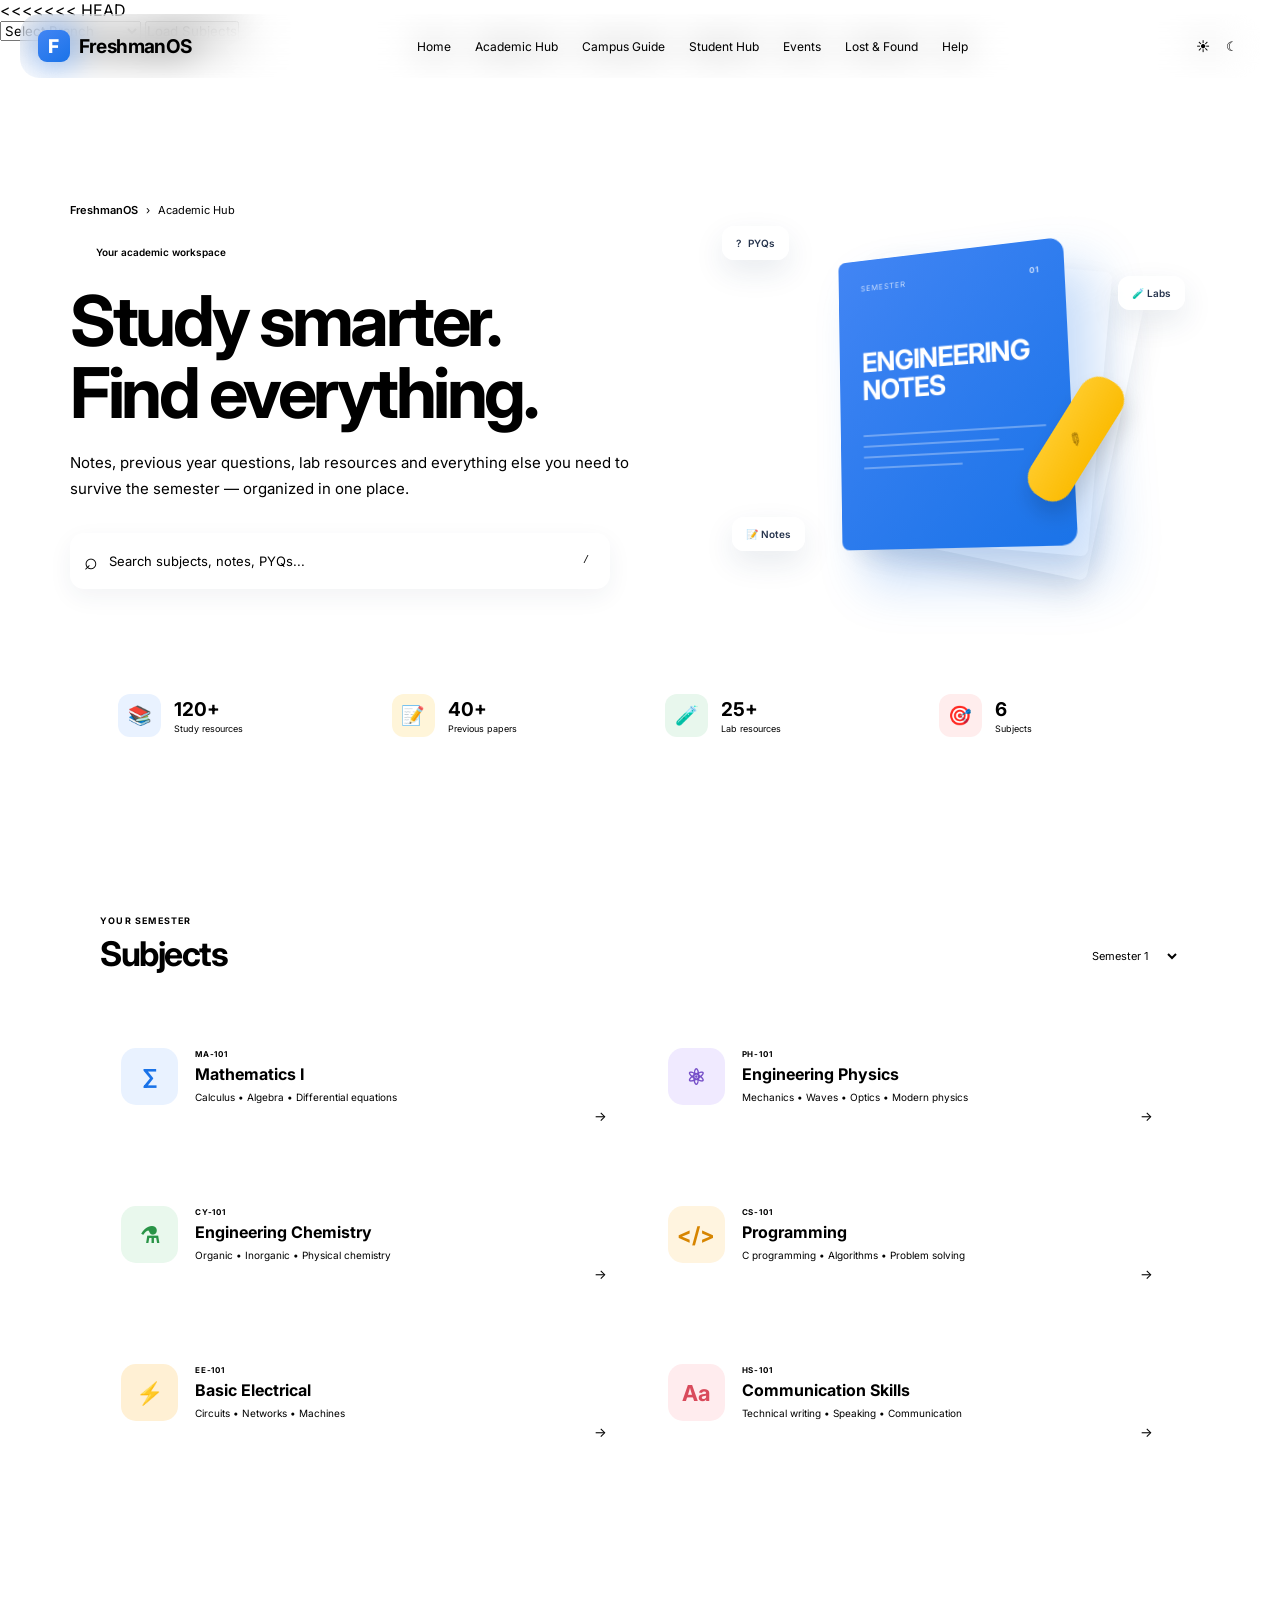
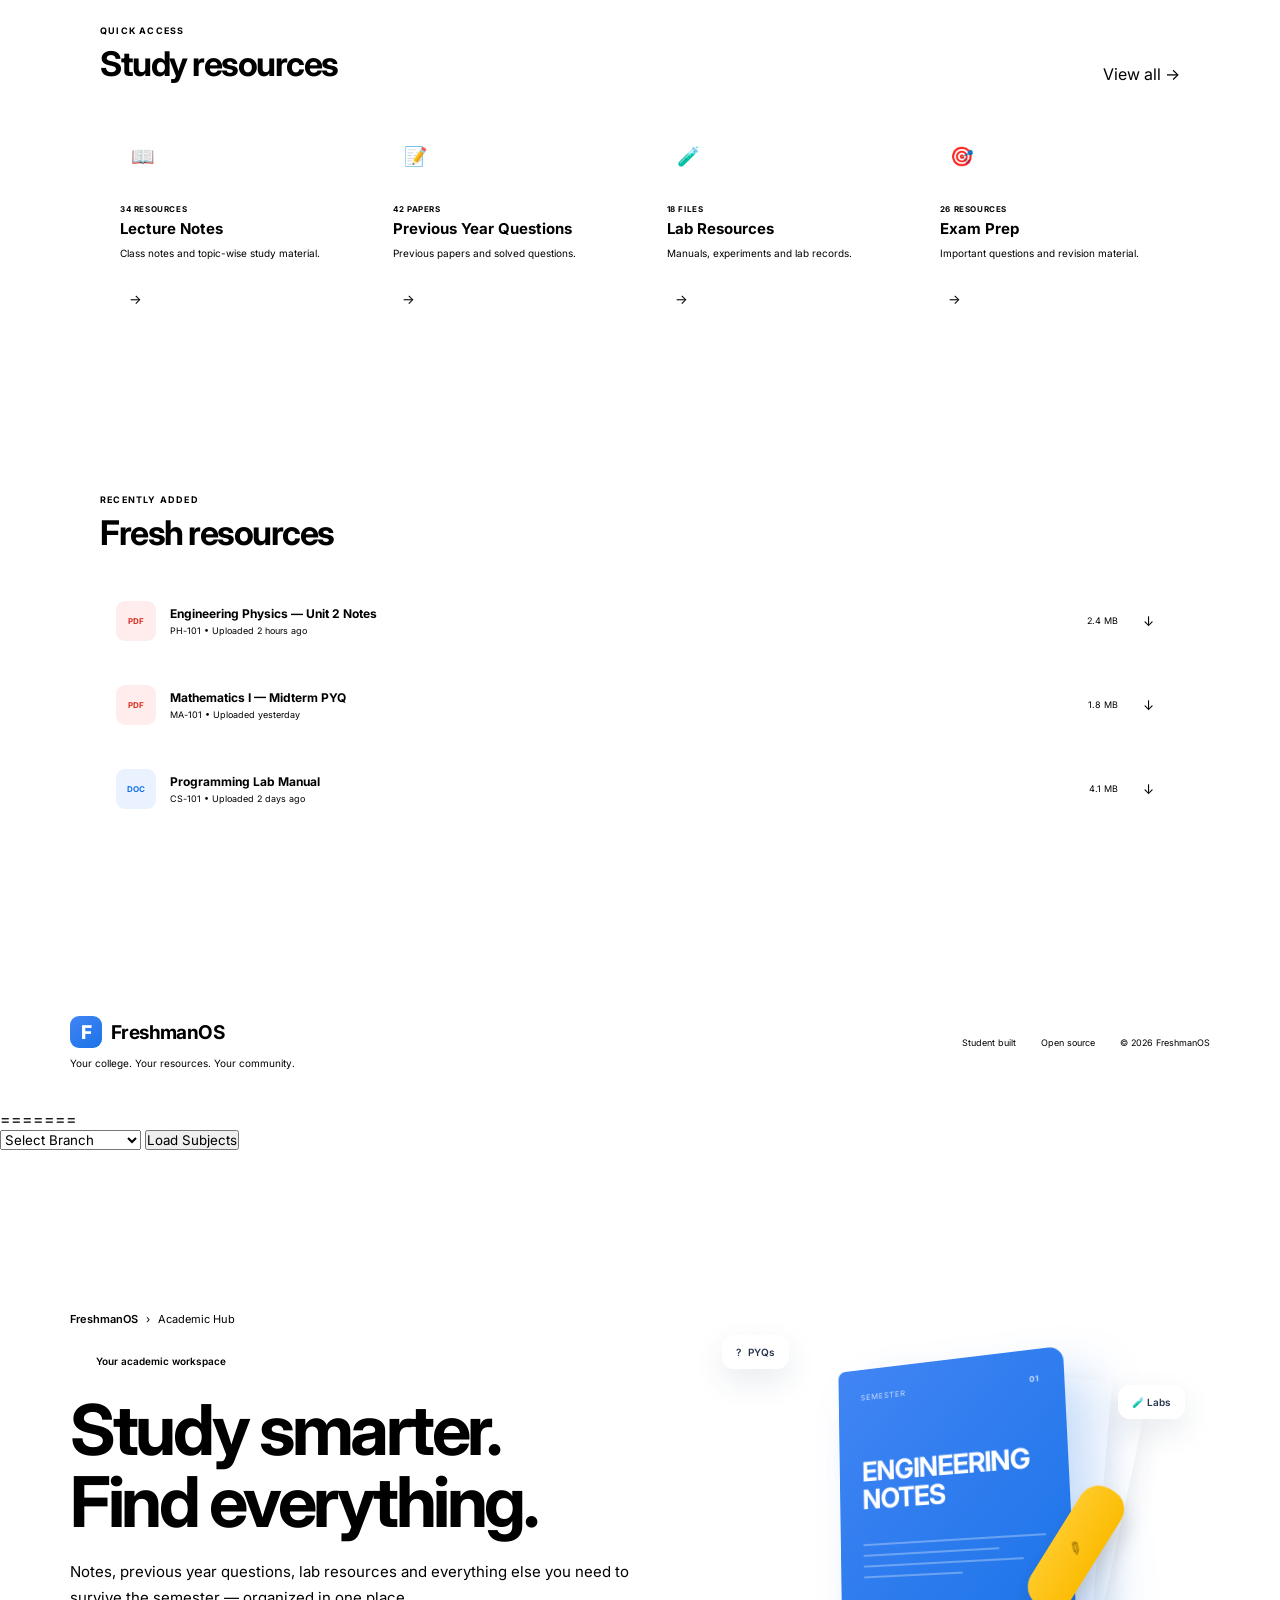
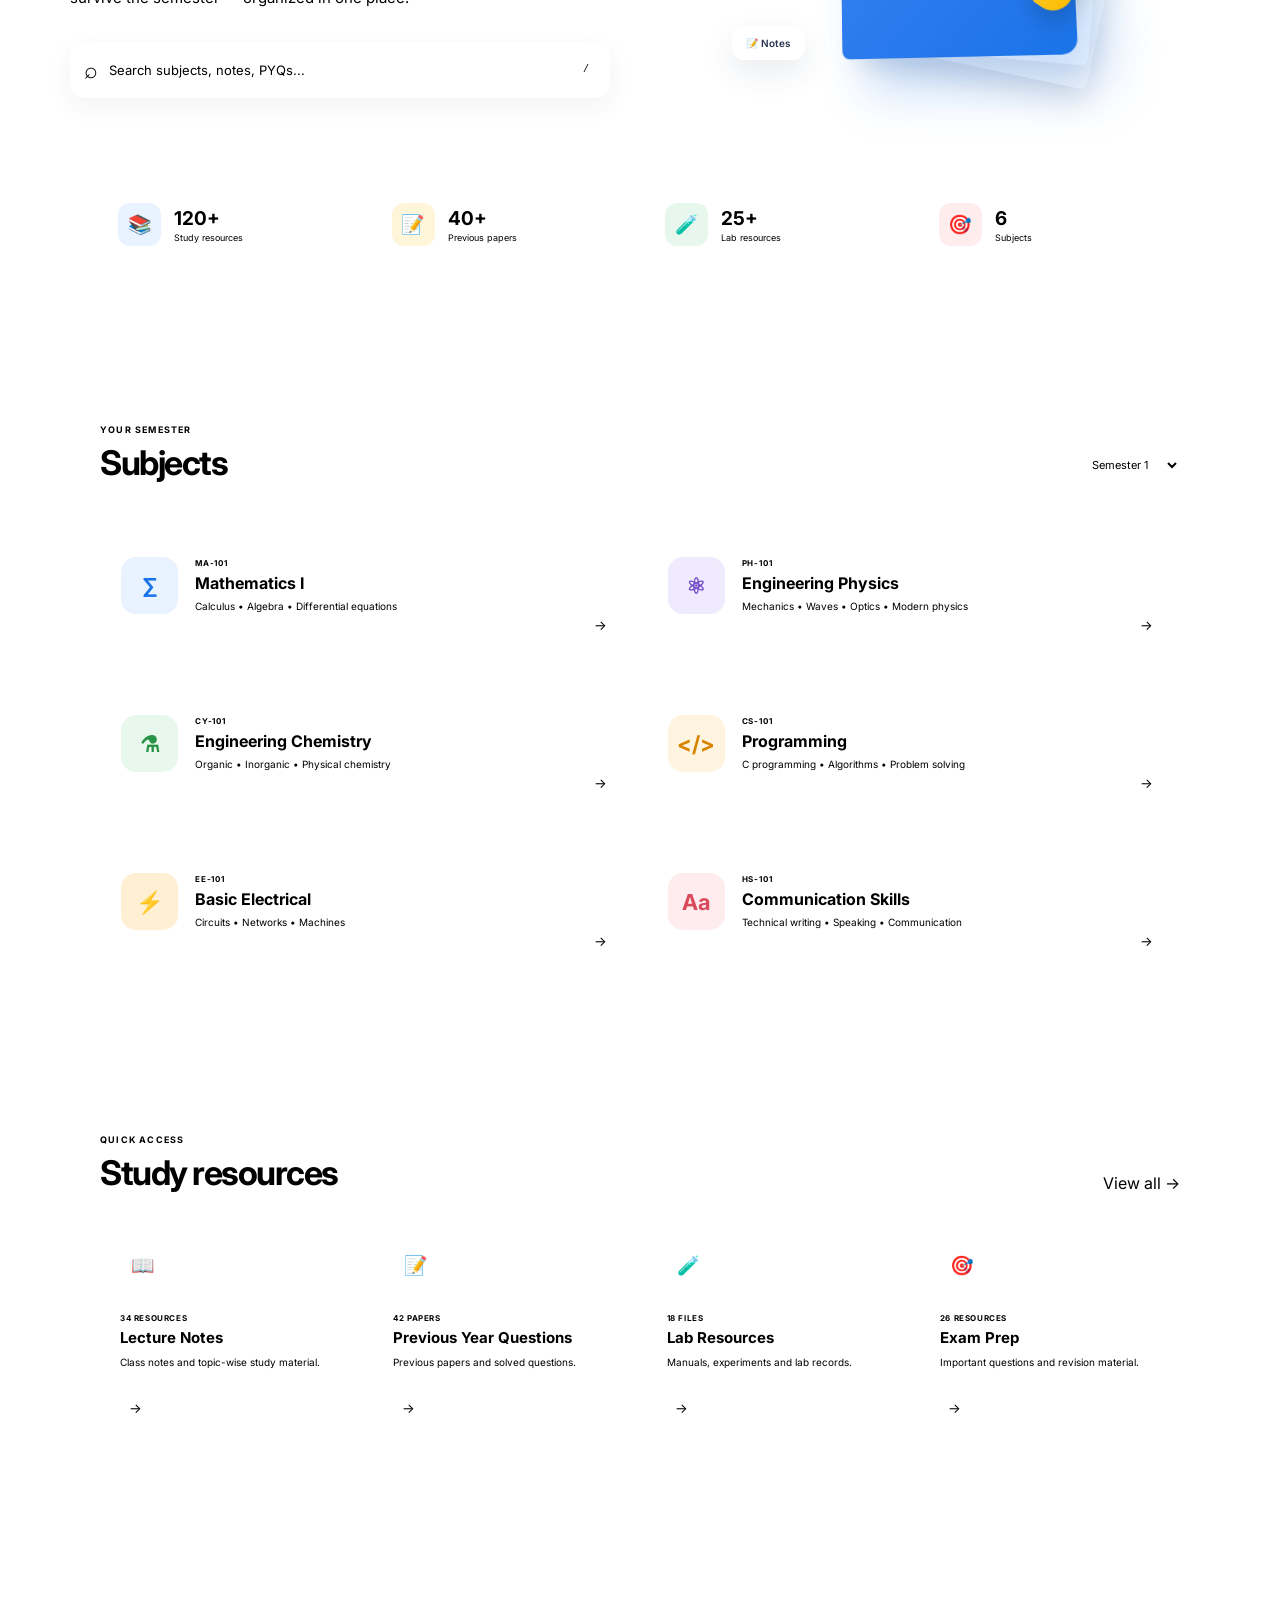
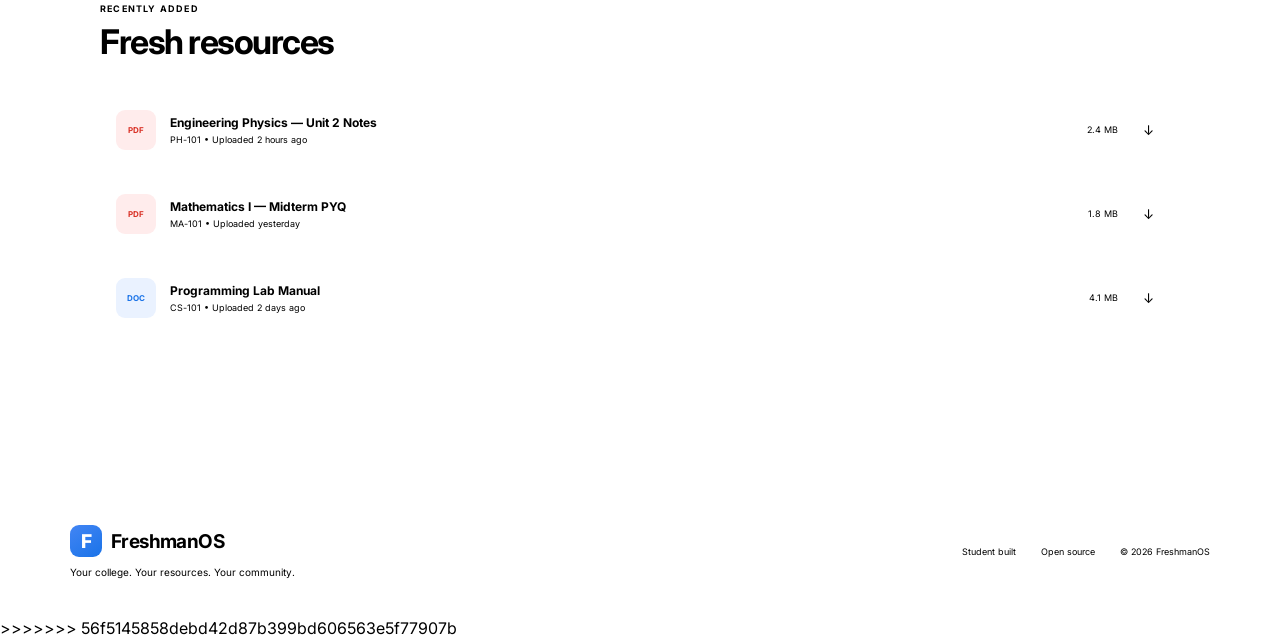
<file: academic/index.html>
<<<<<<< HEAD
<!DOCTYPE html>
<html lang="en">
<head>
    <meta charset="UTF-8">
    <meta name="viewport" content="width=device-width, initial-scale=1.0">

    <title>Academic Hub — FreshmanOS</title>

    <link rel="preconnect" href="https://fonts.googleapis.com">
    <link rel="preconnect" href="https://fonts.gstatic.com" crossorigin>

    <link
        href="https://fonts.googleapis.com/css2?family=Google+Sans:wght@400;500;600;700&family=Inter:wght@400;500;600;700&display=swap"
        rel="stylesheet"
    >

    <link rel="stylesheet" href="style.css">
</head>

<!-- Add this to your academic page -->
<div class="academic-section">
    <select id="branchSelect">
        <option value="">Select Branch</option>
        <option value="CSE">Computer Science</option>
        <option value="ECE">Electronics</option>
        <option value="Mechanical">Mechanical</option>
        <!-- Add other branches -->
    </select>
    
    <button id="loadButton">Load Subjects</button>
    
    <div id="results">
        <!-- Subjects will appear here -->
    </div>
</div>


<body>

<!-- ================= NAVBAR ================= -->

<header class="navbar">

    <div class="nav-inner">

        <a href="../index.html" class="brand">

            <div class="brand-mark">
                F
            </div>

            <span>
                Freshman<span class="blue">OS</span>
            </span>

        </a>


        <nav class="nav-links">

            <a href="../index.html">
                Home
            </a>

            <a class="active" href="index.html">
                Academic Hub
            </a>

            <a href="../campus/index.html">
                Campus Guide
            </a>

            <a href="../student/index.html">
                Student Hub
            </a>

            <a href="../events/index.html">
                Events
            </a>

            <a href="../lost-found/index.html">
                Lost & Found
            </a>

            <a href="../help/index.html">
                Help
            </a>

        </nav>


        <div class="nav-actions">

            <button
                class="theme-toggle"
                id="themeToggle"
                title="Toggle theme"
            >
                ☀︎
                <span></span>
                ☾
            </button>


            <button
                class="menu-btn"
                id="menuBtn"
            >
                ☰
            </button>

        </div>

    </div>


    <div
        class="mobile-nav"
        id="mobileNav"
    >

        <a href="../index.html">
            Home
        </a>

        <a href="index.html">
            Academic Hub
        </a>

        <a href="../campus/index.html">
            Campus Guide
        </a>

        <a href="../student/index.html">
            Student Hub
        </a>

        <a href="../events/index.html">
            Events
        </a>

        <a href="../lost-found/index.html">
            Lost & Found
        </a>

        <a href="../help/index.html">
            Help
        </a>

    </div>

</header>


<!-- ================= MAIN ================= -->

<main>


<!-- ================= HERO ================= -->

<section class="academic-hero">

    <div class="hero-content">

        <div class="breadcrumb">

            <a href="../index.html">
                FreshmanOS
            </a>

            <span>›</span>

            <span>Academic Hub</span>

        </div>


        <div class="eyebrow">

            <span class="dot"></span>

            Your academic workspace

        </div>


        <h1>
            Study smarter.
            <span>Find everything.</span>
        </h1>


        <p>
            Notes, previous year questions, lab resources and
            everything else you need to survive the semester —
            organized in one place.
        </p>


        <!-- Search -->

        <div class="search-box">

            <span class="search-icon">
                ⌕
            </span>

            <input
                type="text"
                id="searchInput"
                placeholder="Search subjects, notes, PYQs..."
            >

            <kbd>
                /
            </kbd>

        </div>

    </div>


    <!-- 3D academic object -->

    <div class="academic-visual">

        <div class="paper paper-back"></div>

        <div class="paper paper-middle"></div>

        <div class="notebook">

            <div class="notebook-top">
                <span>SEMESTER</span>
                <strong>01</strong>
            </div>

            <div class="notebook-title">
                ENGINEERING
                <br>
                NOTES
            </div>

            <div class="notebook-lines">

                <span></span>
                <span></span>
                <span></span>
                <span></span>

            </div>

            <div class="notebook-pen">
                ✎
            </div>

        </div>


        <div class="floating-item item-pyq">
            <span>?</span>
            PYQs
        </div>

        <div class="floating-item item-lab">
            🧪
            Labs
        </div>

        <div class="floating-item item-notes">
            📝
            Notes
        </div>

    </div>

</section>


<!-- ================= QUICK STATS ================= -->

<section class="stats">

    <div class="stat-card">

        <div class="stat-icon blue-bg">
            📚
        </div>

        <div>
            <strong>120+</strong>
            <span>Study resources</span>
        </div>

    </div>


    <div class="stat-card">

        <div class="stat-icon yellow-bg">
            📝
        </div>

        <div>
            <strong>40+</strong>
            <span>Previous papers</span>
        </div>

    </div>


    <div class="stat-card">

        <div class="stat-icon green-bg">
            🧪
        </div>

        <div>
            <strong>25+</strong>
            <span>Lab resources</span>
        </div>

    </div>


    <div class="stat-card">

        <div class="stat-icon red-bg">
            🎯
        </div>

        <div>
            <strong>6</strong>
            <span>Subjects</span>
        </div>

    </div>

</section>


<!-- ================= SUBJECTS ================= -->

<section class="subjects-section">

    <div class="section-heading">

        <div>

            <div class="section-label">
                YOUR SEMESTER
            </div>

            <h2>
                Subjects
            </h2>

        </div>


        <select id="semesterSelect">

            <option value="1">
                Semester 1
            </option>

            <option value="2">
                Semester 2
            </option>

        </select>

    </div>


    <div
        class="subjects-grid"
        id="subjectsGrid"
    >


        <!-- Mathematics -->

        <article
            class="subject-card"
            data-search="mathematics maths calculus algebra"
        >

            <div class="subject-icon math">
                ∑
            </div>

            <div class="subject-info">

                <span class="subject-code">
                    MA-101
                </span>

                <h3>
                    Mathematics I
                </h3>

                <p>
                    Calculus • Algebra • Differential equations
                </p>

            </div>

            <button class="open-subject">
                →
            </button>

        </article>


        <!-- Physics -->

        <article
            class="subject-card"
            data-search="physics mechanics electricity optics"
        >

            <div class="subject-icon physics">
                ⚛
            </div>

            <div class="subject-info">

                <span class="subject-code">
                    PH-101
                </span>

                <h3>
                    Engineering Physics
                </h3>

                <p>
                    Mechanics • Waves • Optics • Modern physics
                </p>

            </div>

            <button class="open-subject">
                →
            </button>

        </article>


        <!-- Chemistry -->

        <article
            class="subject-card"
            data-search="chemistry organic inorganic chemistry"
        >

            <div class="subject-icon chemistry">
                ⚗
            </div>

            <div class="subject-info">

                <span class="subject-code">
                    CY-101
                </span>

                <h3>
                    Engineering Chemistry
                </h3>

                <p>
                    Organic • Inorganic • Physical chemistry
                </p>

            </div>

            <button class="open-subject">
                →
            </button>

        </article>


        <!-- Programming -->

        <article
            class="subject-card"
            data-search="programming c c++ coding computer"
        >

            <div class="subject-icon programming">
                &lt;/&gt;
            </div>

            <div class="subject-info">

                <span class="subject-code">
                    CS-101
                </span>

                <h3>
                    Programming
                </h3>

                <p>
                    C programming • Algorithms • Problem solving
                </p>

            </div>

            <button class="open-subject">
                →
            </button>

        </article>


        <!-- Electrical -->

        <article
            class="subject-card"
            data-search="electrical circuits electronics current"
        >

            <div class="subject-icon electrical">
                ⚡
            </div>

            <div class="subject-info">

                <span class="subject-code">
                    EE-101
                </span>

                <h3>
                    Basic Electrical
                </h3>

                <p>
                    Circuits • Networks • Machines
                </p>

            </div>

            <button class="open-subject">
                →
            </button>

        </article>


        <!-- Communication -->

        <article
            class="subject-card"
            data-search="english communication professional english"
        >

            <div class="subject-icon communication">
                Aa
            </div>

            <div class="subject-info">

                <span class="subject-code">
                    HS-101
                </span>

                <h3>
                    Communication Skills
                </h3>

                <p>
                    Technical writing • Speaking • Communication
                </p>

            </div>

            <button class="open-subject">
                →
            </button>

        </article>


    </div>


    <div
        class="no-results"
        id="noResults"
    >
        No subjects found.
    </div>

</section>


<!-- ================= RESOURCES ================= -->

<section class="resources-section">

    <div class="section-heading">

        <div>

            <div class="section-label">
                QUICK ACCESS
            </div>

            <h2>
                Study resources
            </h2>

        </div>

        <a
            href="#"
            class="view-all"
        >
            View all →
        </a>

    </div>


    <div class="resource-grid">


        <article class="resource-card">

            <div class="resource-icon">
                📖
            </div>

            <div>

                <span>
                    34 resources
                </span>

                <h3>
                    Lecture Notes
                </h3>

                <p>
                    Class notes and topic-wise study material.
                </p>

            </div>

            <button>
                →
            </button>

        </article>


        <article class="resource-card">

            <div class="resource-icon">
                📝
            </div>

            <div>

                <span>
                    42 papers
                </span>

                <h3>
                    Previous Year Questions
                </h3>

                <p>
                    Previous papers and solved questions.
                </p>

            </div>

            <button>
                →
            </button>

        </article>


        <article class="resource-card">

            <div class="resource-icon">
                🧪
            </div>

            <div>

                <span>
                    18 files
                </span>

                <h3>
                    Lab Resources
                </h3>

                <p>
                    Manuals, experiments and lab records.
                </p>

            </div>

            <button>
                →
            </button>

        </article>


        <article class="resource-card">

            <div class="resource-icon">
                🎯
            </div>

            <div>

                <span>
                    26 resources
                </span>

                <h3>
                    Exam Prep
                </h3>

                <p>
                    Important questions and revision material.
                </p>

            </div>

            <button>
                →
            </button>

        </article>

    </div>

</section>


<!-- ================= RECENT UPLOADS ================= -->

<section class="recent-section">

    <div class="section-heading">

        <div>

            <div class="section-label">
                RECENTLY ADDED
            </div>

            <h2>
                Fresh resources
            </h2>

        </div>

    </div>


    <div class="recent-list">


        <div class="recent-item">

            <div class="file-icon pdf">
                PDF
            </div>

            <div class="file-info">

                <h3>
                    Engineering Physics — Unit 2 Notes
                </h3>

                <span>
                    PH-101 • Uploaded 2 hours ago
                </span>

            </div>

            <span class="file-size">
                2.4 MB
            </span>

            <button class="download-btn">
                ↓
            </button>

        </div>


        <div class="recent-item">

            <div class="file-icon pdf">
                PDF
            </div>

            <div class="file-info">

                <h3>
                    Mathematics I — Midterm PYQ
                </h3>

                <span>
                    MA-101 • Uploaded yesterday
                </span>

            </div>

            <span class="file-size">
                1.8 MB
            </span>

            <button class="download-btn">
                ↓
            </button>

        </div>


        <div class="recent-item">

            <div class="file-icon doc">
                DOC
            </div>

            <div class="file-info">

                <h3>
                    Programming Lab Manual
                </h3>

                <span>
                    CS-101 • Uploaded 2 days ago
                </span>

            </div>

            <span class="file-size">
                4.1 MB
            </span>

            <button class="download-btn">
                ↓
            </button>

        </div>


    </div>

</section>


<!-- ================= FOOTER ================= -->

<footer>

    <div class="footer-inner">

        <div class="footer-brand">

            <a
                href="../index.html"
                class="brand"
            >

                <div class="brand-mark">
                    F
                </div>

                <span>
                    Freshman<span class="blue">OS</span>
                </span>

            </a>

            <p>
                Your college. Your resources.
                Your community.
            </p>

        </div>


        <div class="footer-right">

            <span>
                Student built
            </span>

            <span>
                Open source
            </span>

            <span>
                © 2026 FreshmanOS
            </span>

        </div>

    </div>

</footer>


<!-- ================= MODAL ================= -->

<div
    class="modal-overlay"
    id="modalOverlay"
>

    <div class="resource-modal">

        <button
            class="close-modal"
            id="closeModal"
        >
            ×
        </button>

        <div class="modal-icon">
            📚
        </div>

        <span class="modal-code">
            SUBJECT
        </span>

        <h2 id="modalTitle">
            Mathematics I
        </h2>

        <p id="modalDescription">
            Choose the resource you want to explore.
        </p>


        <div class="modal-options">

            <button>
                📖 Notes
                <span>→</span>
            </button>

            <button>
                📝 Previous Questions
                <span>→</span>
            </button>

            <button>
                🧪 Lab Resources
                <span>→</span>
            </button>

            <button>
                🎯 Important Questions
                <span>→</span>
            </button>

        </div>

    </div>

</div>


<script src="script.js"></script>

</body>
</html>
=======
<!DOCTYPE html>
<html lang="en">
<head>
    <meta charset="UTF-8">
    <meta name="viewport" content="width=device-width, initial-scale=1.0">

    <title>Academic Hub — FreshmanOS</title>

    <link rel="preconnect" href="https://fonts.googleapis.com">
    <link rel="preconnect" href="https://fonts.gstatic.com" crossorigin>

    <link
        href="https://fonts.googleapis.com/css2?family=Google+Sans:wght@400;500;600;700&family=Inter:wght@400;500;600;700&display=swap"
        rel="stylesheet"
    >

    <link rel="stylesheet" href="style.css">
</head>

<!-- Add this to your academic page -->
<div class="academic-section">
    <select id="branchSelect">
        <option value="">Select Branch</option>
        <option value="CSE">Computer Science</option>
        <option value="ECE">Electronics</option>
        <option value="Mechanical">Mechanical</option>
        <!-- Add other branches -->
    </select>
    
    <button id="loadButton">Load Subjects</button>
    
    <div id="results">
        <!-- Subjects will appear here -->
    </div>
</div>


<body>

<!-- ================= NAVBAR ================= -->

<header class="navbar">

    <div class="nav-inner">

        <a href="../index.html" class="brand">

            <div class="brand-mark">
                F
            </div>

            <span>
                Freshman<span class="blue">OS</span>
            </span>

        </a>


        <nav class="nav-links">

            <a href="../index.html">
                Home
            </a>

            <a class="active" href="index.html">
                Academic Hub
            </a>

            <a href="../campus/index.html">
                Campus Guide
            </a>

            <a href="../student/index.html">
                Student Hub
            </a>

            <a href="../events/index.html">
                Events
            </a>

            <a href="../lost-found/index.html">
                Lost & Found
            </a>

            <a href="../help/index.html">
                Help
            </a>

        </nav>


        <div class="nav-actions">

            <button
                class="theme-toggle"
                id="themeToggle"
                title="Toggle theme"
            >
                ☀︎
                <span></span>
                ☾
            </button>


            <button
                class="menu-btn"
                id="menuBtn"
            >
                ☰
            </button>

        </div>

    </div>


    <div
        class="mobile-nav"
        id="mobileNav"
    >

        <a href="../index.html">
            Home
        </a>

        <a href="index.html">
            Academic Hub
        </a>

        <a href="../campus/index.html">
            Campus Guide
        </a>

        <a href="../student/index.html">
            Student Hub
        </a>

        <a href="../events/index.html">
            Events
        </a>

        <a href="../lost-found/index.html">
            Lost & Found
        </a>

        <a href="../help/index.html">
            Help
        </a>

    </div>

</header>


<!-- ================= MAIN ================= -->

<main>


<!-- ================= HERO ================= -->

<section class="academic-hero">

    <div class="hero-content">

        <div class="breadcrumb">

            <a href="../index.html">
                FreshmanOS
            </a>

            <span>›</span>

            <span>Academic Hub</span>

        </div>


        <div class="eyebrow">

            <span class="dot"></span>

            Your academic workspace

        </div>


        <h1>
            Study smarter.
            <span>Find everything.</span>
        </h1>


        <p>
            Notes, previous year questions, lab resources and
            everything else you need to survive the semester —
            organized in one place.
        </p>


        <!-- Search -->

        <div class="search-box">

            <span class="search-icon">
                ⌕
            </span>

            <input
                type="text"
                id="searchInput"
                placeholder="Search subjects, notes, PYQs..."
            >

            <kbd>
                /
            </kbd>

        </div>

    </div>


    <!-- 3D academic object -->

    <div class="academic-visual">

        <div class="paper paper-back"></div>

        <div class="paper paper-middle"></div>

        <div class="notebook">

            <div class="notebook-top">
                <span>SEMESTER</span>
                <strong>01</strong>
            </div>

            <div class="notebook-title">
                ENGINEERING
                <br>
                NOTES
            </div>

            <div class="notebook-lines">

                <span></span>
                <span></span>
                <span></span>
                <span></span>

            </div>

            <div class="notebook-pen">
                ✎
            </div>

        </div>


        <div class="floating-item item-pyq">
            <span>?</span>
            PYQs
        </div>

        <div class="floating-item item-lab">
            🧪
            Labs
        </div>

        <div class="floating-item item-notes">
            📝
            Notes
        </div>

    </div>

</section>


<!-- ================= QUICK STATS ================= -->

<section class="stats">

    <div class="stat-card">

        <div class="stat-icon blue-bg">
            📚
        </div>

        <div>
            <strong>120+</strong>
            <span>Study resources</span>
        </div>

    </div>


    <div class="stat-card">

        <div class="stat-icon yellow-bg">
            📝
        </div>

        <div>
            <strong>40+</strong>
            <span>Previous papers</span>
        </div>

    </div>


    <div class="stat-card">

        <div class="stat-icon green-bg">
            🧪
        </div>

        <div>
            <strong>25+</strong>
            <span>Lab resources</span>
        </div>

    </div>


    <div class="stat-card">

        <div class="stat-icon red-bg">
            🎯
        </div>

        <div>
            <strong>6</strong>
            <span>Subjects</span>
        </div>

    </div>

</section>


<!-- ================= SUBJECTS ================= -->

<section class="subjects-section">

    <div class="section-heading">

        <div>

            <div class="section-label">
                YOUR SEMESTER
            </div>

            <h2>
                Subjects
            </h2>

        </div>


        <select id="semesterSelect">

            <option value="1">
                Semester 1
            </option>

            <option value="2">
                Semester 2
            </option>

        </select>

    </div>


    <div
        class="subjects-grid"
        id="subjectsGrid"
    >


        <!-- Mathematics -->

        <article
            class="subject-card"
            data-search="mathematics maths calculus algebra"
        >

            <div class="subject-icon math">
                ∑
            </div>

            <div class="subject-info">

                <span class="subject-code">
                    MA-101
                </span>

                <h3>
                    Mathematics I
                </h3>

                <p>
                    Calculus • Algebra • Differential equations
                </p>

            </div>

            <button class="open-subject">
                →
            </button>

        </article>


        <!-- Physics -->

        <article
            class="subject-card"
            data-search="physics mechanics electricity optics"
        >

            <div class="subject-icon physics">
                ⚛
            </div>

            <div class="subject-info">

                <span class="subject-code">
                    PH-101
                </span>

                <h3>
                    Engineering Physics
                </h3>

                <p>
                    Mechanics • Waves • Optics • Modern physics
                </p>

            </div>

            <button class="open-subject">
                →
            </button>

        </article>


        <!-- Chemistry -->

        <article
            class="subject-card"
            data-search="chemistry organic inorganic chemistry"
        >

            <div class="subject-icon chemistry">
                ⚗
            </div>

            <div class="subject-info">

                <span class="subject-code">
                    CY-101
                </span>

                <h3>
                    Engineering Chemistry
                </h3>

                <p>
                    Organic • Inorganic • Physical chemistry
                </p>

            </div>

            <button class="open-subject">
                →
            </button>

        </article>


        <!-- Programming -->

        <article
            class="subject-card"
            data-search="programming c c++ coding computer"
        >

            <div class="subject-icon programming">
                &lt;/&gt;
            </div>

            <div class="subject-info">

                <span class="subject-code">
                    CS-101
                </span>

                <h3>
                    Programming
                </h3>

                <p>
                    C programming • Algorithms • Problem solving
                </p>

            </div>

            <button class="open-subject">
                →
            </button>

        </article>


        <!-- Electrical -->

        <article
            class="subject-card"
            data-search="electrical circuits electronics current"
        >

            <div class="subject-icon electrical">
                ⚡
            </div>

            <div class="subject-info">

                <span class="subject-code">
                    EE-101
                </span>

                <h3>
                    Basic Electrical
                </h3>

                <p>
                    Circuits • Networks • Machines
                </p>

            </div>

            <button class="open-subject">
                →
            </button>

        </article>


        <!-- Communication -->

        <article
            class="subject-card"
            data-search="english communication professional english"
        >

            <div class="subject-icon communication">
                Aa
            </div>

            <div class="subject-info">

                <span class="subject-code">
                    HS-101
                </span>

                <h3>
                    Communication Skills
                </h3>

                <p>
                    Technical writing • Speaking • Communication
                </p>

            </div>

            <button class="open-subject">
                →
            </button>

        </article>


    </div>


    <div
        class="no-results"
        id="noResults"
    >
        No subjects found.
    </div>

</section>


<!-- ================= RESOURCES ================= -->

<section class="resources-section">

    <div class="section-heading">

        <div>

            <div class="section-label">
                QUICK ACCESS
            </div>

            <h2>
                Study resources
            </h2>

        </div>

        <a
            href="#"
            class="view-all"
        >
            View all →
        </a>

    </div>


    <div class="resource-grid">


        <article class="resource-card">

            <div class="resource-icon">
                📖
            </div>

            <div>

                <span>
                    34 resources
                </span>

                <h3>
                    Lecture Notes
                </h3>

                <p>
                    Class notes and topic-wise study material.
                </p>

            </div>

            <button>
                →
            </button>

        </article>


        <article class="resource-card">

            <div class="resource-icon">
                📝
            </div>

            <div>

                <span>
                    42 papers
                </span>

                <h3>
                    Previous Year Questions
                </h3>

                <p>
                    Previous papers and solved questions.
                </p>

            </div>

            <button>
                →
            </button>

        </article>


        <article class="resource-card">

            <div class="resource-icon">
                🧪
            </div>

            <div>

                <span>
                    18 files
                </span>

                <h3>
                    Lab Resources
                </h3>

                <p>
                    Manuals, experiments and lab records.
                </p>

            </div>

            <button>
                →
            </button>

        </article>


        <article class="resource-card">

            <div class="resource-icon">
                🎯
            </div>

            <div>

                <span>
                    26 resources
                </span>

                <h3>
                    Exam Prep
                </h3>

                <p>
                    Important questions and revision material.
                </p>

            </div>

            <button>
                →
            </button>

        </article>

    </div>

</section>


<!-- ================= RECENT UPLOADS ================= -->

<section class="recent-section">

    <div class="section-heading">

        <div>

            <div class="section-label">
                RECENTLY ADDED
            </div>

            <h2>
                Fresh resources
            </h2>

        </div>

    </div>


    <div class="recent-list">


        <div class="recent-item">

            <div class="file-icon pdf">
                PDF
            </div>

            <div class="file-info">

                <h3>
                    Engineering Physics — Unit 2 Notes
                </h3>

                <span>
                    PH-101 • Uploaded 2 hours ago
                </span>

            </div>

            <span class="file-size">
                2.4 MB
            </span>

            <button class="download-btn">
                ↓
            </button>

        </div>


        <div class="recent-item">

            <div class="file-icon pdf">
                PDF
            </div>

            <div class="file-info">

                <h3>
                    Mathematics I — Midterm PYQ
                </h3>

                <span>
                    MA-101 • Uploaded yesterday
                </span>

            </div>

            <span class="file-size">
                1.8 MB
            </span>

            <button class="download-btn">
                ↓
            </button>

        </div>


        <div class="recent-item">

            <div class="file-icon doc">
                DOC
            </div>

            <div class="file-info">

                <h3>
                    Programming Lab Manual
                </h3>

                <span>
                    CS-101 • Uploaded 2 days ago
                </span>

            </div>

            <span class="file-size">
                4.1 MB
            </span>

            <button class="download-btn">
                ↓
            </button>

        </div>


    </div>

</section>


<!-- ================= FOOTER ================= -->

<footer>

    <div class="footer-inner">

        <div class="footer-brand">

            <a
                href="../index.html"
                class="brand"
            >

                <div class="brand-mark">
                    F
                </div>

                <span>
                    Freshman<span class="blue">OS</span>
                </span>

            </a>

            <p>
                Your college. Your resources.
                Your community.
            </p>

        </div>


        <div class="footer-right">

            <span>
                Student built
            </span>

            <span>
                Open source
            </span>

            <span>
                © 2026 FreshmanOS
            </span>

        </div>

    </div>

</footer>


<!-- ================= MODAL ================= -->

<div
    class="modal-overlay"
    id="modalOverlay"
>

    <div class="resource-modal">

        <button
            class="close-modal"
            id="closeModal"
        >
            ×
        </button>

        <div class="modal-icon">
            📚
        </div>

        <span class="modal-code">
            SUBJECT
        </span>

        <h2 id="modalTitle">
            Mathematics I
        </h2>

        <p id="modalDescription">
            Choose the resource you want to explore.
        </p>


        <div class="modal-options">

            <button>
                📖 Notes
                <span>→</span>
            </button>

            <button>
                📝 Previous Questions
                <span>→</span>
            </button>

            <button>
                🧪 Lab Resources
                <span>→</span>
            </button>

            <button>
                🎯 Important Questions
                <span>→</span>
            </button>

        </div>

    </div>

</div>


<script src="script.js"></script>

</body>
</html>
>>>>>>> 56f5145858debd42d87b399bd606563e5f77907b
</file>
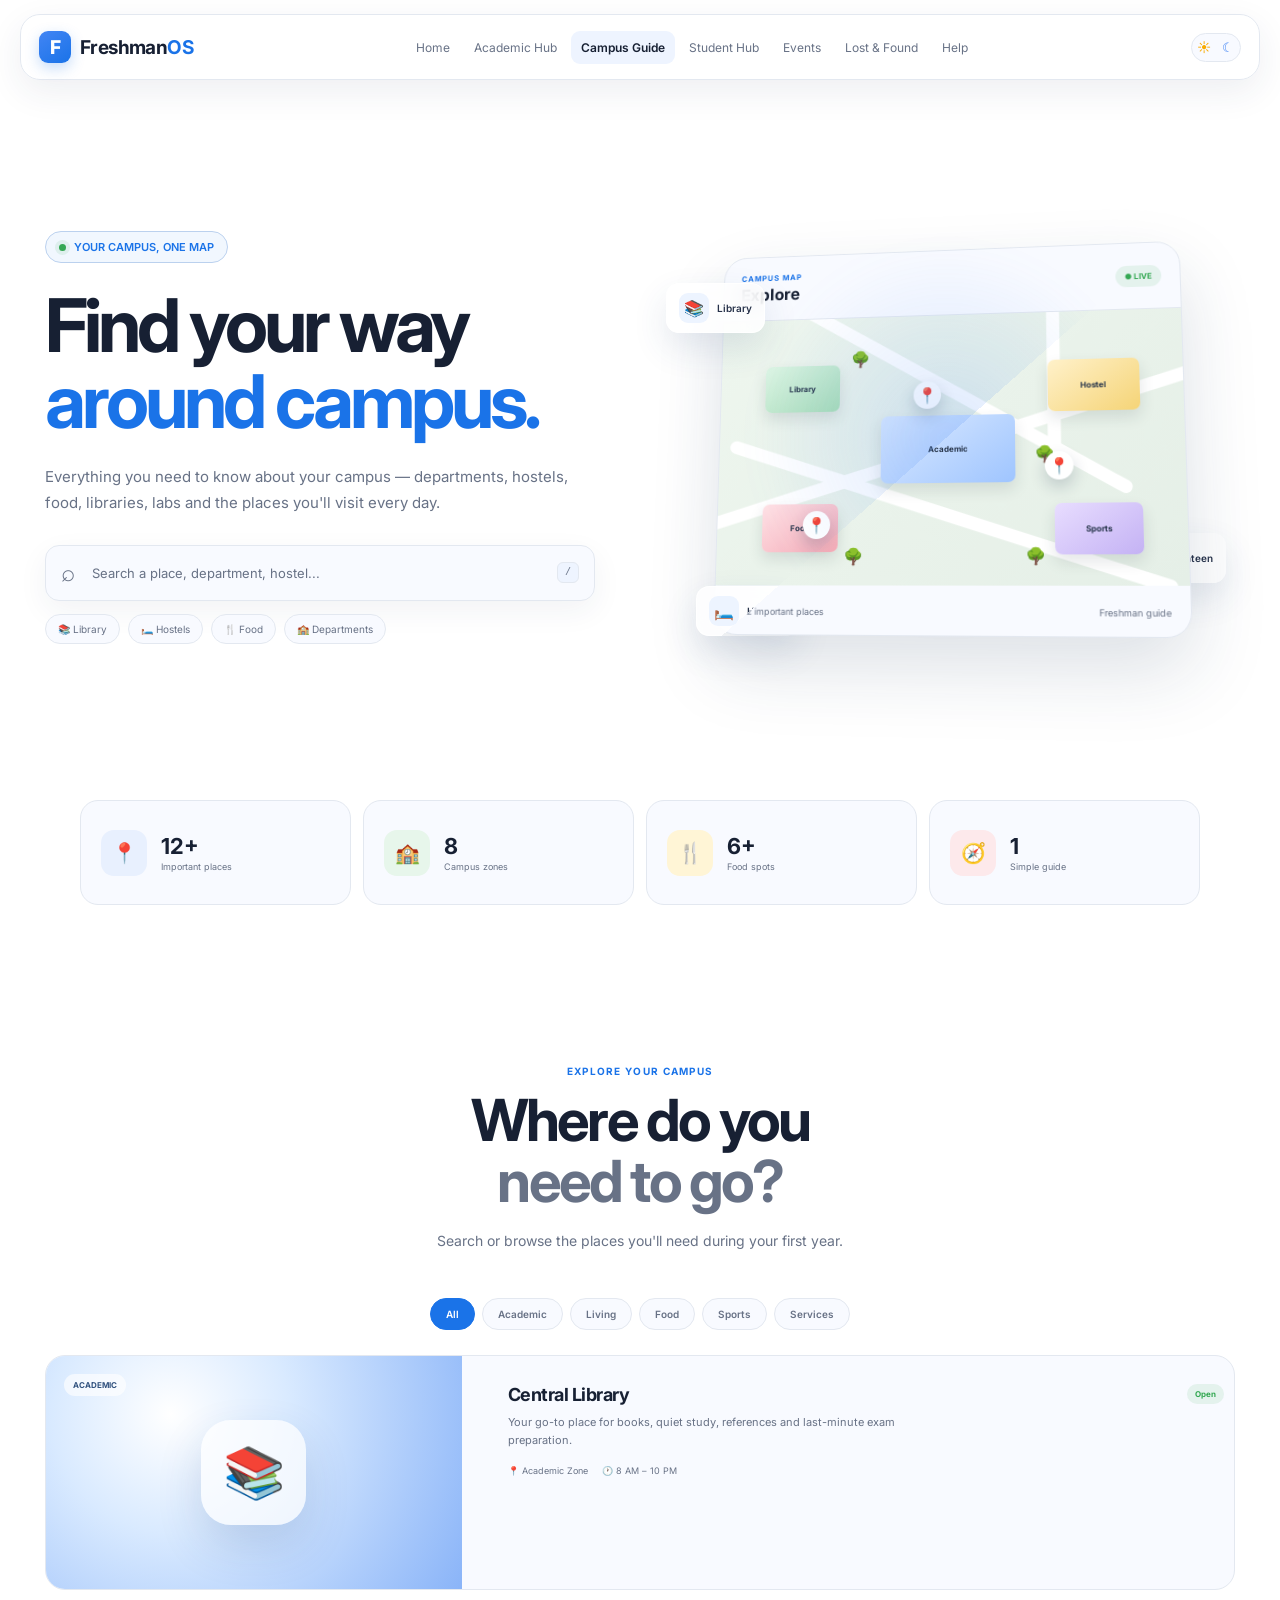
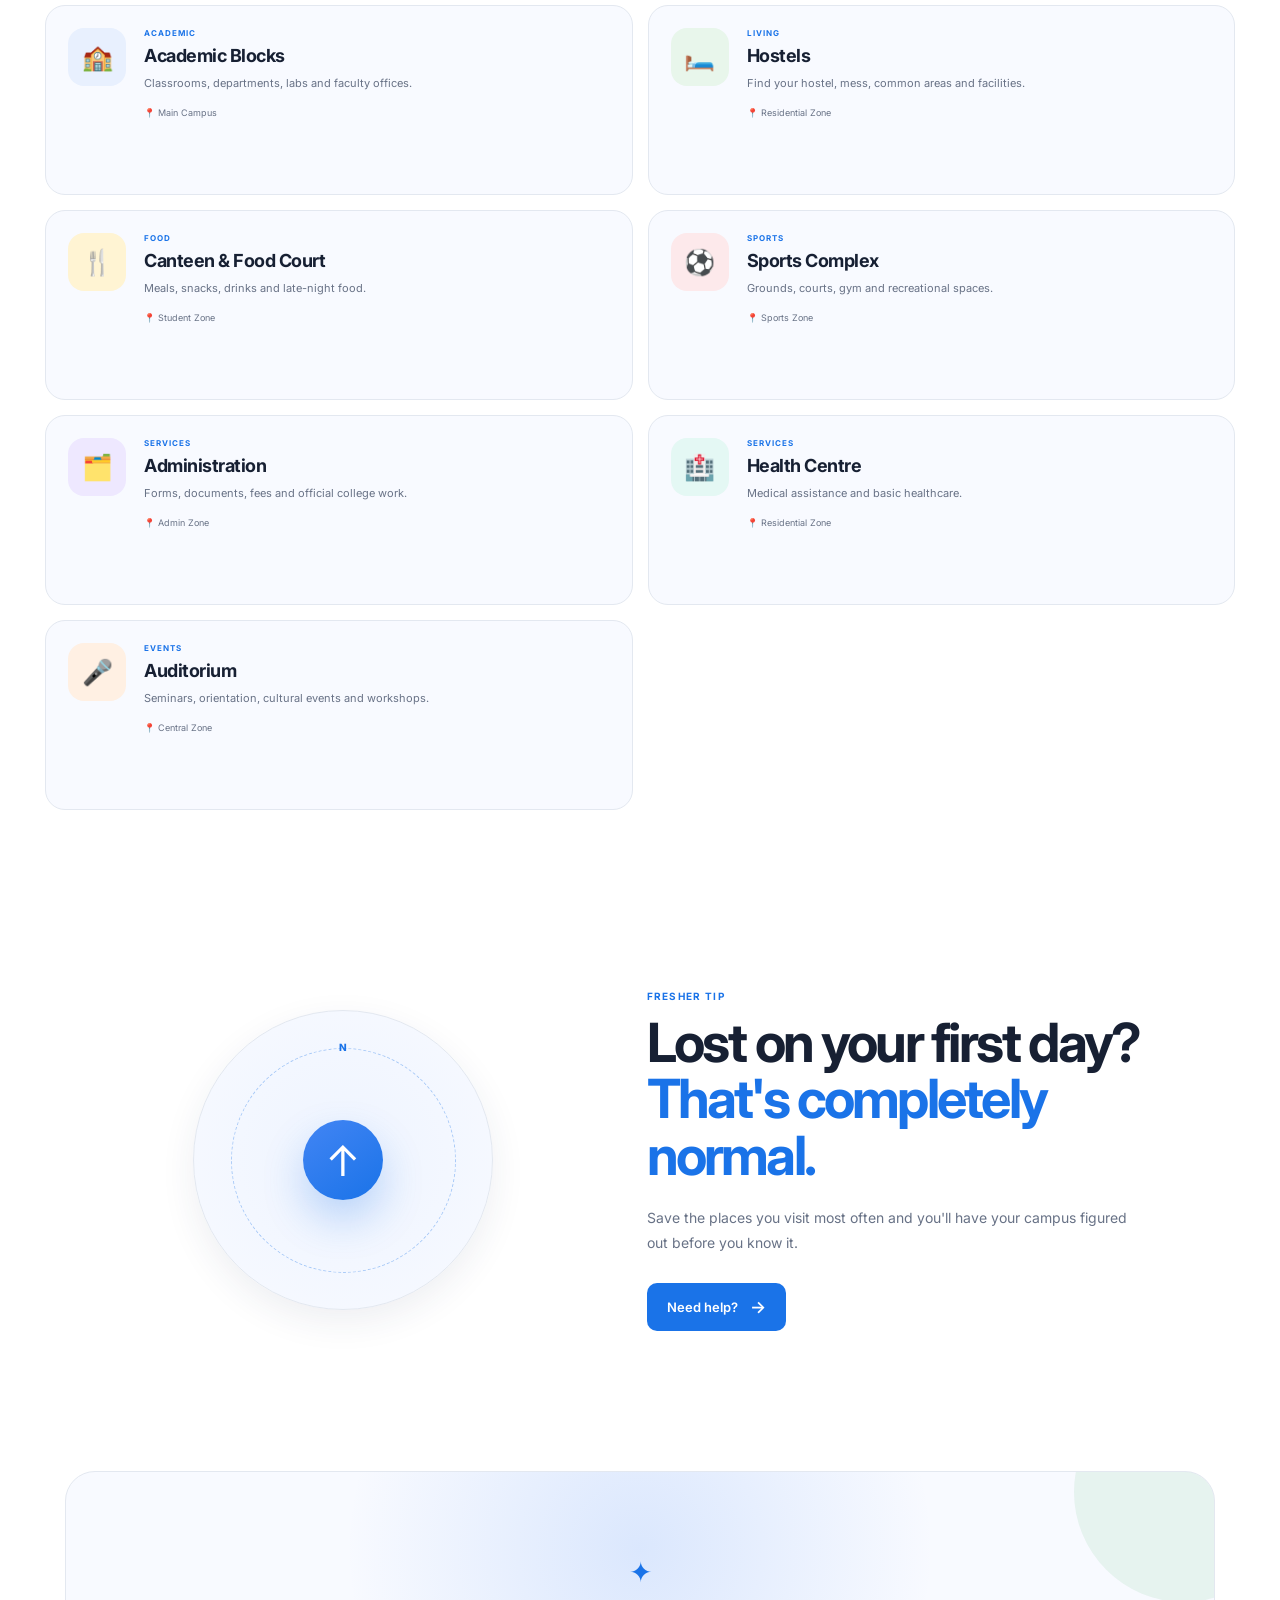
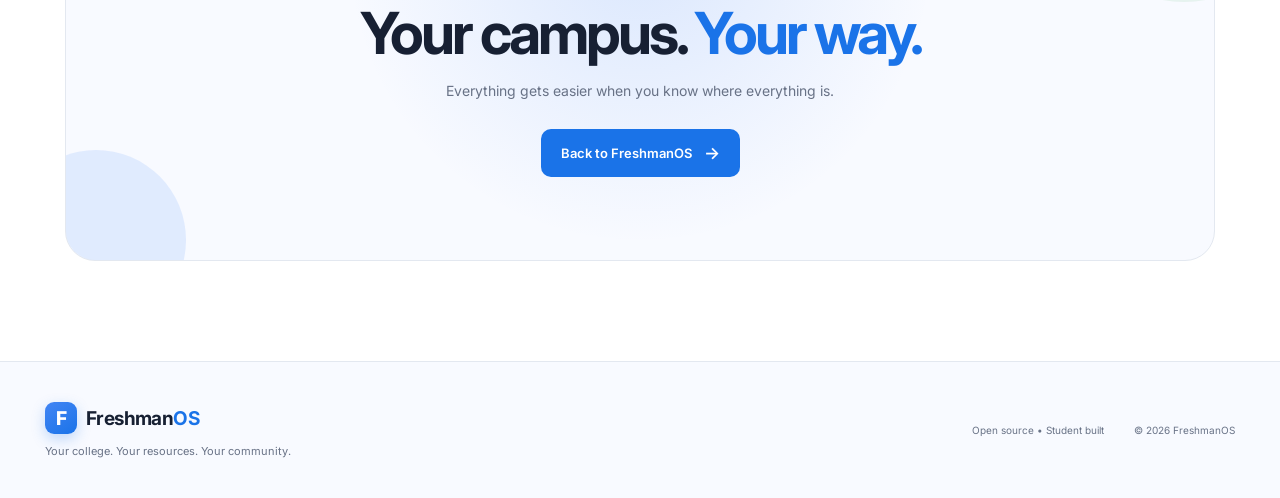
<file: campus/index.html>
<!DOCTYPE html>
<html lang="en">

<head>

    <meta charset="UTF-8">

    <meta
        name="viewport"
        content="width=device-width, initial-scale=1.0"
    >

    <title>Campus Guide — FreshmanOS</title>


    <link rel="preconnect" href="https://fonts.googleapis.com">

    <link
        rel="preconnect"
        href="https://fonts.gstatic.com"
        crossorigin
    >

    <link
        href="https://fonts.googleapis.com/css2?family=Google+Sans:wght@400;500;600;700&family=Inter:wght@400;500;600;700;800&display=swap"
        rel="stylesheet"
    >


<style>

/* =========================================================
   FRESHMANOS — CAMPUS GUIDE
========================================================= */

:root {

    --bg: #ffffff;
    --surface: #f8faff;
    --surface2: #eef4ff;

    --text: #172033;
    --muted: #687286;

    --border: #e3e8f0;

    --blue: #1a73e8;
    --green: #34a853;
    --yellow: #fbbc04;
    --red: #ea4335;

    --shadow:
        0 12px 35px rgba(36,54,86,.08);
}


body.dark {

    --bg: #101217;
    --surface: #171a21;
    --surface2: #1d2330;

    --text: #f5f7fb;
    --muted: #a3abba;

    --border: #292f3a;

    --blue: #8ab4f8;

    --shadow:
        0 15px 40px rgba(0,0,0,.35);
}


/* =========================================================
   RESET
========================================================= */

* {
    margin: 0;
    padding: 0;
    box-sizing: border-box;
}


html {
    scroll-behavior: smooth;
}


body {

    margin: 0;

    font-family:
        "Google Sans",
        "Inter",
        Arial,
        sans-serif;

    background: var(--bg);

    color: var(--text);

    overflow-x: hidden;

    transition:
        background .3s ease,
        color .3s ease;
}


a {
    color: inherit;
    text-decoration: none;
}


button,
input {
    font-family: inherit;
}


/* =========================================================
   NAVBAR
========================================================= */

.navbar {

    position: fixed;

    top: 14px;
    left: 50%;

    transform: translateX(-50%);

    width: calc(100% - 40px);

    max-width: 1380px;

    z-index: 1000;

    background: var(--bg);

    background: color-mix(
        in srgb,
        var(--bg) 90%,
        transparent
    );

    backdrop-filter: blur(18px);

    border: 1px solid var(--border);

    border-radius: 20px;

    box-shadow: var(--shadow);
}


.nav-inner {

    height: 64px;

    padding: 0 18px;

    display: flex;

    align-items: center;

    justify-content: space-between;
}


/* BRAND */

.brand {

    display: flex;

    align-items: center;

    gap: 9px;

    font-size: 19px;

    font-weight: 700;

    letter-spacing: -.6px;

    white-space: nowrap;
}


.brand-mark {

    width: 32px;
    height: 32px;

    display: flex;

    align-items: center;
    justify-content: center;

    border-radius: 9px;

    background:
        linear-gradient(
            145deg,
            #4285f4,
            #1a73e8
        );

    color: white;

    font-weight: 800;

    box-shadow:
        0 5px 14px
        rgba(26,115,232,.25);
}


.blue {
    color: var(--blue);
}


/* NAV LINKS */

.nav-links {

    display: flex;

    align-items: center;

    gap: 4px;
}


.nav-links a {

    padding: 9px 10px;

    border-radius: 9px;

    color: var(--muted);

    font-size: 12px;

    transition: .2s ease;
}


.nav-links a:hover {

    color: var(--text);

    background: var(--surface);
}


.nav-links a.active {

    color: var(--text);

    background: var(--surface2);

    font-weight: 600;
}


/* ACTIONS */

.nav-actions {

    display: flex;

    align-items: center;

    gap: 8px;
}


.theme-toggle {

    width: 50px;
    height: 29px;

    border: 1px solid var(--border);

    border-radius: 999px;

    background: var(--surface);

    display: flex;

    align-items: center;

    justify-content: space-around;

    color: var(--muted);

    cursor: pointer;
}


.theme-toggle span:first-child {
    color: #f9ab00;
}


.theme-toggle span:last-child {
    color: #4285f4;
}


.mobile-menu-btn {

    display: none;

    width: 34px;
    height: 34px;

    border: 1px solid var(--border);

    border-radius: 9px;

    background: var(--surface);

    color: var(--text);

    cursor: pointer;

    font-size: 18px;
}


/* MOBILE NAV */

.mobile-nav {

    display: none;

    padding: 10px 18px 18px;

    border-top: 1px solid var(--border);

    flex-direction: column;
}


.mobile-nav.active {
    display: flex;
}


.mobile-nav a {

    padding: 12px;

    border-radius: 10px;

    color: var(--muted);

    font-size: 13px;
}


.mobile-nav a.active {

    color: var(--blue);

    background: var(--surface2);
}


/* =========================================================
   HERO
========================================================= */

.campus-hero {

    max-width: 1250px;

    min-height: 800px;

    margin: auto;

    padding:
        155px 30px
        80px;

    display: grid;

    grid-template-columns:
        1fr 1fr;

    align-items: center;

    gap: 35px;
}


/* LEFT */

.hero-copy {

    position: relative;

    z-index: 5;
}


.eyebrow {

    display: inline-flex;

    align-items: center;

    gap: 8px;

    padding: 8px 13px;

    border: 1px solid
        color-mix(
            in srgb,
            var(--blue) 20%,
            var(--border)
        );

    border-radius: 999px;

    color: var(--blue);

    background:
        color-mix(
            in srgb,
            var(--blue) 6%,
            transparent
        );

    font-size: 11px;

    font-weight: 600;
}


.live-dot {

    width: 7px;
    height: 7px;

    border-radius: 50%;

    background: var(--green);

    box-shadow:
        0 0 0 4px
        rgba(52,168,83,.1);
}


.hero-copy h1 {

    max-width: 650px;

    margin-top: 25px;

    font-size:
        clamp(
            48px,
            6vw,
            74px
        );

    line-height: 1.02;

    letter-spacing: -4px;

    font-weight: 700;
}


.hero-copy h1 span {

    display: block;

    color: var(--blue);
}


.hero-copy > p {

    max-width: 560px;

    margin-top: 25px;

    color: var(--muted);

    font-size: 15px;

    line-height: 1.75;
}


/* =========================================================
   SEARCH
========================================================= */

.hero-search {

    width: 100%;

    max-width: 550px;

    height: 56px;

    margin-top: 28px;

    padding: 0 15px;

    display: flex;

    align-items: center;

    gap: 11px;

    border: 1px solid var(--border);

    border-radius: 14px;

    background: var(--surface);

    box-shadow:
        0 10px 30px
        rgba(30,50,80,.06);

    transition: .2s ease;
}


.hero-search:focus-within {

    border-color: var(--blue);

    box-shadow:
        0 10px 30px
        rgba(26,115,232,.12);
}


.search-icon {

    width: 20px;

    color: var(--muted);

    font-size: 24px;

    line-height: 1;
}


.hero-search input {

    flex: 1;

    min-width: 0;

    height: 100%;

    border: none;

    outline: none;

    background: transparent;

    color: var(--text);

    font-size: 13px;
}


.hero-search input::placeholder {
    color: var(--muted);
}


.hero-search kbd {

    padding: 4px 7px;

    border: 1px solid var(--border);

    border-radius: 6px;

    background: var(--surface2);

    color: var(--muted);

    font-size: 10px;
}


/* QUICK TAGS */

.quick-tags {

    display: flex;

    flex-wrap: wrap;

    gap: 8px;

    margin-top: 13px;
}


.quick-tags button {

    appearance: none;

    border: 1px solid var(--border);

    border-radius: 999px;

    background: var(--surface);

    color: var(--muted);

    padding: 8px 12px;

    font-size: 10px;

    cursor: pointer;

    transition: .2s ease;
}


.quick-tags button:hover {

    border-color: var(--blue);

    color: var(--blue);

    transform:
        translateY(-2px);
}


/* =========================================================
   MAP AREA
========================================================= */

.hero-map-wrap {

    display: flex;

    justify-content: center;

    align-items: center;
}


.map-scene {

    position: relative;

    width: 560px;

    height: 500px;

    perspective: 1000px;

    transform-style: preserve-3d;

    transition:
        transform .15s ease-out;
}


.map-glow {

    position: absolute;

    width: 400px;
    height: 400px;

    left: 50%;
    top: 50%;

    transform:
        translate(-50%,-50%);

    border-radius: 50%;

    background:
        radial-gradient(
            circle,
            rgba(66,133,244,.18),
            transparent 68%
        );

    filter: blur(15px);
}


/* MAP CARD */

.map-card {

    position: absolute;

    width: 470px;

    height: 390px;

    left: 50%;
    top: 50%;

    transform:
        translate(-50%,-50%)
        rotateX(8deg)
        rotateY(-7deg);

    border:
        1px solid var(--border);

    border-radius: 24px;

    background: var(--surface);

    box-shadow:
        0 30px 70px
        rgba(30,55,90,.15);

    overflow: hidden;

    z-index: 3;
}


/* MAP HEADER */

.map-top {

    height: 68px;

    padding: 0 18px;

    display: flex;

    align-items: center;

    justify-content: space-between;

    border-bottom:
        1px solid var(--border);
}


.map-label {

    display: block;

    color: var(--blue);

    font-size: 8px;

    font-weight: 700;

    letter-spacing: 1px;
}


.map-top strong {

    display: block;

    margin-top: 3px;

    font-size: 17px;
}


.map-location {

    padding: 6px 9px;

    border-radius: 999px;

    background:
        rgba(52,168,83,.10);

    color: var(--green);

    font-size: 8px;

    font-weight: 700;
}


/* =========================================================
   ACTUAL MAP
========================================================= */

.campus-map {

    position: relative;

    width: 100%;

    height: 272px;

    overflow: hidden;

    background:
        linear-gradient(
            135deg,
            #eef6ee,
            #e5efe7
        );
}


body.dark .campus-map {

    background:
        linear-gradient(
            135deg,
            #1a2420,
            #18201d
        );
}


/* ROADS */

.road {

    position: absolute;

    height: 13px;

    border-radius: 999px;

    background: white;

    z-index: 1;
}


body.dark .road {
    background: #2b3531;
}


.road-a {

    width: 120%;

    left: -10%;

    top: 48%;

    transform: rotate(-17deg);
}


.road-b {

    width: 100%;

    left: 0;

    top: 72%;

    transform: rotate(18deg);
}


.road-c {

    width: 90%;

    left: 5%;

    top: 25%;

    transform: rotate(30deg);
}


.road-d {

    width: 70%;

    left: 38%;

    top: -5%;

    transform: rotate(90deg);
}


/* BUILDINGS */

.map-building {

    position: absolute;

    z-index: 4;

    display: flex;

    align-items: center;

    justify-content: center;

    border-radius: 7px;

    color: #26344a;

    font-size: 8px;

    font-weight: 700;

    box-shadow:
        0 7px 15px
        rgba(30,50,60,.12);

    transition: .2s;
}


body.dark .map-building {
    color: #edf2f7;
}


.map-building:hover {

    transform:
        translateY(-4px)
        scale(1.04);
}


.main-building {

    width: 135px;

    height: 68px;

    left: 36%;

    top: 38%;

    background:
        linear-gradient(
            145deg,
            #dceaff,
            #9fc5ff
        );
}


.library-building {

    width: 78px;

    height: 48px;

    left: 10%;

    top: 18%;

    background:
        linear-gradient(
            145deg,
            #ddf5e5,
            #a8ddb7
        );
}


.hostel-building {

    width: 90px;

    height: 52px;

    right: 9%;

    top: 18%;

    background:
        linear-gradient(
            145deg,
            #fff1ca,
            #f5d477
        );
}


.food-building {

    width: 78px;

    height: 48px;

    left: 10%;

    bottom: 12%;

    background:
        linear-gradient(
            145deg,
            #ffe2e6,
            #f4abb7
        );
}


.sports-building {

    width: 85px;

    height: 50px;

    right: 9%;

    bottom: 11%;

    background:
        linear-gradient(
            145deg,
            #e8ddff,
            #c4b2f4
        );
}


/* TREES */

.map-tree {

    position: absolute;

    z-index: 3;

    font-size: 16px;
}


.tree-one {
    left: 29%;
    top: 12%;
}


.tree-two {
    right: 27%;
    top: 49%;
}


.tree-three {
    left: 28%;
    bottom: 7%;
}


.tree-four {
    right: 29%;
    bottom: 7%;
}


/* PINS */

.map-pin {

    position: absolute;

    z-index: 8;

    width: 28px;

    height: 28px;

    display: flex;

    align-items: center;

    justify-content: center;

    border-radius: 50%;

    background: white;

    box-shadow:
        0 7px 16px
        rgba(20,40,70,.2);

    animation:
        pulse 2s infinite;
}


.map-pin span {
    font-size: 13px;
}


.pin-one {

    left: 43%;

    top: 25%;
}


.pin-two {

    right: 23%;

    top: 52%;

    animation-delay: -.7s;
}


.pin-three {

    left: 19%;

    bottom: 17%;

    animation-delay: -1.4s;
}


@keyframes pulse {

    0%,
    100% {
        transform: scale(1);
    }

    50% {
        transform: scale(1.1);
    }
}


/* MAP FOOTER */

.map-bottom {

    height: 50px;

    padding: 0 18px;

    display: flex;

    align-items: center;

    justify-content: space-between;

    color: var(--muted);

    font-size: 9px;
}


/* FLOATING LABELS */

.floating-location {

    position: absolute;

    z-index: 20;

    display: flex;

    align-items: center;

    gap: 8px;

    padding: 9px 12px;

    border:
        1px solid
        rgba(255,255,255,.8);

    border-radius: 13px;

    background:
        rgba(255,255,255,.82);

    backdrop-filter: blur(12px);

    color: #27324a;

    box-shadow:
        0 15px 35px
        rgba(39,73,120,.12);

    font-size: 10px;

    font-weight: 600;

    animation:
        float 5s ease-in-out infinite;
}


body.dark .floating-location {

    background:
        rgba(28,32,42,.92);

    border-color:
        rgba(255,255,255,.08);

    color: white;
}


.location-icon {

    width: 30px;

    height: 30px;

    display: grid;

    place-items: center;

    border-radius: 9px;

    background: #edf4ff;

    font-size: 16px;
}


.location-one {

    left: 0;

    top: 95px;
}


.location-two {

    right: 0;

    bottom: 105px;

    animation-delay: -1.5s;
}


.location-three {

    left: 30px;

    bottom: 52px;

    animation-delay: -2.5s;
}


@keyframes float {

    0%,
    100% {
        transform: translateY(0);
    }

    50% {
        transform: translateY(-10px);
    }
}


/* =========================================================
   STATS
========================================================= */

.stats-section {

    max-width: 1180px;

    margin: auto;

    padding:
        0 30px 80px;
}


.stats-grid {

    display: grid;

    grid-template-columns:
        repeat(4,1fr);

    gap: 12px;
}


.stat-card {

    min-height: 105px;

    padding: 20px;

    display: flex;

    align-items: center;

    gap: 14px;

    border:
        1px solid var(--border);

    border-radius: 18px;

    background: var(--surface);

    transition: .25s;
}


.stat-card:hover {

    transform:
        translateY(-4px);

    box-shadow:
        var(--shadow);
}


.stat-icon {

    width: 46px;

    height: 46px;

    display: grid;

    place-items: center;

    border-radius: 13px;

    font-size: 20px;
}


.blue-icon {
    background: #e8f0fe;
}


.green-icon {
    background: #e7f6eb;
}


.yellow-icon {
    background: #fff5d6;
}


.red-icon {
    background: #fde9eb;
}


body.dark .blue-icon,
body.dark .green-icon,
body.dark .yellow-icon,
body.dark .red-icon {
    background: var(--surface2);
}


.stat-card strong {

    display: block;

    font-size: 22px;
}


.stat-card span {

    display: block;

    margin-top: 2px;

    color: var(--muted);

    font-size: 9px;
}


/* =========================================================
   PLACES
========================================================= */

.places-section {

    max-width: 1250px;

    margin: auto;

    padding:
        80px 30px
        110px;
}


.section-header {

    max-width: 650px;

    margin: auto;

    text-align: center;
}


.section-label {

    color: var(--blue);

    font-size: 10px;

    font-weight: 700;

    letter-spacing: 1.3px;

    margin-bottom: 13px;
}


.section-header h2 {

    font-size:
        clamp(
            38px,
            5vw,
            58px
        );

    line-height: 1.05;

    letter-spacing: -2.8px;
}


.section-header h2 span {

    display: block;

    color: var(--muted);
}


.section-header p {

    margin-top: 17px;

    color: var(--muted);

    font-size: 14px;

    line-height: 1.7;
}


/* FILTERS */

.filter-bar {

    margin-top: 45px;

    display: flex;

    align-items: center;

    justify-content: center;

    flex-wrap: wrap;

    gap: 7px;
}


.filter-btn {

    appearance: none;

    border: 1px solid var(--border);

    border-radius: 999px;

    background: var(--surface);

    color: var(--muted);

    padding: 9px 15px;

    font-size: 10px;

    font-weight: 600;

    cursor: pointer;

    transition: .2s;
}


.filter-btn:hover {

    color: var(--blue);

    border-color: var(--blue);
}


.filter-btn.active {

    background: var(--blue);

    border-color: var(--blue);

    color: white;
}


/* GRID */

.place-grid {

    display: grid;

    grid-template-columns:
        repeat(2,1fr);

    gap: 15px;

    margin-top: 25px;
}


/* CARD */

.place-card {

    min-height: 190px;

    padding: 22px;

    display: flex;

    align-items: flex-start;

    gap: 18px;

    border:
        1px solid var(--border);

    border-radius: 20px;

    background: var(--surface);

    transition:
        transform .2s ease,
        box-shadow .25s ease;
}


.place-card:hover {

    transform:
        translateY(-5px);

    box-shadow:
        0 22px 45px
        rgba(35,55,85,.11);
}


/* FEATURED */

.featured-place {

    grid-column: span 2;

    min-height: 235px;

    padding: 0;

    display: grid;

    grid-template-columns:
        35% 65%;

    overflow: hidden;
}


/* VISUAL */

.place-visual {

    position: relative;

    min-height: 100%;

    display: flex;

    align-items: center;

    justify-content: center;
}


.library-visual {

    background:
        radial-gradient(
            circle at 30% 25%,
            white,
            #d9eaff 35%,
            #8ab4f8
        );
}


body.dark .library-visual {

    background:
        radial-gradient(
            circle at 30% 25%,
            #3c4f70,
            #243653 55%,
            #172438
        );
}


.big-icon {

    width: 105px;

    height: 105px;

    display: grid;

    place-items: center;

    border-radius: 30px;

    background:
        rgba(255,255,255,.72);

    box-shadow:
        0 20px 45px
        rgba(30,70,130,.16);

    font-size: 50px;
}


.visual-label {

    position: absolute;

    left: 18px;

    top: 18px;

    padding: 6px 9px;

    border-radius: 999px;

    background:
        rgba(255,255,255,.65);

    color: #31527f;

    font-size: 8px;

    font-weight: 700;
}


/* ICONS */

.place-icon-wrap {

    width: 58px;

    height: 58px;

    flex-shrink: 0;

    display: grid;

    place-items: center;

    border-radius: 16px;

    font-size: 25px;
}


.blue-bg {
    background: #e8f0fe;
}


.green-bg {
    background: #e8f6eb;
}


.yellow-bg {
    background: #fff4d3;
}


.red-bg {
    background: #fde9eb;
}


.purple-bg {
    background: #eee8ff;
}


.health-bg {
    background: #e4f8f4;
}


.orange-bg {
    background: #fff0e3;
}


body.dark .blue-bg,
body.dark .green-bg,
body.dark .yellow-bg,
body.dark .red-bg,
body.dark .purple-bg,
body.dark .health-bg,
body.dark .orange-bg {
    background: var(--surface2);
}


/* CONTENT */

.place-content {

    flex: 1;

    min-width: 0;
}


.featured-place .place-content {

    padding: 28px;
}


.small-label {

    display: block;

    margin-bottom: 7px;

    color: var(--blue);

    font-size: 8px;

    font-weight: 700;

    letter-spacing: 1px;
}


.place-title-row {

    display: flex;

    align-items: center;

    justify-content: space-between;

    gap: 10px;
}


.place-content h3 {

    font-size: 18px;

    letter-spacing: -.5px;
}


.place-content > p {

    max-width: 450px;

    margin-top: 8px;

    color: var(--muted);

    font-size: 11px;

    line-height: 1.7;
}


.place-meta {

    display: flex;

    flex-wrap: wrap;

    gap: 14px;

    margin-top: 15px;

    color: var(--muted);

    font-size: 9px;
}


.place-status {

    padding: 5px 8px;

    border-radius: 999px;

    font-size: 8px;

    font-weight: 700;
}


.place-status.open {

    color: var(--green);

    background:
        rgba(52,168,83,.10);
}


/* NO RESULTS */

.no-results {

    display: none;

    padding: 60px 20px;

    text-align: center;
}


.no-results > div {

    font-size: 35px;

    margin-bottom: 12px;
}


.no-results h3 {
    font-size: 20px;
}


.no-results p {

    margin-top: 7px;

    color: var(--muted);

    font-size: 12px;
}


/* =========================================================
   TIP
========================================================= */

.campus-tip {

    max-width: 1100px;

    margin: auto;

    padding:
        70px 30px
        110px;

    display: grid;

    grid-template-columns:
        1fr 1.15fr;

    align-items: center;

    gap: 80px;
}


.tip-visual {

    display: flex;

    justify-content: center;
}


.compass {

    position: relative;

    width: 300px;

    height: 300px;

    display: grid;

    place-items: center;

    border-radius: 50%;

    background:
        radial-gradient(
            circle,
            var(--surface2),
            var(--surface)
        );

    border:
        1px solid var(--border);

    box-shadow:
        var(--shadow);
}


.compass-ring {

    position: absolute;

    width: 225px;

    height: 225px;

    border:
        1px dashed
        rgba(26,115,232,.35);

    border-radius: 50%;
}


.compass-arrow {

    width: 80px;

    height: 80px;

    display: grid;

    place-items: center;

    border-radius: 50%;

    background:
        linear-gradient(
            145deg,
            #4285f4,
            #1a73e8
        );

    color: white;

    font-size: 42px;

    box-shadow:
        0 20px 40px
        rgba(26,115,232,.25);
}


.north {

    position: absolute;

    top: 30px;

    color: var(--blue);

    font-size: 10px;

    font-weight: 800;
}


.tip-content h2 {

    max-width: 560px;

    font-size:
        clamp(
            38px,
            5vw,
            54px
        );

    line-height: 1.05;

    letter-spacing: -2.8px;
}


.tip-content h2 span {

    display: block;

    color: var(--blue);
}


.tip-content p {

    max-width: 500px;

    margin:
        20px 0 28px;

    color: var(--muted);

    font-size: 14px;

    line-height: 1.8;
}


/* BUTTON */

.primary-button {

    display: inline-flex;

    align-items: center;

    gap: 12px;

    padding: 14px 20px;

    border-radius: 10px;

    background: var(--blue);

    color: white;

    font-size: 13px;

    font-weight: 600;

    transition:
        transform .25s ease;
}


.primary-button:hover {

    transform:
        translateY(-3px);
}


.primary-button span {

    font-size: 17px;

    transition: .25s;
}


.primary-button:hover span {

    transform:
        translateX(4px);
}


/* =========================================================
   CTA
========================================================= */

.campus-cta {

    position: relative;

    max-width: 1150px;

    min-height: 390px;

    margin:
        30px auto
        100px;

    border-radius: 30px;

    display: flex;

    align-items: center;

    justify-content: center;

    text-align: center;

    overflow: hidden;

    background:
        radial-gradient(
            circle at 50% 20%,
            rgba(66,133,244,.16),
            transparent 45%
        ),
        var(--surface);

    border:
        1px solid var(--border);
}


.cta-content {

    position: relative;

    z-index: 2;

    max-width: 600px;
}


.cta-star {

    margin-bottom: 15px;

    color: var(--blue);

    font-size: 28px;
}


.cta-content h2 {

    font-size:
        clamp(
            40px,
            5vw,
            58px
        );

    letter-spacing: -3px;

    line-height: 1;
}


.cta-content h2 span {

    color: var(--blue);
}


.cta-content p {

    max-width: 450px;

    margin:
        17px auto
        27px;

    color: var(--muted);

    font-size: 14px;

    line-height: 1.7;
}


.cta-orb {

    position: absolute;

    border-radius: 50%;

    pointer-events: none;
}


.orb-one {

    width: 180px;
    height: 180px;

    left: -60px;
    bottom: -70px;

    background:
        rgba(66,133,244,.13);
}


.orb-two {

    width: 220px;
    height: 220px;

    right: -80px;
    top: -90px;

    background:
        rgba(52,168,83,.09);
}


/* =========================================================
   FOOTER
========================================================= */

footer {

    border-top:
        1px solid var(--border);

    background: var(--surface);
}


.footer-inner {

    max-width: 1250px;

    margin: auto;

    padding:
        40px 30px;

    display: flex;

    align-items: center;

    justify-content: space-between;
}


.footer-brand p {

    margin-top: 10px;

    color: var(--muted);

    font-size: 11px;
}


.footer-right {

    display: flex;

    gap: 30px;

    color: var(--muted);

    font-size: 10px;
}


/* =========================================================
   RESPONSIVE
========================================================= */

@media (max-width: 1050px) {

    .nav-links a {
        padding: 8px 5px;
        font-size: 10px;
    }

    .campus-hero {
        gap: 10px;
    }

    .map-scene {
        transform: scale(.82);
    }

    .stats-grid {
        grid-template-columns:
            repeat(2,1fr);
    }
}


@media (max-width: 850px) {

    .nav-links {
        display: none;
    }

    .mobile-menu-btn {
        display: block;
    }

    .campus-hero {

        grid-template-columns: 1fr;

        text-align: center;

        padding-top: 135px;
    }

    .hero-copy {

        display: flex;

        flex-direction: column;

        align-items: center;
    }

    .hero-copy > p {
        max-width: 600px;
    }

    .hero-map-wrap {
        margin-top: 20px;
    }

    .place-grid {
        grid-template-columns: 1fr;
    }

    .featured-place {

        grid-column: span 1;

        grid-template-columns: 1fr;
    }

    .featured-place .place-visual {
        min-height: 190px;
    }

    .campus-tip {

        grid-template-columns: 1fr;

        text-align: center;

        gap: 50px;
    }

    .tip-content {

        display: flex;

        flex-direction: column;

        align-items: center;
    }
}


@media (max-width: 560px) {

    .navbar {

        width:
            calc(100% - 20px);

        top: 8px;
    }

    .nav-inner {
        height: 58px;
    }

    .campus-hero {

        padding:
            120px 18px
            40px;
    }

    .hero-copy h1 {

        font-size: 45px;

        letter-spacing: -2.5px;
    }

    .hero-copy > p {
        font-size: 14px;
    }

    .hero-search {
        height: 54px;
    }

    .hero-search kbd {
        display: none;
    }

    .quick-tags {
        justify-content: center;
    }

    .map-scene {

        width: 360px;

        height: 400px;

        transform: scale(.70);
    }

    .stats-section {

        padding:
            0 18px
            60px;
    }

    .stats-grid {
        grid-template-columns: 1fr;
    }

    .places-section {

        padding:
            70px 18px
            80px;
    }

    .section-header h2 {
        letter-spacing: -2px;
    }

    .filter-bar {

        justify-content: flex-start;

        overflow-x: auto;

        flex-wrap: nowrap;

        padding-bottom: 5px;
    }

    .filter-btn {
        flex-shrink: 0;
    }

    .place-card {

        padding: 18px;

        gap: 13px;
    }

    .place-content h3 {
        font-size: 16px;
    }

    .place-content > p {
        font-size: 10px;
    }

    .featured-place .place-content {
        padding: 22px;
    }

    .campus-tip {

        padding:
            60px 18px
            80px;
    }

    .compass {

        width: 270px;

        height: 270px;
    }

    .campus-cta {

        margin:
            30px 15px
            70px;

        min-height: 330px;

        padding: 30px;
    }

    .footer-inner {

        flex-direction: column;

        align-items: flex-start;

        gap: 25px;
    }

    .footer-right {

        flex-direction: column;

        gap: 8px;
    }
}

</style>

</head>


<body>


<!-- =====================================================
     NAVBAR
===================================================== -->

<header class="navbar">

    <div class="nav-inner">

        <a
            href="../index.html"
            class="brand"
        >

            <div class="brand-mark">
                F
            </div>

            <span>
                Freshman<span class="blue">OS</span>
            </span>

        </a>


        <nav class="nav-links">

            <a href="../index.html">
                Home
            </a>

            <a href="../academic/index.html">
                Academic Hub
            </a>

            <a
                href="index.html"
                class="active"
            >
                Campus Guide
            </a>

            <a href="../student/index.html">
                Student Hub
            </a>

            <a href="../events/index.html">
                Events
            </a>

            <a href="../lost-found/index.html">
                Lost & Found
            </a>

            <a href="../help/index.html">
                Help
            </a>

        </nav>


        <div class="nav-actions">

            <button
                class="theme-toggle"
                id="themeToggle"
                aria-label="Toggle theme"
            >
                <span>☀</span>
                <span>☾</span>
            </button>


            <button
                class="mobile-menu-btn"
                id="menuButton"
                aria-label="Open menu"
            >
                ☰
            </button>

        </div>

    </div>


    <div
        class="mobile-nav"
        id="mobileNav"
    >

        <a href="../index.html">
            Home
        </a>

        <a href="../academic/index.html">
            Academic Hub
        </a>

        <a
            href="index.html"
            class="active"
        >
            Campus Guide
        </a>

        <a href="../student/index.html">
            Student Hub
        </a>

        <a href="../events/index.html">
            Events
        </a>

        <a href="../lost-found/index.html">
            Lost & Found
        </a>

        <a href="../help/index.html">
            Help
        </a>

    </div>

</header>



<!-- =====================================================
     HERO
===================================================== -->

<main>


<section class="campus-hero">


    <div class="hero-copy">


        <div class="eyebrow">

            <span class="live-dot"></span>

            YOUR CAMPUS, ONE MAP

        </div>


        <h1>

            Find your way

            <span>
                around campus.
            </span>

        </h1>


        <p>

            Everything you need to know about your campus —
            departments, hostels, food, libraries, labs and
            the places you'll visit every day.

        </p>


        <div class="hero-search">

            <span class="search-icon">
                ⌕
            </span>

            <input
                id="searchInput"
                type="text"
                placeholder="Search a place, department, hostel..."
                autocomplete="off"
            >

            <kbd>/</kbd>

        </div>


        <div class="quick-tags">

            <button data-search="library">
                📚 Library
            </button>

            <button data-search="hostel">
                🛏️ Hostels
            </button>

            <button data-search="food">
                🍴 Food
            </button>

            <button data-search="department">
                🏫 Departments
            </button>

        </div>


    </div>



    <!-- MAP -->

    <div class="hero-map-wrap">

        <div
            class="map-scene"
            id="mapScene"
        >

            <div class="map-glow"></div>


            <div class="map-card">


                <div class="map-top">

                    <div>

                        <span class="map-label">
                            CAMPUS MAP
                        </span>

                        <strong>
                            Explore
                        </strong>

                    </div>


                    <div class="map-location">
                        ● LIVE
                    </div>

                </div>



                <div class="campus-map">


                    <div class="road road-a"></div>

                    <div class="road road-b"></div>

                    <div class="road road-c"></div>

                    <div class="road road-d"></div>


                    <div
                        class="map-building main-building"
                    >
                        Academic
                    </div>


                    <div
                        class="map-building library-building"
                    >
                        Library
                    </div>


                    <div
                        class="map-building hostel-building"
                    >
                        Hostel
                    </div>


                    <div
                        class="map-building food-building"
                    >
                        Food
                    </div>


                    <div
                        class="map-building sports-building"
                    >
                        Sports
                    </div>


                    <div class="map-tree tree-one">
                        🌳
                    </div>

                    <div class="map-tree tree-two">
                        🌳
                    </div>

                    <div class="map-tree tree-three">
                        🌳
                    </div>

                    <div class="map-tree tree-four">
                        🌳
                    </div>


                    <div class="map-pin pin-one">
                        📍
                    </div>

                    <div class="map-pin pin-two">
                        📍
                    </div>

                    <div class="map-pin pin-three">
                        📍
                    </div>


                </div>


                <div class="map-bottom">

                    <span>
                        ✦ 12 important places
                    </span>

                    <span>
                        Freshman guide
                    </span>

                </div>


            </div>



            <div class="floating-location location-one">

                <span class="location-icon">
                    📚
                </span>

                Library

            </div>


            <div class="floating-location location-two">

                <span class="location-icon">
                    🍴
                </span>

                Canteen

            </div>


            <div class="floating-location location-three">

                <span class="location-icon">
                    🛏️
                </span>

                Hostels

            </div>


        </div>

    </div>

</section>



<!-- =====================================================
     STATS
===================================================== -->

<section class="stats-section">

    <div class="stats-grid">


        <div class="stat-card">

            <div class="stat-icon blue-icon">
                📍
            </div>

            <div>

                <strong>
                    12+
                </strong>

                <span>
                    Important places
                </span>

            </div>

        </div>


        <div class="stat-card">

            <div class="stat-icon green-icon">
                🏫
            </div>

            <div>

                <strong>
                    8
                </strong>

                <span>
                    Campus zones
                </span>

            </div>

        </div>


        <div class="stat-card">

            <div class="stat-icon yellow-icon">
                🍴
            </div>

            <div>

                <strong>
                    6+
                </strong>

                <span>
                    Food spots
                </span>

            </div>

        </div>


        <div class="stat-card">

            <div class="stat-icon red-icon">
                🧭
            </div>

            <div>

                <strong>
                    1
                </strong>

                <span>
                    Simple guide
                </span>

            </div>

        </div>


    </div>

</section>



<!-- =====================================================
     PLACES
===================================================== -->

<section class="places-section">


    <div class="section-header">

        <div class="section-label">
            EXPLORE YOUR CAMPUS
        </div>

        <h2>

            Where do you

            <span>
                need to go?
            </span>

        </h2>

        <p>
            Search or browse the places you'll need
            during your first year.
        </p>

    </div>



    <div class="filter-bar">

        <button
            class="filter-btn active"
            data-category="all"
        >
            All
        </button>

        <button
            class="filter-btn"
            data-category="academic"
        >
            Academic
        </button>

        <button
            class="filter-btn"
            data-category="living"
        >
            Living
        </button>

        <button
            class="filter-btn"
            data-category="food"
        >
            Food
        </button>

        <button
            class="filter-btn"
            data-category="sports"
        >
            Sports
        </button>

        <button
            class="filter-btn"
            data-category="services"
        >
            Services
        </button>

    </div>



    <div
        class="place-grid"
        id="placeGrid"
    >


        <!-- LIBRARY -->

        <article
            class="place-card featured-place"
            data-category="academic"
            data-search="library central library books study reading"
        >

            <div
                class="place-visual library-visual"
            >

                <div class="big-icon">
                    📚
                </div>

                <span class="visual-label">
                    ACADEMIC
                </span>

            </div>


            <div class="place-content">

                <div class="place-title-row">

                    <h3>
                        Central Library
                    </h3>

                    <span class="place-status open">
                        Open
                    </span>

                </div>


                <p>
                    Your go-to place for books, quiet study,
                    references and last-minute exam preparation.
                </p>


                <div class="place-meta">

                    <span>
                        📍 Academic Zone
                    </span>

                    <span>
                        🕐 8 AM – 10 PM
                    </span>

                </div>

            </div>

        </article>



        <!-- ACADEMIC -->

        <article
            class="place-card"
            data-category="academic"
            data-search="department academic block classrooms labs faculty"
        >

            <div class="place-icon-wrap blue-bg">
                🏫
            </div>

            <div class="place-content">

                <span class="small-label">
                    ACADEMIC
                </span>

                <h3>
                    Academic Blocks
                </h3>

                <p>
                    Classrooms, departments, labs and faculty offices.
                </p>

                <div class="place-meta">

                    <span>
                        📍 Main Campus
                    </span>

                </div>

            </div>

        </article>



        <!-- HOSTELS -->

        <article
            class="place-card"
            data-category="living"
            data-search="hostel boys girls accommodation room mess"
        >

            <div class="place-icon-wrap green-bg">
                🛏️
            </div>

            <div class="place-content">

                <span class="small-label">
                    LIVING
                </span>

                <h3>
                    Hostels
                </h3>

                <p>
                    Find your hostel, mess, common areas and facilities.
                </p>

                <div class="place-meta">

                    <span>
                        📍 Residential Zone
                    </span>

                </div>

            </div>

        </article>



        <!-- FOOD -->

        <article
            class="place-card"
            data-category="food"
            data-search="canteen mess food restaurant cafe eating"
        >

            <div class="place-icon-wrap yellow-bg">
                🍴
            </div>

            <div class="place-content">

                <span class="small-label">
                    FOOD
                </span>

                <h3>
                    Canteen & Food Court
                </h3>

                <p>
                    Meals, snacks, drinks and late-night food.
                </p>

                <div class="place-meta">

                    <span>
                        📍 Student Zone
                    </span>

                </div>

            </div>

        </article>



        <!-- SPORTS -->

        <article
            class="place-card"
            data-category="sports"
            data-search="sports ground gym football cricket basketball"
        >

            <div class="place-icon-wrap red-bg">
                ⚽
            </div>

            <div class="place-content">

                <span class="small-label">
                    SPORTS
                </span>

                <h3>
                    Sports Complex
                </h3>

                <p>
                    Grounds, courts, gym and recreational spaces.
                </p>

                <div class="place-meta">

                    <span>
                        📍 Sports Zone
                    </span>

                </div>

            </div>

        </article>



        <!-- ADMIN -->

        <article
            class="place-card"
            data-category="services"
            data-search="administration office registrar dean accounts documents"
        >

            <div class="place-icon-wrap purple-bg">
                🗂️
            </div>

            <div class="place-content">

                <span class="small-label">
                    SERVICES
                </span>

                <h3>
                    Administration
                </h3>

                <p>
                    Forms, documents, fees and official college work.
                </p>

                <div class="place-meta">

                    <span>
                        📍 Admin Zone
                    </span>

                </div>

            </div>

        </article>



        <!-- HEALTH -->

        <article
            class="place-card"
            data-category="services"
            data-search="health center medical doctor hospital clinic"
        >

            <div class="place-icon-wrap health-bg">
                🏥
            </div>

            <div class="place-content">

                <span class="small-label">
                    SERVICES
                </span>

                <h3>
                    Health Centre
                </h3>

                <p>
                    Medical assistance and basic healthcare.
                </p>

                <div class="place-meta">

                    <span>
                        📍 Residential Zone
                    </span>

                </div>

            </div>

        </article>



        <!-- AUDITORIUM -->

        <article
            class="place-card"
            data-category="services"
            data-search="auditorium seminar hall events workshop fest"
        >

            <div class="place-icon-wrap orange-bg">
                🎤
            </div>

            <div class="place-content">

                <span class="small-label">
                    EVENTS
                </span>

                <h3>
                    Auditorium
                </h3>

                <p>
                    Seminars, orientation, cultural events and workshops.
                </p>

                <div class="place-meta">

                    <span>
                        📍 Central Zone
                    </span>

                </div>

            </div>

        </article>


    </div>



    <div
        class="no-results"
        id="noResults"
    >

        <div>
            🔎
        </div>

        <h3>
            Couldn't find that place.
        </h3>

        <p>
            Try searching for library, hostel or canteen.
        </p>

    </div>


</section>



<!-- =====================================================
     TIP
===================================================== -->

<section class="campus-tip">


    <div class="tip-visual">

        <div class="compass">

            <div class="compass-ring"></div>

            <div class="compass-arrow">
                ↑
            </div>

            <span class="north">
                N
            </span>

        </div>

    </div>


    <div class="tip-content">

        <div class="section-label">
            FRESHER TIP
        </div>

        <h2>

            Lost on your first day?

            <span>
                That's completely normal.
            </span>

        </h2>


        <p>

            Save the places you visit most often and
            you'll have your campus figured out before
            you know it.

        </p>


        <a
            href="../help/index.html"
            class="primary-button"
        >

            Need help?

            <span>
                →
            </span>

        </a>

    </div>


</section>



<!-- =====================================================
     CTA
===================================================== -->

<section class="campus-cta">


    <div class="cta-orb orb-one"></div>

    <div class="cta-orb orb-two"></div>


    <div class="cta-content">

        <div class="cta-star">
            ✦
        </div>

        <h2>

            Your campus.

            <span>
                Your way.
            </span>

        </h2>


        <p>
            Everything gets easier when you know
            where everything is.
        </p>


        <a
            href="../index.html"
            class="primary-button"
        >

            Back to FreshmanOS

            <span>
                →
            </span>

        </a>

    </div>


</section>


</main>



<!-- =====================================================
     FOOTER
===================================================== -->

<footer>

    <div class="footer-inner">


        <div class="footer-brand">

            <a
                href="../index.html"
                class="brand"
            >

                <div class="brand-mark">
                    F
                </div>

                <span>
                    Freshman<span class="blue">OS</span>
                </span>

            </a>


            <p>
                Your college. Your resources.
                Your community.
            </p>

        </div>


        <div class="footer-right">

            <span>
                Open source • Student built
            </span>

            <span>
                © 2026 FreshmanOS
            </span>

        </div>


    </div>

</footer>



<script>

/* =========================================================
   THEME
========================================================= */

const themeToggle =
    document.getElementById("themeToggle");

const savedTheme =
    localStorage.getItem("freshmanos-theme");


if (savedTheme === "dark") {

    document.body.classList.add("dark");

}


themeToggle?.addEventListener(
    "click",
    () => {

        document.body.classList.toggle("dark");

        const isDark =
            document.body.classList.contains("dark");

        localStorage.setItem(
            "freshmanos-theme",
            isDark
                ? "dark"
                : "light"
        );

    }
);


/* =========================================================
   MOBILE MENU
========================================================= */

const menuButton =
    document.getElementById("menuButton");

const mobileNav =
    document.getElementById("mobileNav");


menuButton?.addEventListener(
    "click",
    () => {

        mobileNav.classList.toggle(
            "active"
        );

    }
);


mobileNav
    ?.querySelectorAll("a")
    .forEach(link => {

        link.addEventListener(
            "click",
            () => {

                mobileNav.classList.remove(
                    "active"
                );

            }
        );

    });


/* =========================================================
   MAP 3D
========================================================= */

const mapScene =
    document.getElementById("mapScene");


mapScene?.addEventListener(
    "mousemove",
    event => {

        const rect =
            mapScene.getBoundingClientRect();

        const x =
            event.clientX - rect.left;

        const y =
            event.clientY - rect.top;

        const centerX =
            rect.width / 2;

        const centerY =
            rect.height / 2;

        const rotateY =
            ((x - centerX) / centerX) * 6;

        const rotateX =
            ((centerY - y) / centerY) * 5;


        mapScene.style.transform =
            `
            rotateX(${rotateX}deg)
            rotateY(${rotateY}deg)
            `;

    }
);


mapScene?.addEventListener(
    "mouseleave",
    () => {

        mapScene.style.transform =
            "rotateX(0deg) rotateY(0deg)";

    }
);


/* =========================================================
   SEARCH
========================================================= */

const searchInput =
    document.getElementById("searchInput");

const placeCards =
    document.querySelectorAll(".place-card");

const noResults =
    document.getElementById("noResults");


function searchPlaces(query) {

    const text =
        query.toLowerCase().trim();

    let count = 0;


    placeCards.forEach(card => {

        const searchable =
            (
                card.dataset.search ||
                ""
            )
            .toLowerCase();


        const matches =
            searchable.includes(text);


        card.style.display =
            matches
                ? ""
                : "none";


        if (matches) {
            count++;
        }

    });


    if (noResults) {

        noResults.style.display =
            count === 0
                ? "block"
                : "none";

    }

}


searchInput?.addEventListener(
    "input",
    () => {

        searchPlaces(
            searchInput.value
        );

    }
);


/* =========================================================
   QUICK TAGS
========================================================= */

document
    .querySelectorAll(
        ".quick-tags button"
    )
    .forEach(button => {

        button.addEventListener(
            "click",
            () => {

                const query =
                    button.dataset.search;

                searchInput.value =
                    query;

                searchPlaces(query);

                document
                    .querySelector(
                        ".places-section"
                    )
                    .scrollIntoView({
                        behavior: "smooth"
                    });

            }
        );

    });


/* =========================================================
   KEYBOARD SEARCH
========================================================= */

document.addEventListener(
    "keydown",
    event => {

        if (
            event.key === "/" &&
            document.activeElement !== searchInput
        ) {

            event.preventDefault();

            searchInput.focus();

        }


        if (
            event.key === "Escape" &&
            document.activeElement === searchInput
        ) {

            searchInput.value = "";

            searchPlaces("");

            searchInput.blur();

        }

    }
);


/* =========================================================
   CATEGORY FILTER
========================================================= */

document
    .querySelectorAll(".filter-btn")
    .forEach(button => {

        button.addEventListener(
            "click",
            () => {

                document
                    .querySelectorAll(
                        ".filter-btn"
                    )
                    .forEach(btn => {

                        btn.classList.remove(
                            "active"
                        );

                    });


                button.classList.add(
                    "active"
                );


                const category =
                    button.dataset.category;


                let count = 0;


                placeCards.forEach(card => {

                    const matches =
                        category === "all" ||
                        card.dataset.category === category;


                    card.style.display =
                        matches
                            ? ""
                            : "none";


                    if (matches) {
                        count++;
                    }

                });


                if (noResults) {

                    noResults.style.display =
                        count === 0
                            ? "block"
                            : "none";

                }


                searchInput.value = "";

            }
        );

    });

</script>

</body>
</html>
</file>
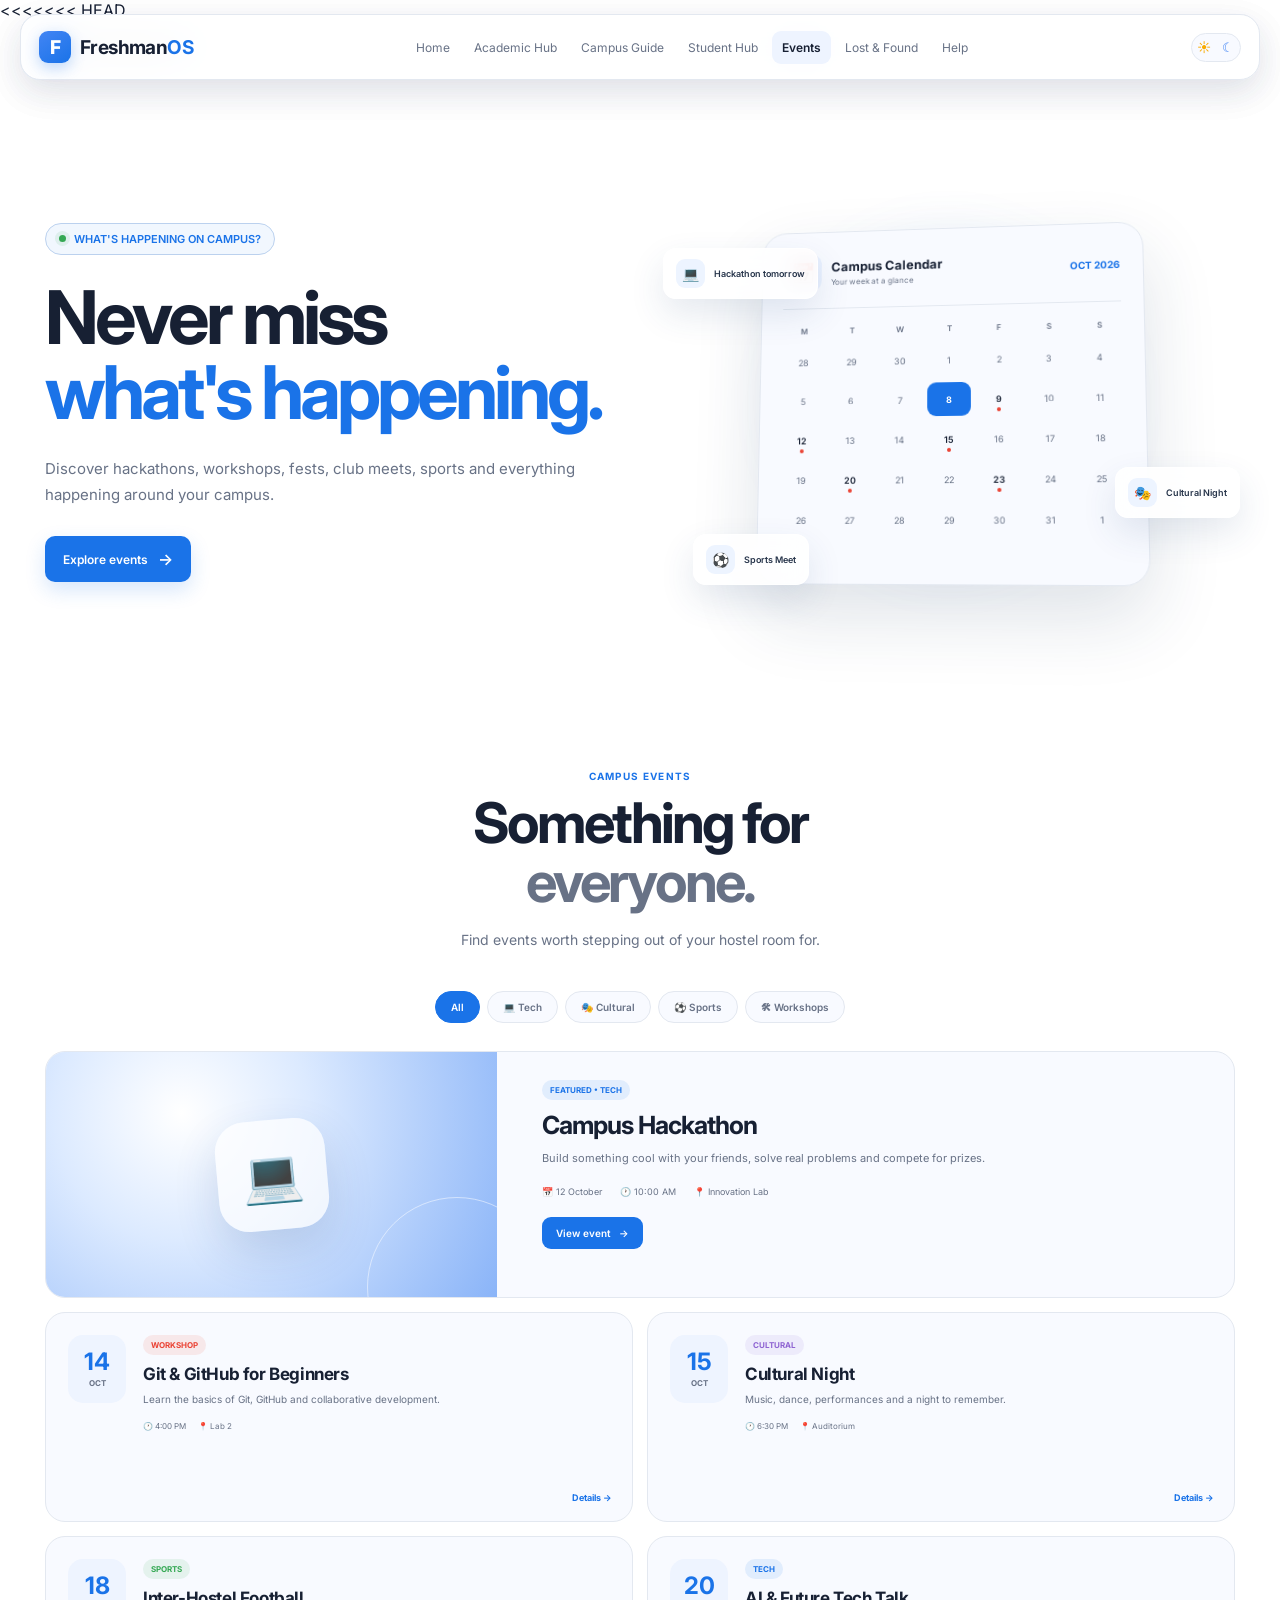
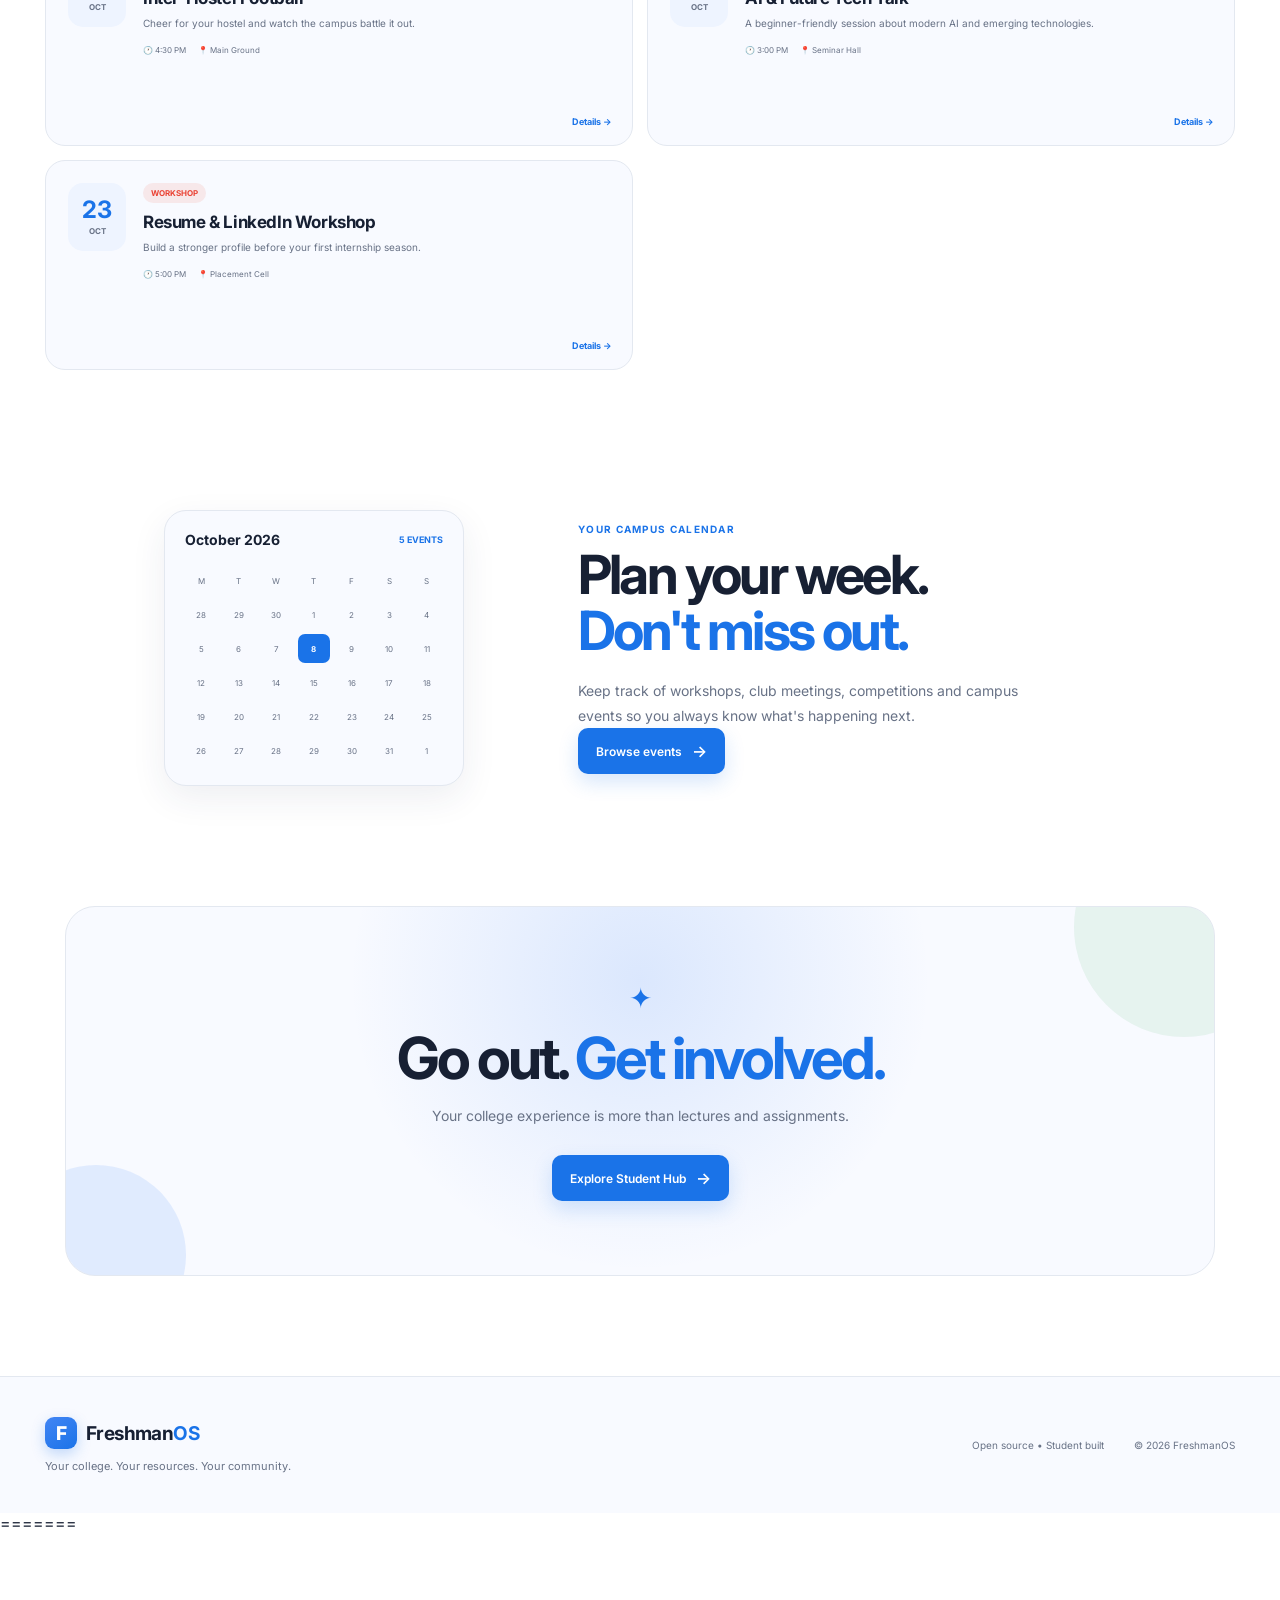
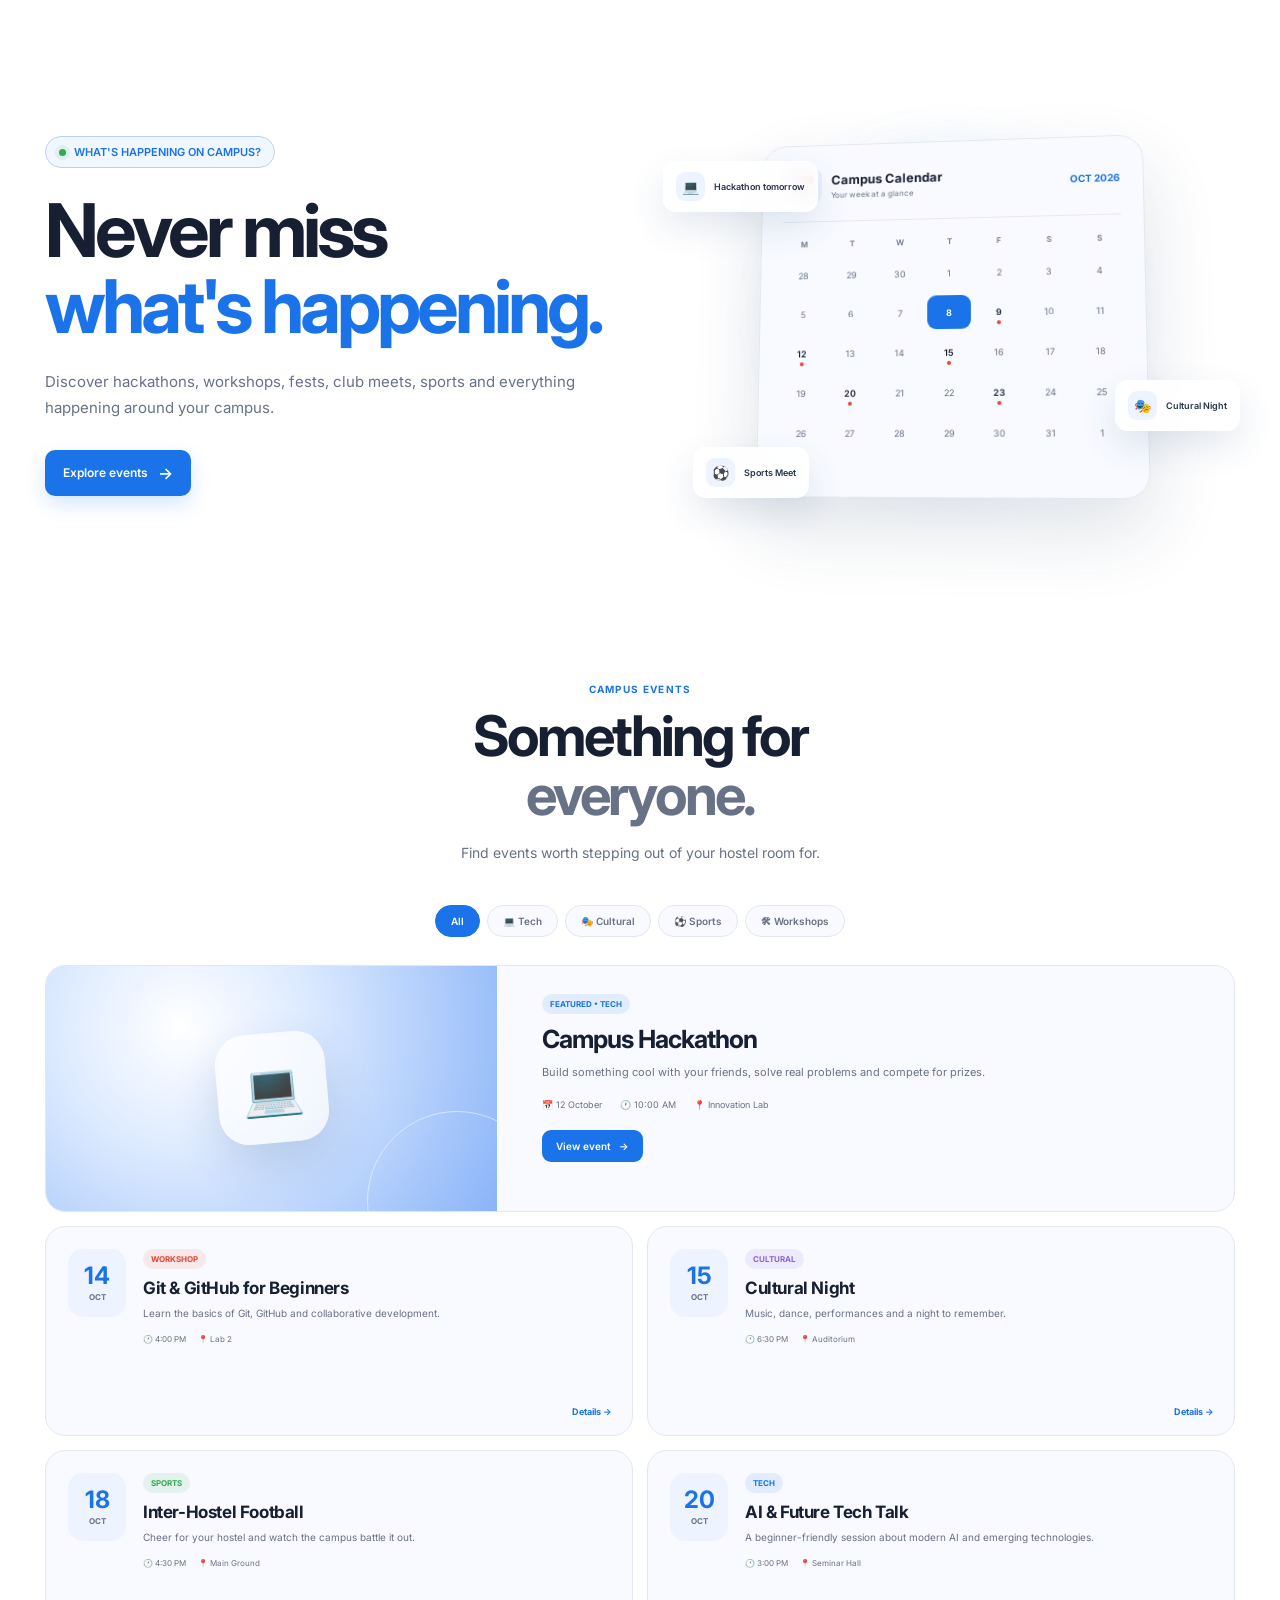
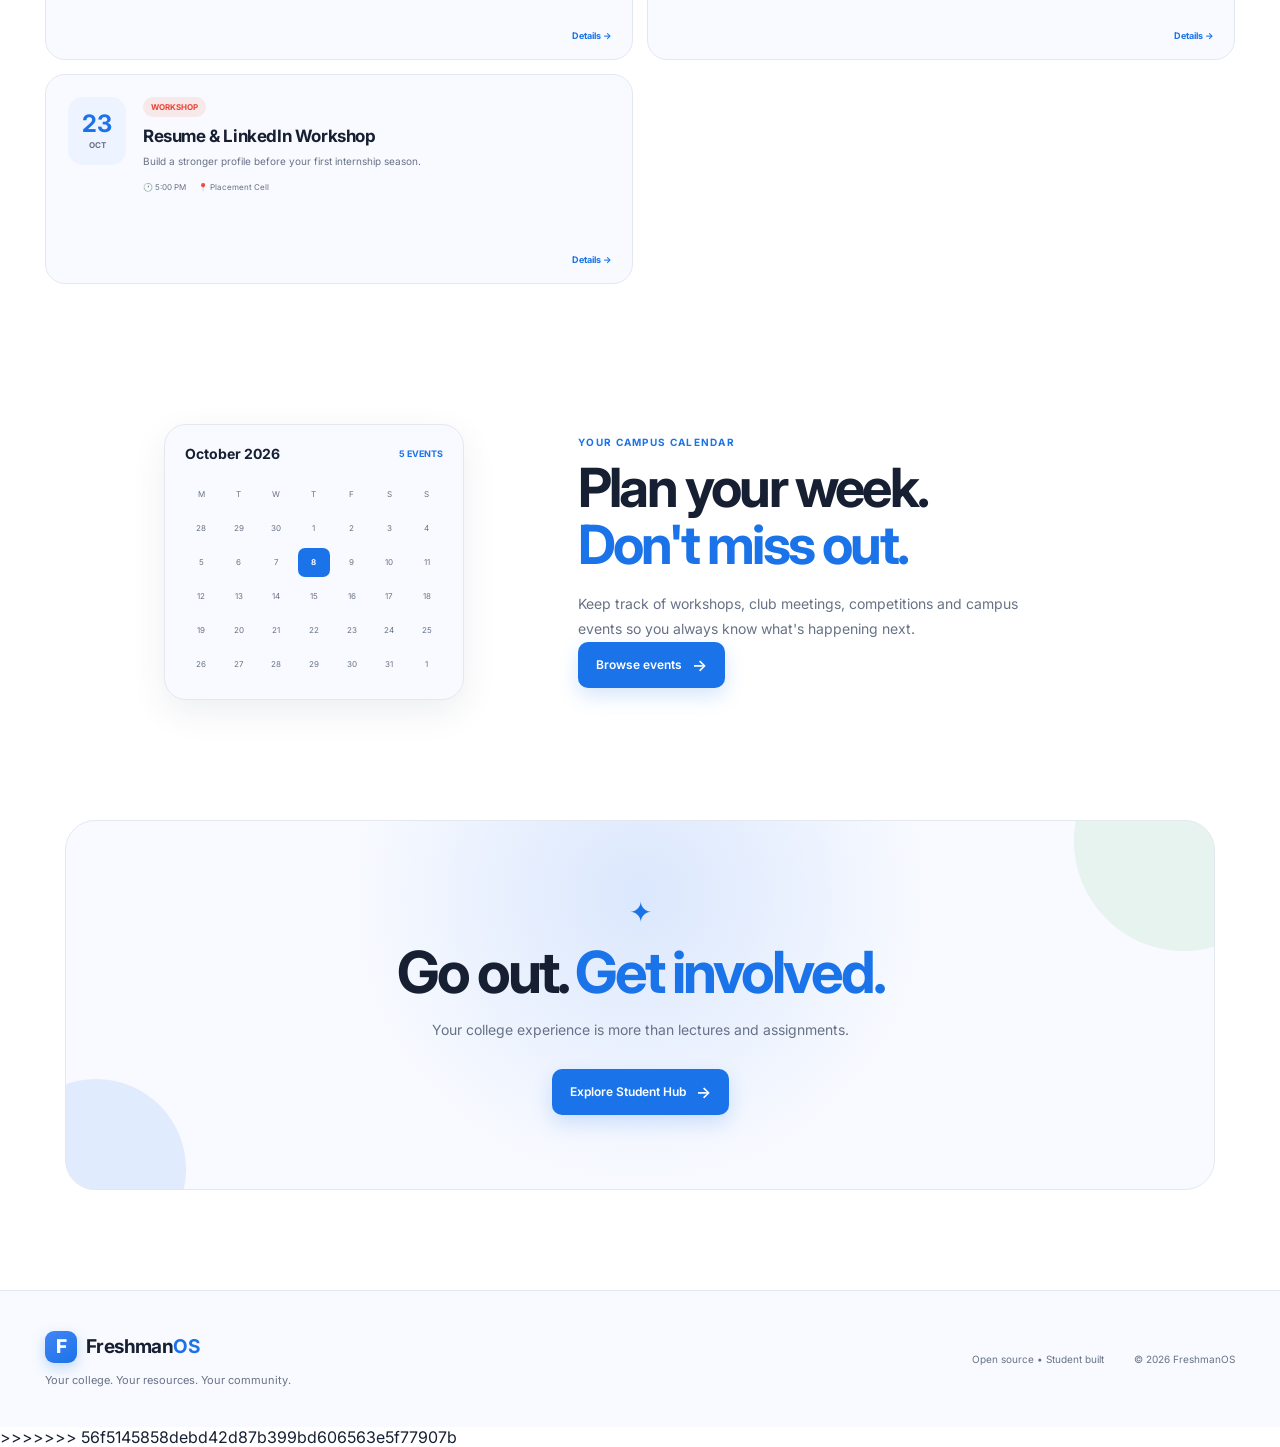
<file: events/index.html>
<<<<<<< HEAD
<!DOCTYPE html>
<html lang="en">

<head>

    <meta charset="UTF-8">

    <meta
        name="viewport"
        content="width=device-width, initial-scale=1.0"
    >

    <title>Events — FreshmanOS</title>

    <link rel="preconnect" href="https://fonts.googleapis.com">

    <link
        rel="preconnect"
        href="https://fonts.gstatic.com"
        crossorigin
    >

    <link
        href="https://fonts.googleapis.com/css2?family=Google+Sans:wght@400;500;600;700&family=Inter:wght@400;500;600;700;800&display=swap"
        rel="stylesheet"
    >


<style>

/* =========================================================
   FRESHMANOS — EVENTS
========================================================= */

:root {

    --bg: #ffffff;
    --surface: #f8faff;
    --surface2: #eef4ff;

    --text: #172033;
    --muted: #687286;

    --border: #e3e8f0;

    --blue: #1a73e8;
    --green: #34a853;
    --yellow: #fbbc04;
    --red: #ea4335;
    --purple: #8e63d2;

    --shadow:
        0 12px 35px rgba(36,54,86,.08);
}


body.dark {

    --bg: #101217;
    --surface: #171a21;
    --surface2: #1d2330;

    --text: #f5f7fb;
    --muted: #a3abba;

    --border: #292f3a;

    --blue: #8ab4f8;
    --green: #81c995;
    --yellow: #fdd663;
    --red: #f28b82;
    --purple: #b99af7;

    --shadow:
        0 15px 40px rgba(0,0,0,.35);
}


/* =========================================================
   RESET
========================================================= */

* {
    margin: 0;
    padding: 0;
    box-sizing: border-box;
}

html {
    scroll-behavior: smooth;
}

body {

    margin: 0;

    font-family:
        "Google Sans",
        "Inter",
        Arial,
        sans-serif;

    background: var(--bg);

    color: var(--text);

    overflow-x: hidden;

    transition:
        background .3s ease,
        color .3s ease;
}

a {
    color: inherit;
    text-decoration: none;
}

button,
input {
    font-family: inherit;
}


/* =========================================================
   NAVBAR
========================================================= */

.navbar {

    position: fixed;

    top: 14px;
    left: 50%;

    transform: translateX(-50%);

    width: calc(100% - 40px);

    max-width: 1380px;

    z-index: 1000;

    background:
        color-mix(
            in srgb,
            var(--bg) 90%,
            transparent
        );

    backdrop-filter: blur(18px);

    border: 1px solid var(--border);

    border-radius: 20px;

    box-shadow: var(--shadow);
}


.nav-inner {

    height: 64px;

    padding: 0 18px;

    display: flex;

    align-items: center;

    justify-content: space-between;
}


/* BRAND */

.brand {

    display: flex;

    align-items: center;

    gap: 9px;

    font-size: 19px;

    font-weight: 700;

    letter-spacing: -.6px;

    white-space: nowrap;
}


.brand-mark {

    width: 32px;
    height: 32px;

    display: flex;

    align-items: center;
    justify-content: center;

    border-radius: 9px;

    background:
        linear-gradient(
            145deg,
            #4285f4,
            #1a73e8
        );

    color: white;

    font-weight: 800;

    box-shadow:
        0 5px 14px
        rgba(26,115,232,.25);
}


.blue {
    color: var(--blue);
}


/* NAV LINKS */

.nav-links {

    display: flex;

    align-items: center;

    gap: 4px;
}


.nav-links a {

    padding: 9px 10px;

    border-radius: 9px;

    color: var(--muted);

    font-size: 12px;

    transition: .2s ease;
}


.nav-links a:hover {

    color: var(--text);

    background: var(--surface);
}


.nav-links a.active {

    color: var(--text);

    background: var(--surface2);

    font-weight: 600;
}


/* ACTIONS */

.nav-actions {

    display: flex;

    align-items: center;

    gap: 8px;
}


.theme-toggle {

    width: 50px;
    height: 29px;

    border: 1px solid var(--border);

    border-radius: 999px;

    background: var(--surface);

    display: flex;

    align-items: center;

    justify-content: space-around;

    color: var(--muted);

    cursor: pointer;
}


.theme-toggle span:first-child {
    color: #f9ab00;
}


.theme-toggle span:last-child {
    color: #4285f4;
}


.mobile-menu-btn {

    display: none;

    width: 34px;
    height: 34px;

    border: 1px solid var(--border);

    border-radius: 9px;

    background: var(--surface);

    color: var(--text);

    cursor: pointer;

    font-size: 18px;
}


/* MOBILE NAV */

.mobile-nav {

    display: none;

    padding: 10px 18px 18px;

    border-top: 1px solid var(--border);

    flex-direction: column;
}


.mobile-nav.active {
    display: flex;
}


.mobile-nav a {

    padding: 12px;

    border-radius: 10px;

    color: var(--muted);

    font-size: 13px;
}


.mobile-nav a.active {

    color: var(--blue);

    background: var(--surface2);
}


/* =========================================================
   HERO
========================================================= */

.events-hero {

    max-width: 1250px;

    min-height: 680px;

    margin: auto;

    padding:
        155px 30px
        70px;

    display: grid;

    grid-template-columns:
        1fr 1fr;

    align-items: center;

    gap: 45px;
}


.hero-copy {

    position: relative;

    z-index: 5;
}


.eyebrow {

    display: inline-flex;

    align-items: center;

    gap: 8px;

    padding: 8px 13px;

    border: 1px solid
        color-mix(
            in srgb,
            var(--blue) 20%,
            var(--border)
        );

    border-radius: 999px;

    color: var(--blue);

    background:
        color-mix(
            in srgb,
            var(--blue) 6%,
            transparent
        );

    font-size: 11px;

    font-weight: 600;
}


.live-dot {

    width: 7px;
    height: 7px;

    border-radius: 50%;

    background: var(--green);

    box-shadow:
        0 0 0 4px
        rgba(52,168,83,.1);
}


.hero-copy h1 {

    max-width: 650px;

    margin-top: 25px;

    font-size:
        clamp(
            48px,
            6vw,
            74px
        );

    line-height: 1.02;

    letter-spacing: -4px;

    font-weight: 700;
}


.hero-copy h1 span {

    display: block;

    color: var(--blue);
}


.hero-copy > p {

    max-width: 560px;

    margin-top: 25px;

    color: var(--muted);

    font-size: 15px;

    line-height: 1.75;
}


/* =========================================================
   HERO BUTTONS
========================================================= */

.hero-buttons {

    display: flex;

    flex-wrap: wrap;

    gap: 10px;

    margin-top: 28px;
}


.primary-button {

    display: inline-flex;

    align-items: center;

    gap: 10px;

    padding: 13px 18px;

    border-radius: 10px;

    background: var(--blue);

    color: white;

    font-size: 12px;

    font-weight: 600;

    transition: .25s ease;

    box-shadow:
        0 8px 20px
        rgba(26,115,232,.18);
}


.primary-button:hover {

    transform:
        translateY(-3px);

    box-shadow:
        0 14px 28px
        rgba(26,115,232,.25);
}


.primary-button span {

    transition: .25s;

    font-size: 16px;
}


.primary-button:hover span {

    transform:
        translateX(4px);
}


/* =========================================================
   EVENT VISUAL
========================================================= */

.hero-events {

    position: relative;

    height: 440px;

    display: flex;

    align-items: center;

    justify-content: center;

    perspective: 1100px;
}


.event-glow {

    position: absolute;

    width: 430px;
    height: 430px;

    border-radius: 50%;

    background:
        radial-gradient(
            circle,
            rgba(66,133,244,.17),
            transparent 68%
        );

    filter: blur(12px);
}


/* CALENDAR */

.calendar-card {

    position: relative;

    width: 390px;

    min-height: 360px;

    padding: 22px;

    border:
        1px solid var(--border);

    border-radius: 25px;

    background: var(--surface);

    box-shadow:
        0 30px 70px
        rgba(30,55,90,.14);

    transform:
        rotateX(7deg)
        rotateY(-7deg);

    z-index: 3;

    transition:
        transform .2s ease;
}


.calendar-top {

    display: flex;

    align-items: center;

    justify-content: space-between;

    padding-bottom: 17px;

    border-bottom:
        1px solid var(--border);
}


.calendar-title {

    display: flex;

    align-items: center;

    gap: 10px;
}


.calendar-icon {

    width: 40px;
    height: 40px;

    display: grid;

    place-items: center;

    border-radius: 12px;

    background: #e8f0fe;

    font-size: 20px;
}


body.dark .calendar-icon {
    background: var(--surface2);
}


.calendar-title strong {

    display: block;

    font-size: 13px;
}


.calendar-title span {

    display: block;

    margin-top: 3px;

    color: var(--muted);

    font-size: 8px;
}


.month {

    color: var(--blue);

    font-size: 10px;

    font-weight: 700;
}


/* DAYS */

.week {

    display: grid;

    grid-template-columns:
        repeat(7,1fr);

    gap: 6px;

    margin-top: 18px;

    text-align: center;
}


.week span {

    color: var(--muted);

    font-size: 8px;

    font-weight: 600;
}


.calendar-days {

    display: grid;

    grid-template-columns:
        repeat(7,1fr);

    gap: 6px;

    margin-top: 10px;
}


.day {

    height: 34px;

    display: grid;

    place-items: center;

    border-radius: 9px;

    color: var(--muted);

    font-size: 9px;

    transition: .2s;
}


.day:hover {

    background: var(--surface2);

    color: var(--text);
}


.day.active {

    background: var(--blue);

    color: white;

    font-weight: 700;
}


.day.event {

    position: relative;

    color: var(--text);

    font-weight: 600;
}


.day.event::after {

    content: "";

    position: absolute;

    bottom: 4px;

    width: 4px;
    height: 4px;

    border-radius: 50%;

    background: var(--red);
}


/* FLOATING EVENT CARDS */

.floating-event {

    position: absolute;

    z-index: 10;

    display: flex;

    align-items: center;

    gap: 9px;

    padding: 10px 12px;

    border:
        1px solid
        rgba(255,255,255,.8);

    border-radius: 13px;

    background:
        rgba(255,255,255,.85);

    backdrop-filter: blur(12px);

    color: #26344a;

    box-shadow:
        0 15px 35px
        rgba(39,73,120,.12);

    font-size: 9px;

    font-weight: 600;

    animation:
        float 5s ease-in-out infinite;
}


body.dark .floating-event {

    background:
        rgba(28,32,42,.93);

    border-color:
        rgba(255,255,255,.08);

    color: white;
}


.event-mini-icon {

    width: 29px;
    height: 29px;

    display: grid;

    place-items: center;

    border-radius: 9px;

    background: #edf4ff;

    font-size: 14px;
}


.float-one {

    left: 0;

    top: 65px;
}


.float-two {

    right: -5px;

    bottom: 105px;

    animation-delay: -1.5s;
}


.float-three {

    left: 30px;

    bottom: 38px;

    animation-delay: -3s;
}


@keyframes float {

    0%,
    100% {
        transform: translateY(0);
    }

    50% {
        transform: translateY(-10px);
    }
}


/* =========================================================
   UPCOMING EVENTS
========================================================= */

.events-section {

    max-width: 1250px;

    margin: auto;

    padding:
        70px 30px
        110px;
}


.section-header {

    max-width: 650px;

    margin: auto;

    text-align: center;
}


.section-label {

    margin-bottom: 12px;

    color: var(--blue);

    font-size: 10px;

    font-weight: 700;

    letter-spacing: 1.3px;
}


.section-header h2 {

    font-size:
        clamp(
            38px,
            5vw,
            56px
        );

    line-height: 1.05;

    letter-spacing: -2.8px;
}


.section-header h2 span {

    display: block;

    color: var(--muted);
}


.section-header p {

    margin-top: 16px;

    color: var(--muted);

    font-size: 14px;

    line-height: 1.7;
}


/* FILTER */

.event-filters {

    display: flex;

    justify-content: center;

    flex-wrap: wrap;

    gap: 7px;

    margin-top: 40px;
}


.filter-btn {

    padding: 9px 15px;

    border: 1px solid var(--border);

    border-radius: 999px;

    background: var(--surface);

    color: var(--muted);

    font-size: 10px;

    font-weight: 600;

    cursor: pointer;

    transition: .2s;
}


.filter-btn:hover {

    color: var(--blue);

    border-color: var(--blue);
}


.filter-btn.active {

    background: var(--blue);

    color: white;

    border-color: var(--blue);
}


/* EVENT GRID */

.event-grid {

    display: grid;

    grid-template-columns:
        repeat(2,1fr);

    gap: 14px;

    margin-top: 28px;
}


/* EVENT CARD */

.event-card {

    position: relative;

    min-height: 210px;

    padding: 22px;

    display: flex;

    gap: 17px;

    border:
        1px solid var(--border);

    border-radius: 20px;

    background: var(--surface);

    transition:
        transform .25s ease,
        box-shadow .25s ease;
}


.event-card:hover {

    transform:
        translateY(-6px);

    box-shadow:
        var(--shadow);
}


/* DATE */

.event-date {

    flex-shrink: 0;

    width: 58px;
    height: 68px;

    display: flex;

    flex-direction: column;

    align-items: center;

    justify-content: center;

    border-radius: 15px;

    background: var(--surface2);
}


.event-date strong {

    color: var(--blue);

    font-size: 24px;

    line-height: 1;
}


.event-date span {

    margin-top: 4px;

    color: var(--muted);

    font-size: 8px;

    font-weight: 700;
}


/* CONTENT */

.event-content {

    flex: 1;

    min-width: 0;
}


.event-tag {

    display: inline-block;

    padding: 5px 8px;

    border-radius: 999px;

    font-size: 8px;

    font-weight: 700;

    margin-bottom: 9px;
}


.tag-tech {

    color: var(--blue);

    background:
        rgba(26,115,232,.10);
}


.tag-cultural {

    color: var(--purple);

    background:
        rgba(142,99,210,.10);
}


.tag-sports {

    color: var(--green);

    background:
        rgba(52,168,83,.10);
}


.tag-workshop {

    color: var(--red);

    background:
        rgba(234,67,53,.10);
}


.event-content h3 {

    font-size: 17px;

    letter-spacing: -.4px;
}


.event-content p {

    margin-top: 7px;

    color: var(--muted);

    font-size: 10px;

    line-height: 1.65;
}


.event-meta {

    display: flex;

    flex-wrap: wrap;

    gap: 12px;

    margin-top: 13px;

    color: var(--muted);

    font-size: 8px;
}


/* EVENT BUTTON */

.event-action {

    position: absolute;

    right: 20px;

    bottom: 18px;

    border: 0;

    background: transparent;

    color: var(--blue);

    font-size: 9px;

    font-weight: 700;

    cursor: pointer;
}


.event-action:hover {
    text-decoration: underline;
}


/* =========================================================
   FEATURED EVENT
========================================================= */

.featured-event {

    grid-column: span 2;

    min-height: 245px;

    padding: 0;

    overflow: hidden;

    display: grid;

    grid-template-columns:
        38% 62%;
}


.featured-visual {

    position: relative;

    min-height: 245px;

    display: flex;

    align-items: center;

    justify-content: center;

    overflow: hidden;

    background:
        radial-gradient(
            circle at 30% 25%,
            #ffffff,
            #dceaff 35%,
            #8ab4f8
        );
}


body.dark .featured-visual {

    background:
        radial-gradient(
            circle at 30% 25%,
            #536d98,
            #30496d 50%,
            #1c2b42
        );
}


.featured-symbol {

    width: 110px;
    height: 110px;

    display: grid;

    place-items: center;

    border-radius: 30px;

    background:
        rgba(255,255,255,.72);

    box-shadow:
        0 20px 45px
        rgba(30,70,130,.16);

    font-size: 50px;

    transform:
        rotate(-5deg);
}


.featured-orb {

    position: absolute;

    width: 180px;
    height: 180px;

    border-radius: 50%;

    border:
        1px solid
        rgba(255,255,255,.5);

    right: -50px;

    bottom: -80px;
}


.featured-content {

    padding: 28px;
}


.featured-content .event-tag {
    margin-bottom: 10px;
}


.featured-content h3 {

    font-size: 25px;

    letter-spacing: -1px;
}


.featured-content p {

    max-width: 470px;

    margin-top: 9px;

    color: var(--muted);

    font-size: 11px;

    line-height: 1.7;
}


.featured-details {

    display: flex;

    flex-wrap: wrap;

    gap: 18px;

    margin-top: 18px;

    color: var(--muted);

    font-size: 9px;
}


.featured-button {

    display: inline-flex;

    align-items: center;

    gap: 8px;

    margin-top: 20px;

    padding: 10px 14px;

    border-radius: 9px;

    background: var(--blue);

    color: white;

    font-size: 10px;

    font-weight: 600;
}


/* =========================================================
   EMPTY STATE
========================================================= */

.no-events {

    display: none;

    padding: 65px 20px;

    text-align: center;
}


.no-events-icon {

    font-size: 35px;

    margin-bottom: 10px;
}


.no-events h3 {

    font-size: 19px;
}


.no-events p {

    margin-top: 7px;

    color: var(--muted);

    font-size: 11px;
}


/* =========================================================
   CALENDAR CTA
========================================================= */

.calendar-section {

    max-width: 1100px;

    margin: auto;

    padding:
        30px 30px
        100px;

    display: grid;

    grid-template-columns:
        .8fr 1.2fr;

    gap: 70px;

    align-items: center;
}


.mini-calendar {

    width: 300px;

    margin: auto;

    padding: 20px;

    border:
        1px solid var(--border);

    border-radius: 22px;

    background: var(--surface);

    box-shadow: var(--shadow);
}


.mini-calendar-head {

    display: flex;

    justify-content: space-between;

    align-items: center;

    margin-bottom: 18px;
}


.mini-calendar-head strong {
    font-size: 14px;
}


.mini-calendar-head span {

    color: var(--blue);

    font-size: 9px;

    font-weight: 700;
}


.mini-grid {

    display: grid;

    grid-template-columns:
        repeat(7,1fr);

    gap: 5px;

    text-align: center;
}


.mini-grid div {

    height: 29px;

    display: grid;

    place-items: center;

    border-radius: 7px;

    color: var(--muted);

    font-size: 8px;
}


.mini-grid .selected {

    background: var(--blue);

    color: white;

    font-weight: 700;
}


.calendar-copy h2 {

    max-width: 520px;

    font-size:
        clamp(
            38px,
            5vw,
            54px
        );

    line-height: 1.05;

    letter-spacing: -2.8px;
}


.calendar-copy h2 span {

    display: block;

    color: var(--blue);
}


.calendar-copy p {

    max-width: 480px;

    margin-top: 18px;

    color: var(--muted);

    font-size: 14px;

    line-height: 1.8;
}


/* =========================================================
   CTA
========================================================= */

.events-cta {

    position: relative;

    max-width: 1150px;

    min-height: 370px;

    margin:
        20px auto
        100px;

    border:
        1px solid var(--border);

    border-radius: 30px;

    display: flex;

    align-items: center;

    justify-content: center;

    text-align: center;

    overflow: hidden;

    background:
        radial-gradient(
            circle at 50% 20%,
            rgba(66,133,244,.16),
            transparent 45%
        ),
        var(--surface);
}


.cta-content {

    position: relative;

    z-index: 2;

    max-width: 600px;
}


.cta-star {

    margin-bottom: 14px;

    color: var(--blue);

    font-size: 28px;

    animation:
        spin 8s linear infinite;
}


@keyframes spin {

    to {
        transform: rotate(360deg);
    }
}


.cta-content h2 {

    font-size:
        clamp(
            40px,
            5vw,
            58px
        );

    line-height: 1;

    letter-spacing: -3px;
}


.cta-content h2 span {
    color: var(--blue);
}


.cta-content p {

    max-width: 450px;

    margin:
        17px auto
        27px;

    color: var(--muted);

    font-size: 14px;

    line-height: 1.7;
}


.cta-orb {

    position: absolute;

    border-radius: 50%;
}


.orb-one {

    width: 180px;
    height: 180px;

    left: -60px;
    bottom: -70px;

    background:
        rgba(66,133,244,.13);
}


.orb-two {

    width: 220px;
    height: 220px;

    right: -80px;
    top: -90px;

    background:
        rgba(52,168,83,.09);
}


/* =========================================================
   FOOTER
========================================================= */

footer {

    border-top:
        1px solid var(--border);

    background: var(--surface);
}


.footer-inner {

    max-width: 1250px;

    margin: auto;

    padding:
        40px 30px;

    display: flex;

    align-items: center;

    justify-content: space-between;
}


.footer-brand p {

    margin-top: 10px;

    color: var(--muted);

    font-size: 11px;
}


.footer-right {

    display: flex;

    gap: 30px;

    color: var(--muted);

    font-size: 10px;
}


/* =========================================================
   RESPONSIVE
========================================================= */

@media (max-width: 1050px) {

    .nav-links a {

        padding: 8px 5px;

        font-size: 10px;
    }

    .events-hero {

        gap: 10px;
    }

    .calendar-card {

        transform:
            scale(.88)
            rotateX(7deg)
            rotateY(-7deg);
    }
}


@media (max-width: 850px) {

    .nav-links {
        display: none;
    }

    .mobile-menu-btn {
        display: block;
    }

    .events-hero {

        grid-template-columns: 1fr;

        text-align: center;

        padding-top: 135px;
    }

    .hero-copy {

        display: flex;

        flex-direction: column;

        align-items: center;
    }

    .hero-copy > p {
        max-width: 600px;
    }

    .hero-buttons {
        justify-content: center;
    }

    .hero-events {
        margin-top: 10px;
    }

    .event-grid {
        grid-template-columns: 1fr;
    }

    .featured-event {

        grid-column: span 1;

        grid-template-columns: 1fr;
    }

    .featured-visual {
        min-height: 190px;
    }

    .calendar-section {

        grid-template-columns: 1fr;

        text-align: center;

        gap: 45px;
    }

    .calendar-copy {

        display: flex;

        flex-direction: column;

        align-items: center;
    }

}


@media (max-width: 560px) {

    .navbar {

        width:
            calc(100% - 20px);

        top: 8px;
    }

    .nav-inner {
        height: 58px;
    }

    .events-hero {

        padding:
            120px 18px
            40px;
    }

    .hero-copy h1 {

        font-size: 45px;

        letter-spacing: -2.5px;
    }

    .hero-copy > p {
        font-size: 14px;
    }

    .hero-buttons {

        flex-direction: column;

        width: 100%;
    }

    .primary-button {
        justify-content: center;
        width: 100%;
    }

    .hero-events {

        height: 390px;

        overflow: hidden;
    }

    .calendar-card {

        width: 360px;

        transform:
            scale(.72)
            rotateX(6deg)
            rotateY(-5deg);
    }

    .float-one {
        left: -5px;
    }

    .float-two {
        right: -5px;
    }

    .events-section {

        padding:
            60px 18px
            80px;
    }

    .event-filters {

        justify-content: flex-start;

        overflow-x: auto;

        flex-wrap: nowrap;

        padding-bottom: 5px;
    }

    .filter-btn {
        flex-shrink: 0;
    }

    .event-card {

        padding: 18px;

        gap: 12px;
    }

    .event-date {

        width: 50px;
        height: 61px;
    }

    .event-date strong {
        font-size: 20px;
    }

    .event-content h3 {
        font-size: 15px;
    }

    .featured-content {
        padding: 22px;
    }

    .featured-content h3 {
        font-size: 21px;
    }

    .calendar-section {

        padding:
            30px 18px
            80px;
    }

    .mini-calendar {
        width: 285px;
    }

    .events-cta {

        margin:
            20px 15px
            70px;

        min-height: 330px;

        padding: 25px;
    }

    .footer-inner {

        flex-direction: column;

        align-items: flex-start;

        gap: 25px;
    }

    .footer-right {

        flex-direction: column;

        gap: 8px;
    }

}

</style>

</head>


<body>


<!-- =====================================================
     NAVBAR
===================================================== -->

<header class="navbar">

    <div class="nav-inner">


        <a
            href="../index.html"
            class="brand"
        >

            <div class="brand-mark">
                F
            </div>

            <span>
                Freshman<span class="blue">OS</span>
            </span>

        </a>


        <nav class="nav-links">

            <a href="../index.html">
                Home
            </a>

            <a href="../academic/index.html">
                Academic Hub
            </a>

            <a href="../campus/index.html">
                Campus Guide
            </a>

            <a href="../student/index.html">
                Student Hub
            </a>

            <a
                href="index.html"
                class="active"
            >
                Events
            </a>

            <a href="../lost-found/index.html">
                Lost & Found
            </a>

            <a href="../help/index.html">
                Help
            </a>

        </nav>


        <div class="nav-actions">

            <button
                class="theme-toggle"
                id="themeToggle"
                aria-label="Toggle theme"
            >

                <span>☀</span>
                <span>☾</span>

            </button>


            <button
                class="mobile-menu-btn"
                id="menuButton"
                aria-label="Open menu"
            >
                ☰
            </button>

        </div>

    </div>


    <div
        class="mobile-nav"
        id="mobileNav"
    >

        <a href="../index.html">
            Home
        </a>

        <a href="../academic/index.html">
            Academic Hub
        </a>

        <a href="../campus/index.html">
            Campus Guide
        </a>

        <a href="../student/index.html">
            Student Hub
        </a>

        <a
            href="index.html"
            class="active"
        >
            Events
        </a>

        <a href="../lost-found/index.html">
            Lost & Found
        </a>

        <a href="../help/index.html">
            Help
        </a>

    </div>

</header>



<!-- =====================================================
     HERO
===================================================== -->

<main>


<section class="events-hero">


    <div class="hero-copy">


        <div class="eyebrow">

            <span class="live-dot"></span>

            WHAT'S HAPPENING ON CAMPUS?

        </div>


        <h1>

            Never miss

            <span>
                what's happening.
            </span>

        </h1>


        <p>

            Discover hackathons, workshops, fests,
            club meets, sports and everything happening
            around your campus.

        </p>


        <div class="hero-buttons">

            <a
                href="#events"
                class="primary-button"
            >

                Explore events

                <span>
                    →
                </span>

            </a>

        </div>


    </div>



    <!-- CALENDAR VISUAL -->

    <div class="hero-events">

        <div class="event-glow"></div>


        <div
            class="calendar-card"
            id="calendarCard"
        >


            <div class="calendar-top">

                <div class="calendar-title">

                    <div class="calendar-icon">
                        📅
                    </div>

                    <div>

                        <strong>
                            Campus Calendar
                        </strong>

                        <span>
                            Your week at a glance
                        </span>

                    </div>

                </div>


                <div class="month">
                    OCT 2026
                </div>

            </div>



            <div class="week">

                <span>M</span>
                <span>T</span>
                <span>W</span>
                <span>T</span>
                <span>F</span>
                <span>S</span>
                <span>S</span>

            </div>


            <div class="calendar-days">

                <div class="day">28</div>
                <div class="day">29</div>
                <div class="day">30</div>
                <div class="day">1</div>
                <div class="day">2</div>
                <div class="day">3</div>
                <div class="day">4</div>

                <div class="day">5</div>
                <div class="day">6</div>
                <div class="day">7</div>
                <div class="day active">8</div>
                <div class="day event">9</div>
                <div class="day">10</div>
                <div class="day">11</div>

                <div class="day event">12</div>
                <div class="day">13</div>
                <div class="day">14</div>
                <div class="day event">15</div>
                <div class="day">16</div>
                <div class="day">17</div>
                <div class="day">18</div>

                <div class="day">19</div>
                <div class="day event">20</div>
                <div class="day">21</div>
                <div class="day">22</div>
                <div class="day event">23</div>
                <div class="day">24</div>
                <div class="day">25</div>

                <div class="day">26</div>
                <div class="day">27</div>
                <div class="day">28</div>
                <div class="day">29</div>
                <div class="day">30</div>
                <div class="day">31</div>
                <div class="day">1</div>

            </div>

        </div>



        <div class="floating-event float-one">

            <span class="event-mini-icon">
                💻
            </span>

            Hackathon tomorrow

        </div>


        <div class="floating-event float-two">

            <span class="event-mini-icon">
                🎭
            </span>

            Cultural Night

        </div>


        <div class="floating-event float-three">

            <span class="event-mini-icon">
                ⚽
            </span>

            Sports Meet

        </div>


    </div>

</section>



<!-- =====================================================
     EVENTS
===================================================== -->

<section
    class="events-section"
    id="events"
>


    <div class="section-header">

        <div class="section-label">
            CAMPUS EVENTS
        </div>

        <h2>

            Something for

            <span>
                everyone.
            </span>

        </h2>

        <p>

            Find events worth stepping out of your
            hostel room for.

        </p>

    </div>



    <div class="event-filters">

        <button
            class="filter-btn active"
            data-category="all"
        >
            All
        </button>

        <button
            class="filter-btn"
            data-category="tech"
        >
            💻 Tech
        </button>

        <button
            class="filter-btn"
            data-category="cultural"
        >
            🎭 Cultural
        </button>

        <button
            class="filter-btn"
            data-category="sports"
        >
            ⚽ Sports
        </button>

        <button
            class="filter-btn"
            data-category="workshop"
        >
            🛠 Workshops
        </button>

    </div>



    <div
        class="event-grid"
        id="eventGrid"
    >


        <!-- FEATURED -->

        <article
            class="event-card featured-event"
            data-category="tech"
        >

            <div class="featured-visual">

                <div class="featured-symbol">
                    💻
                </div>

                <div class="featured-orb"></div>

            </div>


            <div class="featured-content">

                <span class="event-tag tag-tech">
                    FEATURED • TECH
                </span>

                <h3>
                    Campus Hackathon
                </h3>

                <p>

                    Build something cool with your
                    friends, solve real problems and
                    compete for prizes.

                </p>


                <div class="featured-details">

                    <span>
                        📅 12 October
                    </span>

                    <span>
                        🕐 10:00 AM
                    </span>

                    <span>
                        📍 Innovation Lab
                    </span>

                </div>


                <a
                    href="#"
                    class="featured-button event-link"
                    data-event="Campus Hackathon"
                >

                    View event

                    <span>→</span>

                </a>

            </div>

        </article>



        <!-- EVENT 1 -->

        <article
            class="event-card"
            data-category="workshop"
        >

            <div class="event-date">

                <strong>
                    14
                </strong>

                <span>
                    OCT
                </span>

            </div>


            <div class="event-content">

                <span class="event-tag tag-workshop">
                    WORKSHOP
                </span>

                <h3>
                    Git & GitHub for Beginners
                </h3>

                <p>
                    Learn the basics of Git, GitHub
                    and collaborative development.
                </p>

                <div class="event-meta">

                    <span>
                        🕐 4:00 PM
                    </span>

                    <span>
                        📍 Lab 2
                    </span>

                </div>

                <button
                    class="event-action event-link"
                    data-event="Git & GitHub for Beginners"
                >
                    Details →
                </button>

            </div>

        </article>



        <!-- EVENT 2 -->

        <article
            class="event-card"
            data-category="cultural"
        >

            <div class="event-date">

                <strong>
                    15
                </strong>

                <span>
                    OCT
                </span>

            </div>


            <div class="event-content">

                <span class="event-tag tag-cultural">
                    CULTURAL
                </span>

                <h3>
                    Cultural Night
                </h3>

                <p>
                    Music, dance, performances and
                    a night to remember.
                </p>

                <div class="event-meta">

                    <span>
                        🕐 6:30 PM
                    </span>

                    <span>
                        📍 Auditorium
                    </span>

                </div>

                <button
                    class="event-action event-link"
                    data-event="Cultural Night"
                >
                    Details →
                </button>

            </div>

        </article>



        <!-- EVENT 3 -->

        <article
            class="event-card"
            data-category="sports"
        >

            <div class="event-date">

                <strong>
                    18
                </strong>

                <span>
                    OCT
                </span>

            </div>


            <div class="event-content">

                <span class="event-tag tag-sports">
                    SPORTS
                </span>

                <h3>
                    Inter-Hostel Football
                </h3>

                <p>
                    Cheer for your hostel and watch
                    the campus battle it out.
                </p>

                <div class="event-meta">

                    <span>
                        🕐 4:30 PM
                    </span>

                    <span>
                        📍 Main Ground
                    </span>

                </div>

                <button
                    class="event-action event-link"
                    data-event="Inter-Hostel Football"
                >
                    Details →
                </button>

            </div>

        </article>



        <!-- EVENT 4 -->

        <article
            class="event-card"
            data-category="tech"
        >

            <div class="event-date">

                <strong>
                    20
                </strong>

                <span>
                    OCT
                </span>

            </div>


            <div class="event-content">

                <span class="event-tag tag-tech">
                    TECH
                </span>

                <h3>
                    AI & Future Tech Talk
                </h3>

                <p>
                    A beginner-friendly session about
                    modern AI and emerging technologies.
                </p>

                <div class="event-meta">

                    <span>
                        🕐 3:00 PM
                    </span>

                    <span>
                        📍 Seminar Hall
                    </span>

                </div>

                <button
                    class="event-action event-link"
                    data-event="AI & Future Tech Talk"
                >
                    Details →
                </button>

            </div>

        </article>



        <!-- EVENT 5 -->

        <article
            class="event-card"
            data-category="workshop"
        >

            <div class="event-date">

                <strong>
                    23
                </strong>

                <span>
                    OCT
                </span>

            </div>


            <div class="event-content">

                <span class="event-tag tag-workshop">
                    WORKSHOP
                </span>

                <h3>
                    Resume & LinkedIn Workshop
                </h3>

                <p>
                    Build a stronger profile before
                    your first internship season.
                </p>

                <div class="event-meta">

                    <span>
                        🕐 5:00 PM
                    </span>

                    <span>
                        📍 Placement Cell
                    </span>

                </div>

                <button
                    class="event-action event-link"
                    data-event="Resume & LinkedIn Workshop"
                >
                    Details →
                </button>

            </div>

        </article>


    </div>



    <div
        class="no-events"
        id="noEvents"
    >

        <div class="no-events-icon">
            🗓️
        </div>

        <h3>
            No events here yet.
        </h3>

        <p>
            Try another category.
        </p>

    </div>

</section>



<!-- =====================================================
     PERSONAL CALENDAR
===================================================== -->

<section class="calendar-section">


    <div class="mini-calendar">


        <div class="mini-calendar-head">

            <strong>
                October 2026
            </strong>

            <span>
                5 EVENTS
            </span>

        </div>


        <div class="mini-grid">

            <div>M</div>
            <div>T</div>
            <div>W</div>
            <div>T</div>
            <div>F</div>
            <div>S</div>
            <div>S</div>

            <div>28</div>
            <div>29</div>
            <div>30</div>
            <div>1</div>
            <div>2</div>
            <div>3</div>
            <div>4</div>

            <div>5</div>
            <div>6</div>
            <div>7</div>
            <div class="selected">8</div>
            <div>9</div>
            <div>10</div>
            <div>11</div>

            <div>12</div>
            <div>13</div>
            <div>14</div>
            <div>15</div>
            <div>16</div>
            <div>17</div>
            <div>18</div>

            <div>19</div>
            <div>20</div>
            <div>21</div>
            <div>22</div>
            <div>23</div>
            <div>24</div>
            <div>25</div>

            <div>26</div>
            <div>27</div>
            <div>28</div>
            <div>29</div>
            <div>30</div>
            <div>31</div>
            <div>1</div>

        </div>

    </div>



    <div class="calendar-copy">

        <div class="section-label">
            YOUR CAMPUS CALENDAR
        </div>

        <h2>

            Plan your week.

            <span>
                Don't miss out.
            </span>

        </h2>

        <p>

            Keep track of workshops, club meetings,
            competitions and campus events so you
            always know what's happening next.

        </p>


        <a
            href="#events"
            class="primary-button"
        >

            Browse events

            <span>
                →
            </span>

        </a>

    </div>


</section>



<!-- =====================================================
     CTA
===================================================== -->

<section class="events-cta">


    <div class="cta-orb orb-one"></div>

    <div class="cta-orb orb-two"></div>


    <div class="cta-content">

        <div class="cta-star">
            ✦
        </div>


        <h2>

            Go out.

            <span>
                Get involved.
            </span>

        </h2>


        <p>

            Your college experience is more than
            lectures and assignments.

        </p>


        <a
            href="../student/index.html"
            class="primary-button"
        >

            Explore Student Hub

            <span>
                →
            </span>

        </a>

    </div>

</section>


</main>



<!-- =====================================================
     FOOTER
===================================================== -->

<footer>

    <div class="footer-inner">


        <div class="footer-brand">

            <a
                href="../index.html"
                class="brand"
            >

                <div class="brand-mark">
                    F
                </div>

                <span>
                    Freshman<span class="blue">OS</span>
                </span>

            </a>


            <p>
                Your college. Your resources.
                Your community.
            </p>

        </div>


        <div class="footer-right">

            <span>
                Open source • Student built
            </span>

            <span>
                © 2026 FreshmanOS
            </span>

        </div>

    </div>

</footer>



<script>

/* =========================================================
   THEME
========================================================= */

const themeToggle =
    document.getElementById("themeToggle");

const savedTheme =
    localStorage.getItem(
        "freshmanos-theme"
    );


if (savedTheme === "dark") {

    document.body.classList.add("dark");

}


themeToggle?.addEventListener(
    "click",
    () => {

        document.body.classList.toggle(
            "dark"
        );

        const isDark =
            document.body.classList.contains(
                "dark"
            );

        localStorage.setItem(
            "freshmanos-theme",
            isDark
                ? "dark"
                : "light"
        );

    }
);


/* =========================================================
   MOBILE MENU
========================================================= */

const menuButton =
    document.getElementById(
        "menuButton"
    );

const mobileNav =
    document.getElementById(
        "mobileNav"
    );


menuButton?.addEventListener(
    "click",
    () => {

        mobileNav.classList.toggle(
            "active"
        );

    }
);


mobileNav
    ?.querySelectorAll("a")
    .forEach(link => {

        link.addEventListener(
            "click",
            () => {

                mobileNav.classList.remove(
                    "active"
                );

            }
        );

    });


/* =========================================================
   CALENDAR 3D
========================================================= */

const calendarCard =
    document.getElementById(
        "calendarCard"
    );

const heroEvents =
    document.querySelector(
        ".hero-events"
    );


heroEvents?.addEventListener(
    "mousemove",
    event => {

        if (!calendarCard) return;

        const rect =
            heroEvents.getBoundingClientRect();

        const x =
            event.clientX - rect.left;

        const y =
            event.clientY - rect.top;

        const centerX =
            rect.width / 2;

        const centerY =
            rect.height / 2;

        const rotateY =
            ((x - centerX) /
                centerX) * 5;

        const rotateX =
            ((centerY - y) /
                centerY) * 4;

        calendarCard.style.transform =
            `
            rotateX(${rotateX + 7}deg)
            rotateY(${rotateY - 7}deg)
            `;

    }
);


heroEvents?.addEventListener(
    "mouseleave",
    () => {

        if (!calendarCard) return;

        calendarCard.style.transform =
            `
            rotateX(7deg)
            rotateY(-7deg)
            `;

    }
);


/* =========================================================
   CATEGORY FILTER
========================================================= */

const filterButtons =
    document.querySelectorAll(
        ".filter-btn"
    );

const eventCards =
    document.querySelectorAll(
        ".event-card"
    );

const noEvents =
    document.getElementById(
        "noEvents"
    );


filterButtons.forEach(button => {

    button.addEventListener(
        "click",
        () => {

            filterButtons.forEach(
                btn => {

                    btn.classList.remove(
                        "active"
                    );

                }
            );

            button.classList.add(
                "active"
            );


            const category =
                button.dataset.category;

            let visible = 0;


            eventCards.forEach(card => {

                const matches =
                    category === "all" ||
                    card.dataset.category === category;

                card.style.display =
                    matches
                        ? ""
                        : "grid";

                if (!matches) {
                    card.style.display = "none";
                }

                if (matches) {
                    visible++;
                }

            });


            if (noEvents) {

                noEvents.style.display =
                    visible === 0
                        ? "block"
                        : "none";

            }

        }
    );

});


/* =========================================================
   EVENT DETAILS
========================================================= */

document
    .querySelectorAll(
        ".event-link"
    )
    .forEach(button => {

        button.addEventListener(
            "click",
            event => {

                event.preventDefault();

                const eventName =
                    button.dataset.event;

                if (!eventName) return;

                alert(
                    eventName +
                    "\n\nEvent details and registration will be connected to the FreshmanOS backend. 🚀"
                );

            }
        );

    });


/* =========================================================
   SCROLL REVEAL
========================================================= */

const revealElements =
    document.querySelectorAll(
        ".event-card, .calendar-section"
    );


const observer =
    new IntersectionObserver(
        entries => {

            entries.forEach(entry => {

                if (
                    entry.isIntersecting
                ) {

                    entry.target.style.opacity =
                        "1";

                    entry.target.style.transform =
                        "translateY(0)";

                }

            });

        },
        {
            threshold: .1
        }
    );


revealElements.forEach(
    element => {

        element.style.opacity =
            "0";

        element.style.transform =
            "translateY(18px)";

        element.style.transition =
            "opacity .5s ease, transform .5s ease";

        observer.observe(element);

    }
);

</script>

</body>
=======
<!DOCTYPE html>
<html lang="en">

<head>

    <meta charset="UTF-8">

    <meta
        name="viewport"
        content="width=device-width, initial-scale=1.0"
    >

    <title>Events — FreshmanOS</title>

    <link rel="preconnect" href="https://fonts.googleapis.com">

    <link
        rel="preconnect"
        href="https://fonts.gstatic.com"
        crossorigin
    >

    <link
        href="https://fonts.googleapis.com/css2?family=Google+Sans:wght@400;500;600;700&family=Inter:wght@400;500;600;700;800&display=swap"
        rel="stylesheet"
    >


<style>

/* =========================================================
   FRESHMANOS — EVENTS
========================================================= */

:root {

    --bg: #ffffff;
    --surface: #f8faff;
    --surface2: #eef4ff;

    --text: #172033;
    --muted: #687286;

    --border: #e3e8f0;

    --blue: #1a73e8;
    --green: #34a853;
    --yellow: #fbbc04;
    --red: #ea4335;
    --purple: #8e63d2;

    --shadow:
        0 12px 35px rgba(36,54,86,.08);
}


body.dark {

    --bg: #101217;
    --surface: #171a21;
    --surface2: #1d2330;

    --text: #f5f7fb;
    --muted: #a3abba;

    --border: #292f3a;

    --blue: #8ab4f8;
    --green: #81c995;
    --yellow: #fdd663;
    --red: #f28b82;
    --purple: #b99af7;

    --shadow:
        0 15px 40px rgba(0,0,0,.35);
}


/* =========================================================
   RESET
========================================================= */

* {
    margin: 0;
    padding: 0;
    box-sizing: border-box;
}

html {
    scroll-behavior: smooth;
}

body {

    margin: 0;

    font-family:
        "Google Sans",
        "Inter",
        Arial,
        sans-serif;

    background: var(--bg);

    color: var(--text);

    overflow-x: hidden;

    transition:
        background .3s ease,
        color .3s ease;
}

a {
    color: inherit;
    text-decoration: none;
}

button,
input {
    font-family: inherit;
}


/* =========================================================
   NAVBAR
========================================================= */

.navbar {

    position: fixed;

    top: 14px;
    left: 50%;

    transform: translateX(-50%);

    width: calc(100% - 40px);

    max-width: 1380px;

    z-index: 1000;

    background:
        color-mix(
            in srgb,
            var(--bg) 90%,
            transparent
        );

    backdrop-filter: blur(18px);

    border: 1px solid var(--border);

    border-radius: 20px;

    box-shadow: var(--shadow);
}


.nav-inner {

    height: 64px;

    padding: 0 18px;

    display: flex;

    align-items: center;

    justify-content: space-between;
}


/* BRAND */

.brand {

    display: flex;

    align-items: center;

    gap: 9px;

    font-size: 19px;

    font-weight: 700;

    letter-spacing: -.6px;

    white-space: nowrap;
}


.brand-mark {

    width: 32px;
    height: 32px;

    display: flex;

    align-items: center;
    justify-content: center;

    border-radius: 9px;

    background:
        linear-gradient(
            145deg,
            #4285f4,
            #1a73e8
        );

    color: white;

    font-weight: 800;

    box-shadow:
        0 5px 14px
        rgba(26,115,232,.25);
}


.blue {
    color: var(--blue);
}


/* NAV LINKS */

.nav-links {

    display: flex;

    align-items: center;

    gap: 4px;
}


.nav-links a {

    padding: 9px 10px;

    border-radius: 9px;

    color: var(--muted);

    font-size: 12px;

    transition: .2s ease;
}


.nav-links a:hover {

    color: var(--text);

    background: var(--surface);
}


.nav-links a.active {

    color: var(--text);

    background: var(--surface2);

    font-weight: 600;
}


/* ACTIONS */

.nav-actions {

    display: flex;

    align-items: center;

    gap: 8px;
}


.theme-toggle {

    width: 50px;
    height: 29px;

    border: 1px solid var(--border);

    border-radius: 999px;

    background: var(--surface);

    display: flex;

    align-items: center;

    justify-content: space-around;

    color: var(--muted);

    cursor: pointer;
}


.theme-toggle span:first-child {
    color: #f9ab00;
}


.theme-toggle span:last-child {
    color: #4285f4;
}


.mobile-menu-btn {

    display: none;

    width: 34px;
    height: 34px;

    border: 1px solid var(--border);

    border-radius: 9px;

    background: var(--surface);

    color: var(--text);

    cursor: pointer;

    font-size: 18px;
}


/* MOBILE NAV */

.mobile-nav {

    display: none;

    padding: 10px 18px 18px;

    border-top: 1px solid var(--border);

    flex-direction: column;
}


.mobile-nav.active {
    display: flex;
}


.mobile-nav a {

    padding: 12px;

    border-radius: 10px;

    color: var(--muted);

    font-size: 13px;
}


.mobile-nav a.active {

    color: var(--blue);

    background: var(--surface2);
}


/* =========================================================
   HERO
========================================================= */

.events-hero {

    max-width: 1250px;

    min-height: 680px;

    margin: auto;

    padding:
        155px 30px
        70px;

    display: grid;

    grid-template-columns:
        1fr 1fr;

    align-items: center;

    gap: 45px;
}


.hero-copy {

    position: relative;

    z-index: 5;
}


.eyebrow {

    display: inline-flex;

    align-items: center;

    gap: 8px;

    padding: 8px 13px;

    border: 1px solid
        color-mix(
            in srgb,
            var(--blue) 20%,
            var(--border)
        );

    border-radius: 999px;

    color: var(--blue);

    background:
        color-mix(
            in srgb,
            var(--blue) 6%,
            transparent
        );

    font-size: 11px;

    font-weight: 600;
}


.live-dot {

    width: 7px;
    height: 7px;

    border-radius: 50%;

    background: var(--green);

    box-shadow:
        0 0 0 4px
        rgba(52,168,83,.1);
}


.hero-copy h1 {

    max-width: 650px;

    margin-top: 25px;

    font-size:
        clamp(
            48px,
            6vw,
            74px
        );

    line-height: 1.02;

    letter-spacing: -4px;

    font-weight: 700;
}


.hero-copy h1 span {

    display: block;

    color: var(--blue);
}


.hero-copy > p {

    max-width: 560px;

    margin-top: 25px;

    color: var(--muted);

    font-size: 15px;

    line-height: 1.75;
}


/* =========================================================
   HERO BUTTONS
========================================================= */

.hero-buttons {

    display: flex;

    flex-wrap: wrap;

    gap: 10px;

    margin-top: 28px;
}


.primary-button {

    display: inline-flex;

    align-items: center;

    gap: 10px;

    padding: 13px 18px;

    border-radius: 10px;

    background: var(--blue);

    color: white;

    font-size: 12px;

    font-weight: 600;

    transition: .25s ease;

    box-shadow:
        0 8px 20px
        rgba(26,115,232,.18);
}


.primary-button:hover {

    transform:
        translateY(-3px);

    box-shadow:
        0 14px 28px
        rgba(26,115,232,.25);
}


.primary-button span {

    transition: .25s;

    font-size: 16px;
}


.primary-button:hover span {

    transform:
        translateX(4px);
}


/* =========================================================
   EVENT VISUAL
========================================================= */

.hero-events {

    position: relative;

    height: 440px;

    display: flex;

    align-items: center;

    justify-content: center;

    perspective: 1100px;
}


.event-glow {

    position: absolute;

    width: 430px;
    height: 430px;

    border-radius: 50%;

    background:
        radial-gradient(
            circle,
            rgba(66,133,244,.17),
            transparent 68%
        );

    filter: blur(12px);
}


/* CALENDAR */

.calendar-card {

    position: relative;

    width: 390px;

    min-height: 360px;

    padding: 22px;

    border:
        1px solid var(--border);

    border-radius: 25px;

    background: var(--surface);

    box-shadow:
        0 30px 70px
        rgba(30,55,90,.14);

    transform:
        rotateX(7deg)
        rotateY(-7deg);

    z-index: 3;

    transition:
        transform .2s ease;
}


.calendar-top {

    display: flex;

    align-items: center;

    justify-content: space-between;

    padding-bottom: 17px;

    border-bottom:
        1px solid var(--border);
}


.calendar-title {

    display: flex;

    align-items: center;

    gap: 10px;
}


.calendar-icon {

    width: 40px;
    height: 40px;

    display: grid;

    place-items: center;

    border-radius: 12px;

    background: #e8f0fe;

    font-size: 20px;
}


body.dark .calendar-icon {
    background: var(--surface2);
}


.calendar-title strong {

    display: block;

    font-size: 13px;
}


.calendar-title span {

    display: block;

    margin-top: 3px;

    color: var(--muted);

    font-size: 8px;
}


.month {

    color: var(--blue);

    font-size: 10px;

    font-weight: 700;
}


/* DAYS */

.week {

    display: grid;

    grid-template-columns:
        repeat(7,1fr);

    gap: 6px;

    margin-top: 18px;

    text-align: center;
}


.week span {

    color: var(--muted);

    font-size: 8px;

    font-weight: 600;
}


.calendar-days {

    display: grid;

    grid-template-columns:
        repeat(7,1fr);

    gap: 6px;

    margin-top: 10px;
}


.day {

    height: 34px;

    display: grid;

    place-items: center;

    border-radius: 9px;

    color: var(--muted);

    font-size: 9px;

    transition: .2s;
}


.day:hover {

    background: var(--surface2);

    color: var(--text);
}


.day.active {

    background: var(--blue);

    color: white;

    font-weight: 700;
}


.day.event {

    position: relative;

    color: var(--text);

    font-weight: 600;
}


.day.event::after {

    content: "";

    position: absolute;

    bottom: 4px;

    width: 4px;
    height: 4px;

    border-radius: 50%;

    background: var(--red);
}


/* FLOATING EVENT CARDS */

.floating-event {

    position: absolute;

    z-index: 10;

    display: flex;

    align-items: center;

    gap: 9px;

    padding: 10px 12px;

    border:
        1px solid
        rgba(255,255,255,.8);

    border-radius: 13px;

    background:
        rgba(255,255,255,.85);

    backdrop-filter: blur(12px);

    color: #26344a;

    box-shadow:
        0 15px 35px
        rgba(39,73,120,.12);

    font-size: 9px;

    font-weight: 600;

    animation:
        float 5s ease-in-out infinite;
}


body.dark .floating-event {

    background:
        rgba(28,32,42,.93);

    border-color:
        rgba(255,255,255,.08);

    color: white;
}


.event-mini-icon {

    width: 29px;
    height: 29px;

    display: grid;

    place-items: center;

    border-radius: 9px;

    background: #edf4ff;

    font-size: 14px;
}


.float-one {

    left: 0;

    top: 65px;
}


.float-two {

    right: -5px;

    bottom: 105px;

    animation-delay: -1.5s;
}


.float-three {

    left: 30px;

    bottom: 38px;

    animation-delay: -3s;
}


@keyframes float {

    0%,
    100% {
        transform: translateY(0);
    }

    50% {
        transform: translateY(-10px);
    }
}


/* =========================================================
   UPCOMING EVENTS
========================================================= */

.events-section {

    max-width: 1250px;

    margin: auto;

    padding:
        70px 30px
        110px;
}


.section-header {

    max-width: 650px;

    margin: auto;

    text-align: center;
}


.section-label {

    margin-bottom: 12px;

    color: var(--blue);

    font-size: 10px;

    font-weight: 700;

    letter-spacing: 1.3px;
}


.section-header h2 {

    font-size:
        clamp(
            38px,
            5vw,
            56px
        );

    line-height: 1.05;

    letter-spacing: -2.8px;
}


.section-header h2 span {

    display: block;

    color: var(--muted);
}


.section-header p {

    margin-top: 16px;

    color: var(--muted);

    font-size: 14px;

    line-height: 1.7;
}


/* FILTER */

.event-filters {

    display: flex;

    justify-content: center;

    flex-wrap: wrap;

    gap: 7px;

    margin-top: 40px;
}


.filter-btn {

    padding: 9px 15px;

    border: 1px solid var(--border);

    border-radius: 999px;

    background: var(--surface);

    color: var(--muted);

    font-size: 10px;

    font-weight: 600;

    cursor: pointer;

    transition: .2s;
}


.filter-btn:hover {

    color: var(--blue);

    border-color: var(--blue);
}


.filter-btn.active {

    background: var(--blue);

    color: white;

    border-color: var(--blue);
}


/* EVENT GRID */

.event-grid {

    display: grid;

    grid-template-columns:
        repeat(2,1fr);

    gap: 14px;

    margin-top: 28px;
}


/* EVENT CARD */

.event-card {

    position: relative;

    min-height: 210px;

    padding: 22px;

    display: flex;

    gap: 17px;

    border:
        1px solid var(--border);

    border-radius: 20px;

    background: var(--surface);

    transition:
        transform .25s ease,
        box-shadow .25s ease;
}


.event-card:hover {

    transform:
        translateY(-6px);

    box-shadow:
        var(--shadow);
}


/* DATE */

.event-date {

    flex-shrink: 0;

    width: 58px;
    height: 68px;

    display: flex;

    flex-direction: column;

    align-items: center;

    justify-content: center;

    border-radius: 15px;

    background: var(--surface2);
}


.event-date strong {

    color: var(--blue);

    font-size: 24px;

    line-height: 1;
}


.event-date span {

    margin-top: 4px;

    color: var(--muted);

    font-size: 8px;

    font-weight: 700;
}


/* CONTENT */

.event-content {

    flex: 1;

    min-width: 0;
}


.event-tag {

    display: inline-block;

    padding: 5px 8px;

    border-radius: 999px;

    font-size: 8px;

    font-weight: 700;

    margin-bottom: 9px;
}


.tag-tech {

    color: var(--blue);

    background:
        rgba(26,115,232,.10);
}


.tag-cultural {

    color: var(--purple);

    background:
        rgba(142,99,210,.10);
}


.tag-sports {

    color: var(--green);

    background:
        rgba(52,168,83,.10);
}


.tag-workshop {

    color: var(--red);

    background:
        rgba(234,67,53,.10);
}


.event-content h3 {

    font-size: 17px;

    letter-spacing: -.4px;
}


.event-content p {

    margin-top: 7px;

    color: var(--muted);

    font-size: 10px;

    line-height: 1.65;
}


.event-meta {

    display: flex;

    flex-wrap: wrap;

    gap: 12px;

    margin-top: 13px;

    color: var(--muted);

    font-size: 8px;
}


/* EVENT BUTTON */

.event-action {

    position: absolute;

    right: 20px;

    bottom: 18px;

    border: 0;

    background: transparent;

    color: var(--blue);

    font-size: 9px;

    font-weight: 700;

    cursor: pointer;
}


.event-action:hover {
    text-decoration: underline;
}


/* =========================================================
   FEATURED EVENT
========================================================= */

.featured-event {

    grid-column: span 2;

    min-height: 245px;

    padding: 0;

    overflow: hidden;

    display: grid;

    grid-template-columns:
        38% 62%;
}


.featured-visual {

    position: relative;

    min-height: 245px;

    display: flex;

    align-items: center;

    justify-content: center;

    overflow: hidden;

    background:
        radial-gradient(
            circle at 30% 25%,
            #ffffff,
            #dceaff 35%,
            #8ab4f8
        );
}


body.dark .featured-visual {

    background:
        radial-gradient(
            circle at 30% 25%,
            #536d98,
            #30496d 50%,
            #1c2b42
        );
}


.featured-symbol {

    width: 110px;
    height: 110px;

    display: grid;

    place-items: center;

    border-radius: 30px;

    background:
        rgba(255,255,255,.72);

    box-shadow:
        0 20px 45px
        rgba(30,70,130,.16);

    font-size: 50px;

    transform:
        rotate(-5deg);
}


.featured-orb {

    position: absolute;

    width: 180px;
    height: 180px;

    border-radius: 50%;

    border:
        1px solid
        rgba(255,255,255,.5);

    right: -50px;

    bottom: -80px;
}


.featured-content {

    padding: 28px;
}


.featured-content .event-tag {
    margin-bottom: 10px;
}


.featured-content h3 {

    font-size: 25px;

    letter-spacing: -1px;
}


.featured-content p {

    max-width: 470px;

    margin-top: 9px;

    color: var(--muted);

    font-size: 11px;

    line-height: 1.7;
}


.featured-details {

    display: flex;

    flex-wrap: wrap;

    gap: 18px;

    margin-top: 18px;

    color: var(--muted);

    font-size: 9px;
}


.featured-button {

    display: inline-flex;

    align-items: center;

    gap: 8px;

    margin-top: 20px;

    padding: 10px 14px;

    border-radius: 9px;

    background: var(--blue);

    color: white;

    font-size: 10px;

    font-weight: 600;
}


/* =========================================================
   EMPTY STATE
========================================================= */

.no-events {

    display: none;

    padding: 65px 20px;

    text-align: center;
}


.no-events-icon {

    font-size: 35px;

    margin-bottom: 10px;
}


.no-events h3 {

    font-size: 19px;
}


.no-events p {

    margin-top: 7px;

    color: var(--muted);

    font-size: 11px;
}


/* =========================================================
   CALENDAR CTA
========================================================= */

.calendar-section {

    max-width: 1100px;

    margin: auto;

    padding:
        30px 30px
        100px;

    display: grid;

    grid-template-columns:
        .8fr 1.2fr;

    gap: 70px;

    align-items: center;
}


.mini-calendar {

    width: 300px;

    margin: auto;

    padding: 20px;

    border:
        1px solid var(--border);

    border-radius: 22px;

    background: var(--surface);

    box-shadow: var(--shadow);
}


.mini-calendar-head {

    display: flex;

    justify-content: space-between;

    align-items: center;

    margin-bottom: 18px;
}


.mini-calendar-head strong {
    font-size: 14px;
}


.mini-calendar-head span {

    color: var(--blue);

    font-size: 9px;

    font-weight: 700;
}


.mini-grid {

    display: grid;

    grid-template-columns:
        repeat(7,1fr);

    gap: 5px;

    text-align: center;
}


.mini-grid div {

    height: 29px;

    display: grid;

    place-items: center;

    border-radius: 7px;

    color: var(--muted);

    font-size: 8px;
}


.mini-grid .selected {

    background: var(--blue);

    color: white;

    font-weight: 700;
}


.calendar-copy h2 {

    max-width: 520px;

    font-size:
        clamp(
            38px,
            5vw,
            54px
        );

    line-height: 1.05;

    letter-spacing: -2.8px;
}


.calendar-copy h2 span {

    display: block;

    color: var(--blue);
}


.calendar-copy p {

    max-width: 480px;

    margin-top: 18px;

    color: var(--muted);

    font-size: 14px;

    line-height: 1.8;
}


/* =========================================================
   CTA
========================================================= */

.events-cta {

    position: relative;

    max-width: 1150px;

    min-height: 370px;

    margin:
        20px auto
        100px;

    border:
        1px solid var(--border);

    border-radius: 30px;

    display: flex;

    align-items: center;

    justify-content: center;

    text-align: center;

    overflow: hidden;

    background:
        radial-gradient(
            circle at 50% 20%,
            rgba(66,133,244,.16),
            transparent 45%
        ),
        var(--surface);
}


.cta-content {

    position: relative;

    z-index: 2;

    max-width: 600px;
}


.cta-star {

    margin-bottom: 14px;

    color: var(--blue);

    font-size: 28px;

    animation:
        spin 8s linear infinite;
}


@keyframes spin {

    to {
        transform: rotate(360deg);
    }
}


.cta-content h2 {

    font-size:
        clamp(
            40px,
            5vw,
            58px
        );

    line-height: 1;

    letter-spacing: -3px;
}


.cta-content h2 span {
    color: var(--blue);
}


.cta-content p {

    max-width: 450px;

    margin:
        17px auto
        27px;

    color: var(--muted);

    font-size: 14px;

    line-height: 1.7;
}


.cta-orb {

    position: absolute;

    border-radius: 50%;
}


.orb-one {

    width: 180px;
    height: 180px;

    left: -60px;
    bottom: -70px;

    background:
        rgba(66,133,244,.13);
}


.orb-two {

    width: 220px;
    height: 220px;

    right: -80px;
    top: -90px;

    background:
        rgba(52,168,83,.09);
}


/* =========================================================
   FOOTER
========================================================= */

footer {

    border-top:
        1px solid var(--border);

    background: var(--surface);
}


.footer-inner {

    max-width: 1250px;

    margin: auto;

    padding:
        40px 30px;

    display: flex;

    align-items: center;

    justify-content: space-between;
}


.footer-brand p {

    margin-top: 10px;

    color: var(--muted);

    font-size: 11px;
}


.footer-right {

    display: flex;

    gap: 30px;

    color: var(--muted);

    font-size: 10px;
}


/* =========================================================
   RESPONSIVE
========================================================= */

@media (max-width: 1050px) {

    .nav-links a {

        padding: 8px 5px;

        font-size: 10px;
    }

    .events-hero {

        gap: 10px;
    }

    .calendar-card {

        transform:
            scale(.88)
            rotateX(7deg)
            rotateY(-7deg);
    }
}


@media (max-width: 850px) {

    .nav-links {
        display: none;
    }

    .mobile-menu-btn {
        display: block;
    }

    .events-hero {

        grid-template-columns: 1fr;

        text-align: center;

        padding-top: 135px;
    }

    .hero-copy {

        display: flex;

        flex-direction: column;

        align-items: center;
    }

    .hero-copy > p {
        max-width: 600px;
    }

    .hero-buttons {
        justify-content: center;
    }

    .hero-events {
        margin-top: 10px;
    }

    .event-grid {
        grid-template-columns: 1fr;
    }

    .featured-event {

        grid-column: span 1;

        grid-template-columns: 1fr;
    }

    .featured-visual {
        min-height: 190px;
    }

    .calendar-section {

        grid-template-columns: 1fr;

        text-align: center;

        gap: 45px;
    }

    .calendar-copy {

        display: flex;

        flex-direction: column;

        align-items: center;
    }

}


@media (max-width: 560px) {

    .navbar {

        width:
            calc(100% - 20px);

        top: 8px;
    }

    .nav-inner {
        height: 58px;
    }

    .events-hero {

        padding:
            120px 18px
            40px;
    }

    .hero-copy h1 {

        font-size: 45px;

        letter-spacing: -2.5px;
    }

    .hero-copy > p {
        font-size: 14px;
    }

    .hero-buttons {

        flex-direction: column;

        width: 100%;
    }

    .primary-button {
        justify-content: center;
        width: 100%;
    }

    .hero-events {

        height: 390px;

        overflow: hidden;
    }

    .calendar-card {

        width: 360px;

        transform:
            scale(.72)
            rotateX(6deg)
            rotateY(-5deg);
    }

    .float-one {
        left: -5px;
    }

    .float-two {
        right: -5px;
    }

    .events-section {

        padding:
            60px 18px
            80px;
    }

    .event-filters {

        justify-content: flex-start;

        overflow-x: auto;

        flex-wrap: nowrap;

        padding-bottom: 5px;
    }

    .filter-btn {
        flex-shrink: 0;
    }

    .event-card {

        padding: 18px;

        gap: 12px;
    }

    .event-date {

        width: 50px;
        height: 61px;
    }

    .event-date strong {
        font-size: 20px;
    }

    .event-content h3 {
        font-size: 15px;
    }

    .featured-content {
        padding: 22px;
    }

    .featured-content h3 {
        font-size: 21px;
    }

    .calendar-section {

        padding:
            30px 18px
            80px;
    }

    .mini-calendar {
        width: 285px;
    }

    .events-cta {

        margin:
            20px 15px
            70px;

        min-height: 330px;

        padding: 25px;
    }

    .footer-inner {

        flex-direction: column;

        align-items: flex-start;

        gap: 25px;
    }

    .footer-right {

        flex-direction: column;

        gap: 8px;
    }

}

</style>

</head>


<body>


<!-- =====================================================
     NAVBAR
===================================================== -->

<header class="navbar">

    <div class="nav-inner">


        <a
            href="../index.html"
            class="brand"
        >

            <div class="brand-mark">
                F
            </div>

            <span>
                Freshman<span class="blue">OS</span>
            </span>

        </a>


        <nav class="nav-links">

            <a href="../index.html">
                Home
            </a>

            <a href="../academic/index.html">
                Academic Hub
            </a>

            <a href="../campus/index.html">
                Campus Guide
            </a>

            <a href="../student/index.html">
                Student Hub
            </a>

            <a
                href="index.html"
                class="active"
            >
                Events
            </a>

            <a href="../lost-found/index.html">
                Lost & Found
            </a>

            <a href="../help/index.html">
                Help
            </a>

        </nav>


        <div class="nav-actions">

            <button
                class="theme-toggle"
                id="themeToggle"
                aria-label="Toggle theme"
            >

                <span>☀</span>
                <span>☾</span>

            </button>


            <button
                class="mobile-menu-btn"
                id="menuButton"
                aria-label="Open menu"
            >
                ☰
            </button>

        </div>

    </div>


    <div
        class="mobile-nav"
        id="mobileNav"
    >

        <a href="../index.html">
            Home
        </a>

        <a href="../academic/index.html">
            Academic Hub
        </a>

        <a href="../campus/index.html">
            Campus Guide
        </a>

        <a href="../student/index.html">
            Student Hub
        </a>

        <a
            href="index.html"
            class="active"
        >
            Events
        </a>

        <a href="../lost-found/index.html">
            Lost & Found
        </a>

        <a href="../help/index.html">
            Help
        </a>

    </div>

</header>



<!-- =====================================================
     HERO
===================================================== -->

<main>


<section class="events-hero">


    <div class="hero-copy">


        <div class="eyebrow">

            <span class="live-dot"></span>

            WHAT'S HAPPENING ON CAMPUS?

        </div>


        <h1>

            Never miss

            <span>
                what's happening.
            </span>

        </h1>


        <p>

            Discover hackathons, workshops, fests,
            club meets, sports and everything happening
            around your campus.

        </p>


        <div class="hero-buttons">

            <a
                href="#events"
                class="primary-button"
            >

                Explore events

                <span>
                    →
                </span>

            </a>

        </div>


    </div>



    <!-- CALENDAR VISUAL -->

    <div class="hero-events">

        <div class="event-glow"></div>


        <div
            class="calendar-card"
            id="calendarCard"
        >


            <div class="calendar-top">

                <div class="calendar-title">

                    <div class="calendar-icon">
                        📅
                    </div>

                    <div>

                        <strong>
                            Campus Calendar
                        </strong>

                        <span>
                            Your week at a glance
                        </span>

                    </div>

                </div>


                <div class="month">
                    OCT 2026
                </div>

            </div>



            <div class="week">

                <span>M</span>
                <span>T</span>
                <span>W</span>
                <span>T</span>
                <span>F</span>
                <span>S</span>
                <span>S</span>

            </div>


            <div class="calendar-days">

                <div class="day">28</div>
                <div class="day">29</div>
                <div class="day">30</div>
                <div class="day">1</div>
                <div class="day">2</div>
                <div class="day">3</div>
                <div class="day">4</div>

                <div class="day">5</div>
                <div class="day">6</div>
                <div class="day">7</div>
                <div class="day active">8</div>
                <div class="day event">9</div>
                <div class="day">10</div>
                <div class="day">11</div>

                <div class="day event">12</div>
                <div class="day">13</div>
                <div class="day">14</div>
                <div class="day event">15</div>
                <div class="day">16</div>
                <div class="day">17</div>
                <div class="day">18</div>

                <div class="day">19</div>
                <div class="day event">20</div>
                <div class="day">21</div>
                <div class="day">22</div>
                <div class="day event">23</div>
                <div class="day">24</div>
                <div class="day">25</div>

                <div class="day">26</div>
                <div class="day">27</div>
                <div class="day">28</div>
                <div class="day">29</div>
                <div class="day">30</div>
                <div class="day">31</div>
                <div class="day">1</div>

            </div>

        </div>



        <div class="floating-event float-one">

            <span class="event-mini-icon">
                💻
            </span>

            Hackathon tomorrow

        </div>


        <div class="floating-event float-two">

            <span class="event-mini-icon">
                🎭
            </span>

            Cultural Night

        </div>


        <div class="floating-event float-three">

            <span class="event-mini-icon">
                ⚽
            </span>

            Sports Meet

        </div>


    </div>

</section>



<!-- =====================================================
     EVENTS
===================================================== -->

<section
    class="events-section"
    id="events"
>


    <div class="section-header">

        <div class="section-label">
            CAMPUS EVENTS
        </div>

        <h2>

            Something for

            <span>
                everyone.
            </span>

        </h2>

        <p>

            Find events worth stepping out of your
            hostel room for.

        </p>

    </div>



    <div class="event-filters">

        <button
            class="filter-btn active"
            data-category="all"
        >
            All
        </button>

        <button
            class="filter-btn"
            data-category="tech"
        >
            💻 Tech
        </button>

        <button
            class="filter-btn"
            data-category="cultural"
        >
            🎭 Cultural
        </button>

        <button
            class="filter-btn"
            data-category="sports"
        >
            ⚽ Sports
        </button>

        <button
            class="filter-btn"
            data-category="workshop"
        >
            🛠 Workshops
        </button>

    </div>



    <div
        class="event-grid"
        id="eventGrid"
    >


        <!-- FEATURED -->

        <article
            class="event-card featured-event"
            data-category="tech"
        >

            <div class="featured-visual">

                <div class="featured-symbol">
                    💻
                </div>

                <div class="featured-orb"></div>

            </div>


            <div class="featured-content">

                <span class="event-tag tag-tech">
                    FEATURED • TECH
                </span>

                <h3>
                    Campus Hackathon
                </h3>

                <p>

                    Build something cool with your
                    friends, solve real problems and
                    compete for prizes.

                </p>


                <div class="featured-details">

                    <span>
                        📅 12 October
                    </span>

                    <span>
                        🕐 10:00 AM
                    </span>

                    <span>
                        📍 Innovation Lab
                    </span>

                </div>


                <a
                    href="#"
                    class="featured-button event-link"
                    data-event="Campus Hackathon"
                >

                    View event

                    <span>→</span>

                </a>

            </div>

        </article>



        <!-- EVENT 1 -->

        <article
            class="event-card"
            data-category="workshop"
        >

            <div class="event-date">

                <strong>
                    14
                </strong>

                <span>
                    OCT
                </span>

            </div>


            <div class="event-content">

                <span class="event-tag tag-workshop">
                    WORKSHOP
                </span>

                <h3>
                    Git & GitHub for Beginners
                </h3>

                <p>
                    Learn the basics of Git, GitHub
                    and collaborative development.
                </p>

                <div class="event-meta">

                    <span>
                        🕐 4:00 PM
                    </span>

                    <span>
                        📍 Lab 2
                    </span>

                </div>

                <button
                    class="event-action event-link"
                    data-event="Git & GitHub for Beginners"
                >
                    Details →
                </button>

            </div>

        </article>



        <!-- EVENT 2 -->

        <article
            class="event-card"
            data-category="cultural"
        >

            <div class="event-date">

                <strong>
                    15
                </strong>

                <span>
                    OCT
                </span>

            </div>


            <div class="event-content">

                <span class="event-tag tag-cultural">
                    CULTURAL
                </span>

                <h3>
                    Cultural Night
                </h3>

                <p>
                    Music, dance, performances and
                    a night to remember.
                </p>

                <div class="event-meta">

                    <span>
                        🕐 6:30 PM
                    </span>

                    <span>
                        📍 Auditorium
                    </span>

                </div>

                <button
                    class="event-action event-link"
                    data-event="Cultural Night"
                >
                    Details →
                </button>

            </div>

        </article>



        <!-- EVENT 3 -->

        <article
            class="event-card"
            data-category="sports"
        >

            <div class="event-date">

                <strong>
                    18
                </strong>

                <span>
                    OCT
                </span>

            </div>


            <div class="event-content">

                <span class="event-tag tag-sports">
                    SPORTS
                </span>

                <h3>
                    Inter-Hostel Football
                </h3>

                <p>
                    Cheer for your hostel and watch
                    the campus battle it out.
                </p>

                <div class="event-meta">

                    <span>
                        🕐 4:30 PM
                    </span>

                    <span>
                        📍 Main Ground
                    </span>

                </div>

                <button
                    class="event-action event-link"
                    data-event="Inter-Hostel Football"
                >
                    Details →
                </button>

            </div>

        </article>



        <!-- EVENT 4 -->

        <article
            class="event-card"
            data-category="tech"
        >

            <div class="event-date">

                <strong>
                    20
                </strong>

                <span>
                    OCT
                </span>

            </div>


            <div class="event-content">

                <span class="event-tag tag-tech">
                    TECH
                </span>

                <h3>
                    AI & Future Tech Talk
                </h3>

                <p>
                    A beginner-friendly session about
                    modern AI and emerging technologies.
                </p>

                <div class="event-meta">

                    <span>
                        🕐 3:00 PM
                    </span>

                    <span>
                        📍 Seminar Hall
                    </span>

                </div>

                <button
                    class="event-action event-link"
                    data-event="AI & Future Tech Talk"
                >
                    Details →
                </button>

            </div>

        </article>



        <!-- EVENT 5 -->

        <article
            class="event-card"
            data-category="workshop"
        >

            <div class="event-date">

                <strong>
                    23
                </strong>

                <span>
                    OCT
                </span>

            </div>


            <div class="event-content">

                <span class="event-tag tag-workshop">
                    WORKSHOP
                </span>

                <h3>
                    Resume & LinkedIn Workshop
                </h3>

                <p>
                    Build a stronger profile before
                    your first internship season.
                </p>

                <div class="event-meta">

                    <span>
                        🕐 5:00 PM
                    </span>

                    <span>
                        📍 Placement Cell
                    </span>

                </div>

                <button
                    class="event-action event-link"
                    data-event="Resume & LinkedIn Workshop"
                >
                    Details →
                </button>

            </div>

        </article>


    </div>



    <div
        class="no-events"
        id="noEvents"
    >

        <div class="no-events-icon">
            🗓️
        </div>

        <h3>
            No events here yet.
        </h3>

        <p>
            Try another category.
        </p>

    </div>

</section>



<!-- =====================================================
     PERSONAL CALENDAR
===================================================== -->

<section class="calendar-section">


    <div class="mini-calendar">


        <div class="mini-calendar-head">

            <strong>
                October 2026
            </strong>

            <span>
                5 EVENTS
            </span>

        </div>


        <div class="mini-grid">

            <div>M</div>
            <div>T</div>
            <div>W</div>
            <div>T</div>
            <div>F</div>
            <div>S</div>
            <div>S</div>

            <div>28</div>
            <div>29</div>
            <div>30</div>
            <div>1</div>
            <div>2</div>
            <div>3</div>
            <div>4</div>

            <div>5</div>
            <div>6</div>
            <div>7</div>
            <div class="selected">8</div>
            <div>9</div>
            <div>10</div>
            <div>11</div>

            <div>12</div>
            <div>13</div>
            <div>14</div>
            <div>15</div>
            <div>16</div>
            <div>17</div>
            <div>18</div>

            <div>19</div>
            <div>20</div>
            <div>21</div>
            <div>22</div>
            <div>23</div>
            <div>24</div>
            <div>25</div>

            <div>26</div>
            <div>27</div>
            <div>28</div>
            <div>29</div>
            <div>30</div>
            <div>31</div>
            <div>1</div>

        </div>

    </div>



    <div class="calendar-copy">

        <div class="section-label">
            YOUR CAMPUS CALENDAR
        </div>

        <h2>

            Plan your week.

            <span>
                Don't miss out.
            </span>

        </h2>

        <p>

            Keep track of workshops, club meetings,
            competitions and campus events so you
            always know what's happening next.

        </p>


        <a
            href="#events"
            class="primary-button"
        >

            Browse events

            <span>
                →
            </span>

        </a>

    </div>


</section>



<!-- =====================================================
     CTA
===================================================== -->

<section class="events-cta">


    <div class="cta-orb orb-one"></div>

    <div class="cta-orb orb-two"></div>


    <div class="cta-content">

        <div class="cta-star">
            ✦
        </div>


        <h2>

            Go out.

            <span>
                Get involved.
            </span>

        </h2>


        <p>

            Your college experience is more than
            lectures and assignments.

        </p>


        <a
            href="../student/index.html"
            class="primary-button"
        >

            Explore Student Hub

            <span>
                →
            </span>

        </a>

    </div>

</section>


</main>



<!-- =====================================================
     FOOTER
===================================================== -->

<footer>

    <div class="footer-inner">


        <div class="footer-brand">

            <a
                href="../index.html"
                class="brand"
            >

                <div class="brand-mark">
                    F
                </div>

                <span>
                    Freshman<span class="blue">OS</span>
                </span>

            </a>


            <p>
                Your college. Your resources.
                Your community.
            </p>

        </div>


        <div class="footer-right">

            <span>
                Open source • Student built
            </span>

            <span>
                © 2026 FreshmanOS
            </span>

        </div>

    </div>

</footer>



<script>

/* =========================================================
   THEME
========================================================= */

const themeToggle =
    document.getElementById("themeToggle");

const savedTheme =
    localStorage.getItem(
        "freshmanos-theme"
    );


if (savedTheme === "dark") {

    document.body.classList.add("dark");

}


themeToggle?.addEventListener(
    "click",
    () => {

        document.body.classList.toggle(
            "dark"
        );

        const isDark =
            document.body.classList.contains(
                "dark"
            );

        localStorage.setItem(
            "freshmanos-theme",
            isDark
                ? "dark"
                : "light"
        );

    }
);


/* =========================================================
   MOBILE MENU
========================================================= */

const menuButton =
    document.getElementById(
        "menuButton"
    );

const mobileNav =
    document.getElementById(
        "mobileNav"
    );


menuButton?.addEventListener(
    "click",
    () => {

        mobileNav.classList.toggle(
            "active"
        );

    }
);


mobileNav
    ?.querySelectorAll("a")
    .forEach(link => {

        link.addEventListener(
            "click",
            () => {

                mobileNav.classList.remove(
                    "active"
                );

            }
        );

    });


/* =========================================================
   CALENDAR 3D
========================================================= */

const calendarCard =
    document.getElementById(
        "calendarCard"
    );

const heroEvents =
    document.querySelector(
        ".hero-events"
    );


heroEvents?.addEventListener(
    "mousemove",
    event => {

        if (!calendarCard) return;

        const rect =
            heroEvents.getBoundingClientRect();

        const x =
            event.clientX - rect.left;

        const y =
            event.clientY - rect.top;

        const centerX =
            rect.width / 2;

        const centerY =
            rect.height / 2;

        const rotateY =
            ((x - centerX) /
                centerX) * 5;

        const rotateX =
            ((centerY - y) /
                centerY) * 4;

        calendarCard.style.transform =
            `
            rotateX(${rotateX + 7}deg)
            rotateY(${rotateY - 7}deg)
            `;

    }
);


heroEvents?.addEventListener(
    "mouseleave",
    () => {

        if (!calendarCard) return;

        calendarCard.style.transform =
            `
            rotateX(7deg)
            rotateY(-7deg)
            `;

    }
);


/* =========================================================
   CATEGORY FILTER
========================================================= */

const filterButtons =
    document.querySelectorAll(
        ".filter-btn"
    );

const eventCards =
    document.querySelectorAll(
        ".event-card"
    );

const noEvents =
    document.getElementById(
        "noEvents"
    );


filterButtons.forEach(button => {

    button.addEventListener(
        "click",
        () => {

            filterButtons.forEach(
                btn => {

                    btn.classList.remove(
                        "active"
                    );

                }
            );

            button.classList.add(
                "active"
            );


            const category =
                button.dataset.category;

            let visible = 0;


            eventCards.forEach(card => {

                const matches =
                    category === "all" ||
                    card.dataset.category === category;

                card.style.display =
                    matches
                        ? ""
                        : "grid";

                if (!matches) {
                    card.style.display = "none";
                }

                if (matches) {
                    visible++;
                }

            });


            if (noEvents) {

                noEvents.style.display =
                    visible === 0
                        ? "block"
                        : "none";

            }

        }
    );

});


/* =========================================================
   EVENT DETAILS
========================================================= */

document
    .querySelectorAll(
        ".event-link"
    )
    .forEach(button => {

        button.addEventListener(
            "click",
            event => {

                event.preventDefault();

                const eventName =
                    button.dataset.event;

                if (!eventName) return;

                alert(
                    eventName +
                    "\n\nEvent details and registration will be connected to the FreshmanOS backend. 🚀"
                );

            }
        );

    });


/* =========================================================
   SCROLL REVEAL
========================================================= */

const revealElements =
    document.querySelectorAll(
        ".event-card, .calendar-section"
    );


const observer =
    new IntersectionObserver(
        entries => {

            entries.forEach(entry => {

                if (
                    entry.isIntersecting
                ) {

                    entry.target.style.opacity =
                        "1";

                    entry.target.style.transform =
                        "translateY(0)";

                }

            });

        },
        {
            threshold: .1
        }
    );


revealElements.forEach(
    element => {

        element.style.opacity =
            "0";

        element.style.transform =
            "translateY(18px)";

        element.style.transition =
            "opacity .5s ease, transform .5s ease";

        observer.observe(element);

    }
);

</script>

</body>
>>>>>>> 56f5145858debd42d87b399bd606563e5f77907b
</html>
</file>
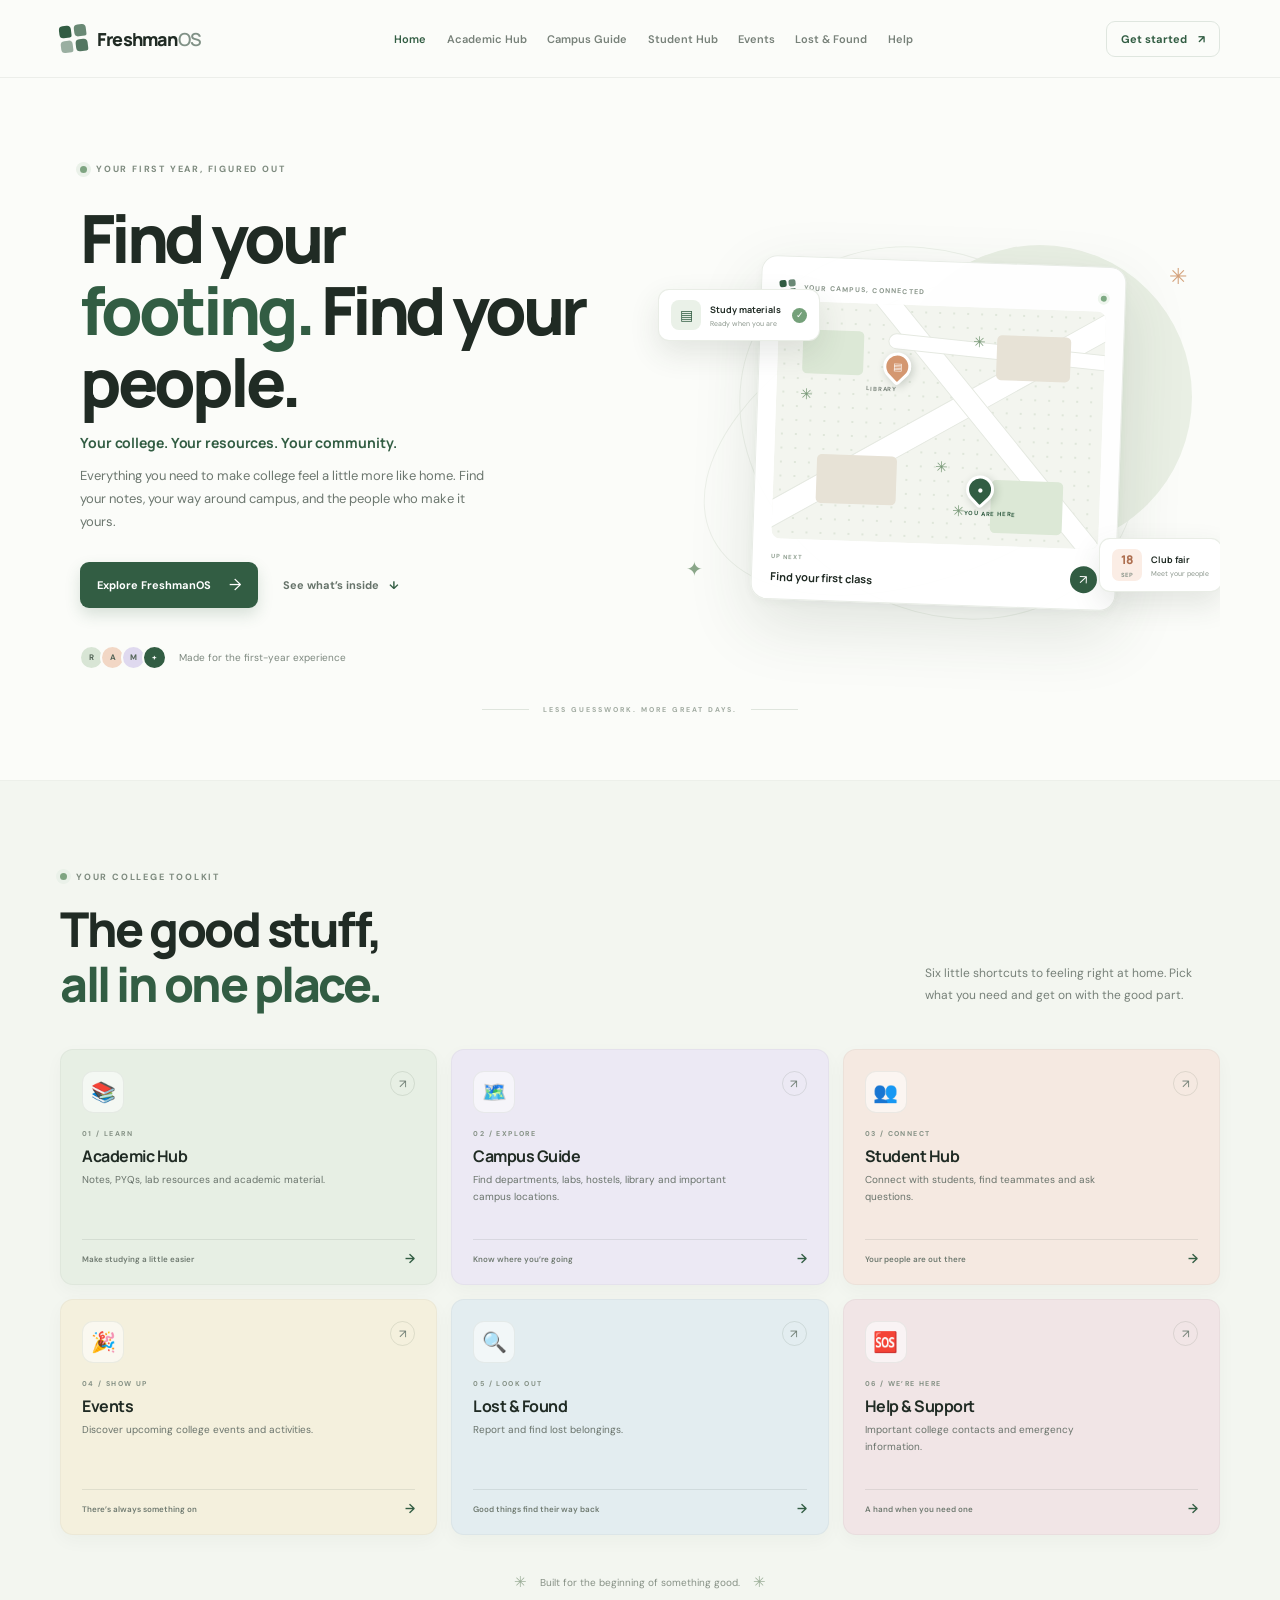
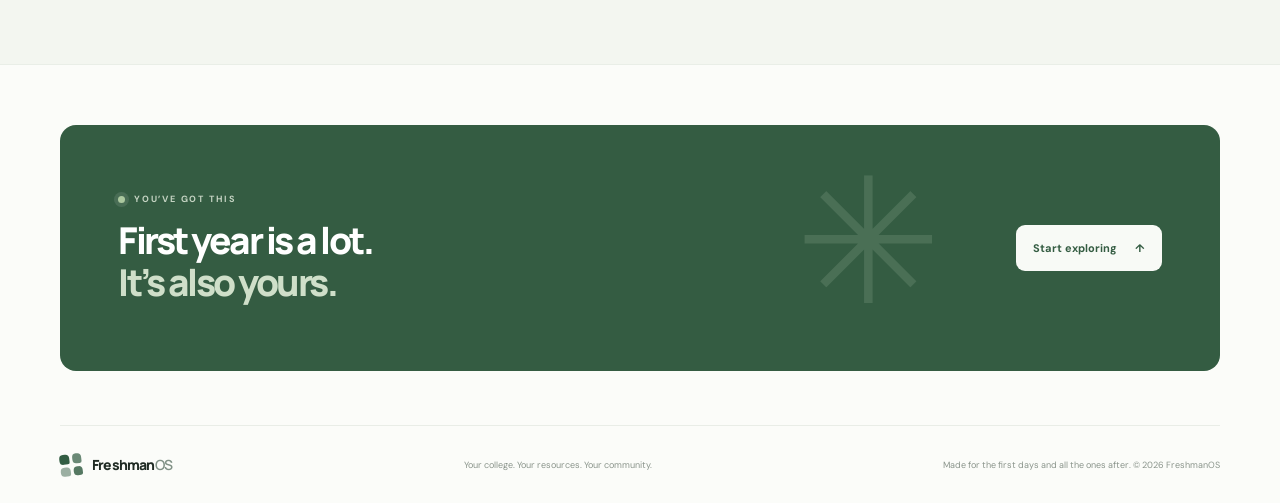
<file: frontend/index.html>
<!doctype html>
<html lang="en">
  <head>
    <meta charset="UTF-8" />
    <meta name="viewport" content="width=device-width, initial-scale=1.0" />
    <meta name="theme-color" content="#f8faf7" />
    <meta name="description" content="FreshmanOS brings academic resources, campus information and student services together for college freshmen." />
    <title>FreshmanOS — Find your footing</title>
    <link rel="preconnect" href="https://fonts.googleapis.com" />
    <link rel="preconnect" href="https://fonts.gstatic.com" crossorigin />
    <link href="https://fonts.googleapis.com/css2?family=DM+Sans:wght@400;500;600;700&family=Manrope:wght@400;500;600;700;800&display=swap" rel="stylesheet" />
    <link rel="stylesheet" href="styles.css" />
    <script src="app.js" defer></script>
  </head>
  <body>
    <a class="skip-link" href="#main">Skip to content</a>
    <header class="site-header">
      <nav class="nav wrap" aria-label="Main navigation">
        <a class="brand" href="#home" aria-label="FreshmanOS home">
          <span class="brand-mark" aria-hidden="true"><span></span><span></span><span></span><span></span></span>
          <span>Freshman<span class="brand-light">OS</span></span>
        </a>
        <button class="menu-toggle" type="button" aria-expanded="false" aria-controls="nav-links" aria-label="Open navigation">
          <span></span><span></span>
        </button>
        <div class="nav-links" id="nav-links">
          <a class="nav-link active" href="#home">Home</a>
          <a class="nav-link" href="#academic-hub">Academic Hub</a>
          <a class="nav-link" href="#campus-guide">Campus Guide</a>
          <a class="nav-link" href="#student-hub">Student Hub</a>
          <a class="nav-link" href="#events">Events</a>
          <a class="nav-link" href="#lost-found">Lost &amp; Found</a>
          <a class="nav-link" href="#help">Help</a>
        </div>
        <a class="nav-cta" href="#features">Get started <span aria-hidden="true">↗</span></a>
      </nav>
    </header>

    <main id="main">
      <section class="hero wrap" id="home" aria-labelledby="hero-title">
        <div class="hero-copy">
          <div class="eyebrow"><span class="eyebrow-dot"></span> YOUR FIRST YEAR, FIGURED OUT</div>
          <h1 id="hero-title">Find your<br /><span>footing.</span> Find your people.</h1>
          <p class="hero-tagline">Your college. Your resources. Your community.</p>
          <p class="hero-description">Everything you need to make college feel a little more like home. Find your notes, your way around campus, and the people who make it yours.</p>
          <div class="hero-actions">
            <a class="button button-primary" href="#features">Explore FreshmanOS <span aria-hidden="true">→</span></a>
            <a class="text-link" href="#features">See what’s inside <span aria-hidden="true">↓</span></a>
          </div>
          <div class="hero-proof"><div class="avatar-stack" aria-hidden="true"><span>R</span><span>A</span><span>M</span><span>+</span></div><span>Made for the first-year experience</span></div>
        </div>
        <div class="hero-art" aria-label="A preview of FreshmanOS campus resources">
          <div class="orbit orbit-one"></div><div class="orbit orbit-two"></div>
          <div class="sun-shape"></div>
          <div class="campus-card">
            <div class="campus-top"><span class="mini-mark"><i></i><i></i><i></i><i></i></span><span>YOUR CAMPUS, CONNECTED</span><span class="live-dot"></span></div>
            <div class="campus-map" aria-hidden="true">
              <div class="map-path path-a"></div><div class="map-path path-b"></div><div class="map-path path-c"></div>
              <div class="map-block block-a"></div><div class="map-block block-b"></div><div class="map-block block-c"></div><div class="map-block block-d"></div>
              <div class="map-tree tree-a">✳</div><div class="map-tree tree-b">✳</div><div class="map-tree tree-c">✳</div><div class="map-tree tree-d">✳</div>
              <div class="map-pin pin-library"><span>▤</span></div><div class="map-pin pin-you"><span>●</span></div>
              <span class="map-label label-library">LIBRARY</span><span class="map-label label-you">YOU ARE HERE</span>
            </div>
            <div class="campus-bottom"><div><span class="bottom-label">UP NEXT</span><strong>Find your first class</strong></div><span class="arrow-circle">↗</span></div>
          </div>
          <div class="float-card float-resource"><span class="float-icon book-icon">▤</span><span><strong>Study materials</strong><small>Ready when you are</small></span><span class="float-check">✓</span></div>
          <div class="float-card float-event"><span class="event-date"><b>18</b><small>SEP</small></span><span><strong>Club fair</strong><small>Meet your people</small></span></div>
          <span class="sparkle sparkle-a">✳</span><span class="sparkle sparkle-b">✦</span>
        </div>
        <div class="hero-bottom-note"><span class="note-line"></span><span>LESS GUESSWORK. MORE GREAT DAYS.</span><span class="note-line"></span></div>
      </section>

      <section class="features-section" id="features" aria-labelledby="features-title">
        <div class="wrap">
          <div class="section-heading">
            <div><div class="eyebrow"><span class="eyebrow-dot"></span> YOUR COLLEGE TOOLKIT</div><h2 id="features-title">The good stuff,<br /><span>all in one place.</span></h2></div>
            <p>Six little shortcuts to feeling right at home. Pick what you need and get on with the good part.</p>
          </div>
          <div class="feature-grid">
            <a class="feature-card card-sage" id="academic-hub" href="#academic-hub">
              <div class="card-top"><span class="feature-icon">📚</span><span class="card-arrow" aria-hidden="true">↗</span></div><span class="card-index">01 / LEARN</span><h3>Academic Hub</h3><p>Notes, PYQs, lab resources and academic material.</p><span class="card-foot">Make studying a little easier <span aria-hidden="true">→</span></span>
            </a>
            <a class="feature-card card-lilac" id="campus-guide" href="#campus-guide">
              <div class="card-top"><span class="feature-icon">🗺️</span><span class="card-arrow" aria-hidden="true">↗</span></div><span class="card-index">02 / EXPLORE</span><h3>Campus Guide</h3><p>Find departments, labs, hostels, library and important campus locations.</p><span class="card-foot">Know where you’re going <span aria-hidden="true">→</span></span>
            </a>
            <a class="feature-card card-peach" id="student-hub" href="#student-hub">
              <div class="card-top"><span class="feature-icon">👥</span><span class="card-arrow" aria-hidden="true">↗</span></div><span class="card-index">03 / CONNECT</span><h3>Student Hub</h3><p>Connect with students, find teammates and ask questions.</p><span class="card-foot">Your people are out there <span aria-hidden="true">→</span></span>
            </a>
            <a class="feature-card card-yellow" id="events" href="#events">
              <div class="card-top"><span class="feature-icon">🎉</span><span class="card-arrow" aria-hidden="true">↗</span></div><span class="card-index">04 / SHOW UP</span><h3>Events</h3><p>Discover upcoming college events and activities.</p><span class="card-foot">There’s always something on <span aria-hidden="true">→</span></span>
            </a>
            <a class="feature-card card-blue" id="lost-found" href="#lost-found">
              <div class="card-top"><span class="feature-icon">🔍</span><span class="card-arrow" aria-hidden="true">↗</span></div><span class="card-index">05 / LOOK OUT</span><h3>Lost &amp; Found</h3><p>Report and find lost belongings.</p><span class="card-foot">Good things find their way back <span aria-hidden="true">→</span></span>
            </a>
            <a class="feature-card card-rose" id="help" href="#help">
              <div class="card-top"><span class="feature-icon">🆘</span><span class="card-arrow" aria-hidden="true">↗</span></div><span class="card-index">06 / WE’RE HERE</span><h3>Help &amp; Support</h3><p>Important college contacts and emergency information.</p><span class="card-foot">A hand when you need one <span aria-hidden="true">→</span></span>
            </a>
          </div>
          <div class="section-signoff"><span class="signoff-star">✳</span><span>Built for the beginning of something good.</span><span class="signoff-star">✳</span></div>
        </div>
      </section>

      <section class="closing wrap">
        <div><div class="eyebrow"><span class="eyebrow-dot"></span> YOU’VE GOT THIS</div><h2>First year is a lot.<br /><span>It’s also yours.</span></h2></div>
        <a class="button button-light" href="#home">Start exploring <span aria-hidden="true">↑</span></a>
        <span class="closing-doodle" aria-hidden="true">✳</span>
      </section>
    </main>
    <footer class="footer wrap"><a class="brand footer-brand" href="#home"><span class="brand-mark" aria-hidden="true"><span></span><span></span><span></span><span></span></span><span>Freshman<span class="brand-light">OS</span></span></a><p>Your college. Your resources. Your community.</p><span>Made for the first days and all the ones after. © <span id="year"></span> FreshmanOS</span></footer>
  </body>
</html>
</file>
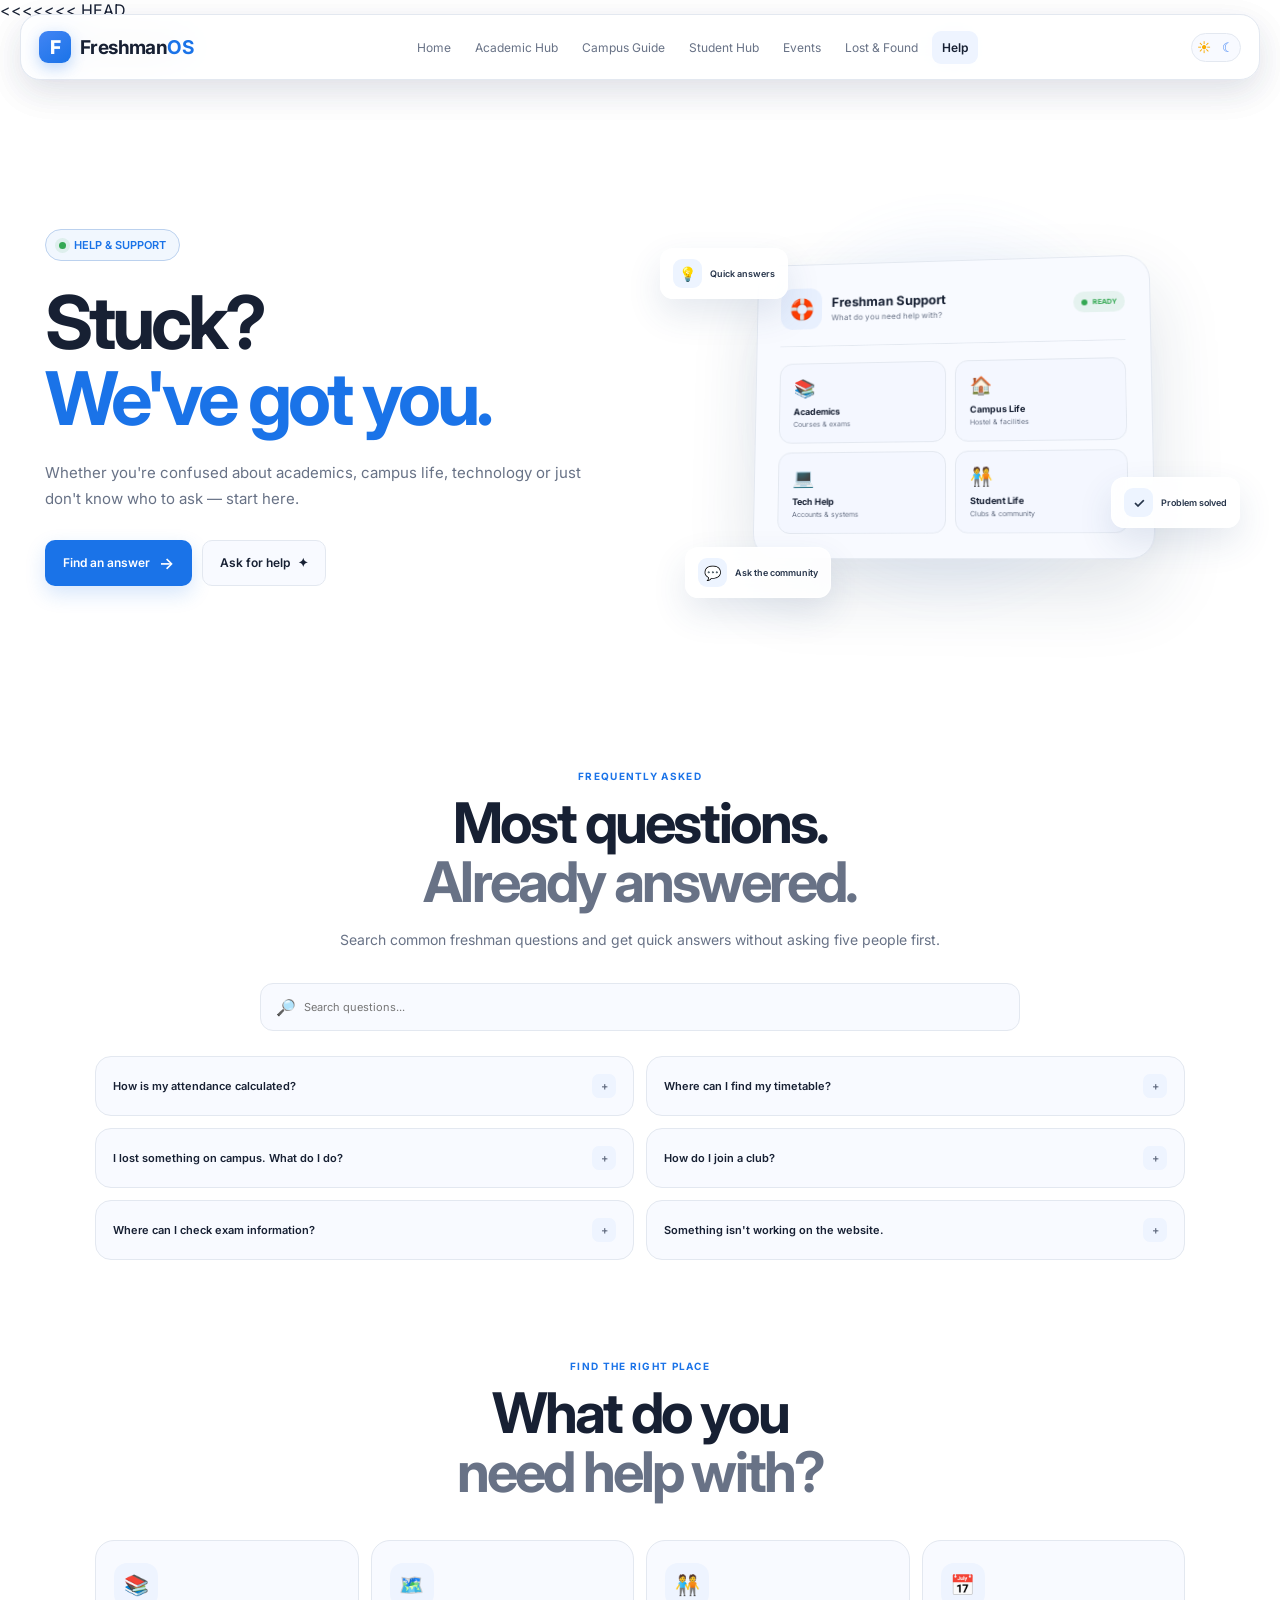
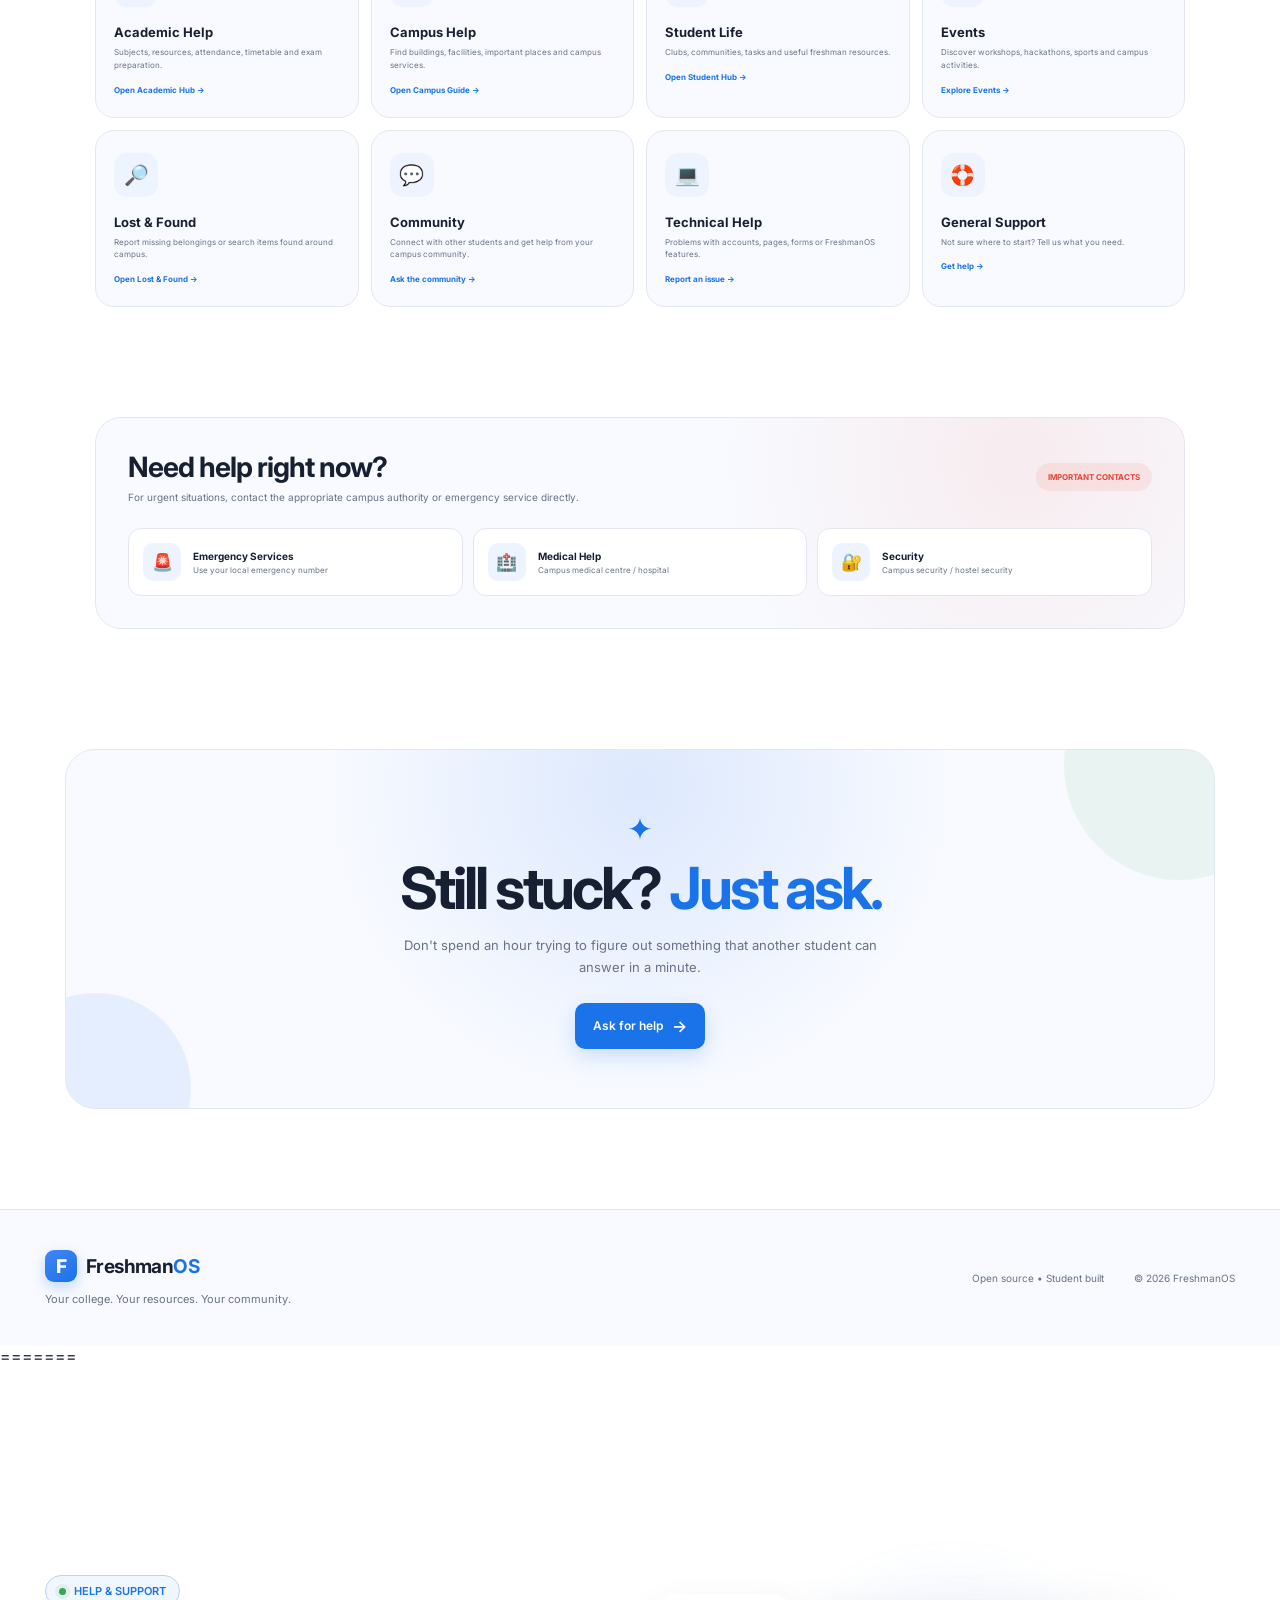
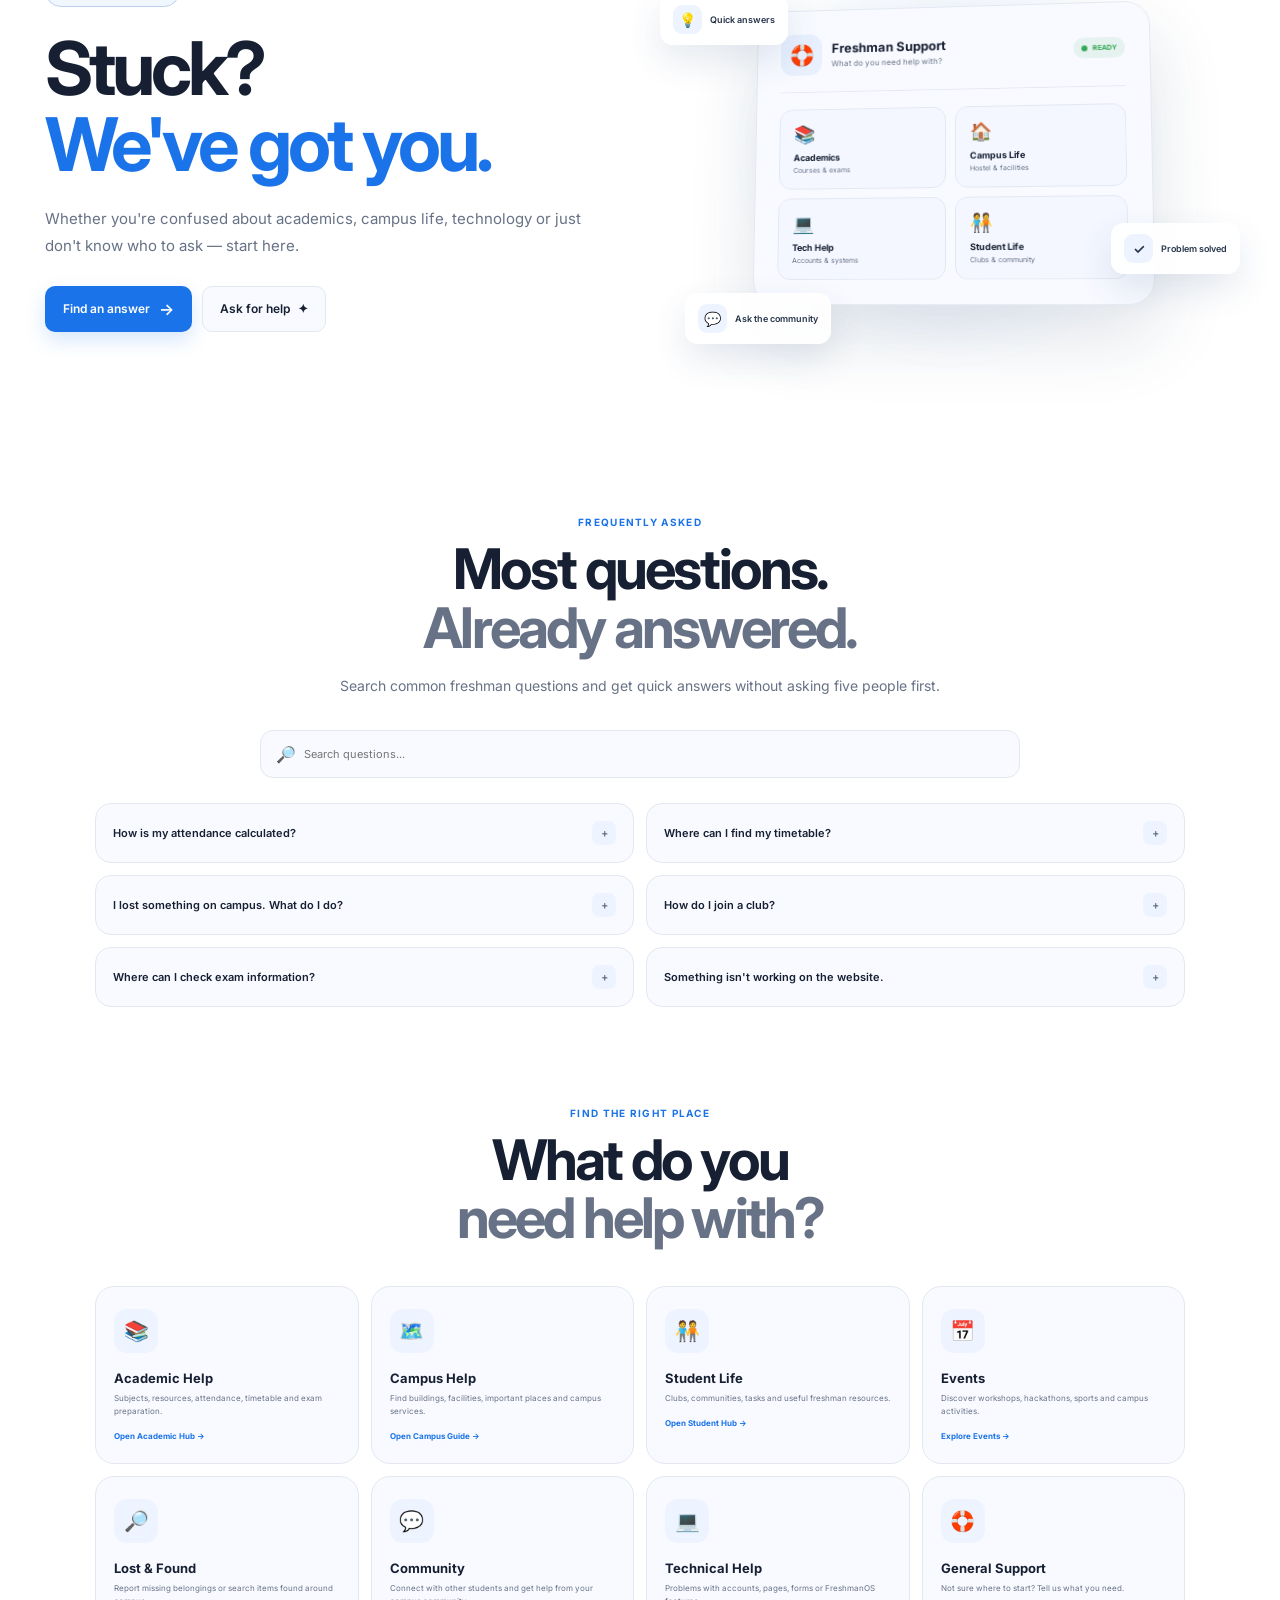
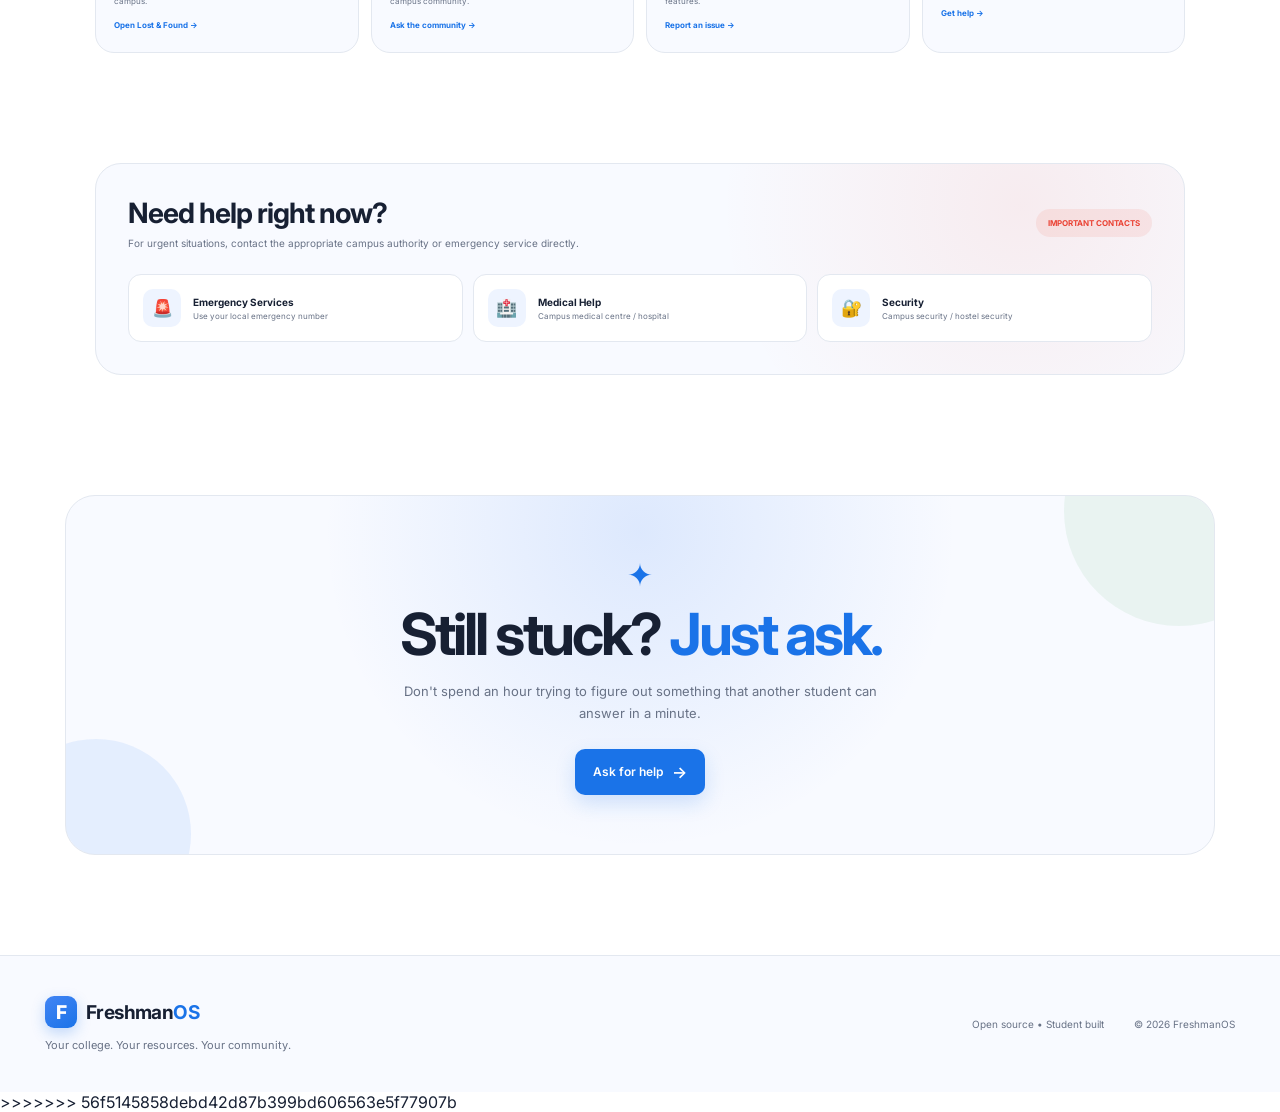
<file: help/index.html>
<<<<<<< HEAD
<!DOCTYPE html>
<html lang="en">

<head>
<meta charset="UTF-8">

<meta
    name="viewport"
    content="width=device-width, initial-scale=1.0"
>

<title>Help & Support — FreshmanOS</title>

<link rel="preconnect" href="https://fonts.googleapis.com">
<link rel="preconnect" href="https://fonts.gstatic.com" crossorigin>

<link
    href="https://fonts.googleapis.com/css2?family=Google+Sans:wght@400;500;600;700&family=Inter:wght@400;500;600;700;800&display=swap"
    rel="stylesheet"
>


<style>

/* =========================================================
   FRESHMANOS — HELP & SUPPORT
========================================================= */

:root {

    --bg: #ffffff;
    --surface: #f8faff;
    --surface2: #eef4ff;

    --text: #172033;
    --muted: #687286;

    --border: #e3e8f0;

    --blue: #1a73e8;
    --green: #34a853;
    --yellow: #fbbc04;
    --red: #ea4335;
    --purple: #8e63d2;

    --shadow:
        0 12px 35px rgba(36,54,86,.08);
}


body.dark {

    --bg: #101217;
    --surface: #171a21;
    --surface2: #1d2330;

    --text: #f5f7fb;
    --muted: #a3abba;

    --border: #292f3a;

    --blue: #8ab4f8;
    --green: #81c995;
    --yellow: #fdd663;
    --red: #f28b82;
    --purple: #b99af7;

    --shadow:
        0 15px 40px rgba(0,0,0,.35);
}


/* =========================================================
   RESET
========================================================= */

* {
    margin: 0;
    padding: 0;
    box-sizing: border-box;
}

html {
    scroll-behavior: smooth;
}

body {

    margin: 0;

    font-family:
        "Google Sans",
        "Inter",
        Arial,
        sans-serif;

    background: var(--bg);

    color: var(--text);

    overflow-x: hidden;

    transition:
        background .3s ease,
        color .3s ease;
}

a {
    color: inherit;
    text-decoration: none;
}

button,
input,
textarea {
    font-family: inherit;
}


/* =========================================================
   NAVBAR
========================================================= */

.navbar {

    position: fixed;

    top: 14px;
    left: 50%;

    transform: translateX(-50%);

    width: calc(100% - 40px);

    max-width: 1380px;

    z-index: 1000;

    background:
        color-mix(
            in srgb,
            var(--bg) 90%,
            transparent
        );

    backdrop-filter: blur(18px);

    border: 1px solid var(--border);

    border-radius: 20px;

    box-shadow: var(--shadow);
}


.nav-inner {

    height: 64px;

    padding: 0 18px;

    display: flex;

    align-items: center;

    justify-content: space-between;
}


/* BRAND */

.brand {

    display: flex;

    align-items: center;

    gap: 9px;

    font-size: 19px;

    font-weight: 700;

    letter-spacing: -.6px;

    white-space: nowrap;
}


.brand-mark {

    width: 32px;
    height: 32px;

    display: grid;

    place-items: center;

    border-radius: 9px;

    background:
        linear-gradient(
            145deg,
            #4285f4,
            #1a73e8
        );

    color: white;

    font-weight: 800;

    box-shadow:
        0 5px 14px
        rgba(26,115,232,.25);
}


.blue {
    color: var(--blue);
}


/* NAV LINKS */

.nav-links {

    display: flex;

    align-items: center;

    gap: 4px;
}


.nav-links a {

    padding: 9px 10px;

    border-radius: 9px;

    color: var(--muted);

    font-size: 12px;

    transition: .2s ease;
}


.nav-links a:hover {

    color: var(--text);

    background: var(--surface);
}


.nav-links a.active {

    color: var(--text);

    background: var(--surface2);

    font-weight: 600;
}


/* NAV ACTIONS */

.nav-actions {

    display: flex;

    align-items: center;

    gap: 8px;
}


.theme-toggle {

    width: 50px;
    height: 29px;

    border: 1px solid var(--border);

    border-radius: 999px;

    background: var(--surface);

    display: flex;

    align-items: center;

    justify-content: space-around;

    color: var(--muted);

    cursor: pointer;
}


.theme-toggle span:first-child {
    color: #f9ab00;
}


.theme-toggle span:last-child {
    color: #4285f4;
}


.mobile-menu-btn {

    display: none;

    width: 34px;
    height: 34px;

    border: 1px solid var(--border);

    border-radius: 9px;

    background: var(--surface);

    color: var(--text);

    cursor: pointer;

    font-size: 18px;
}


/* MOBILE NAV */

.mobile-nav {

    display: none;

    padding: 10px 18px 18px;

    border-top: 1px solid var(--border);

    flex-direction: column;
}


.mobile-nav.active {
    display: flex;
}


.mobile-nav a {

    padding: 12px;

    border-radius: 10px;

    color: var(--muted);

    font-size: 13px;
}


.mobile-nav a.active {

    color: var(--blue);

    background: var(--surface2);
}


/* =========================================================
   HERO
========================================================= */

.help-hero {

    max-width: 1250px;

    min-height: 690px;

    margin: auto;

    padding:
        155px 30px
        70px;

    display: grid;

    grid-template-columns:
        1fr 1fr;

    align-items: center;

    gap: 50px;
}


.hero-copy {

    position: relative;

    z-index: 5;
}


.eyebrow {

    display: inline-flex;

    align-items: center;

    gap: 8px;

    padding: 8px 13px;

    border: 1px solid
        color-mix(
            in srgb,
            var(--blue) 20%,
            var(--border)
        );

    border-radius: 999px;

    color: var(--blue);

    background:
        color-mix(
            in srgb,
            var(--blue) 6%,
            transparent
        );

    font-size: 11px;

    font-weight: 600;
}


.eyebrow-dot {

    width: 7px;
    height: 7px;

    border-radius: 50%;

    background: var(--green);

    box-shadow:
        0 0 0 4px
        rgba(52,168,83,.1);
}


.hero-copy h1 {

    max-width: 650px;

    margin-top: 24px;

    font-size:
        clamp(
            48px,
            6vw,
            74px
        );

    line-height: 1.02;

    letter-spacing: -4px;

    font-weight: 700;
}


.hero-copy h1 span {

    display: block;

    color: var(--blue);
}


.hero-copy > p {

    max-width: 540px;

    margin-top: 24px;

    color: var(--muted);

    font-size: 15px;

    line-height: 1.75;
}


/* HERO BUTTONS */

.hero-buttons {

    display: flex;

    gap: 10px;

    flex-wrap: wrap;

    margin-top: 27px;
}


.primary-button {

    display: inline-flex;

    align-items: center;

    justify-content: center;

    gap: 9px;

    padding: 13px 18px;

    border: 0;

    border-radius: 10px;

    background: var(--blue);

    color: white;

    font-size: 12px;

    font-weight: 600;

    cursor: pointer;

    box-shadow:
        0 8px 20px
        rgba(26,115,232,.18);

    transition: .25s ease;
}


.primary-button:hover {

    transform:
        translateY(-3px);

    box-shadow:
        0 14px 28px
        rgba(26,115,232,.25);
}


.primary-button span {

    font-size: 16px;

    transition: .25s;
}


.primary-button:hover span {
    transform: translateX(4px);
}


.secondary-button {

    display: inline-flex;

    align-items: center;

    justify-content: center;

    gap: 8px;

    padding: 12px 17px;

    border:
        1px solid var(--border);

    border-radius: 10px;

    background: var(--surface);

    color: var(--text);

    font-size: 12px;

    font-weight: 600;

    cursor: pointer;

    transition: .25s;
}


.secondary-button:hover {

    transform:
        translateY(-3px);

    border-color: var(--blue);
}


/* =========================================================
   HERO VISUAL
========================================================= */

.hero-visual {

    position: relative;

    height: 450px;

    display: flex;

    align-items: center;

    justify-content: center;

    perspective: 1200px;
}


.hero-glow {

    position: absolute;

    width: 440px;
    height: 440px;

    border-radius: 50%;

    background:
        radial-gradient(
            circle,
            rgba(66,133,244,.16),
            transparent 68%
        );

    filter: blur(10px);
}


/* SUPPORT PANEL */

.support-panel {

    position: relative;

    width: 400px;

    padding: 24px;

    border:
        1px solid var(--border);

    border-radius: 25px;

    background: var(--surface);

    box-shadow:
        0 30px 70px
        rgba(30,55,90,.14);

    transform:
        rotateX(7deg)
        rotateY(-7deg);

    transform-style: preserve-3d;

    z-index: 3;

    transition:
        transform .2s ease;
}


.support-header {

    display: flex;

    align-items: center;

    justify-content: space-between;

    padding-bottom: 17px;

    border-bottom:
        1px solid var(--border);
}


.support-title {

    display: flex;

    align-items: center;

    gap: 10px;
}


.support-icon {

    width: 43px;
    height: 43px;

    display: grid;

    place-items: center;

    border-radius: 13px;

    background: #e8f0fe;

    font-size: 21px;
}


body.dark .support-icon {
    background: var(--surface2);
}


.support-title strong {

    display: block;

    font-size: 13px;
}


.support-title span {

    display: block;

    margin-top: 3px;

    color: var(--muted);

    font-size: 8px;
}


.online-badge {

    display: flex;

    align-items: center;

    gap: 5px;

    padding: 6px 8px;

    border-radius: 999px;

    color: var(--green);

    background:
        rgba(52,168,83,.09);

    font-size: 7px;

    font-weight: 700;
}


.online-dot {

    width: 6px;
    height: 6px;

    border-radius: 50%;

    background: var(--green);
}


/* HELP OPTIONS */

.support-options {

    display: grid;

    grid-template-columns:
        1fr 1fr;

    gap: 9px;

    margin-top: 17px;
}


.support-option {

    padding: 14px;

    border:
        1px solid var(--border);

    border-radius: 13px;

    background:
        color-mix(
            in srgb,
            var(--surface2) 45%,
            var(--surface)
        );

    transition: .2s;
}


.support-option:hover {

    transform:
        translateY(-3px);

    border-color:
        color-mix(
            in srgb,
            var(--blue) 35%,
            var(--border)
        );
}


.support-option-icon {

    font-size: 18px;
}


.support-option strong {

    display: block;

    margin-top: 8px;

    font-size: 9px;
}


.support-option span {

    display: block;

    margin-top: 3px;

    color: var(--muted);

    font-size: 7px;
}


/* FLOATING CARDS */

.floating-card {

    position: absolute;

    z-index: 10;

    display: flex;

    align-items: center;

    gap: 8px;

    padding: 10px 12px;

    border:
        1px solid rgba(255,255,255,.8);

    border-radius: 13px;

    background:
        rgba(255,255,255,.88);

    backdrop-filter: blur(12px);

    color: #26344a;

    box-shadow:
        0 15px 35px
        rgba(39,73,120,.12);

    font-size: 9px;

    font-weight: 600;

    animation:
        float 5s ease-in-out infinite;
}


body.dark .floating-card {

    background:
        rgba(28,32,42,.94);

    border-color:
        rgba(255,255,255,.08);

    color: white;
}


.float-icon {

    width: 29px;
    height: 29px;

    display: grid;

    place-items: center;

    border-radius: 9px;

    background: #edf4ff;

    font-size: 14px;
}


.float-one {

    top: 65px;

    left: -5px;
}


.float-two {

    right: -5px;

    bottom: 105px;

    animation-delay: -1.5s;
}


.float-three {

    left: 20px;

    bottom: 35px;

    animation-delay: -3s;
}


@keyframes float {

    0%,
    100% {
        transform: translateY(0);
    }

    50% {
        transform: translateY(-10px);
    }
}


/* =========================================================
   SEARCH / FAQ
========================================================= */

.faq-section {

    max-width: 1150px;

    margin: auto;

    padding:
        60px 30px
        100px;
}


.section-header {

    max-width: 650px;

    margin: auto;

    text-align: center;
}


.section-label {

    margin-bottom: 12px;

    color: var(--blue);

    font-size: 10px;

    font-weight: 700;

    letter-spacing: 1.3px;
}


.section-header h2 {

    font-size:
        clamp(
            38px,
            5vw,
            56px
        );

    line-height: 1.05;

    letter-spacing: -2.8px;
}


.section-header h2 span {

    display: block;

    color: var(--muted);
}


.section-header p {

    margin-top: 16px;

    color: var(--muted);

    font-size: 14px;

    line-height: 1.7;
}


/* SEARCH */

.faq-search {

    max-width: 760px;

    margin: 32px auto 0;

    position: relative;
}


.faq-search span {

    position: absolute;

    left: 16px;

    top: 50%;

    transform:
        translateY(-50%);

    color: var(--muted);

    pointer-events: none;
}


.faq-search input {

    width: 100%;

    height: 48px;

    padding:
        0 18px
        0 43px;

    border:
        1px solid var(--border);

    border-radius: 13px;

    outline: none;

    background: var(--surface);

    color: var(--text);

    font-size: 11px;

    transition: .2s;
}


.faq-search input:focus {

    border-color: var(--blue);

    box-shadow:
        0 0 0 3px
        rgba(26,115,232,.08);
}


/* FAQ GRID */

.faq-grid {

    display: grid;

    grid-template-columns:
        1fr 1fr;

    gap: 12px;

    margin-top: 25px;
}


.faq-card {

    border:
        1px solid var(--border);

    border-radius: 16px;

    background: var(--surface);

    overflow: hidden;

    transition: .25s;
}


.faq-card:hover {

    border-color:
        color-mix(
            in srgb,
            var(--blue) 25%,
            var(--border)
        );

    box-shadow: var(--shadow);
}


.faq-question {

    width: 100%;

    display: flex;

    align-items: center;

    justify-content: space-between;

    gap: 15px;

    padding: 17px;

    border: 0;

    background: transparent;

    color: var(--text);

    text-align: left;

    cursor: pointer;

    font-size: 11px;

    font-weight: 600;
}


.faq-arrow {

    flex-shrink: 0;

    width: 24px;
    height: 24px;

    display: grid;

    place-items: center;

    border-radius: 7px;

    background: var(--surface2);

    color: var(--muted);

    transition: .25s;
}


.faq-card.open .faq-arrow {

    transform: rotate(45deg);

    background: var(--blue);

    color: white;
}


.faq-answer {

    max-height: 0;

    overflow: hidden;

    transition:
        max-height .3s ease;
}


.faq-answer p {

    padding:
        0 17px
        17px;

    color: var(--muted);

    font-size: 9px;

    line-height: 1.75;
}


/* =========================================================
   HELP CATEGORIES
========================================================= */

.categories-section {

    max-width: 1150px;

    margin: auto;

    padding:
        0 30px
        110px;
}


.category-grid {

    display: grid;

    grid-template-columns:
        repeat(4,1fr);

    gap: 12px;

    margin-top: 38px;
}


.category-card {

    padding: 22px 18px;

    border:
        1px solid var(--border);

    border-radius: 19px;

    background: var(--surface);

    transition: .25s;

    cursor: pointer;
}


.category-card:hover {

    transform:
        translateY(-5px);

    box-shadow: var(--shadow);

    border-color:
        color-mix(
            in srgb,
            var(--blue) 30%,
            var(--border)
        );
}


.category-icon {

    width: 44px;
    height: 44px;

    display: grid;

    place-items: center;

    border-radius: 13px;

    background: var(--surface2);

    font-size: 20px;
}


.category-card h3 {

    margin-top: 17px;

    font-size: 13px;
}


.category-card p {

    margin-top: 6px;

    color: var(--muted);

    font-size: 8px;

    line-height: 1.6;
}


.category-link {

    display: inline-block;

    margin-top: 13px;

    color: var(--blue);

    font-size: 8px;

    font-weight: 700;
}


/* =========================================================
   EMERGENCY / QUICK CONTACTS
========================================================= */

.contacts-section {

    max-width: 1150px;

    margin: auto;

    padding:
        0 30px
        110px;
}


.contacts-box {

    padding: 32px;

    border:
        1px solid var(--border);

    border-radius: 26px;

    background:
        radial-gradient(
            circle at 85% 20%,
            rgba(234,67,53,.08),
            transparent 32%
        ),
        var(--surface);
}


.contacts-header {

    display: flex;

    align-items: center;

    justify-content: space-between;

    gap: 25px;
}


.contacts-header h2 {

    font-size: 28px;

    letter-spacing: -1px;
}


.contacts-header p {

    margin-top: 7px;

    color: var(--muted);

    font-size: 10px;
}


.emergency-badge {

    padding: 9px 12px;

    border-radius: 999px;

    background:
        rgba(234,67,53,.09);

    color: var(--red);

    font-size: 8px;

    font-weight: 700;
}


.contacts-grid {

    display: grid;

    grid-template-columns:
        repeat(3,1fr);

    gap: 10px;

    margin-top: 25px;
}


.contact-card {

    display: flex;

    align-items: center;

    gap: 12px;

    padding: 14px;

    border:
        1px solid var(--border);

    border-radius: 13px;

    background: var(--bg);
}


.contact-icon {

    width: 38px;
    height: 38px;

    display: grid;

    place-items: center;

    border-radius: 10px;

    background: var(--surface2);

    font-size: 17px;
}


.contact-card strong {

    display: block;

    font-size: 10px;
}


.contact-card span {

    display: block;

    margin-top: 3px;

    color: var(--muted);

    font-size: 8px;
}


/* =========================================================
   SUPPORT CTA
========================================================= */

.support-cta {

    max-width: 1150px;

    min-height: 360px;

    margin:
        10px auto
        100px;

    padding: 35px;

    border:
        1px solid var(--border);

    border-radius: 30px;

    display: flex;

    align-items: center;

    justify-content: center;

    text-align: center;

    position: relative;

    overflow: hidden;

    background:
        radial-gradient(
            circle at 50% 10%,
            rgba(66,133,244,.15),
            transparent 48%
        ),
        var(--surface);
}


.cta-content {

    position: relative;

    z-index: 2;

    max-width: 620px;
}


.cta-icon {

    font-size: 31px;

    color: var(--blue);

    margin-bottom: 12px;
}


.cta-content h2 {

    font-size:
        clamp(
            40px,
            5vw,
            58px
        );

    line-height: 1;

    letter-spacing: -3px;
}


.cta-content h2 span {

    color: var(--blue);
}


.cta-content p {

    max-width: 500px;

    margin:
        17px auto
        25px;

    color: var(--muted);

    font-size: 13px;

    line-height: 1.7;
}


.cta-orb {

    position: absolute;

    border-radius: 50%;
}


.cta-orb.one {

    width: 190px;
    height: 190px;

    left: -65px;
    bottom: -75px;

    background:
        rgba(66,133,244,.11);
}


.cta-orb.two {

    width: 230px;
    height: 230px;

    right: -80px;
    top: -100px;

    background:
        rgba(52,168,83,.08);
}


/* =========================================================
   FOOTER
========================================================= */

footer {

    border-top:
        1px solid var(--border);

    background: var(--surface);
}


.footer-inner {

    max-width: 1250px;

    margin: auto;

    padding:
        40px 30px;

    display: flex;

    align-items: center;

    justify-content: space-between;
}


.footer-brand p {

    margin-top: 10px;

    color: var(--muted);

    font-size: 11px;
}


.footer-right {

    display: flex;

    gap: 30px;

    color: var(--muted);

    font-size: 10px;
}


/* =========================================================
   SUPPORT MODAL
========================================================= */

.modal-overlay {

    position: fixed;

    inset: 0;

    z-index: 2000;

    display: none;

    align-items: center;

    justify-content: center;

    padding: 20px;

    background:
        rgba(10,15,25,.55);

    backdrop-filter: blur(8px);
}


.modal-overlay.active {
    display: flex;
}


.modal {

    width:
        min(
            480px,
            100%
        );

    max-height: 90vh;

    overflow-y: auto;

    padding: 25px;

    border:
        1px solid var(--border);

    border-radius: 23px;

    background: var(--surface);

    box-shadow:
        0 30px 80px
        rgba(0,0,0,.25);
}


.modal-header {

    display: flex;

    align-items: center;

    justify-content: space-between;

    margin-bottom: 20px;
}


.modal-header h3 {

    font-size: 20px;

    letter-spacing: -.5px;
}


.close-modal {

    width: 31px;
    height: 31px;

    border:
        1px solid var(--border);

    border-radius: 9px;

    background: var(--surface2);

    color: var(--text);

    cursor: pointer;

    font-size: 16px;
}


.form-group {

    margin-top: 14px;
}


.form-group label {

    display: block;

    margin-bottom: 6px;

    color: var(--muted);

    font-size: 9px;

    font-weight: 600;
}


.form-group input,
.form-group textarea {

    width: 100%;

    border:
        1px solid var(--border);

    border-radius: 10px;

    outline: none;

    background: var(--bg);

    color: var(--text);

    padding: 11px;

    font-size: 10px;

    transition: .2s;
}


.form-group input:focus,
.form-group textarea:focus {

    border-color: var(--blue);

    box-shadow:
        0 0 0 3px
        rgba(26,115,232,.08);
}


.form-group textarea {

    min-height: 100px;

    resize: vertical;
}


.form-submit {

    width: 100%;

    margin-top: 20px;

    padding: 12px;

    border: 0;

    border-radius: 10px;

    background: var(--blue);

    color: white;

    font-size: 10px;

    font-weight: 700;

    cursor: pointer;
}


/* =========================================================
   RESPONSIVE
========================================================= */

@media (max-width: 1050px) {

    .nav-links a {

        padding:
            8px 5px;

        font-size: 10px;
    }

    .help-hero {

        gap: 10px;
    }

    .support-panel {

        transform:
            scale(.88)
            rotateX(7deg)
            rotateY(-7deg);
    }

    .category-grid {

        grid-template-columns:
            repeat(2,1fr);
    }
}


@media (max-width: 850px) {

    .nav-links {
        display: none;
    }

    .mobile-menu-btn {
        display: block;
    }

    .help-hero {

        grid-template-columns: 1fr;

        text-align: center;

        padding-top: 135px;
    }

    .hero-copy {

        display: flex;

        flex-direction: column;

        align-items: center;
    }

    .hero-copy > p {
        max-width: 600px;
    }

    .hero-buttons {
        justify-content: center;
    }

    .hero-visual {
        margin-top: 10px;
    }

    .faq-grid {
        grid-template-columns: 1fr;
    }

    .contacts-grid {
        grid-template-columns: 1fr;
    }

    .contacts-header {
        flex-direction: column;
        align-items: flex-start;
    }
}


@media (max-width: 560px) {

    .navbar {

        width:
            calc(100% - 20px);

        top: 8px;
    }

    .nav-inner {
        height: 58px;
    }

    .help-hero {

        padding:
            120px 18px
            40px;
    }

    .hero-copy h1 {

        font-size: 45px;

        letter-spacing: -2.5px;
    }

    .hero-copy > p {
        font-size: 14px;
    }

    .hero-buttons {

        width: 100%;

        flex-direction: column;
    }

    .primary-button,
    .secondary-button {

        width: 100%;
    }

    .hero-visual {

        height: 410px;

        overflow: hidden;
    }

    .support-panel {

        width: 365px;

        transform:
            scale(.72)
            rotateX(6deg)
            rotateY(-5deg);
    }

    .float-one {
        left: -5px;
    }

    .float-two {
        right: -5px;
    }

    .faq-section {

        padding:
            60px 18px
            80px;
    }

    .categories-section,
    .contacts-section {

        padding:
            0 18px
            80px;
    }

    .category-grid {

        grid-template-columns: 1fr;
    }

    .contacts-box {

        padding: 23px;
    }

    .support-cta {

        margin:
            10px 15px
            70px;

        min-height: 330px;

        padding: 25px;
    }

    .footer-inner {

        flex-direction: column;

        align-items: flex-start;

        gap: 25px;
    }

    .footer-right {

        flex-direction: column;

        gap: 8px;
    }
}

</style>

</head>


<body>


<!-- =====================================================
     NAVBAR
===================================================== -->

<header class="navbar">

<div class="nav-inner">


<a
    href="../index.html"
    class="brand"
>

    <div class="brand-mark">
        F
    </div>

    <span>
        Freshman<span class="blue">OS</span>
    </span>

</a>



<nav class="nav-links">

    <a href="../index.html">
        Home
    </a>

    <a href="../academic/index.html">
        Academic Hub
    </a>

    <a href="../campus/index.html">
        Campus Guide
    </a>

    <a href="../student/index.html">
        Student Hub
    </a>

    <a href="../events/index.html">
        Events
    </a>

    <a href="../lost-found/index.html">
        Lost & Found
    </a>

    <a
        href="index.html"
        class="active"
    >
        Help
    </a>

</nav>



<div class="nav-actions">

    <button
        class="theme-toggle"
        id="themeToggle"
    >

        <span>☀</span>
        <span>☾</span>

    </button>


    <button
        class="mobile-menu-btn"
        id="menuButton"
    >
        ☰
    </button>

</div>

</div>



<div
    class="mobile-nav"
    id="mobileNav"
>

    <a href="../index.html">
        Home
    </a>

    <a href="../academic/index.html">
        Academic Hub
    </a>

    <a href="../campus/index.html">
        Campus Guide
    </a>

    <a href="../student/index.html">
        Student Hub
    </a>

    <a href="../events/index.html">
        Events
    </a>

    <a href="../lost-found/index.html">
        Lost & Found
    </a>

    <a
        href="index.html"
        class="active"
    >
        Help
    </a>

</div>

</header>



<!-- =====================================================
     HERO
===================================================== -->

<main>


<section class="help-hero">


<div class="hero-copy">


<div class="eyebrow">

    <span class="eyebrow-dot"></span>

    HELP & SUPPORT

</div>


<h1>

    Stuck?

    <span>
        We've got you.
    </span>

</h1>


<p>

    Whether you're confused about academics,
    campus life, technology or just don't know
    who to ask — start here.

</p>


<div class="hero-buttons">

    <a
        href="#faq"
        class="primary-button"
    >

        Find an answer

        <span>
            →
        </span>

    </a>


    <button
        class="secondary-button"
        id="askButton"
    >

        Ask for help

        <span>
            ✦
        </span>

    </button>

</div>


</div>



<!-- HERO VISUAL -->

<div class="hero-visual">

<div class="hero-glow"></div>


<div
    class="support-panel"
    id="supportPanel"
>


<div class="support-header">


<div class="support-title">

    <div class="support-icon">
        🛟
    </div>

    <div>

        <strong>
            Freshman Support
        </strong>

        <span>
            What do you need help with?
        </span>

    </div>

</div>


<div class="online-badge">

    <span class="online-dot"></span>

    READY

</div>


</div>



<div class="support-options">


<div class="support-option">

    <div class="support-option-icon">
        📚
    </div>

    <strong>
        Academics
    </strong>

    <span>
        Courses & exams
    </span>

</div>



<div class="support-option">

    <div class="support-option-icon">
        🏠
    </div>

    <strong>
        Campus Life
    </strong>

    <span>
        Hostel & facilities
    </span>

</div>



<div class="support-option">

    <div class="support-option-icon">
        💻
    </div>

    <strong>
        Tech Help
    </strong>

    <span>
        Accounts & systems
    </span>

</div>



<div class="support-option">

    <div class="support-option-icon">
        🧑‍🤝‍🧑
    </div>

    <strong>
        Student Life
    </strong>

    <span>
        Clubs & community
    </span>

</div>

</div>

</div>



<div class="floating-card float-one">

    <span class="float-icon">
        💡
    </span>

    Quick answers

</div>


<div class="floating-card float-two">

    <span class="float-icon">
        ✓
    </span>

    Problem solved

</div>


<div class="floating-card float-three">

    <span class="float-icon">
        💬
    </span>

    Ask the community

</div>


</div>

</section>



<!-- =====================================================
     FAQ
===================================================== -->

<section
    class="faq-section"
    id="faq"
>


<div class="section-header">

    <div class="section-label">
        FREQUENTLY ASKED
    </div>

    <h2>

        Most questions.

        <span>
            Already answered.
        </span>

    </h2>

    <p>

        Search common freshman questions and get
        quick answers without asking five people first.

    </p>

</div>



<div class="faq-search">

    <span>
        🔎
    </span>

    <input
        type="text"
        id="faqSearch"
        placeholder="Search questions..."
    >

</div>



<div
    class="faq-grid"
    id="faqGrid"
>


<!-- FAQ 1 -->

<div
    class="faq-card"
    data-search="how attendance calculated attendance classes percentage"
>

<button class="faq-question">

    How is my attendance calculated?

    <span class="faq-arrow">
        +
    </span>

</button>


<div class="faq-answer">

    <p>

        Attendance is generally based on the number
        of classes attended compared with the total
        classes conducted. Your institution's
        attendance rules may differ, so check the
        official academic guidelines.

    </p>

</div>

</div>



<!-- FAQ 2 -->

<div
    class="faq-card"
    data-search="where find timetable schedule classes academic"
>

<button class="faq-question">

    Where can I find my timetable?

    <span class="faq-arrow">
        +
    </span>

</button>


<div class="faq-answer">

    <p>

        Your timetable can be kept inside the
        Academic Hub so you can quickly check
        classes, labs and upcoming sessions.

    </p>

</div>

</div>



<!-- FAQ 3 -->

<div
    class="faq-card"
    data-search="lost found item belongings missing"
>

<button class="faq-question">

    I lost something on campus. What do I do?

    <span class="faq-arrow">
        +
    </span>

</button>


<div class="faq-answer">

    <p>

        Visit the Lost & Found section and search
        recently reported items. If your item isn't
        listed, create a lost-item report so other
        students can help identify it.

    </p>

</div>

</div>



<!-- FAQ 4 -->

<div
    class="faq-card"
    data-search="club society join student clubs"
>

<button class="faq-question">

    How do I join a club?

    <span class="faq-arrow">
        +
    </span>

</button>


<div class="faq-answer">

    <p>

        Check the Student Hub and Events sections
        for active clubs, societies and recruitment
        announcements. Most clubs announce their
        recruitment during the beginning of the
        academic year.

    </p>

</div>

</div>



<!-- FAQ 5 -->

<div
    class="faq-card"
    data-search="exam dates schedule academic exams"
>

<button class="faq-question">

    Where can I check exam information?

    <span class="faq-arrow">
        +
    </span>

</button>


<div class="faq-answer">

    <p>

        Use the Academic Hub to keep important
        academic information such as exams,
        resources, subjects and schedules in one
        place.

    </p>

</div>

</div>



<!-- FAQ 6 -->

<div
    class="faq-card"
    data-search="technical problem website login account"
>

<button class="faq-question">

    Something isn't working on the website.

    <span class="faq-arrow">
        +
    </span>

</button>


<div class="faq-answer">

    <p>

        Try refreshing the page first. If the problem
        continues, use the Ask for Help option and
        describe what went wrong so it can be
        reported to the project team.

    </p>

</div>

</div>


</div>


<div
    id="noFaq"
    style="
        display:none;
        text-align:center;
        padding:45px 20px;
    "
>

    <div style="font-size:32px;">
        🔎
    </div>

    <h3 style="margin-top:10px;">
        No questions found
    </h3>

    <p
        style="
            margin-top:6px;
            color:var(--muted);
            font-size:10px;
        "
    >
        Try searching with different words.
    </p>

</div>

</section>



<!-- =====================================================
     HELP CATEGORIES
===================================================== -->

<section class="categories-section">


<div class="section-header">

    <div class="section-label">
        FIND THE RIGHT PLACE
    </div>

    <h2>

        What do you

        <span>
            need help with?
        </span>

    </h2>

</div>



<div class="category-grid">


<div
    class="category-card"
    data-category="academic"
>

    <div class="category-icon">
        📚
    </div>

    <h3>
        Academic Help
    </h3>

    <p>
        Subjects, resources, attendance,
        timetable and exam preparation.
    </p>

    <a
        href="../academic/index.html"
        class="category-link"
    >
        Open Academic Hub →
    </a>

</div>



<div
    class="category-card"
    data-category="campus"
>

    <div class="category-icon">
        🗺️
    </div>

    <h3>
        Campus Help
    </h3>

    <p>
        Find buildings, facilities,
        important places and campus services.
    </p>

    <a
        href="../campus/index.html"
        class="category-link"
    >
        Open Campus Guide →
    </a>

</div>



<div
    class="category-card"
    data-category="student"
>

    <div class="category-icon">
        🧑‍🤝‍🧑
    </div>

    <h3>
        Student Life
    </h3>

    <p>
        Clubs, communities, tasks and
        useful freshman resources.
    </p>

    <a
        href="../student/index.html"
        class="category-link"
    >
        Open Student Hub →
    </a>

</div>



<div
    class="category-card"
    data-category="events"
>

    <div class="category-icon">
        📅
    </div>

    <h3>
        Events
    </h3>

    <p>
        Discover workshops, hackathons,
        sports and campus activities.
    </p>

    <a
        href="../events/index.html"
        class="category-link"
    >
        Explore Events →
    </a>

</div>



<div
    class="category-card"
    data-category="lost"
>

    <div class="category-icon">
        🔎
    </div>

    <h3>
        Lost & Found
    </h3>

    <p>
        Report missing belongings or
        search items found around campus.
    </p>

    <a
        href="../lost-found/index.html"
        class="category-link"
    >
        Open Lost & Found →
    </a>

</div>



<div
    class="category-card"
    data-category="community"
>

    <div class="category-icon">
        💬
    </div>

    <h3>
        Community
    </h3>

    <p>
        Connect with other students and
        get help from your campus community.
    </p>

    <button
        class="category-link category-help-button"
        style="
            border:0;
            background:none;
            padding:0;
            cursor:pointer;
        "
    >
        Ask the community →
    </button>

</div>



<div
    class="category-card"
>

    <div class="category-icon">
        💻
    </div>

    <h3>
        Technical Help
    </h3>

    <p>
        Problems with accounts, pages,
        forms or FreshmanOS features.
    </p>

    <button
        class="category-link category-help-button"
        style="
            border:0;
            background:none;
            padding:0;
            cursor:pointer;
        "
    >
        Report an issue →
    </button>

</div>



<div
    class="category-card"
>

    <div class="category-icon">
        🛟
    </div>

    <h3>
        General Support
    </h3>

    <p>
        Not sure where to start?
        Tell us what you need.
    </p>

    <button
        class="category-link category-help-button"
        style="
            border:0;
            background:none;
            padding:0;
            cursor:pointer;
        "
    >
        Get help →
    </button>

</div>


</div>

</section>



<!-- =====================================================
     IMPORTANT CONTACTS
===================================================== -->

<section class="contacts-section">


<div class="contacts-box">


<div class="contacts-header">

<div>

<h2>
    Need help right now?
</h2>

<p>
    For urgent situations, contact the appropriate
    campus authority or emergency service directly.
</p>

</div>


<div class="emergency-badge">
    IMPORTANT CONTACTS
</div>

</div>



<div class="contacts-grid">


<div class="contact-card">

    <div class="contact-icon">
        🚨
    </div>

    <div>

        <strong>
            Emergency Services
        </strong>

        <span>
            Use your local emergency number
        </span>

    </div>

</div>



<div class="contact-card">

    <div class="contact-icon">
        🏥
    </div>

    <div>

        <strong>
            Medical Help
        </strong>

        <span>
            Campus medical centre / hospital
        </span>

    </div>

</div>



<div class="contact-card">

    <div class="contact-icon">
        🔐
    </div>

    <div>

        <strong>
            Security
        </strong>

        <span>
            Campus security / hostel security
        </span>

    </div>

</div>


</div>

</div>

</section>



<!-- =====================================================
     CTA
===================================================== -->

<section class="support-cta">


<div class="cta-orb one"></div>
<div class="cta-orb two"></div>


<div class="cta-content">

    <div class="cta-icon">
        ✦
    </div>

    <h2>

        Still stuck?

        <span>
            Just ask.
        </span>

    </h2>

    <p>

        Don't spend an hour trying to figure out
        something that another student can answer
        in a minute.

    </p>


    <button
        class="primary-button"
        id="ctaAskButton"
    >

        Ask for help

        <span>
            →
        </span>

    </button>

</div>

</section>


</main>



<!-- =====================================================
     FOOTER
===================================================== -->

<footer>

<div class="footer-inner">


<div class="footer-brand">

<a
    href="../index.html"
    class="brand"
>

    <div class="brand-mark">
        F
    </div>

    <span>
        Freshman<span class="blue">OS</span>
    </span>

</a>


<p>
    Your college. Your resources.
    Your community.
</p>

</div>



<div class="footer-right">

<span>
    Open source • Student built
</span>

<span>
    © 2026 FreshmanOS
</span>

</div>


</div>

</footer>



<!-- =====================================================
     ASK FOR HELP MODAL
===================================================== -->

<div
    class="modal-overlay"
    id="modalOverlay"
>


<div class="modal">


<div class="modal-header">

<h3>
    Ask for Help
</h3>


<button
    class="close-modal"
    id="closeModal"
>
    ×
</button>

</div>



<form id="helpForm">


<div class="form-group">

<label>
    What do you need help with?
</label>

<input
    type="text"
    id="helpTopic"
    placeholder="e.g. I can't find my classroom"
    required
>

</div>



<div class="form-group">

<label>
    Tell us more
</label>

<textarea
    id="helpMessage"
    placeholder="Describe your problem..."
    required
></textarea>

</div>



<button
    type="submit"
    class="form-submit"
>
    Send request
</button>


</form>


</div>

</div>



<script>

/* =========================================================
   THEME
========================================================= */

const themeToggle =
    document.getElementById(
        "themeToggle"
    );


const savedTheme =
    localStorage.getItem(
        "freshmanos-theme"
    );


if (savedTheme === "dark") {

    document.body.classList.add(
        "dark"
    );

}


themeToggle?.addEventListener(
    "click",
    () => {

        document.body.classList.toggle(
            "dark"
        );


        const isDark =
            document.body.classList.contains(
                "dark"
            );


        localStorage.setItem(
            "freshmanos-theme",
            isDark
                ? "dark"
                : "light"
        );

    }
);


/* =========================================================
   MOBILE MENU
========================================================= */

const menuButton =
    document.getElementById(
        "menuButton"
    );


const mobileNav =
    document.getElementById(
        "mobileNav"
    );


menuButton?.addEventListener(
    "click",
    () => {

        mobileNav.classList.toggle(
            "active"
        );

    }
);


mobileNav
    ?.querySelectorAll("a")
    .forEach(link => {

        link.addEventListener(
            "click",
            () => {

                mobileNav.classList.remove(
                    "active"
                );

            }
        );

    });


/* =========================================================
   3D HERO
========================================================= */

const supportPanel =
    document.getElementById(
        "supportPanel"
    );


const heroVisual =
    document.querySelector(
        ".hero-visual"
    );


heroVisual?.addEventListener(
    "mousemove",
    event => {

        if (!supportPanel) return;


        const rect =
            heroVisual.getBoundingClientRect();


        const x =
            event.clientX -
            rect.left;


        const y =
            event.clientY -
            rect.top;


        const centerX =
            rect.width / 2;


        const centerY =
            rect.height / 2;


        const rotateY =
            ((x - centerX) /
                centerX) * 5;


        const rotateX =
            ((centerY - y) /
                centerY) * 4;


        supportPanel.style.transform =
            `
            rotateX(${rotateX + 7}deg)
            rotateY(${rotateY - 7}deg)
            `;

    }
);


heroVisual?.addEventListener(
    "mouseleave",
    () => {

        if (!supportPanel) return;


        supportPanel.style.transform =
            `
            rotateX(7deg)
            rotateY(-7deg)
            `;

    }
);


/* =========================================================
   FAQ ACCORDION
========================================================= */

const faqCards =
    document.querySelectorAll(
        ".faq-card"
    );


faqCards.forEach(card => {

    const question =
        card.querySelector(
            ".faq-question"
        );


    const answer =
        card.querySelector(
            ".faq-answer"
        );


    question.addEventListener(
        "click",
        () => {

            const isOpen =
                card.classList.contains(
                    "open"
                );


            faqCards.forEach(
                otherCard => {

                    otherCard.classList.remove(
                        "open"
                    );


                    const otherAnswer =
                        otherCard.querySelector(
                            ".faq-answer"
                        );


                    otherAnswer.style.maxHeight =
                        null;

                }
            );


            if (!isOpen) {

                card.classList.add(
                    "open"
                );


                answer.style.maxHeight =
                    answer.scrollHeight +
                    "px";

            }

        }
    );

});


/* =========================================================
   FAQ SEARCH
========================================================= */

const faqSearch =
    document.getElementById(
        "faqSearch"
    );


const noFaq =
    document.getElementById(
        "noFaq"
    );


function searchFaq() {

    const query =
        faqSearch.value
            .toLowerCase()
            .trim();


    let visible = 0;


    faqCards.forEach(card => {

        const text =
            (
                card.dataset.search +
                " " +
                card.innerText
            ).toLowerCase();


        const matches =
            text.includes(query);


        card.style.display =
            matches
                ? ""
                : "none";


        if (matches) {
            visible++;
        }

    });


    noFaq.style.display =
        visible === 0
            ? "block"
            : "none";

}


faqSearch?.addEventListener(
    "input",
    searchFaq
);


/* =========================================================
   MODAL
========================================================= */

const modalOverlay =
    document.getElementById(
        "modalOverlay"
    );


const askButton =
    document.getElementById(
        "askButton"
    );


const ctaAskButton =
    document.getElementById(
        "ctaAskButton"
    );


const closeModal =
    document.getElementById(
        "closeModal"
    );


function openModal() {

    modalOverlay.classList.add(
        "active"
    );

}


function closeModalWindow() {

    modalOverlay.classList.remove(
        "active"
    );

}


askButton?.addEventListener(
    "click",
    openModal
);


ctaAskButton?.addEventListener(
    "click",
    openModal
);


document
    .querySelectorAll(
        ".category-help-button"
    )
    .forEach(button => {

        button.addEventListener(
            "click",
            openModal
        );

    });


closeModal?.addEventListener(
    "click",
    closeModalWindow
);


modalOverlay?.addEventListener(
    "click",
    event => {

        if (
            event.target ===
            modalOverlay
        ) {

            closeModalWindow();

        }

    }
);


/* =========================================================
   HELP FORM
========================================================= */

const helpForm =
    document.getElementById(
        "helpForm"
    );


helpForm?.addEventListener(
    "submit",
    event => {

        event.preventDefault();


        const topic =
            document.getElementById(
                "helpTopic"
            ).value;


        closeModalWindow();


        helpForm.reset();


        alert(
            `Your help request has been submitted! 🚀\n\nTopic: ${topic}\n\nBackend/community integration can be connected later.`
        );

    }
);


/* =========================================================
   SCROLL REVEAL
========================================================= */

const revealElements =
    document.querySelectorAll(
        ".faq-card, .category-card, .contact-card"
    );


const observer =
    new IntersectionObserver(
        entries => {

            entries.forEach(entry => {

                if (
                    entry.isIntersecting
                ) {

                    entry.target.style.opacity =
                        "1";

                    entry.target.style.transform =
                        "translateY(0)";

                }

            });

        },
        {
            threshold: .08
        }
    );


revealElements.forEach(
    element => {

        element.style.opacity =
            "0";

        element.style.transform =
            "translateY(18px)";

        element.style.transition =
            "opacity .5s ease, transform .5s ease";

        observer.observe(element);

    }
);

</script>

</body>
=======
<!DOCTYPE html>
<html lang="en">

<head>
<meta charset="UTF-8">

<meta
    name="viewport"
    content="width=device-width, initial-scale=1.0"
>

<title>Help & Support — FreshmanOS</title>

<link rel="preconnect" href="https://fonts.googleapis.com">
<link rel="preconnect" href="https://fonts.gstatic.com" crossorigin>

<link
    href="https://fonts.googleapis.com/css2?family=Google+Sans:wght@400;500;600;700&family=Inter:wght@400;500;600;700;800&display=swap"
    rel="stylesheet"
>


<style>

/* =========================================================
   FRESHMANOS — HELP & SUPPORT
========================================================= */

:root {

    --bg: #ffffff;
    --surface: #f8faff;
    --surface2: #eef4ff;

    --text: #172033;
    --muted: #687286;

    --border: #e3e8f0;

    --blue: #1a73e8;
    --green: #34a853;
    --yellow: #fbbc04;
    --red: #ea4335;
    --purple: #8e63d2;

    --shadow:
        0 12px 35px rgba(36,54,86,.08);
}


body.dark {

    --bg: #101217;
    --surface: #171a21;
    --surface2: #1d2330;

    --text: #f5f7fb;
    --muted: #a3abba;

    --border: #292f3a;

    --blue: #8ab4f8;
    --green: #81c995;
    --yellow: #fdd663;
    --red: #f28b82;
    --purple: #b99af7;

    --shadow:
        0 15px 40px rgba(0,0,0,.35);
}


/* =========================================================
   RESET
========================================================= */

* {
    margin: 0;
    padding: 0;
    box-sizing: border-box;
}

html {
    scroll-behavior: smooth;
}

body {

    margin: 0;

    font-family:
        "Google Sans",
        "Inter",
        Arial,
        sans-serif;

    background: var(--bg);

    color: var(--text);

    overflow-x: hidden;

    transition:
        background .3s ease,
        color .3s ease;
}

a {
    color: inherit;
    text-decoration: none;
}

button,
input,
textarea {
    font-family: inherit;
}


/* =========================================================
   NAVBAR
========================================================= */

.navbar {

    position: fixed;

    top: 14px;
    left: 50%;

    transform: translateX(-50%);

    width: calc(100% - 40px);

    max-width: 1380px;

    z-index: 1000;

    background:
        color-mix(
            in srgb,
            var(--bg) 90%,
            transparent
        );

    backdrop-filter: blur(18px);

    border: 1px solid var(--border);

    border-radius: 20px;

    box-shadow: var(--shadow);
}


.nav-inner {

    height: 64px;

    padding: 0 18px;

    display: flex;

    align-items: center;

    justify-content: space-between;
}


/* BRAND */

.brand {

    display: flex;

    align-items: center;

    gap: 9px;

    font-size: 19px;

    font-weight: 700;

    letter-spacing: -.6px;

    white-space: nowrap;
}


.brand-mark {

    width: 32px;
    height: 32px;

    display: grid;

    place-items: center;

    border-radius: 9px;

    background:
        linear-gradient(
            145deg,
            #4285f4,
            #1a73e8
        );

    color: white;

    font-weight: 800;

    box-shadow:
        0 5px 14px
        rgba(26,115,232,.25);
}


.blue {
    color: var(--blue);
}


/* NAV LINKS */

.nav-links {

    display: flex;

    align-items: center;

    gap: 4px;
}


.nav-links a {

    padding: 9px 10px;

    border-radius: 9px;

    color: var(--muted);

    font-size: 12px;

    transition: .2s ease;
}


.nav-links a:hover {

    color: var(--text);

    background: var(--surface);
}


.nav-links a.active {

    color: var(--text);

    background: var(--surface2);

    font-weight: 600;
}


/* NAV ACTIONS */

.nav-actions {

    display: flex;

    align-items: center;

    gap: 8px;
}


.theme-toggle {

    width: 50px;
    height: 29px;

    border: 1px solid var(--border);

    border-radius: 999px;

    background: var(--surface);

    display: flex;

    align-items: center;

    justify-content: space-around;

    color: var(--muted);

    cursor: pointer;
}


.theme-toggle span:first-child {
    color: #f9ab00;
}


.theme-toggle span:last-child {
    color: #4285f4;
}


.mobile-menu-btn {

    display: none;

    width: 34px;
    height: 34px;

    border: 1px solid var(--border);

    border-radius: 9px;

    background: var(--surface);

    color: var(--text);

    cursor: pointer;

    font-size: 18px;
}


/* MOBILE NAV */

.mobile-nav {

    display: none;

    padding: 10px 18px 18px;

    border-top: 1px solid var(--border);

    flex-direction: column;
}


.mobile-nav.active {
    display: flex;
}


.mobile-nav a {

    padding: 12px;

    border-radius: 10px;

    color: var(--muted);

    font-size: 13px;
}


.mobile-nav a.active {

    color: var(--blue);

    background: var(--surface2);
}


/* =========================================================
   HERO
========================================================= */

.help-hero {

    max-width: 1250px;

    min-height: 690px;

    margin: auto;

    padding:
        155px 30px
        70px;

    display: grid;

    grid-template-columns:
        1fr 1fr;

    align-items: center;

    gap: 50px;
}


.hero-copy {

    position: relative;

    z-index: 5;
}


.eyebrow {

    display: inline-flex;

    align-items: center;

    gap: 8px;

    padding: 8px 13px;

    border: 1px solid
        color-mix(
            in srgb,
            var(--blue) 20%,
            var(--border)
        );

    border-radius: 999px;

    color: var(--blue);

    background:
        color-mix(
            in srgb,
            var(--blue) 6%,
            transparent
        );

    font-size: 11px;

    font-weight: 600;
}


.eyebrow-dot {

    width: 7px;
    height: 7px;

    border-radius: 50%;

    background: var(--green);

    box-shadow:
        0 0 0 4px
        rgba(52,168,83,.1);
}


.hero-copy h1 {

    max-width: 650px;

    margin-top: 24px;

    font-size:
        clamp(
            48px,
            6vw,
            74px
        );

    line-height: 1.02;

    letter-spacing: -4px;

    font-weight: 700;
}


.hero-copy h1 span {

    display: block;

    color: var(--blue);
}


.hero-copy > p {

    max-width: 540px;

    margin-top: 24px;

    color: var(--muted);

    font-size: 15px;

    line-height: 1.75;
}


/* HERO BUTTONS */

.hero-buttons {

    display: flex;

    gap: 10px;

    flex-wrap: wrap;

    margin-top: 27px;
}


.primary-button {

    display: inline-flex;

    align-items: center;

    justify-content: center;

    gap: 9px;

    padding: 13px 18px;

    border: 0;

    border-radius: 10px;

    background: var(--blue);

    color: white;

    font-size: 12px;

    font-weight: 600;

    cursor: pointer;

    box-shadow:
        0 8px 20px
        rgba(26,115,232,.18);

    transition: .25s ease;
}


.primary-button:hover {

    transform:
        translateY(-3px);

    box-shadow:
        0 14px 28px
        rgba(26,115,232,.25);
}


.primary-button span {

    font-size: 16px;

    transition: .25s;
}


.primary-button:hover span {
    transform: translateX(4px);
}


.secondary-button {

    display: inline-flex;

    align-items: center;

    justify-content: center;

    gap: 8px;

    padding: 12px 17px;

    border:
        1px solid var(--border);

    border-radius: 10px;

    background: var(--surface);

    color: var(--text);

    font-size: 12px;

    font-weight: 600;

    cursor: pointer;

    transition: .25s;
}


.secondary-button:hover {

    transform:
        translateY(-3px);

    border-color: var(--blue);
}


/* =========================================================
   HERO VISUAL
========================================================= */

.hero-visual {

    position: relative;

    height: 450px;

    display: flex;

    align-items: center;

    justify-content: center;

    perspective: 1200px;
}


.hero-glow {

    position: absolute;

    width: 440px;
    height: 440px;

    border-radius: 50%;

    background:
        radial-gradient(
            circle,
            rgba(66,133,244,.16),
            transparent 68%
        );

    filter: blur(10px);
}


/* SUPPORT PANEL */

.support-panel {

    position: relative;

    width: 400px;

    padding: 24px;

    border:
        1px solid var(--border);

    border-radius: 25px;

    background: var(--surface);

    box-shadow:
        0 30px 70px
        rgba(30,55,90,.14);

    transform:
        rotateX(7deg)
        rotateY(-7deg);

    transform-style: preserve-3d;

    z-index: 3;

    transition:
        transform .2s ease;
}


.support-header {

    display: flex;

    align-items: center;

    justify-content: space-between;

    padding-bottom: 17px;

    border-bottom:
        1px solid var(--border);
}


.support-title {

    display: flex;

    align-items: center;

    gap: 10px;
}


.support-icon {

    width: 43px;
    height: 43px;

    display: grid;

    place-items: center;

    border-radius: 13px;

    background: #e8f0fe;

    font-size: 21px;
}


body.dark .support-icon {
    background: var(--surface2);
}


.support-title strong {

    display: block;

    font-size: 13px;
}


.support-title span {

    display: block;

    margin-top: 3px;

    color: var(--muted);

    font-size: 8px;
}


.online-badge {

    display: flex;

    align-items: center;

    gap: 5px;

    padding: 6px 8px;

    border-radius: 999px;

    color: var(--green);

    background:
        rgba(52,168,83,.09);

    font-size: 7px;

    font-weight: 700;
}


.online-dot {

    width: 6px;
    height: 6px;

    border-radius: 50%;

    background: var(--green);
}


/* HELP OPTIONS */

.support-options {

    display: grid;

    grid-template-columns:
        1fr 1fr;

    gap: 9px;

    margin-top: 17px;
}


.support-option {

    padding: 14px;

    border:
        1px solid var(--border);

    border-radius: 13px;

    background:
        color-mix(
            in srgb,
            var(--surface2) 45%,
            var(--surface)
        );

    transition: .2s;
}


.support-option:hover {

    transform:
        translateY(-3px);

    border-color:
        color-mix(
            in srgb,
            var(--blue) 35%,
            var(--border)
        );
}


.support-option-icon {

    font-size: 18px;
}


.support-option strong {

    display: block;

    margin-top: 8px;

    font-size: 9px;
}


.support-option span {

    display: block;

    margin-top: 3px;

    color: var(--muted);

    font-size: 7px;
}


/* FLOATING CARDS */

.floating-card {

    position: absolute;

    z-index: 10;

    display: flex;

    align-items: center;

    gap: 8px;

    padding: 10px 12px;

    border:
        1px solid rgba(255,255,255,.8);

    border-radius: 13px;

    background:
        rgba(255,255,255,.88);

    backdrop-filter: blur(12px);

    color: #26344a;

    box-shadow:
        0 15px 35px
        rgba(39,73,120,.12);

    font-size: 9px;

    font-weight: 600;

    animation:
        float 5s ease-in-out infinite;
}


body.dark .floating-card {

    background:
        rgba(28,32,42,.94);

    border-color:
        rgba(255,255,255,.08);

    color: white;
}


.float-icon {

    width: 29px;
    height: 29px;

    display: grid;

    place-items: center;

    border-radius: 9px;

    background: #edf4ff;

    font-size: 14px;
}


.float-one {

    top: 65px;

    left: -5px;
}


.float-two {

    right: -5px;

    bottom: 105px;

    animation-delay: -1.5s;
}


.float-three {

    left: 20px;

    bottom: 35px;

    animation-delay: -3s;
}


@keyframes float {

    0%,
    100% {
        transform: translateY(0);
    }

    50% {
        transform: translateY(-10px);
    }
}


/* =========================================================
   SEARCH / FAQ
========================================================= */

.faq-section {

    max-width: 1150px;

    margin: auto;

    padding:
        60px 30px
        100px;
}


.section-header {

    max-width: 650px;

    margin: auto;

    text-align: center;
}


.section-label {

    margin-bottom: 12px;

    color: var(--blue);

    font-size: 10px;

    font-weight: 700;

    letter-spacing: 1.3px;
}


.section-header h2 {

    font-size:
        clamp(
            38px,
            5vw,
            56px
        );

    line-height: 1.05;

    letter-spacing: -2.8px;
}


.section-header h2 span {

    display: block;

    color: var(--muted);
}


.section-header p {

    margin-top: 16px;

    color: var(--muted);

    font-size: 14px;

    line-height: 1.7;
}


/* SEARCH */

.faq-search {

    max-width: 760px;

    margin: 32px auto 0;

    position: relative;
}


.faq-search span {

    position: absolute;

    left: 16px;

    top: 50%;

    transform:
        translateY(-50%);

    color: var(--muted);

    pointer-events: none;
}


.faq-search input {

    width: 100%;

    height: 48px;

    padding:
        0 18px
        0 43px;

    border:
        1px solid var(--border);

    border-radius: 13px;

    outline: none;

    background: var(--surface);

    color: var(--text);

    font-size: 11px;

    transition: .2s;
}


.faq-search input:focus {

    border-color: var(--blue);

    box-shadow:
        0 0 0 3px
        rgba(26,115,232,.08);
}


/* FAQ GRID */

.faq-grid {

    display: grid;

    grid-template-columns:
        1fr 1fr;

    gap: 12px;

    margin-top: 25px;
}


.faq-card {

    border:
        1px solid var(--border);

    border-radius: 16px;

    background: var(--surface);

    overflow: hidden;

    transition: .25s;
}


.faq-card:hover {

    border-color:
        color-mix(
            in srgb,
            var(--blue) 25%,
            var(--border)
        );

    box-shadow: var(--shadow);
}


.faq-question {

    width: 100%;

    display: flex;

    align-items: center;

    justify-content: space-between;

    gap: 15px;

    padding: 17px;

    border: 0;

    background: transparent;

    color: var(--text);

    text-align: left;

    cursor: pointer;

    font-size: 11px;

    font-weight: 600;
}


.faq-arrow {

    flex-shrink: 0;

    width: 24px;
    height: 24px;

    display: grid;

    place-items: center;

    border-radius: 7px;

    background: var(--surface2);

    color: var(--muted);

    transition: .25s;
}


.faq-card.open .faq-arrow {

    transform: rotate(45deg);

    background: var(--blue);

    color: white;
}


.faq-answer {

    max-height: 0;

    overflow: hidden;

    transition:
        max-height .3s ease;
}


.faq-answer p {

    padding:
        0 17px
        17px;

    color: var(--muted);

    font-size: 9px;

    line-height: 1.75;
}


/* =========================================================
   HELP CATEGORIES
========================================================= */

.categories-section {

    max-width: 1150px;

    margin: auto;

    padding:
        0 30px
        110px;
}


.category-grid {

    display: grid;

    grid-template-columns:
        repeat(4,1fr);

    gap: 12px;

    margin-top: 38px;
}


.category-card {

    padding: 22px 18px;

    border:
        1px solid var(--border);

    border-radius: 19px;

    background: var(--surface);

    transition: .25s;

    cursor: pointer;
}


.category-card:hover {

    transform:
        translateY(-5px);

    box-shadow: var(--shadow);

    border-color:
        color-mix(
            in srgb,
            var(--blue) 30%,
            var(--border)
        );
}


.category-icon {

    width: 44px;
    height: 44px;

    display: grid;

    place-items: center;

    border-radius: 13px;

    background: var(--surface2);

    font-size: 20px;
}


.category-card h3 {

    margin-top: 17px;

    font-size: 13px;
}


.category-card p {

    margin-top: 6px;

    color: var(--muted);

    font-size: 8px;

    line-height: 1.6;
}


.category-link {

    display: inline-block;

    margin-top: 13px;

    color: var(--blue);

    font-size: 8px;

    font-weight: 700;
}


/* =========================================================
   EMERGENCY / QUICK CONTACTS
========================================================= */

.contacts-section {

    max-width: 1150px;

    margin: auto;

    padding:
        0 30px
        110px;
}


.contacts-box {

    padding: 32px;

    border:
        1px solid var(--border);

    border-radius: 26px;

    background:
        radial-gradient(
            circle at 85% 20%,
            rgba(234,67,53,.08),
            transparent 32%
        ),
        var(--surface);
}


.contacts-header {

    display: flex;

    align-items: center;

    justify-content: space-between;

    gap: 25px;
}


.contacts-header h2 {

    font-size: 28px;

    letter-spacing: -1px;
}


.contacts-header p {

    margin-top: 7px;

    color: var(--muted);

    font-size: 10px;
}


.emergency-badge {

    padding: 9px 12px;

    border-radius: 999px;

    background:
        rgba(234,67,53,.09);

    color: var(--red);

    font-size: 8px;

    font-weight: 700;
}


.contacts-grid {

    display: grid;

    grid-template-columns:
        repeat(3,1fr);

    gap: 10px;

    margin-top: 25px;
}


.contact-card {

    display: flex;

    align-items: center;

    gap: 12px;

    padding: 14px;

    border:
        1px solid var(--border);

    border-radius: 13px;

    background: var(--bg);
}


.contact-icon {

    width: 38px;
    height: 38px;

    display: grid;

    place-items: center;

    border-radius: 10px;

    background: var(--surface2);

    font-size: 17px;
}


.contact-card strong {

    display: block;

    font-size: 10px;
}


.contact-card span {

    display: block;

    margin-top: 3px;

    color: var(--muted);

    font-size: 8px;
}


/* =========================================================
   SUPPORT CTA
========================================================= */

.support-cta {

    max-width: 1150px;

    min-height: 360px;

    margin:
        10px auto
        100px;

    padding: 35px;

    border:
        1px solid var(--border);

    border-radius: 30px;

    display: flex;

    align-items: center;

    justify-content: center;

    text-align: center;

    position: relative;

    overflow: hidden;

    background:
        radial-gradient(
            circle at 50% 10%,
            rgba(66,133,244,.15),
            transparent 48%
        ),
        var(--surface);
}


.cta-content {

    position: relative;

    z-index: 2;

    max-width: 620px;
}


.cta-icon {

    font-size: 31px;

    color: var(--blue);

    margin-bottom: 12px;
}


.cta-content h2 {

    font-size:
        clamp(
            40px,
            5vw,
            58px
        );

    line-height: 1;

    letter-spacing: -3px;
}


.cta-content h2 span {

    color: var(--blue);
}


.cta-content p {

    max-width: 500px;

    margin:
        17px auto
        25px;

    color: var(--muted);

    font-size: 13px;

    line-height: 1.7;
}


.cta-orb {

    position: absolute;

    border-radius: 50%;
}


.cta-orb.one {

    width: 190px;
    height: 190px;

    left: -65px;
    bottom: -75px;

    background:
        rgba(66,133,244,.11);
}


.cta-orb.two {

    width: 230px;
    height: 230px;

    right: -80px;
    top: -100px;

    background:
        rgba(52,168,83,.08);
}


/* =========================================================
   FOOTER
========================================================= */

footer {

    border-top:
        1px solid var(--border);

    background: var(--surface);
}


.footer-inner {

    max-width: 1250px;

    margin: auto;

    padding:
        40px 30px;

    display: flex;

    align-items: center;

    justify-content: space-between;
}


.footer-brand p {

    margin-top: 10px;

    color: var(--muted);

    font-size: 11px;
}


.footer-right {

    display: flex;

    gap: 30px;

    color: var(--muted);

    font-size: 10px;
}


/* =========================================================
   SUPPORT MODAL
========================================================= */

.modal-overlay {

    position: fixed;

    inset: 0;

    z-index: 2000;

    display: none;

    align-items: center;

    justify-content: center;

    padding: 20px;

    background:
        rgba(10,15,25,.55);

    backdrop-filter: blur(8px);
}


.modal-overlay.active {
    display: flex;
}


.modal {

    width:
        min(
            480px,
            100%
        );

    max-height: 90vh;

    overflow-y: auto;

    padding: 25px;

    border:
        1px solid var(--border);

    border-radius: 23px;

    background: var(--surface);

    box-shadow:
        0 30px 80px
        rgba(0,0,0,.25);
}


.modal-header {

    display: flex;

    align-items: center;

    justify-content: space-between;

    margin-bottom: 20px;
}


.modal-header h3 {

    font-size: 20px;

    letter-spacing: -.5px;
}


.close-modal {

    width: 31px;
    height: 31px;

    border:
        1px solid var(--border);

    border-radius: 9px;

    background: var(--surface2);

    color: var(--text);

    cursor: pointer;

    font-size: 16px;
}


.form-group {

    margin-top: 14px;
}


.form-group label {

    display: block;

    margin-bottom: 6px;

    color: var(--muted);

    font-size: 9px;

    font-weight: 600;
}


.form-group input,
.form-group textarea {

    width: 100%;

    border:
        1px solid var(--border);

    border-radius: 10px;

    outline: none;

    background: var(--bg);

    color: var(--text);

    padding: 11px;

    font-size: 10px;

    transition: .2s;
}


.form-group input:focus,
.form-group textarea:focus {

    border-color: var(--blue);

    box-shadow:
        0 0 0 3px
        rgba(26,115,232,.08);
}


.form-group textarea {

    min-height: 100px;

    resize: vertical;
}


.form-submit {

    width: 100%;

    margin-top: 20px;

    padding: 12px;

    border: 0;

    border-radius: 10px;

    background: var(--blue);

    color: white;

    font-size: 10px;

    font-weight: 700;

    cursor: pointer;
}


/* =========================================================
   RESPONSIVE
========================================================= */

@media (max-width: 1050px) {

    .nav-links a {

        padding:
            8px 5px;

        font-size: 10px;
    }

    .help-hero {

        gap: 10px;
    }

    .support-panel {

        transform:
            scale(.88)
            rotateX(7deg)
            rotateY(-7deg);
    }

    .category-grid {

        grid-template-columns:
            repeat(2,1fr);
    }
}


@media (max-width: 850px) {

    .nav-links {
        display: none;
    }

    .mobile-menu-btn {
        display: block;
    }

    .help-hero {

        grid-template-columns: 1fr;

        text-align: center;

        padding-top: 135px;
    }

    .hero-copy {

        display: flex;

        flex-direction: column;

        align-items: center;
    }

    .hero-copy > p {
        max-width: 600px;
    }

    .hero-buttons {
        justify-content: center;
    }

    .hero-visual {
        margin-top: 10px;
    }

    .faq-grid {
        grid-template-columns: 1fr;
    }

    .contacts-grid {
        grid-template-columns: 1fr;
    }

    .contacts-header {
        flex-direction: column;
        align-items: flex-start;
    }
}


@media (max-width: 560px) {

    .navbar {

        width:
            calc(100% - 20px);

        top: 8px;
    }

    .nav-inner {
        height: 58px;
    }

    .help-hero {

        padding:
            120px 18px
            40px;
    }

    .hero-copy h1 {

        font-size: 45px;

        letter-spacing: -2.5px;
    }

    .hero-copy > p {
        font-size: 14px;
    }

    .hero-buttons {

        width: 100%;

        flex-direction: column;
    }

    .primary-button,
    .secondary-button {

        width: 100%;
    }

    .hero-visual {

        height: 410px;

        overflow: hidden;
    }

    .support-panel {

        width: 365px;

        transform:
            scale(.72)
            rotateX(6deg)
            rotateY(-5deg);
    }

    .float-one {
        left: -5px;
    }

    .float-two {
        right: -5px;
    }

    .faq-section {

        padding:
            60px 18px
            80px;
    }

    .categories-section,
    .contacts-section {

        padding:
            0 18px
            80px;
    }

    .category-grid {

        grid-template-columns: 1fr;
    }

    .contacts-box {

        padding: 23px;
    }

    .support-cta {

        margin:
            10px 15px
            70px;

        min-height: 330px;

        padding: 25px;
    }

    .footer-inner {

        flex-direction: column;

        align-items: flex-start;

        gap: 25px;
    }

    .footer-right {

        flex-direction: column;

        gap: 8px;
    }
}

</style>

</head>


<body>


<!-- =====================================================
     NAVBAR
===================================================== -->

<header class="navbar">

<div class="nav-inner">


<a
    href="../index.html"
    class="brand"
>

    <div class="brand-mark">
        F
    </div>

    <span>
        Freshman<span class="blue">OS</span>
    </span>

</a>



<nav class="nav-links">

    <a href="../index.html">
        Home
    </a>

    <a href="../academic/index.html">
        Academic Hub
    </a>

    <a href="../campus/index.html">
        Campus Guide
    </a>

    <a href="../student/index.html">
        Student Hub
    </a>

    <a href="../events/index.html">
        Events
    </a>

    <a href="../lost-found/index.html">
        Lost & Found
    </a>

    <a
        href="index.html"
        class="active"
    >
        Help
    </a>

</nav>



<div class="nav-actions">

    <button
        class="theme-toggle"
        id="themeToggle"
    >

        <span>☀</span>
        <span>☾</span>

    </button>


    <button
        class="mobile-menu-btn"
        id="menuButton"
    >
        ☰
    </button>

</div>

</div>



<div
    class="mobile-nav"
    id="mobileNav"
>

    <a href="../index.html">
        Home
    </a>

    <a href="../academic/index.html">
        Academic Hub
    </a>

    <a href="../campus/index.html">
        Campus Guide
    </a>

    <a href="../student/index.html">
        Student Hub
    </a>

    <a href="../events/index.html">
        Events
    </a>

    <a href="../lost-found/index.html">
        Lost & Found
    </a>

    <a
        href="index.html"
        class="active"
    >
        Help
    </a>

</div>

</header>



<!-- =====================================================
     HERO
===================================================== -->

<main>


<section class="help-hero">


<div class="hero-copy">


<div class="eyebrow">

    <span class="eyebrow-dot"></span>

    HELP & SUPPORT

</div>


<h1>

    Stuck?

    <span>
        We've got you.
    </span>

</h1>


<p>

    Whether you're confused about academics,
    campus life, technology or just don't know
    who to ask — start here.

</p>


<div class="hero-buttons">

    <a
        href="#faq"
        class="primary-button"
    >

        Find an answer

        <span>
            →
        </span>

    </a>


    <button
        class="secondary-button"
        id="askButton"
    >

        Ask for help

        <span>
            ✦
        </span>

    </button>

</div>


</div>



<!-- HERO VISUAL -->

<div class="hero-visual">

<div class="hero-glow"></div>


<div
    class="support-panel"
    id="supportPanel"
>


<div class="support-header">


<div class="support-title">

    <div class="support-icon">
        🛟
    </div>

    <div>

        <strong>
            Freshman Support
        </strong>

        <span>
            What do you need help with?
        </span>

    </div>

</div>


<div class="online-badge">

    <span class="online-dot"></span>

    READY

</div>


</div>



<div class="support-options">


<div class="support-option">

    <div class="support-option-icon">
        📚
    </div>

    <strong>
        Academics
    </strong>

    <span>
        Courses & exams
    </span>

</div>



<div class="support-option">

    <div class="support-option-icon">
        🏠
    </div>

    <strong>
        Campus Life
    </strong>

    <span>
        Hostel & facilities
    </span>

</div>



<div class="support-option">

    <div class="support-option-icon">
        💻
    </div>

    <strong>
        Tech Help
    </strong>

    <span>
        Accounts & systems
    </span>

</div>



<div class="support-option">

    <div class="support-option-icon">
        🧑‍🤝‍🧑
    </div>

    <strong>
        Student Life
    </strong>

    <span>
        Clubs & community
    </span>

</div>

</div>

</div>



<div class="floating-card float-one">

    <span class="float-icon">
        💡
    </span>

    Quick answers

</div>


<div class="floating-card float-two">

    <span class="float-icon">
        ✓
    </span>

    Problem solved

</div>


<div class="floating-card float-three">

    <span class="float-icon">
        💬
    </span>

    Ask the community

</div>


</div>

</section>



<!-- =====================================================
     FAQ
===================================================== -->

<section
    class="faq-section"
    id="faq"
>


<div class="section-header">

    <div class="section-label">
        FREQUENTLY ASKED
    </div>

    <h2>

        Most questions.

        <span>
            Already answered.
        </span>

    </h2>

    <p>

        Search common freshman questions and get
        quick answers without asking five people first.

    </p>

</div>



<div class="faq-search">

    <span>
        🔎
    </span>

    <input
        type="text"
        id="faqSearch"
        placeholder="Search questions..."
    >

</div>



<div
    class="faq-grid"
    id="faqGrid"
>


<!-- FAQ 1 -->

<div
    class="faq-card"
    data-search="how attendance calculated attendance classes percentage"
>

<button class="faq-question">

    How is my attendance calculated?

    <span class="faq-arrow">
        +
    </span>

</button>


<div class="faq-answer">

    <p>

        Attendance is generally based on the number
        of classes attended compared with the total
        classes conducted. Your institution's
        attendance rules may differ, so check the
        official academic guidelines.

    </p>

</div>

</div>



<!-- FAQ 2 -->

<div
    class="faq-card"
    data-search="where find timetable schedule classes academic"
>

<button class="faq-question">

    Where can I find my timetable?

    <span class="faq-arrow">
        +
    </span>

</button>


<div class="faq-answer">

    <p>

        Your timetable can be kept inside the
        Academic Hub so you can quickly check
        classes, labs and upcoming sessions.

    </p>

</div>

</div>



<!-- FAQ 3 -->

<div
    class="faq-card"
    data-search="lost found item belongings missing"
>

<button class="faq-question">

    I lost something on campus. What do I do?

    <span class="faq-arrow">
        +
    </span>

</button>


<div class="faq-answer">

    <p>

        Visit the Lost & Found section and search
        recently reported items. If your item isn't
        listed, create a lost-item report so other
        students can help identify it.

    </p>

</div>

</div>



<!-- FAQ 4 -->

<div
    class="faq-card"
    data-search="club society join student clubs"
>

<button class="faq-question">

    How do I join a club?

    <span class="faq-arrow">
        +
    </span>

</button>


<div class="faq-answer">

    <p>

        Check the Student Hub and Events sections
        for active clubs, societies and recruitment
        announcements. Most clubs announce their
        recruitment during the beginning of the
        academic year.

    </p>

</div>

</div>



<!-- FAQ 5 -->

<div
    class="faq-card"
    data-search="exam dates schedule academic exams"
>

<button class="faq-question">

    Where can I check exam information?

    <span class="faq-arrow">
        +
    </span>

</button>


<div class="faq-answer">

    <p>

        Use the Academic Hub to keep important
        academic information such as exams,
        resources, subjects and schedules in one
        place.

    </p>

</div>

</div>



<!-- FAQ 6 -->

<div
    class="faq-card"
    data-search="technical problem website login account"
>

<button class="faq-question">

    Something isn't working on the website.

    <span class="faq-arrow">
        +
    </span>

</button>


<div class="faq-answer">

    <p>

        Try refreshing the page first. If the problem
        continues, use the Ask for Help option and
        describe what went wrong so it can be
        reported to the project team.

    </p>

</div>

</div>


</div>


<div
    id="noFaq"
    style="
        display:none;
        text-align:center;
        padding:45px 20px;
    "
>

    <div style="font-size:32px;">
        🔎
    </div>

    <h3 style="margin-top:10px;">
        No questions found
    </h3>

    <p
        style="
            margin-top:6px;
            color:var(--muted);
            font-size:10px;
        "
    >
        Try searching with different words.
    </p>

</div>

</section>



<!-- =====================================================
     HELP CATEGORIES
===================================================== -->

<section class="categories-section">


<div class="section-header">

    <div class="section-label">
        FIND THE RIGHT PLACE
    </div>

    <h2>

        What do you

        <span>
            need help with?
        </span>

    </h2>

</div>



<div class="category-grid">


<div
    class="category-card"
    data-category="academic"
>

    <div class="category-icon">
        📚
    </div>

    <h3>
        Academic Help
    </h3>

    <p>
        Subjects, resources, attendance,
        timetable and exam preparation.
    </p>

    <a
        href="../academic/index.html"
        class="category-link"
    >
        Open Academic Hub →
    </a>

</div>



<div
    class="category-card"
    data-category="campus"
>

    <div class="category-icon">
        🗺️
    </div>

    <h3>
        Campus Help
    </h3>

    <p>
        Find buildings, facilities,
        important places and campus services.
    </p>

    <a
        href="../campus/index.html"
        class="category-link"
    >
        Open Campus Guide →
    </a>

</div>



<div
    class="category-card"
    data-category="student"
>

    <div class="category-icon">
        🧑‍🤝‍🧑
    </div>

    <h3>
        Student Life
    </h3>

    <p>
        Clubs, communities, tasks and
        useful freshman resources.
    </p>

    <a
        href="../student/index.html"
        class="category-link"
    >
        Open Student Hub →
    </a>

</div>



<div
    class="category-card"
    data-category="events"
>

    <div class="category-icon">
        📅
    </div>

    <h3>
        Events
    </h3>

    <p>
        Discover workshops, hackathons,
        sports and campus activities.
    </p>

    <a
        href="../events/index.html"
        class="category-link"
    >
        Explore Events →
    </a>

</div>



<div
    class="category-card"
    data-category="lost"
>

    <div class="category-icon">
        🔎
    </div>

    <h3>
        Lost & Found
    </h3>

    <p>
        Report missing belongings or
        search items found around campus.
    </p>

    <a
        href="../lost-found/index.html"
        class="category-link"
    >
        Open Lost & Found →
    </a>

</div>



<div
    class="category-card"
    data-category="community"
>

    <div class="category-icon">
        💬
    </div>

    <h3>
        Community
    </h3>

    <p>
        Connect with other students and
        get help from your campus community.
    </p>

    <button
        class="category-link category-help-button"
        style="
            border:0;
            background:none;
            padding:0;
            cursor:pointer;
        "
    >
        Ask the community →
    </button>

</div>



<div
    class="category-card"
>

    <div class="category-icon">
        💻
    </div>

    <h3>
        Technical Help
    </h3>

    <p>
        Problems with accounts, pages,
        forms or FreshmanOS features.
    </p>

    <button
        class="category-link category-help-button"
        style="
            border:0;
            background:none;
            padding:0;
            cursor:pointer;
        "
    >
        Report an issue →
    </button>

</div>



<div
    class="category-card"
>

    <div class="category-icon">
        🛟
    </div>

    <h3>
        General Support
    </h3>

    <p>
        Not sure where to start?
        Tell us what you need.
    </p>

    <button
        class="category-link category-help-button"
        style="
            border:0;
            background:none;
            padding:0;
            cursor:pointer;
        "
    >
        Get help →
    </button>

</div>


</div>

</section>



<!-- =====================================================
     IMPORTANT CONTACTS
===================================================== -->

<section class="contacts-section">


<div class="contacts-box">


<div class="contacts-header">

<div>

<h2>
    Need help right now?
</h2>

<p>
    For urgent situations, contact the appropriate
    campus authority or emergency service directly.
</p>

</div>


<div class="emergency-badge">
    IMPORTANT CONTACTS
</div>

</div>



<div class="contacts-grid">


<div class="contact-card">

    <div class="contact-icon">
        🚨
    </div>

    <div>

        <strong>
            Emergency Services
        </strong>

        <span>
            Use your local emergency number
        </span>

    </div>

</div>



<div class="contact-card">

    <div class="contact-icon">
        🏥
    </div>

    <div>

        <strong>
            Medical Help
        </strong>

        <span>
            Campus medical centre / hospital
        </span>

    </div>

</div>



<div class="contact-card">

    <div class="contact-icon">
        🔐
    </div>

    <div>

        <strong>
            Security
        </strong>

        <span>
            Campus security / hostel security
        </span>

    </div>

</div>


</div>

</div>

</section>



<!-- =====================================================
     CTA
===================================================== -->

<section class="support-cta">


<div class="cta-orb one"></div>
<div class="cta-orb two"></div>


<div class="cta-content">

    <div class="cta-icon">
        ✦
    </div>

    <h2>

        Still stuck?

        <span>
            Just ask.
        </span>

    </h2>

    <p>

        Don't spend an hour trying to figure out
        something that another student can answer
        in a minute.

    </p>


    <button
        class="primary-button"
        id="ctaAskButton"
    >

        Ask for help

        <span>
            →
        </span>

    </button>

</div>

</section>


</main>



<!-- =====================================================
     FOOTER
===================================================== -->

<footer>

<div class="footer-inner">


<div class="footer-brand">

<a
    href="../index.html"
    class="brand"
>

    <div class="brand-mark">
        F
    </div>

    <span>
        Freshman<span class="blue">OS</span>
    </span>

</a>


<p>
    Your college. Your resources.
    Your community.
</p>

</div>



<div class="footer-right">

<span>
    Open source • Student built
</span>

<span>
    © 2026 FreshmanOS
</span>

</div>


</div>

</footer>



<!-- =====================================================
     ASK FOR HELP MODAL
===================================================== -->

<div
    class="modal-overlay"
    id="modalOverlay"
>


<div class="modal">


<div class="modal-header">

<h3>
    Ask for Help
</h3>


<button
    class="close-modal"
    id="closeModal"
>
    ×
</button>

</div>



<form id="helpForm">


<div class="form-group">

<label>
    What do you need help with?
</label>

<input
    type="text"
    id="helpTopic"
    placeholder="e.g. I can't find my classroom"
    required
>

</div>



<div class="form-group">

<label>
    Tell us more
</label>

<textarea
    id="helpMessage"
    placeholder="Describe your problem..."
    required
></textarea>

</div>



<button
    type="submit"
    class="form-submit"
>
    Send request
</button>


</form>


</div>

</div>



<script>

/* =========================================================
   THEME
========================================================= */

const themeToggle =
    document.getElementById(
        "themeToggle"
    );


const savedTheme =
    localStorage.getItem(
        "freshmanos-theme"
    );


if (savedTheme === "dark") {

    document.body.classList.add(
        "dark"
    );

}


themeToggle?.addEventListener(
    "click",
    () => {

        document.body.classList.toggle(
            "dark"
        );


        const isDark =
            document.body.classList.contains(
                "dark"
            );


        localStorage.setItem(
            "freshmanos-theme",
            isDark
                ? "dark"
                : "light"
        );

    }
);


/* =========================================================
   MOBILE MENU
========================================================= */

const menuButton =
    document.getElementById(
        "menuButton"
    );


const mobileNav =
    document.getElementById(
        "mobileNav"
    );


menuButton?.addEventListener(
    "click",
    () => {

        mobileNav.classList.toggle(
            "active"
        );

    }
);


mobileNav
    ?.querySelectorAll("a")
    .forEach(link => {

        link.addEventListener(
            "click",
            () => {

                mobileNav.classList.remove(
                    "active"
                );

            }
        );

    });


/* =========================================================
   3D HERO
========================================================= */

const supportPanel =
    document.getElementById(
        "supportPanel"
    );


const heroVisual =
    document.querySelector(
        ".hero-visual"
    );


heroVisual?.addEventListener(
    "mousemove",
    event => {

        if (!supportPanel) return;


        const rect =
            heroVisual.getBoundingClientRect();


        const x =
            event.clientX -
            rect.left;


        const y =
            event.clientY -
            rect.top;


        const centerX =
            rect.width / 2;


        const centerY =
            rect.height / 2;


        const rotateY =
            ((x - centerX) /
                centerX) * 5;


        const rotateX =
            ((centerY - y) /
                centerY) * 4;


        supportPanel.style.transform =
            `
            rotateX(${rotateX + 7}deg)
            rotateY(${rotateY - 7}deg)
            `;

    }
);


heroVisual?.addEventListener(
    "mouseleave",
    () => {

        if (!supportPanel) return;


        supportPanel.style.transform =
            `
            rotateX(7deg)
            rotateY(-7deg)
            `;

    }
);


/* =========================================================
   FAQ ACCORDION
========================================================= */

const faqCards =
    document.querySelectorAll(
        ".faq-card"
    );


faqCards.forEach(card => {

    const question =
        card.querySelector(
            ".faq-question"
        );


    const answer =
        card.querySelector(
            ".faq-answer"
        );


    question.addEventListener(
        "click",
        () => {

            const isOpen =
                card.classList.contains(
                    "open"
                );


            faqCards.forEach(
                otherCard => {

                    otherCard.classList.remove(
                        "open"
                    );


                    const otherAnswer =
                        otherCard.querySelector(
                            ".faq-answer"
                        );


                    otherAnswer.style.maxHeight =
                        null;

                }
            );


            if (!isOpen) {

                card.classList.add(
                    "open"
                );


                answer.style.maxHeight =
                    answer.scrollHeight +
                    "px";

            }

        }
    );

});


/* =========================================================
   FAQ SEARCH
========================================================= */

const faqSearch =
    document.getElementById(
        "faqSearch"
    );


const noFaq =
    document.getElementById(
        "noFaq"
    );


function searchFaq() {

    const query =
        faqSearch.value
            .toLowerCase()
            .trim();


    let visible = 0;


    faqCards.forEach(card => {

        const text =
            (
                card.dataset.search +
                " " +
                card.innerText
            ).toLowerCase();


        const matches =
            text.includes(query);


        card.style.display =
            matches
                ? ""
                : "none";


        if (matches) {
            visible++;
        }

    });


    noFaq.style.display =
        visible === 0
            ? "block"
            : "none";

}


faqSearch?.addEventListener(
    "input",
    searchFaq
);


/* =========================================================
   MODAL
========================================================= */

const modalOverlay =
    document.getElementById(
        "modalOverlay"
    );


const askButton =
    document.getElementById(
        "askButton"
    );


const ctaAskButton =
    document.getElementById(
        "ctaAskButton"
    );


const closeModal =
    document.getElementById(
        "closeModal"
    );


function openModal() {

    modalOverlay.classList.add(
        "active"
    );

}


function closeModalWindow() {

    modalOverlay.classList.remove(
        "active"
    );

}


askButton?.addEventListener(
    "click",
    openModal
);


ctaAskButton?.addEventListener(
    "click",
    openModal
);


document
    .querySelectorAll(
        ".category-help-button"
    )
    .forEach(button => {

        button.addEventListener(
            "click",
            openModal
        );

    });


closeModal?.addEventListener(
    "click",
    closeModalWindow
);


modalOverlay?.addEventListener(
    "click",
    event => {

        if (
            event.target ===
            modalOverlay
        ) {

            closeModalWindow();

        }

    }
);


/* =========================================================
   HELP FORM
========================================================= */

const helpForm =
    document.getElementById(
        "helpForm"
    );


helpForm?.addEventListener(
    "submit",
    event => {

        event.preventDefault();


        const topic =
            document.getElementById(
                "helpTopic"
            ).value;


        closeModalWindow();


        helpForm.reset();


        alert(
            `Your help request has been submitted! 🚀\n\nTopic: ${topic}\n\nBackend/community integration can be connected later.`
        );

    }
);


/* =========================================================
   SCROLL REVEAL
========================================================= */

const revealElements =
    document.querySelectorAll(
        ".faq-card, .category-card, .contact-card"
    );


const observer =
    new IntersectionObserver(
        entries => {

            entries.forEach(entry => {

                if (
                    entry.isIntersecting
                ) {

                    entry.target.style.opacity =
                        "1";

                    entry.target.style.transform =
                        "translateY(0)";

                }

            });

        },
        {
            threshold: .08
        }
    );


revealElements.forEach(
    element => {

        element.style.opacity =
            "0";

        element.style.transform =
            "translateY(18px)";

        element.style.transition =
            "opacity .5s ease, transform .5s ease";

        observer.observe(element);

    }
);

</script>

</body>
>>>>>>> 56f5145858debd42d87b399bd606563e5f77907b
</html>
</file>
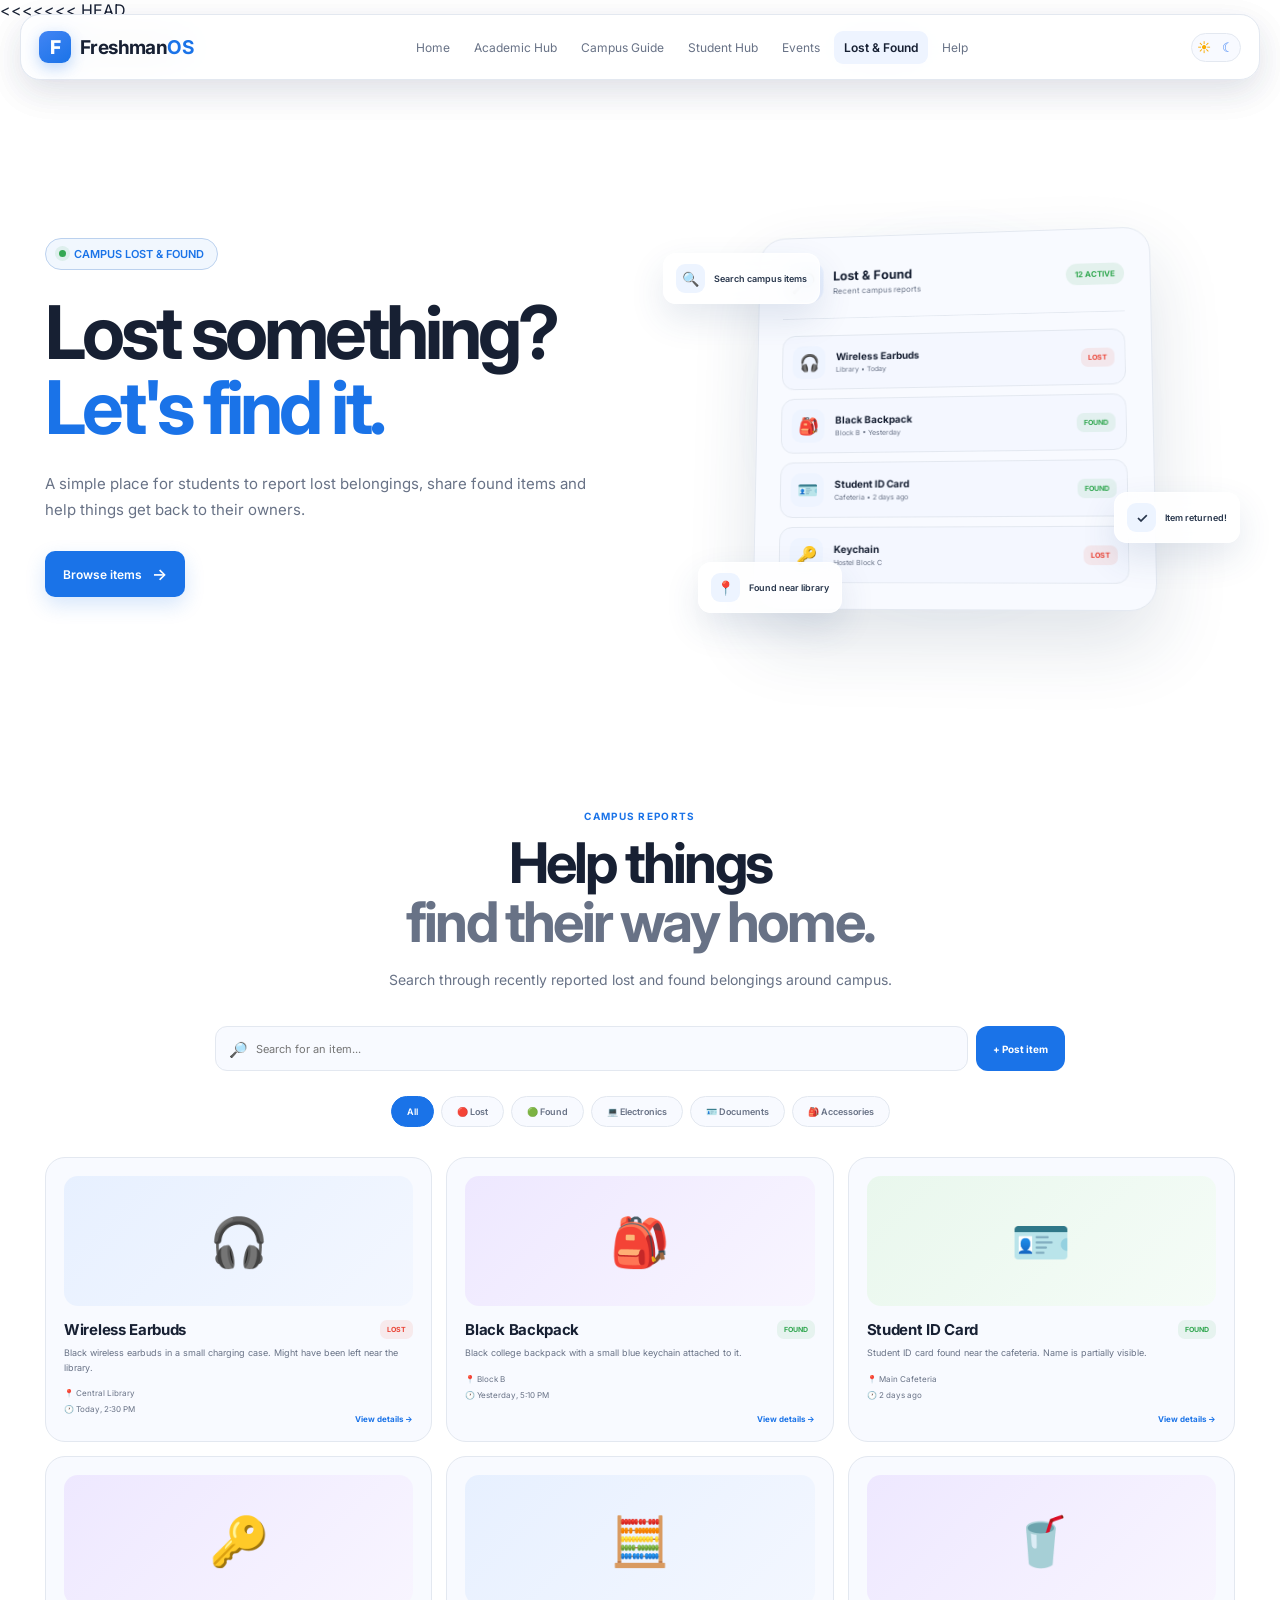
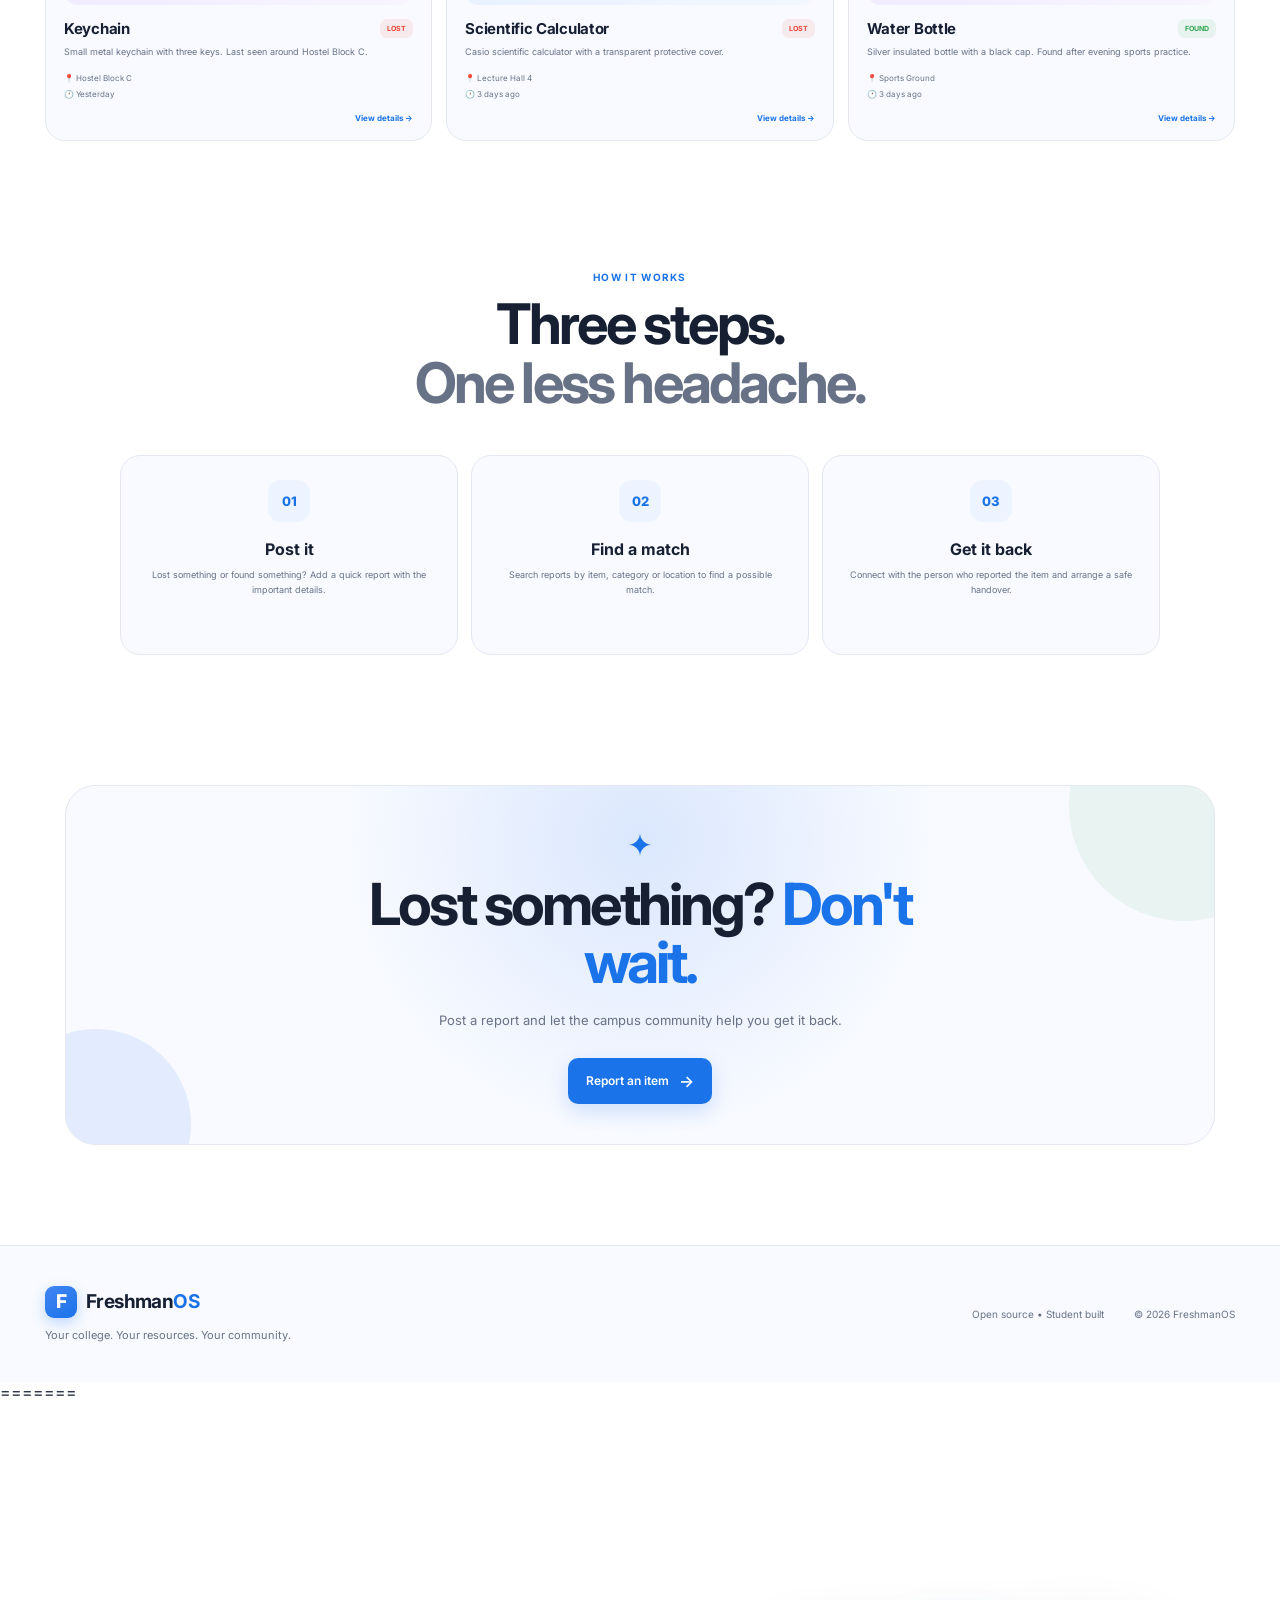
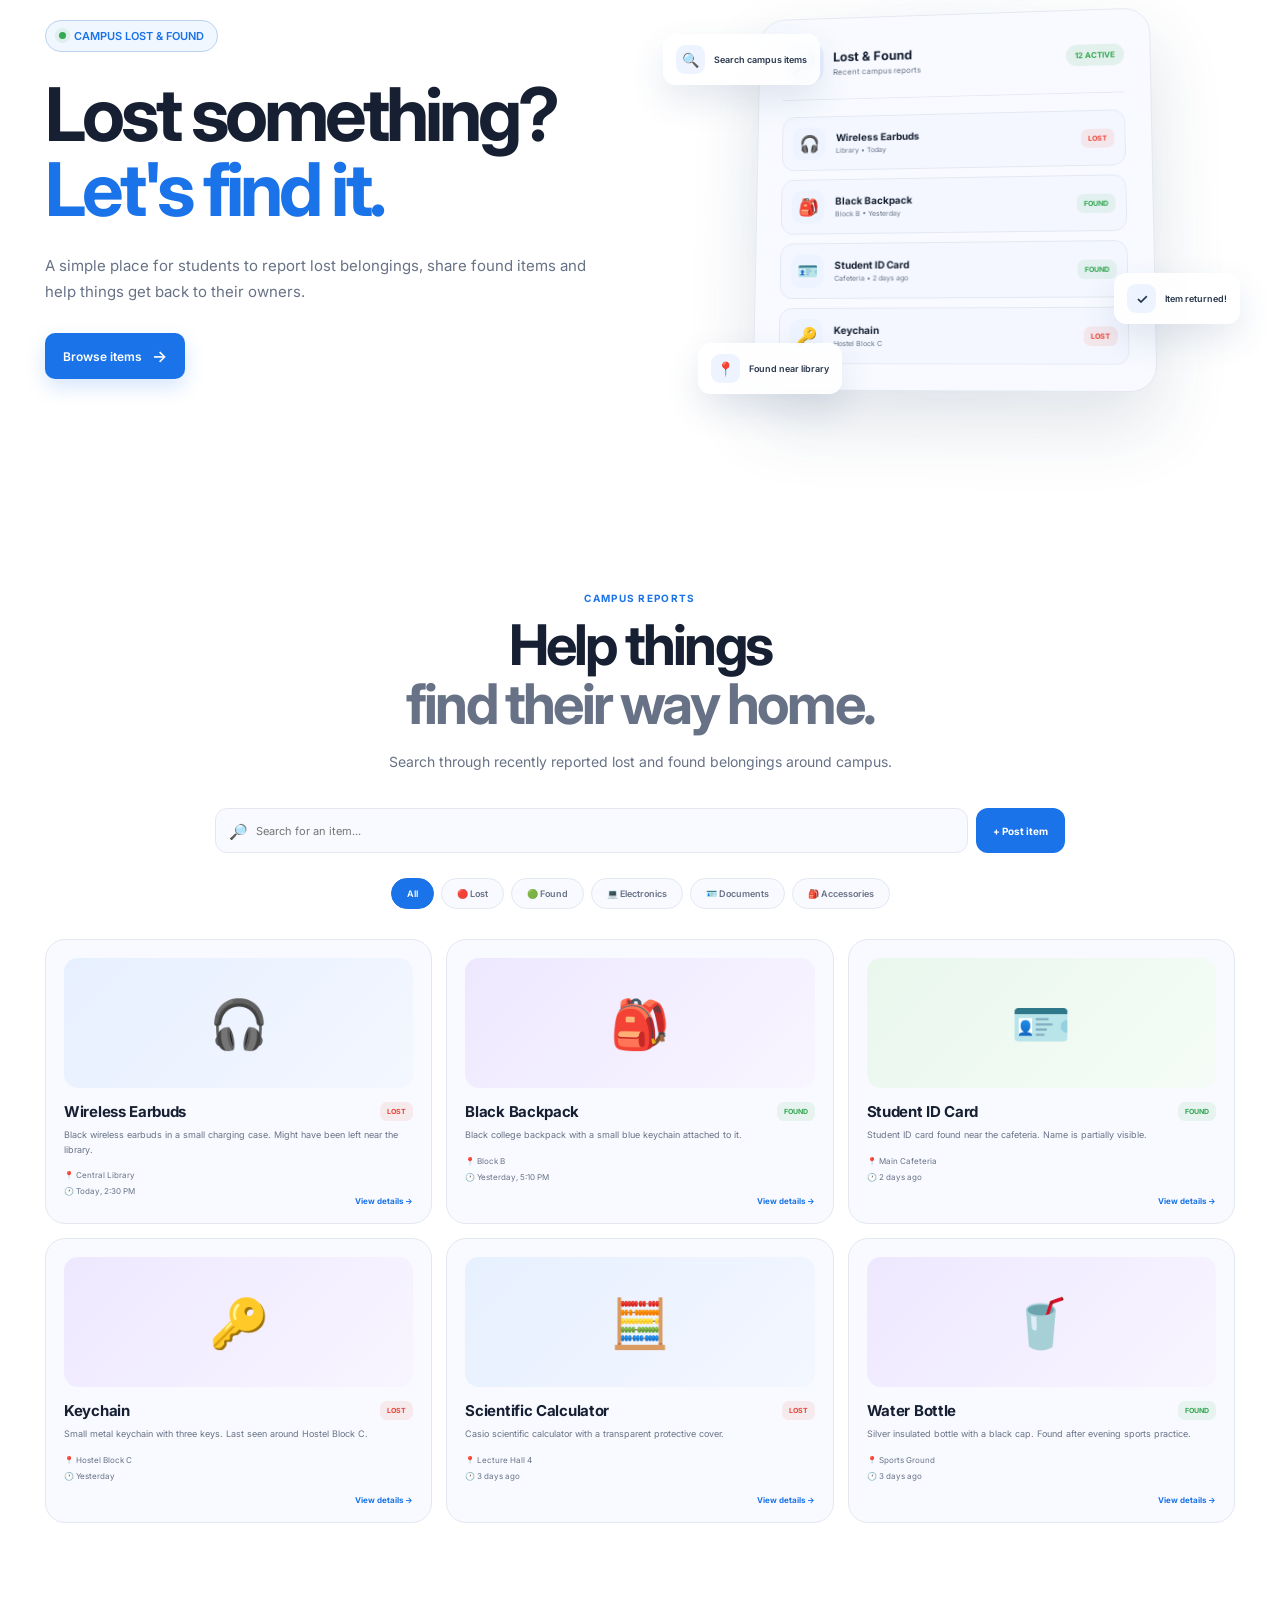
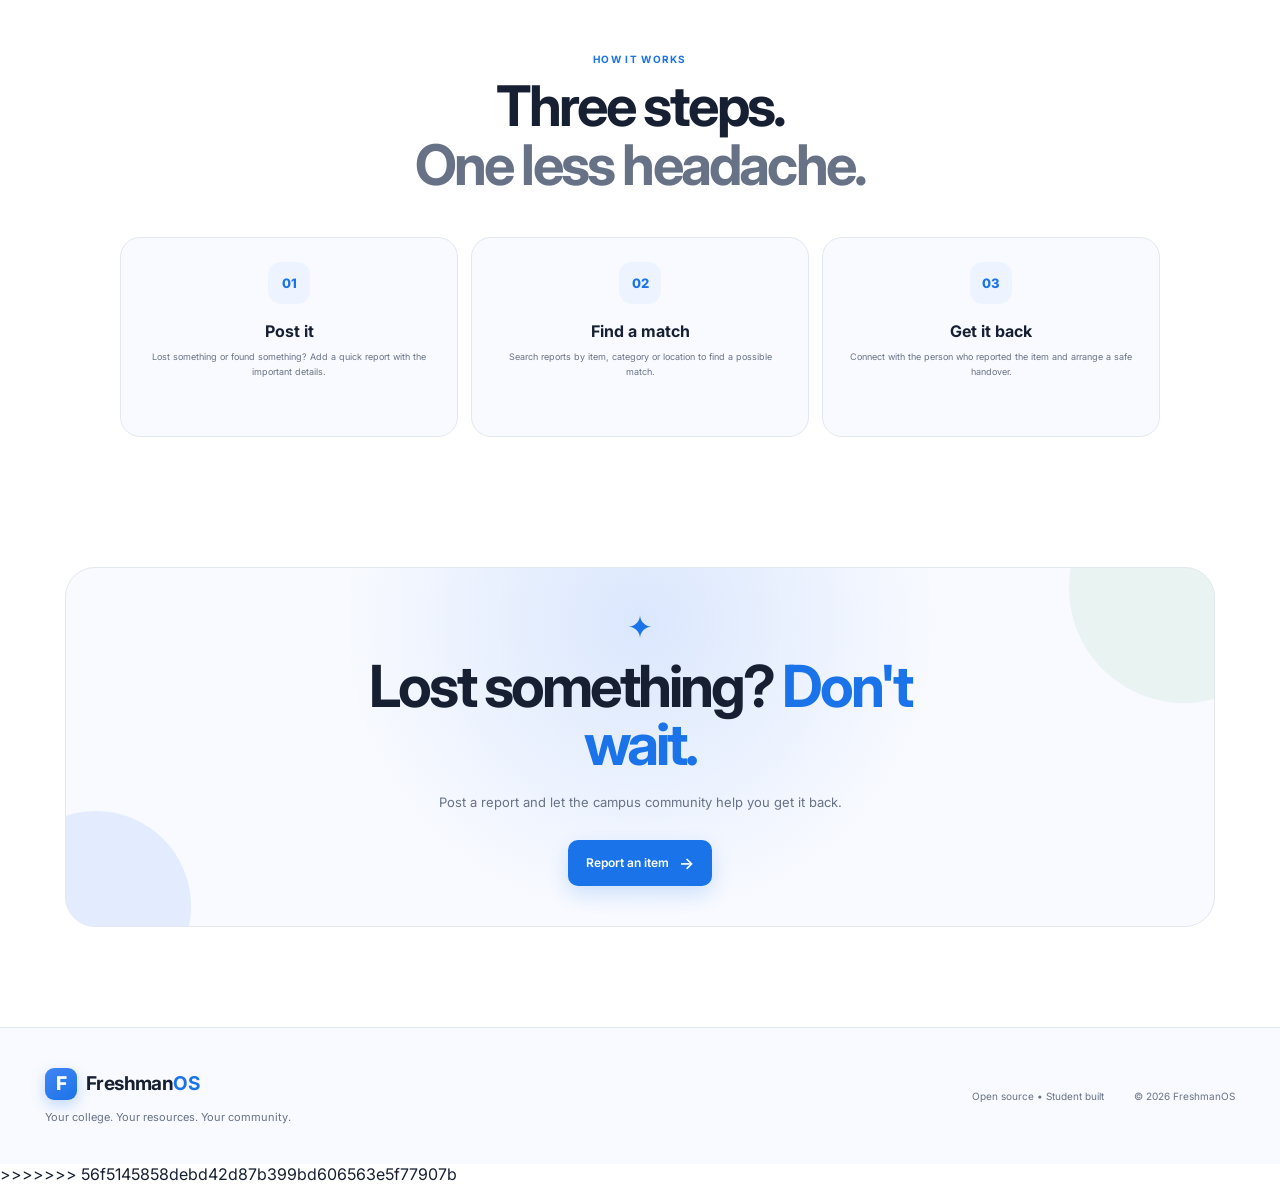
<file: lost-found/index.html>
<<<<<<< HEAD
<!DOCTYPE html>
<html lang="en">

<head>

<meta charset="UTF-8">

<meta
    name="viewport"
    content="width=device-width, initial-scale=1.0"
>

<title>Lost & Found — FreshmanOS</title>

<link rel="preconnect" href="https://fonts.googleapis.com">

<link
    rel="preconnect"
    href="https://fonts.gstatic.com"
    crossorigin
>

<link
    href="https://fonts.googleapis.com/css2?family=Google+Sans:wght@400;500;600;700&family=Inter:wght@400;500;600;700;800&display=swap"
    rel="stylesheet"
>


<style>

/* =========================================================
   FRESHMANOS — LOST & FOUND
========================================================= */

:root {

    --bg: #ffffff;
    --surface: #f8faff;
    --surface2: #eef4ff;

    --text: #172033;
    --muted: #687286;

    --border: #e3e8f0;

    --blue: #1a73e8;
    --green: #34a853;
    --yellow: #fbbc04;
    --red: #ea4335;
    --purple: #8e63d2;

    --shadow:
        0 12px 35px rgba(36,54,86,.08);
}


body.dark {

    --bg: #101217;
    --surface: #171a21;
    --surface2: #1d2330;

    --text: #f5f7fb;
    --muted: #a3abba;

    --border: #292f3a;

    --blue: #8ab4f8;
    --green: #81c995;
    --yellow: #fdd663;
    --red: #f28b82;
    --purple: #b99af7;

    --shadow:
        0 15px 40px rgba(0,0,0,.35);
}


/* =========================================================
   RESET
========================================================= */

* {
    margin: 0;
    padding: 0;
    box-sizing: border-box;
}

html {
    scroll-behavior: smooth;
}

body {

    margin: 0;

    font-family:
        "Google Sans",
        "Inter",
        Arial,
        sans-serif;

    background: var(--bg);

    color: var(--text);

    overflow-x: hidden;

    transition:
        background .3s ease,
        color .3s ease;
}

a {
    color: inherit;
    text-decoration: none;
}

button,
input,
select {
    font-family: inherit;
}


/* =========================================================
   NAVBAR
========================================================= */

.navbar {

    position: fixed;

    top: 14px;
    left: 50%;

    transform: translateX(-50%);

    width: calc(100% - 40px);

    max-width: 1380px;

    z-index: 1000;

    background:
        color-mix(
            in srgb,
            var(--bg) 90%,
            transparent
        );

    backdrop-filter: blur(18px);

    border: 1px solid var(--border);

    border-radius: 20px;

    box-shadow: var(--shadow);
}


.nav-inner {

    height: 64px;

    padding: 0 18px;

    display: flex;

    align-items: center;

    justify-content: space-between;
}


/* BRAND */

.brand {

    display: flex;

    align-items: center;

    gap: 9px;

    font-size: 19px;

    font-weight: 700;

    letter-spacing: -.6px;

    white-space: nowrap;
}


.brand-mark {

    width: 32px;
    height: 32px;

    display: flex;

    align-items: center;
    justify-content: center;

    border-radius: 9px;

    background:
        linear-gradient(
            145deg,
            #4285f4,
            #1a73e8
        );

    color: white;

    font-weight: 800;

    box-shadow:
        0 5px 14px
        rgba(26,115,232,.25);
}


.blue {
    color: var(--blue);
}


/* NAV */

.nav-links {

    display: flex;

    align-items: center;

    gap: 4px;
}


.nav-links a {

    padding: 9px 10px;

    border-radius: 9px;

    color: var(--muted);

    font-size: 12px;

    transition: .2s ease;
}


.nav-links a:hover {

    color: var(--text);

    background: var(--surface);
}


.nav-links a.active {

    color: var(--text);

    background: var(--surface2);

    font-weight: 600;
}


/* ACTIONS */

.nav-actions {

    display: flex;

    align-items: center;

    gap: 8px;
}


.theme-toggle {

    width: 50px;
    height: 29px;

    border: 1px solid var(--border);

    border-radius: 999px;

    background: var(--surface);

    display: flex;

    align-items: center;

    justify-content: space-around;

    color: var(--muted);

    cursor: pointer;
}


.theme-toggle span:first-child {
    color: #f9ab00;
}


.theme-toggle span:last-child {
    color: #4285f4;
}


.mobile-menu-btn {

    display: none;

    width: 34px;
    height: 34px;

    border: 1px solid var(--border);

    border-radius: 9px;

    background: var(--surface);

    color: var(--text);

    cursor: pointer;

    font-size: 18px;
}


/* MOBILE NAV */

.mobile-nav {

    display: none;

    padding: 10px 18px 18px;

    border-top: 1px solid var(--border);

    flex-direction: column;
}


.mobile-nav.active {
    display: flex;
}


.mobile-nav a {

    padding: 12px;

    border-radius: 10px;

    color: var(--muted);

    font-size: 13px;
}


.mobile-nav a.active {

    color: var(--blue);

    background: var(--surface2);
}


/* =========================================================
   HERO
========================================================= */

.lost-hero {

    max-width: 1250px;

    min-height: 720px;

    margin: auto;

    padding:
        155px 30px
        80px;

    display: grid;

    grid-template-columns:
        1fr 1fr;

    align-items: center;

    gap: 55px;
}


.hero-copy {

    position: relative;

    z-index: 5;
}


.eyebrow {

    display: inline-flex;

    align-items: center;

    gap: 8px;

    padding: 8px 13px;

    border: 1px solid
        color-mix(
            in srgb,
            var(--blue) 20%,
            var(--border)
        );

    border-radius: 999px;

    color: var(--blue);

    background:
        color-mix(
            in srgb,
            var(--blue) 6%,
            transparent
        );

    font-size: 11px;

    font-weight: 600;
}


.eyebrow-dot {

    width: 7px;
    height: 7px;

    border-radius: 50%;

    background: var(--green);

    box-shadow:
        0 0 0 4px
        rgba(52,168,83,.1);
}


.hero-copy h1 {

    max-width: 650px;

    margin-top: 25px;

    font-size:
        clamp(
            48px,
            6vw,
            74px
        );

    line-height: 1.02;

    letter-spacing: -4px;

    font-weight: 700;
}


.hero-copy h1 span {

    display: block;

    color: var(--blue);
}


.hero-copy > p {

    max-width: 550px;

    margin-top: 25px;

    color: var(--muted);

    font-size: 15px;

    line-height: 1.75;
}


/* =========================================================
   HERO BUTTONS
========================================================= */

.hero-buttons {

    display: flex;

    flex-wrap: wrap;

    gap: 10px;

    margin-top: 28px;
}


.primary-button {

    display: inline-flex;

    align-items: center;

    gap: 10px;

    padding: 13px 18px;

    border: 0;

    border-radius: 10px;

    background: var(--blue);

    color: white;

    font-size: 12px;

    font-weight: 600;

    cursor: pointer;

    box-shadow:
        0 8px 20px
        rgba(26,115,232,.18);

    transition: .25s ease;
}


.primary-button:hover {

    transform:
        translateY(-3px);

    box-shadow:
        0 14px 28px
        rgba(26,115,232,.25);
}


.primary-button span {

    font-size: 16px;

    transition: .25s;
}


.primary-button:hover span {

    transform:
        translateX(4px);
}


/* =========================================================
   HERO VISUAL
========================================================= */

.hero-visual {

    position: relative;

    height: 470px;

    display: flex;

    align-items: center;

    justify-content: center;

    perspective: 1200px;
}


.hero-glow {

    position: absolute;

    width: 430px;
    height: 430px;

    border-radius: 50%;

    background:
        radial-gradient(
            circle,
            rgba(66,133,244,.17),
            transparent 68%
        );

    filter: blur(12px);
}


/* BOX */

.find-box {

    position: relative;

    width: 400px;

    min-height: 355px;

    padding: 25px;

    border:
        1px solid var(--border);

    border-radius: 26px;

    background: var(--surface);

    box-shadow:
        0 30px 70px
        rgba(30,55,90,.14);

    transform:
        rotateX(7deg)
        rotateY(-7deg);

    transform-style: preserve-3d;

    z-index: 3;

    transition:
        transform .2s ease;
}


.find-box-header {

    display: flex;

    align-items: center;

    justify-content: space-between;

    padding-bottom: 17px;

    border-bottom:
        1px solid var(--border);
}


.find-title {

    display: flex;

    align-items: center;

    gap: 10px;
}


.find-icon {

    width: 42px;
    height: 42px;

    display: grid;

    place-items: center;

    border-radius: 13px;

    background: #e8f0fe;

    font-size: 21px;
}


body.dark .find-icon {
    background: var(--surface2);
}


.find-title strong {

    display: block;

    font-size: 13px;
}


.find-title span {

    display: block;

    margin-top: 3px;

    color: var(--muted);

    font-size: 8px;
}


.item-count {

    padding: 6px 9px;

    border-radius: 999px;

    background:
        rgba(52,168,83,.10);

    color: var(--green);

    font-size: 8px;

    font-weight: 700;
}


/* MINI ITEMS */

.mini-items {

    display: flex;

    flex-direction: column;

    gap: 9px;

    margin-top: 17px;
}


.mini-item {

    display: flex;

    align-items: center;

    gap: 11px;

    padding: 10px;

    border:
        1px solid var(--border);

    border-radius: 13px;

    background:
        color-mix(
            in srgb,
            var(--surface2) 45%,
            var(--surface)
        );

    transition: .2s;
}


.mini-item:hover {

    transform:
        translateX(4px);

    border-color:
        color-mix(
            in srgb,
            var(--blue) 30%,
            var(--border)
        );
}


.mini-item-icon {

    width: 34px;
    height: 34px;

    display: grid;

    place-items: center;

    border-radius: 10px;

    background: var(--surface2);

    font-size: 17px;
}


.mini-item-info {

    flex: 1;
}


.mini-item-info strong {

    display: block;

    font-size: 10px;
}


.mini-item-info span {

    display: block;

    margin-top: 3px;

    color: var(--muted);

    font-size: 7px;
}


.item-status {

    padding: 5px 7px;

    border-radius: 7px;

    font-size: 7px;

    font-weight: 700;
}


.status-lost {

    color: var(--red);

    background:
        rgba(234,67,53,.09);
}


.status-found {

    color: var(--green);

    background:
        rgba(52,168,83,.09);
}


/* FLOATING CARDS */

.floating-card {

    position: absolute;

    z-index: 10;

    display: flex;

    align-items: center;

    gap: 9px;

    padding: 10px 12px;

    border:
        1px solid
        rgba(255,255,255,.8);

    border-radius: 13px;

    background:
        rgba(255,255,255,.85);

    backdrop-filter: blur(12px);

    color: #26344a;

    box-shadow:
        0 15px 35px
        rgba(39,73,120,.12);

    font-size: 9px;

    font-weight: 600;

    animation:
        float 5s ease-in-out infinite;
}


body.dark .floating-card {

    background:
        rgba(28,32,42,.93);

    border-color:
        rgba(255,255,255,.08);

    color: white;
}


.float-icon {

    width: 29px;
    height: 29px;

    display: grid;

    place-items: center;

    border-radius: 9px;

    background: #edf4ff;

    font-size: 14px;
}


.float-one {

    top: 70px;

    left: -5px;
}


.float-two {

    right: -5px;

    bottom: 110px;

    animation-delay: -1.5s;
}


.float-three {

    left: 30px;

    bottom: 40px;

    animation-delay: -3s;
}


@keyframes float {

    0%,
    100% {
        transform: translateY(0);
    }

    50% {
        transform: translateY(-10px);
    }
}


/* =========================================================
   MAIN SECTION
========================================================= */

.items-section {

    max-width: 1250px;

    margin: auto;

    padding:
        70px 30px
        110px;
}


.section-header {

    max-width: 650px;

    margin: auto;

    text-align: center;
}


.section-label {

    margin-bottom: 12px;

    color: var(--blue);

    font-size: 10px;

    font-weight: 700;

    letter-spacing: 1.3px;
}


.section-header h2 {

    font-size:
        clamp(
            38px,
            5vw,
            56px
        );

    line-height: 1.05;

    letter-spacing: -2.8px;
}


.section-header h2 span {

    display: block;

    color: var(--muted);
}


.section-header p {

    margin-top: 16px;

    color: var(--muted);

    font-size: 14px;

    line-height: 1.7;
}


/* =========================================================
   SEARCH
========================================================= */

.search-area {

    max-width: 850px;

    margin: 35px auto 0;

    display: flex;

    gap: 8px;
}


.search-box {

    position: relative;

    flex: 1;
}


.search-box span {

    position: absolute;

    left: 14px;

    top: 50%;

    transform: translateY(-50%);

    color: var(--muted);

    font-size: 15px;

    pointer-events: none;
}


.search-input {

    width: 100%;

    height: 45px;

    padding:
        0 16px
        0 40px;

    border:
        1px solid var(--border);

    border-radius: 12px;

    outline: none;

    background: var(--surface);

    color: var(--text);

    font-size: 11px;

    transition: .2s;
}


.search-input:focus {

    border-color: var(--blue);

    box-shadow:
        0 0 0 3px
        rgba(26,115,232,.08);
}


.post-button {

    padding:
        0 17px;

    border: 0;

    border-radius: 12px;

    background: var(--blue);

    color: white;

    font-size: 10px;

    font-weight: 700;

    cursor: pointer;

    transition: .2s;
}


.post-button:hover {

    transform:
        translateY(-2px);
}


/* =========================================================
   FILTERS
========================================================= */

.filters {

    display: flex;

    justify-content: center;

    flex-wrap: wrap;

    gap: 7px;

    margin-top: 25px;
}


.filter-btn {

    padding: 9px 15px;

    border:
        1px solid var(--border);

    border-radius: 999px;

    background: var(--surface);

    color: var(--muted);

    font-size: 9px;

    font-weight: 600;

    cursor: pointer;

    transition: .2s;
}


.filter-btn:hover {

    color: var(--blue);

    border-color: var(--blue);
}


.filter-btn.active {

    background: var(--blue);

    border-color: var(--blue);

    color: white;
}


/* =========================================================
   ITEMS GRID
========================================================= */

.items-grid {

    display: grid;

    grid-template-columns:
        repeat(3,1fr);

    gap: 14px;

    margin-top: 30px;
}


/* ITEM CARD */

.item-card {

    position: relative;

    min-height: 285px;

    padding: 18px;

    border:
        1px solid var(--border);

    border-radius: 20px;

    background: var(--surface);

    overflow: hidden;

    transition:
        transform .25s ease,
        box-shadow .25s ease,
        border-color .25s ease;
}


.item-card:hover {

    transform:
        translateY(-6px);

    box-shadow:
        var(--shadow);

    border-color:
        color-mix(
            in srgb,
            var(--blue) 25%,
            var(--border)
        );
}


/* ITEM IMAGE */

.item-image {

    height: 130px;

    display: flex;

    align-items: center;

    justify-content: center;

    border-radius: 14px;

    background:
        linear-gradient(
            135deg,
            var(--surface2),
            var(--surface)
        );

    font-size: 48px;

    margin-bottom: 14px;
}


.item-card[data-type="electronics"]
.item-image {

    background:
        linear-gradient(
            135deg,
            #e7f0ff,
            #f3f7ff
        );
}


.item-card[data-type="stationery"]
.item-image {

    background:
        linear-gradient(
            135deg,
            #fff3d7,
            #fffaf0
        );
}


.item-card[data-type="accessories"]
.item-image {

    background:
        linear-gradient(
            135deg,
            #eee8ff,
            #f8f5ff
        );
}


.item-card[data-type="documents"]
.item-image {

    background:
        linear-gradient(
            135deg,
            #e9f7ed,
            #f5fcf7
        );
}


body.dark .item-image {

    background:
        var(--surface2);
}


/* ITEM CONTENT */

.item-top {

    display: flex;

    align-items: flex-start;

    justify-content: space-between;

    gap: 8px;
}


.item-card h3 {

    font-size: 15px;

    letter-spacing: -.3px;
}


.item-badge {

    flex-shrink: 0;

    padding: 5px 7px;

    border-radius: 7px;

    font-size: 7px;

    font-weight: 700;
}


.badge-lost {

    color: var(--red);

    background:
        rgba(234,67,53,.09);
}


.badge-found {

    color: var(--green);

    background:
        rgba(52,168,83,.09);
}


.item-description {

    margin-top: 7px;

    color: var(--muted);

    font-size: 9px;

    line-height: 1.6;
}


.item-meta {

    display: flex;

    flex-direction: column;

    gap: 6px;

    margin-top: 13px;

    color: var(--muted);

    font-size: 8px;
}


.item-meta span {

    display: flex;

    align-items: center;

    gap: 5px;
}


.item-action {

    position: absolute;

    right: 18px;

    bottom: 17px;

    border: 0;

    background: transparent;

    color: var(--blue);

    font-size: 8px;

    font-weight: 700;

    cursor: pointer;
}


.item-action:hover {
    text-decoration: underline;
}


/* =========================================================
   HOW IT WORKS
========================================================= */

.how-section {

    max-width: 1100px;

    margin: auto;

    padding:
        20px 30px
        110px;
}


.steps {

    display: grid;

    grid-template-columns:
        repeat(3,1fr);

    gap: 13px;

    margin-top: 42px;
}


.step {

    position: relative;

    padding: 24px;

    min-height: 200px;

    border:
        1px solid var(--border);

    border-radius: 20px;

    background: var(--surface);

    text-align: center;

    transition: .25s;
}


.step:hover {

    transform:
        translateY(-5px);

    box-shadow:
        var(--shadow);
}


.step-number {

    width: 42px;
    height: 42px;

    margin: auto;

    display: grid;

    place-items: center;

    border-radius: 13px;

    background: var(--surface2);

    color: var(--blue);

    font-size: 13px;

    font-weight: 800;
}


.step h3 {

    margin-top: 17px;

    font-size: 16px;
}


.step p {

    margin-top: 8px;

    color: var(--muted);

    font-size: 9px;

    line-height: 1.7;
}


/* =========================================================
   REPORT CTA
========================================================= */

.report-section {

    max-width: 1150px;

    min-height: 360px;

    margin:
        20px auto
        100px;

    padding: 35px;

    border:
        1px solid var(--border);

    border-radius: 30px;

    display: flex;

    align-items: center;

    justify-content: center;

    text-align: center;

    overflow: hidden;

    position: relative;

    background:
        radial-gradient(
            circle at 50% 15%,
            rgba(66,133,244,.16),
            transparent 46%
        ),
        var(--surface);
}


.report-content {

    position: relative;

    z-index: 2;

    max-width: 620px;
}


.report-icon {

    margin-bottom: 12px;

    color: var(--blue);

    font-size: 31px;
}


.report-content h2 {

    font-size:
        clamp(
            40px,
            5vw,
            58px
        );

    line-height: 1;

    letter-spacing: -3px;
}


.report-content h2 span {

    color: var(--blue);
}


.report-content p {

    max-width: 480px;

    margin:
        18px auto
        26px;

    color: var(--muted);

    font-size: 13px;

    line-height: 1.7;
}


.report-orb {

    position: absolute;

    border-radius: 50%;
}


.orb-one {

    width: 190px;
    height: 190px;

    left: -65px;
    bottom: -75px;

    background:
        rgba(66,133,244,.12);
}


.orb-two {

    width: 230px;
    height: 230px;

    right: -85px;
    top: -95px;

    background:
        rgba(52,168,83,.08);
}


/* =========================================================
   FOOTER
========================================================= */

footer {

    border-top:
        1px solid var(--border);

    background: var(--surface);
}


.footer-inner {

    max-width: 1250px;

    margin: auto;

    padding:
        40px 30px;

    display: flex;

    align-items: center;

    justify-content: space-between;
}


.footer-brand p {

    margin-top: 10px;

    color: var(--muted);

    font-size: 11px;
}


.footer-right {

    display: flex;

    gap: 30px;

    color: var(--muted);

    font-size: 10px;
}


/* =========================================================
   MODAL
========================================================= */

.modal-overlay {

    position: fixed;

    inset: 0;

    z-index: 2000;

    display: none;

    align-items: center;

    justify-content: center;

    padding: 20px;

    background:
        rgba(10,15,25,.55);

    backdrop-filter: blur(8px);
}


.modal-overlay.active {

    display: flex;
}


.modal {

    width: min(
        480px,
        100%
    );

    max-height: 90vh;

    overflow-y: auto;

    padding: 25px;

    border:
        1px solid var(--border);

    border-radius: 23px;

    background: var(--surface);

    box-shadow:
        0 30px 80px
        rgba(0,0,0,.25);
}


.modal-header {

    display: flex;

    align-items: center;

    justify-content: space-between;

    margin-bottom: 22px;
}


.modal-header h3 {

    font-size: 20px;

    letter-spacing: -.5px;
}


.close-modal {

    width: 31px;
    height: 31px;

    border:
        1px solid var(--border);

    border-radius: 9px;

    background: var(--surface2);

    color: var(--text);

    cursor: pointer;

    font-size: 16px;
}


.form-group {

    margin-top: 14px;
}


.form-group label {

    display: block;

    margin-bottom: 6px;

    color: var(--muted);

    font-size: 9px;

    font-weight: 600;
}


.form-group input,
.form-group select,
.form-group textarea {

    width: 100%;

    border:
        1px solid var(--border);

    border-radius: 10px;

    outline: none;

    background: var(--bg);

    color: var(--text);

    padding: 11px;

    font-size: 10px;

    transition: .2s;
}


.form-group input:focus,
.form-group select:focus,
.form-group textarea:focus {

    border-color: var(--blue);

    box-shadow:
        0 0 0 3px
        rgba(26,115,232,.08);
}


.form-group textarea {

    min-height: 85px;

    resize: vertical;
}


.form-submit {

    width: 100%;

    margin-top: 20px;

    padding: 12px;

    border: 0;

    border-radius: 10px;

    background: var(--blue);

    color: white;

    font-size: 10px;

    font-weight: 700;

    cursor: pointer;
}


/* =========================================================
   RESPONSIVE
========================================================= */

@media (max-width: 1050px) {

    .nav-links a {

        padding: 8px 5px;

        font-size: 10px;
    }

    .lost-hero {

        gap: 10px;
    }

    .find-box {

        transform:
            scale(.88)
            rotateX(7deg)
            rotateY(-7deg);
    }

    .items-grid {

        grid-template-columns:
            repeat(2,1fr);
    }
}


@media (max-width: 850px) {

    .nav-links {
        display: none;
    }

    .mobile-menu-btn {
        display: block;
    }

    .lost-hero {

        grid-template-columns: 1fr;

        text-align: center;

        padding-top: 135px;
    }

    .hero-copy {

        display: flex;

        flex-direction: column;

        align-items: center;
    }

    .hero-copy > p {
        max-width: 600px;
    }

    .hero-buttons {
        justify-content: center;
    }

    .hero-visual {
        margin-top: 10px;
    }

    .items-grid {
        grid-template-columns: 1fr;
    }

    .steps {
        grid-template-columns: 1fr;
    }

}


@media (max-width: 560px) {

    .navbar {

        width:
            calc(100% - 20px);

        top: 8px;
    }

    .nav-inner {
        height: 58px;
    }

    .lost-hero {

        padding:
            120px 18px
            40px;
    }

    .hero-copy h1 {

        font-size: 45px;

        letter-spacing: -2.5px;
    }

    .hero-copy > p {
        font-size: 14px;
    }

    .hero-buttons {

        width: 100%;

        flex-direction: column;
    }

    .primary-button {

        width: 100%;

        justify-content: center;
    }

    .hero-visual {

        height: 410px;

        overflow: hidden;
    }

    .find-box {

        width: 365px;

        transform:
            scale(.72)
            rotateX(6deg)
            rotateY(-5deg);
    }

    .float-one {
        left: -5px;
    }

    .float-two {
        right: -5px;
    }

    .items-section {

        padding:
            60px 18px
            80px;
    }

    .search-area {

        flex-direction: column;
    }

    .search-input {
        height: 44px;
    }

    .post-button {

        height: 44px;
    }

    .filters {

        justify-content: flex-start;

        flex-wrap: nowrap;

        overflow-x: auto;

        padding-bottom: 5px;
    }

    .filter-btn {

        flex-shrink: 0;
    }

    .how-section {

        padding:
            20px 18px
            80px;
    }

    .report-section {

        margin:
            20px 15px
            70px;

        min-height: 330px;

        padding: 25px;
    }

    .footer-inner {

        flex-direction: column;

        align-items: flex-start;

        gap: 25px;
    }

    .footer-right {

        flex-direction: column;

        gap: 8px;
    }

}

</style>

</head>


<body>


<!-- =====================================================
     NAVBAR
===================================================== -->

<header class="navbar">

<div class="nav-inner">


<a
    href="../index.html"
    class="brand"
>

    <div class="brand-mark">
        F
    </div>

    <span>
        Freshman<span class="blue">OS</span>
    </span>

</a>



<nav class="nav-links">

    <a href="../index.html">
        Home
    </a>

    <a href="../academic/index.html">
        Academic Hub
    </a>

    <a href="../campus/index.html">
        Campus Guide
    </a>

    <a href="../student/index.html">
        Student Hub
    </a>

    <a href="../events/index.html">
        Events
    </a>

    <a
        href="index.html"
        class="active"
    >
        Lost & Found
    </a>

    <a href="../help/index.html">
        Help
    </a>

</nav>



<div class="nav-actions">

    <button
        class="theme-toggle"
        id="themeToggle"
    >

        <span>☀</span>
        <span>☾</span>

    </button>


    <button
        class="mobile-menu-btn"
        id="menuButton"
    >
        ☰
    </button>

</div>

</div>



<div
    class="mobile-nav"
    id="mobileNav"
>

    <a href="../index.html">
        Home
    </a>

    <a href="../academic/index.html">
        Academic Hub
    </a>

    <a href="../campus/index.html">
        Campus Guide
    </a>

    <a href="../student/index.html">
        Student Hub
    </a>

    <a href="../events/index.html">
        Events
    </a>

    <a
        href="index.html"
        class="active"
    >
        Lost & Found
    </a>

    <a href="../help/index.html">
        Help
    </a>

</div>

</header>



<!-- =====================================================
     HERO
===================================================== -->

<main>


<section class="lost-hero">


<div class="hero-copy">


<div class="eyebrow">

    <span class="eyebrow-dot"></span>

    CAMPUS LOST & FOUND

</div>


<h1>

    Lost something?

    <span>
        Let's find it.
    </span>

</h1>


<p>

    A simple place for students to report lost
    belongings, share found items and help things
    get back to their owners.

</p>


<div class="hero-buttons">

    <a
        href="#items"
        class="primary-button"
    >

        Browse items

        <span>
            →
        </span>

    </a>

</div>


</div>



<!-- HERO VISUAL -->

<div class="hero-visual">

<div class="hero-glow"></div>


<div
    class="find-box"
    id="findBox"
>


<div class="find-box-header">


<div class="find-title">

    <div class="find-icon">
        🔎
    </div>

    <div>

        <strong>
            Lost & Found
        </strong>

        <span>
            Recent campus reports
        </span>

    </div>

</div>


<div class="item-count">
    12 ACTIVE
</div>


</div>



<div class="mini-items">


<div class="mini-item">

    <div class="mini-item-icon">
        🎧
    </div>

    <div class="mini-item-info">

        <strong>
            Wireless Earbuds
        </strong>

        <span>
            Library • Today
        </span>

    </div>

    <div class="item-status status-lost">
        LOST
    </div>

</div>



<div class="mini-item">

    <div class="mini-item-icon">
        🎒
    </div>

    <div class="mini-item-info">

        <strong>
            Black Backpack
        </strong>

        <span>
            Block B • Yesterday
        </span>

    </div>

    <div class="item-status status-found">
        FOUND
    </div>

</div>



<div class="mini-item">

    <div class="mini-item-icon">
        🪪
    </div>

    <div class="mini-item-info">

        <strong>
            Student ID Card
        </strong>

        <span>
            Cafeteria • 2 days ago
        </span>

    </div>

    <div class="item-status status-found">
        FOUND
    </div>

</div>



<div class="mini-item">

    <div class="mini-item-icon">
        🔑
    </div>

    <div class="mini-item-info">

        <strong>
            Keychain
        </strong>

        <span>
            Hostel Block C
        </span>

    </div>

    <div class="item-status status-lost">
        LOST
    </div>

</div>


</div>

</div>



<div class="floating-card float-one">

    <span class="float-icon">
        🔍
    </span>

    Search campus items

</div>


<div class="floating-card float-two">

    <span class="float-icon">
        ✓
    </span>

    Item returned!

</div>


<div class="floating-card float-three">

    <span class="float-icon">
        📍
    </span>

    Found near library

</div>


</div>

</section>



<!-- =====================================================
     ITEMS
===================================================== -->

<section
    class="items-section"
    id="items"
>


<div class="section-header">

    <div class="section-label">
        CAMPUS REPORTS
    </div>

    <h2>

        Help things

        <span>
            find their way home.
        </span>

    </h2>

    <p>

        Search through recently reported lost
        and found belongings around campus.

    </p>

</div>



<!-- SEARCH -->

<div class="search-area">

<div class="search-box">

    <span>
        🔎
    </span>

    <input
        type="text"
        class="search-input"
        id="searchInput"
        placeholder="Search for an item..."
    >

</div>


<button
    class="post-button"
    id="postButton"
>
    + Post item
</button>

</div>



<!-- FILTERS -->

<div class="filters">

<button
    class="filter-btn active"
    data-filter="all"
>
    All
</button>

<button
    class="filter-btn"
    data-filter="lost"
>
    🔴 Lost
</button>

<button
    class="filter-btn"
    data-filter="found"
>
    🟢 Found
</button>

<button
    class="filter-btn"
    data-filter="electronics"
>
    💻 Electronics
</button>

<button
    class="filter-btn"
    data-filter="documents"
>
    🪪 Documents
</button>

<button
    class="filter-btn"
    data-filter="accessories"
>
    🎒 Accessories
</button>

</div>



<!-- ITEMS GRID -->

<div
    class="items-grid"
    id="itemsGrid"
>


<!-- ITEM 1 -->

<article
    class="item-card"
    data-status="lost"
    data-type="electronics"
    data-search="wireless earbuds bluetooth black electronics lost library"
>

<div class="item-image">
    🎧
</div>


<div class="item-top">

<h3>
    Wireless Earbuds
</h3>

<span class="item-badge badge-lost">
    LOST
</span>

</div>


<p class="item-description">

    Black wireless earbuds in a small charging
    case. Might have been left near the library.

</p>


<div class="item-meta">

<span>
    📍 Central Library
</span>

<span>
    🕐 Today, 2:30 PM
</span>

</div>


<button
    class="item-action"
    data-item="Wireless Earbuds"
>
    View details →
</button>

</article>



<!-- ITEM 2 -->

<article
    class="item-card"
    data-status="found"
    data-type="accessories"
    data-search="black backpack bag found block b accessories"
>

<div class="item-image">
    🎒
</div>


<div class="item-top">

<h3>
    Black Backpack
</h3>

<span class="item-badge badge-found">
    FOUND
</span>

</div>


<p class="item-description">

    Black college backpack with a small
    blue keychain attached to it.

</p>


<div class="item-meta">

<span>
    📍 Block B
</span>

<span>
    🕐 Yesterday, 5:10 PM
</span>

</div>


<button
    class="item-action"
    data-item="Black Backpack"
>
    View details →
</button>

</article>



<!-- ITEM 3 -->

<article
    class="item-card"
    data-status="found"
    data-type="documents"
    data-search="student id card identity found cafeteria document"
>

<div class="item-image">
    🪪
</div>


<div class="item-top">

<h3>
    Student ID Card
</h3>

<span class="item-badge badge-found">
    FOUND
</span>

</div>


<p class="item-description">

    Student ID card found near the cafeteria.
    Name is partially visible.

</p>


<div class="item-meta">

<span>
    📍 Main Cafeteria
</span>

<span>
    🕐 2 days ago
</span>

</div>


<button
    class="item-action"
    data-item="Student ID Card"
>
    View details →
</button>

</article>



<!-- ITEM 4 -->

<article
    class="item-card"
    data-status="lost"
    data-type="accessories"
    data-search="keys keychain lost hostel block c accessories"
>

<div class="item-image">
    🔑
</div>


<div class="item-top">

<h3>
    Keychain
</h3>

<span class="item-badge badge-lost">
    LOST
</span>

</div>


<p class="item-description">

    Small metal keychain with three keys.
    Last seen around Hostel Block C.

</p>


<div class="item-meta">

<span>
    📍 Hostel Block C
</span>

<span>
    🕐 Yesterday
</span>

</div>


<button
    class="item-action"
    data-item="Keychain"
>
    View details →
</button>

</article>



<!-- ITEM 5 -->

<article
    class="item-card"
    data-status="lost"
    data-type="electronics"
    data-search="calculator casio scientific calculator lost classroom electronics"
>

<div class="item-image">
    🧮
</div>


<div class="item-top">

<h3>
    Scientific Calculator
</h3>

<span class="item-badge badge-lost">
    LOST
</span>

</div>


<p class="item-description">

    Casio scientific calculator with a
    transparent protective cover.

</p>


<div class="item-meta">

<span>
    📍 Lecture Hall 4
</span>

<span>
    🕐 3 days ago
</span>

</div>


<button
    class="item-action"
    data-item="Scientific Calculator"
>
    View details →
</button>

</article>



<!-- ITEM 6 -->

<article
    class="item-card"
    data-status="found"
    data-type="accessories"
    data-search="water bottle found bottle sports ground accessories"
>

<div class="item-image">
    🥤
</div>


<div class="item-top">

<h3>
    Water Bottle
</h3>

<span class="item-badge badge-found">
    FOUND
</span>

</div>


<p class="item-description">

    Silver insulated bottle with a black
    cap. Found after evening sports practice.

</p>


<div class="item-meta">

<span>
    📍 Sports Ground
</span>

<span>
    🕐 3 days ago
</span>

</div>


<button
    class="item-action"
    data-item="Water Bottle"
>
    View details →
</button>

</article>


</div>


<div
    id="noResults"
    style="
        display:none;
        text-align:center;
        padding:60px 20px;
    "
>

    <div style="font-size:34px;">
        🔎
    </div>

    <h3 style="margin-top:12px;">
        Nothing found
    </h3>

    <p
        style="
            margin-top:7px;
            color:var(--muted);
            font-size:10px;
        "
    >
        Try another search or category.
    </p>

</div>

</section>



<!-- =====================================================
     HOW IT WORKS
===================================================== -->

<section class="how-section">


<div class="section-header">

    <div class="section-label">
        HOW IT WORKS
    </div>

    <h2>

        Three steps.

        <span>
            One less headache.
        </span>

    </h2>

</div>



<div class="steps">


<div class="step">

    <div class="step-number">
        01
    </div>

    <h3>
        Post it
    </h3>

    <p>
        Lost something or found something?
        Add a quick report with the important details.
    </p>

</div>



<div class="step">

    <div class="step-number">
        02
    </div>

    <h3>
        Find a match
    </h3>

    <p>
        Search reports by item, category or
        location to find a possible match.
    </p>

</div>



<div class="step">

    <div class="step-number">
        03
    </div>

    <h3>
        Get it back
    </h3>

    <p>
        Connect with the person who reported
        the item and arrange a safe handover.
    </p>

</div>


</div>

</section>



<!-- =====================================================
     REPORT CTA
===================================================== -->

<section class="report-section">


<div class="report-orb orb-one"></div>

<div class="report-orb orb-two"></div>


<div class="report-content">

    <div class="report-icon">
        ✦
    </div>

    <h2>

        Lost something?

        <span>
            Don't wait.
        </span>

    </h2>

    <p>

        Post a report and let the campus community
        help you get it back.

    </p>


    <button
        class="primary-button"
        id="reportButton"
    >

        Report an item

        <span>
            →
        </span>

    </button>

</div>

</section>


</main>



<!-- =====================================================
     FOOTER
===================================================== -->

<footer>

<div class="footer-inner">


<div class="footer-brand">

<a
    href="../index.html"
    class="brand"
>

    <div class="brand-mark">
        F
    </div>

    <span>
        Freshman<span class="blue">OS</span>
    </span>

</a>


<p>
    Your college. Your resources.
    Your community.
</p>

</div>



<div class="footer-right">

<span>
    Open source • Student built
</span>

<span>
    © 2026 FreshmanOS
</span>

</div>


</div>

</footer>



<!-- =====================================================
     POST ITEM MODAL
===================================================== -->

<div
    class="modal-overlay"
    id="modalOverlay"
>


<div class="modal">


<div class="modal-header">

<h3>
    Post a Lost / Found Item
</h3>


<button
    class="close-modal"
    id="closeModal"
>
    ×
</button>

</div>



<form id="reportForm">


<div class="form-group">

<label>
    Item name
</label>

<input
    type="text"
    id="itemName"
    placeholder="e.g. Black wallet"
    required
>

</div>



<div class="form-group">

<label>
    Status
</label>

<select
    id="itemStatus"
    required
>

<option value="">
    Select status
</option>

<option value="Lost">
    I lost this
</option>

<option value="Found">
    I found this
</option>

</select>

</div>



<div class="form-group">

<label>
    Location
</label>

<input
    type="text"
    id="itemLocation"
    placeholder="e.g. Library"
    required
>

</div>



<div class="form-group">

<label>
    Description
</label>

<textarea
    id="itemDescription"
    placeholder="Describe the item..."
    required
></textarea>

</div>



<button
    type="submit"
    class="form-submit"
>
    Submit report
</button>


</form>


</div>

</div>



<script>

/* =========================================================
   THEME
========================================================= */

const themeToggle =
    document.getElementById(
        "themeToggle"
    );


const savedTheme =
    localStorage.getItem(
        "freshmanos-theme"
    );


if (savedTheme === "dark") {

    document.body.classList.add(
        "dark"
    );

}


themeToggle?.addEventListener(
    "click",
    () => {

        document.body.classList.toggle(
            "dark"
        );


        const isDark =
            document.body.classList.contains(
                "dark"
            );


        localStorage.setItem(
            "freshmanos-theme",
            isDark
                ? "dark"
                : "light"
        );

    }
);


/* =========================================================
   MOBILE MENU
========================================================= */

const menuButton =
    document.getElementById(
        "menuButton"
    );


const mobileNav =
    document.getElementById(
        "mobileNav"
    );


menuButton?.addEventListener(
    "click",
    () => {

        mobileNav.classList.toggle(
            "active"
        );

    }
);


mobileNav
    ?.querySelectorAll("a")
    .forEach(link => {

        link.addEventListener(
            "click",
            () => {

                mobileNav.classList.remove(
                    "active"
                );

            }
        );

    });


/* =========================================================
   3D HERO
========================================================= */

const findBox =
    document.getElementById(
        "findBox"
    );


const heroVisual =
    document.querySelector(
        ".hero-visual"
    );


heroVisual?.addEventListener(
    "mousemove",
    event => {

        if (!findBox) return;


        const rect =
            heroVisual.getBoundingClientRect();


        const x =
            event.clientX -
            rect.left;


        const y =
            event.clientY -
            rect.top;


        const centerX =
            rect.width / 2;


        const centerY =
            rect.height / 2;


        const rotateY =
            ((x - centerX) /
                centerX) * 5;


        const rotateX =
            ((centerY - y) /
                centerY) * 4;


        findBox.style.transform =
            `
            rotateX(${rotateX + 7}deg)
            rotateY(${rotateY - 7}deg)
            `;

    }
);


heroVisual?.addEventListener(
    "mouseleave",
    () => {

        if (!findBox) return;


        findBox.style.transform =
            `
            rotateX(7deg)
            rotateY(-7deg)
            `;

    }
);


/* =========================================================
   SEARCH + FILTER
========================================================= */

const searchInput =
    document.getElementById(
        "searchInput"
    );


const filterButtons =
    document.querySelectorAll(
        ".filter-btn"
    );


const itemCards =
    document.querySelectorAll(
        ".item-card"
    );


const noResults =
    document.getElementById(
        "noResults"
    );


let currentFilter = "all";


function filterItems() {

    const query =
        searchInput.value
            .toLowerCase()
            .trim();


    let visible = 0;


    itemCards.forEach(card => {

        const status =
            card.dataset.status;


        const type =
            card.dataset.type;


        const searchable =
            card.dataset.search
                .toLowerCase();


        const filterMatch =
            currentFilter === "all" ||

            status === currentFilter ||

            type === currentFilter;


        const searchMatch =
            searchable.includes(
                query
            );


        const show =
            filterMatch &&
            searchMatch;


        card.style.display =
            show
                ? ""
                : "block";


        if (show) {
            visible++;
        }

    });


    noResults.style.display =
        visible === 0
            ? "block"
            : "none";

}


searchInput?.addEventListener(
    "input",
    filterItems
);


filterButtons.forEach(button => {

    button.addEventListener(
        "click",
        () => {

            filterButtons.forEach(
                btn =>
                    btn.classList.remove(
                        "active"
                    )
            );


            button.classList.add(
                "active"
            );


            currentFilter =
                button.dataset.filter;


            filterItems();

        }
    );

});


/* =========================================================
   ITEM DETAILS
========================================================= */

document
    .querySelectorAll(
        ".item-action"
    )
    .forEach(button => {

        button.addEventListener(
            "click",
            () => {

                const item =
                    button.dataset.item;


                alert(
                    item +
                    "\n\nContact and item-matching details will be connected to the FreshmanOS backend. 🚀"
                );

            }
        );

    });


/* =========================================================
   MODAL
========================================================= */

const modalOverlay =
    document.getElementById(
        "modalOverlay"
    );


const postButton =
    document.getElementById(
        "postButton"
    );


const reportButton =
    document.getElementById(
        "reportButton"
    );


const closeModal =
    document.getElementById(
        "closeModal"
    );


function openModal() {

    modalOverlay.classList.add(
        "active"
    );

}


function closeModalWindow() {

    modalOverlay.classList.remove(
        "active"
    );

}


postButton?.addEventListener(
    "click",
    openModal
);


reportButton?.addEventListener(
    "click",
    openModal
);


closeModal?.addEventListener(
    "click",
    closeModalWindow
);


modalOverlay?.addEventListener(
    "click",
    event => {

        if (
            event.target ===
            modalOverlay
        ) {

            closeModalWindow();

        }

    }
);


/* =========================================================
   REPORT FORM
========================================================= */

const reportForm =
    document.getElementById(
        "reportForm"
    );


reportForm?.addEventListener(
    "submit",
    event => {

        event.preventDefault();


        const itemName =
            document.getElementById(
                "itemName"
            ).value;


        const status =
            document.getElementById(
                "itemStatus"
            ).value;


        closeModalWindow();


        reportForm.reset();


        alert(
            `Thanks! Your ${status.toLowerCase()} report for "${itemName}" has been submitted.\n\nBackend submission will be connected later. 🚀`
        );

    }
);


/* =========================================================
   SCROLL REVEAL
========================================================= */

const revealElements =
    document.querySelectorAll(
        ".item-card, .step"
    );


const observer =
    new IntersectionObserver(
        entries => {

            entries.forEach(entry => {

                if (
                    entry.isIntersecting
                ) {

                    entry.target.style.opacity =
                        "1";

                    entry.target.style.transform =
                        "translateY(0)";

                }

            });

        },
        {
            threshold: .1
        }
    );


revealElements.forEach(
    element => {

        element.style.opacity =
            "0";

        element.style.transform =
            "translateY(18px)";

        element.style.transition =
            "opacity .5s ease, transform .5s ease";

        observer.observe(element);

    }
);

</script>

</body>
=======
<!DOCTYPE html>
<html lang="en">

<head>

<meta charset="UTF-8">

<meta
    name="viewport"
    content="width=device-width, initial-scale=1.0"
>

<title>Lost & Found — FreshmanOS</title>

<link rel="preconnect" href="https://fonts.googleapis.com">

<link
    rel="preconnect"
    href="https://fonts.gstatic.com"
    crossorigin
>

<link
    href="https://fonts.googleapis.com/css2?family=Google+Sans:wght@400;500;600;700&family=Inter:wght@400;500;600;700;800&display=swap"
    rel="stylesheet"
>


<style>

/* =========================================================
   FRESHMANOS — LOST & FOUND
========================================================= */

:root {

    --bg: #ffffff;
    --surface: #f8faff;
    --surface2: #eef4ff;

    --text: #172033;
    --muted: #687286;

    --border: #e3e8f0;

    --blue: #1a73e8;
    --green: #34a853;
    --yellow: #fbbc04;
    --red: #ea4335;
    --purple: #8e63d2;

    --shadow:
        0 12px 35px rgba(36,54,86,.08);
}


body.dark {

    --bg: #101217;
    --surface: #171a21;
    --surface2: #1d2330;

    --text: #f5f7fb;
    --muted: #a3abba;

    --border: #292f3a;

    --blue: #8ab4f8;
    --green: #81c995;
    --yellow: #fdd663;
    --red: #f28b82;
    --purple: #b99af7;

    --shadow:
        0 15px 40px rgba(0,0,0,.35);
}


/* =========================================================
   RESET
========================================================= */

* {
    margin: 0;
    padding: 0;
    box-sizing: border-box;
}

html {
    scroll-behavior: smooth;
}

body {

    margin: 0;

    font-family:
        "Google Sans",
        "Inter",
        Arial,
        sans-serif;

    background: var(--bg);

    color: var(--text);

    overflow-x: hidden;

    transition:
        background .3s ease,
        color .3s ease;
}

a {
    color: inherit;
    text-decoration: none;
}

button,
input,
select {
    font-family: inherit;
}


/* =========================================================
   NAVBAR
========================================================= */

.navbar {

    position: fixed;

    top: 14px;
    left: 50%;

    transform: translateX(-50%);

    width: calc(100% - 40px);

    max-width: 1380px;

    z-index: 1000;

    background:
        color-mix(
            in srgb,
            var(--bg) 90%,
            transparent
        );

    backdrop-filter: blur(18px);

    border: 1px solid var(--border);

    border-radius: 20px;

    box-shadow: var(--shadow);
}


.nav-inner {

    height: 64px;

    padding: 0 18px;

    display: flex;

    align-items: center;

    justify-content: space-between;
}


/* BRAND */

.brand {

    display: flex;

    align-items: center;

    gap: 9px;

    font-size: 19px;

    font-weight: 700;

    letter-spacing: -.6px;

    white-space: nowrap;
}


.brand-mark {

    width: 32px;
    height: 32px;

    display: flex;

    align-items: center;
    justify-content: center;

    border-radius: 9px;

    background:
        linear-gradient(
            145deg,
            #4285f4,
            #1a73e8
        );

    color: white;

    font-weight: 800;

    box-shadow:
        0 5px 14px
        rgba(26,115,232,.25);
}


.blue {
    color: var(--blue);
}


/* NAV */

.nav-links {

    display: flex;

    align-items: center;

    gap: 4px;
}


.nav-links a {

    padding: 9px 10px;

    border-radius: 9px;

    color: var(--muted);

    font-size: 12px;

    transition: .2s ease;
}


.nav-links a:hover {

    color: var(--text);

    background: var(--surface);
}


.nav-links a.active {

    color: var(--text);

    background: var(--surface2);

    font-weight: 600;
}


/* ACTIONS */

.nav-actions {

    display: flex;

    align-items: center;

    gap: 8px;
}


.theme-toggle {

    width: 50px;
    height: 29px;

    border: 1px solid var(--border);

    border-radius: 999px;

    background: var(--surface);

    display: flex;

    align-items: center;

    justify-content: space-around;

    color: var(--muted);

    cursor: pointer;
}


.theme-toggle span:first-child {
    color: #f9ab00;
}


.theme-toggle span:last-child {
    color: #4285f4;
}


.mobile-menu-btn {

    display: none;

    width: 34px;
    height: 34px;

    border: 1px solid var(--border);

    border-radius: 9px;

    background: var(--surface);

    color: var(--text);

    cursor: pointer;

    font-size: 18px;
}


/* MOBILE NAV */

.mobile-nav {

    display: none;

    padding: 10px 18px 18px;

    border-top: 1px solid var(--border);

    flex-direction: column;
}


.mobile-nav.active {
    display: flex;
}


.mobile-nav a {

    padding: 12px;

    border-radius: 10px;

    color: var(--muted);

    font-size: 13px;
}


.mobile-nav a.active {

    color: var(--blue);

    background: var(--surface2);
}


/* =========================================================
   HERO
========================================================= */

.lost-hero {

    max-width: 1250px;

    min-height: 720px;

    margin: auto;

    padding:
        155px 30px
        80px;

    display: grid;

    grid-template-columns:
        1fr 1fr;

    align-items: center;

    gap: 55px;
}


.hero-copy {

    position: relative;

    z-index: 5;
}


.eyebrow {

    display: inline-flex;

    align-items: center;

    gap: 8px;

    padding: 8px 13px;

    border: 1px solid
        color-mix(
            in srgb,
            var(--blue) 20%,
            var(--border)
        );

    border-radius: 999px;

    color: var(--blue);

    background:
        color-mix(
            in srgb,
            var(--blue) 6%,
            transparent
        );

    font-size: 11px;

    font-weight: 600;
}


.eyebrow-dot {

    width: 7px;
    height: 7px;

    border-radius: 50%;

    background: var(--green);

    box-shadow:
        0 0 0 4px
        rgba(52,168,83,.1);
}


.hero-copy h1 {

    max-width: 650px;

    margin-top: 25px;

    font-size:
        clamp(
            48px,
            6vw,
            74px
        );

    line-height: 1.02;

    letter-spacing: -4px;

    font-weight: 700;
}


.hero-copy h1 span {

    display: block;

    color: var(--blue);
}


.hero-copy > p {

    max-width: 550px;

    margin-top: 25px;

    color: var(--muted);

    font-size: 15px;

    line-height: 1.75;
}


/* =========================================================
   HERO BUTTONS
========================================================= */

.hero-buttons {

    display: flex;

    flex-wrap: wrap;

    gap: 10px;

    margin-top: 28px;
}


.primary-button {

    display: inline-flex;

    align-items: center;

    gap: 10px;

    padding: 13px 18px;

    border: 0;

    border-radius: 10px;

    background: var(--blue);

    color: white;

    font-size: 12px;

    font-weight: 600;

    cursor: pointer;

    box-shadow:
        0 8px 20px
        rgba(26,115,232,.18);

    transition: .25s ease;
}


.primary-button:hover {

    transform:
        translateY(-3px);

    box-shadow:
        0 14px 28px
        rgba(26,115,232,.25);
}


.primary-button span {

    font-size: 16px;

    transition: .25s;
}


.primary-button:hover span {

    transform:
        translateX(4px);
}


/* =========================================================
   HERO VISUAL
========================================================= */

.hero-visual {

    position: relative;

    height: 470px;

    display: flex;

    align-items: center;

    justify-content: center;

    perspective: 1200px;
}


.hero-glow {

    position: absolute;

    width: 430px;
    height: 430px;

    border-radius: 50%;

    background:
        radial-gradient(
            circle,
            rgba(66,133,244,.17),
            transparent 68%
        );

    filter: blur(12px);
}


/* BOX */

.find-box {

    position: relative;

    width: 400px;

    min-height: 355px;

    padding: 25px;

    border:
        1px solid var(--border);

    border-radius: 26px;

    background: var(--surface);

    box-shadow:
        0 30px 70px
        rgba(30,55,90,.14);

    transform:
        rotateX(7deg)
        rotateY(-7deg);

    transform-style: preserve-3d;

    z-index: 3;

    transition:
        transform .2s ease;
}


.find-box-header {

    display: flex;

    align-items: center;

    justify-content: space-between;

    padding-bottom: 17px;

    border-bottom:
        1px solid var(--border);
}


.find-title {

    display: flex;

    align-items: center;

    gap: 10px;
}


.find-icon {

    width: 42px;
    height: 42px;

    display: grid;

    place-items: center;

    border-radius: 13px;

    background: #e8f0fe;

    font-size: 21px;
}


body.dark .find-icon {
    background: var(--surface2);
}


.find-title strong {

    display: block;

    font-size: 13px;
}


.find-title span {

    display: block;

    margin-top: 3px;

    color: var(--muted);

    font-size: 8px;
}


.item-count {

    padding: 6px 9px;

    border-radius: 999px;

    background:
        rgba(52,168,83,.10);

    color: var(--green);

    font-size: 8px;

    font-weight: 700;
}


/* MINI ITEMS */

.mini-items {

    display: flex;

    flex-direction: column;

    gap: 9px;

    margin-top: 17px;
}


.mini-item {

    display: flex;

    align-items: center;

    gap: 11px;

    padding: 10px;

    border:
        1px solid var(--border);

    border-radius: 13px;

    background:
        color-mix(
            in srgb,
            var(--surface2) 45%,
            var(--surface)
        );

    transition: .2s;
}


.mini-item:hover {

    transform:
        translateX(4px);

    border-color:
        color-mix(
            in srgb,
            var(--blue) 30%,
            var(--border)
        );
}


.mini-item-icon {

    width: 34px;
    height: 34px;

    display: grid;

    place-items: center;

    border-radius: 10px;

    background: var(--surface2);

    font-size: 17px;
}


.mini-item-info {

    flex: 1;
}


.mini-item-info strong {

    display: block;

    font-size: 10px;
}


.mini-item-info span {

    display: block;

    margin-top: 3px;

    color: var(--muted);

    font-size: 7px;
}


.item-status {

    padding: 5px 7px;

    border-radius: 7px;

    font-size: 7px;

    font-weight: 700;
}


.status-lost {

    color: var(--red);

    background:
        rgba(234,67,53,.09);
}


.status-found {

    color: var(--green);

    background:
        rgba(52,168,83,.09);
}


/* FLOATING CARDS */

.floating-card {

    position: absolute;

    z-index: 10;

    display: flex;

    align-items: center;

    gap: 9px;

    padding: 10px 12px;

    border:
        1px solid
        rgba(255,255,255,.8);

    border-radius: 13px;

    background:
        rgba(255,255,255,.85);

    backdrop-filter: blur(12px);

    color: #26344a;

    box-shadow:
        0 15px 35px
        rgba(39,73,120,.12);

    font-size: 9px;

    font-weight: 600;

    animation:
        float 5s ease-in-out infinite;
}


body.dark .floating-card {

    background:
        rgba(28,32,42,.93);

    border-color:
        rgba(255,255,255,.08);

    color: white;
}


.float-icon {

    width: 29px;
    height: 29px;

    display: grid;

    place-items: center;

    border-radius: 9px;

    background: #edf4ff;

    font-size: 14px;
}


.float-one {

    top: 70px;

    left: -5px;
}


.float-two {

    right: -5px;

    bottom: 110px;

    animation-delay: -1.5s;
}


.float-three {

    left: 30px;

    bottom: 40px;

    animation-delay: -3s;
}


@keyframes float {

    0%,
    100% {
        transform: translateY(0);
    }

    50% {
        transform: translateY(-10px);
    }
}


/* =========================================================
   MAIN SECTION
========================================================= */

.items-section {

    max-width: 1250px;

    margin: auto;

    padding:
        70px 30px
        110px;
}


.section-header {

    max-width: 650px;

    margin: auto;

    text-align: center;
}


.section-label {

    margin-bottom: 12px;

    color: var(--blue);

    font-size: 10px;

    font-weight: 700;

    letter-spacing: 1.3px;
}


.section-header h2 {

    font-size:
        clamp(
            38px,
            5vw,
            56px
        );

    line-height: 1.05;

    letter-spacing: -2.8px;
}


.section-header h2 span {

    display: block;

    color: var(--muted);
}


.section-header p {

    margin-top: 16px;

    color: var(--muted);

    font-size: 14px;

    line-height: 1.7;
}


/* =========================================================
   SEARCH
========================================================= */

.search-area {

    max-width: 850px;

    margin: 35px auto 0;

    display: flex;

    gap: 8px;
}


.search-box {

    position: relative;

    flex: 1;
}


.search-box span {

    position: absolute;

    left: 14px;

    top: 50%;

    transform: translateY(-50%);

    color: var(--muted);

    font-size: 15px;

    pointer-events: none;
}


.search-input {

    width: 100%;

    height: 45px;

    padding:
        0 16px
        0 40px;

    border:
        1px solid var(--border);

    border-radius: 12px;

    outline: none;

    background: var(--surface);

    color: var(--text);

    font-size: 11px;

    transition: .2s;
}


.search-input:focus {

    border-color: var(--blue);

    box-shadow:
        0 0 0 3px
        rgba(26,115,232,.08);
}


.post-button {

    padding:
        0 17px;

    border: 0;

    border-radius: 12px;

    background: var(--blue);

    color: white;

    font-size: 10px;

    font-weight: 700;

    cursor: pointer;

    transition: .2s;
}


.post-button:hover {

    transform:
        translateY(-2px);
}


/* =========================================================
   FILTERS
========================================================= */

.filters {

    display: flex;

    justify-content: center;

    flex-wrap: wrap;

    gap: 7px;

    margin-top: 25px;
}


.filter-btn {

    padding: 9px 15px;

    border:
        1px solid var(--border);

    border-radius: 999px;

    background: var(--surface);

    color: var(--muted);

    font-size: 9px;

    font-weight: 600;

    cursor: pointer;

    transition: .2s;
}


.filter-btn:hover {

    color: var(--blue);

    border-color: var(--blue);
}


.filter-btn.active {

    background: var(--blue);

    border-color: var(--blue);

    color: white;
}


/* =========================================================
   ITEMS GRID
========================================================= */

.items-grid {

    display: grid;

    grid-template-columns:
        repeat(3,1fr);

    gap: 14px;

    margin-top: 30px;
}


/* ITEM CARD */

.item-card {

    position: relative;

    min-height: 285px;

    padding: 18px;

    border:
        1px solid var(--border);

    border-radius: 20px;

    background: var(--surface);

    overflow: hidden;

    transition:
        transform .25s ease,
        box-shadow .25s ease,
        border-color .25s ease;
}


.item-card:hover {

    transform:
        translateY(-6px);

    box-shadow:
        var(--shadow);

    border-color:
        color-mix(
            in srgb,
            var(--blue) 25%,
            var(--border)
        );
}


/* ITEM IMAGE */

.item-image {

    height: 130px;

    display: flex;

    align-items: center;

    justify-content: center;

    border-radius: 14px;

    background:
        linear-gradient(
            135deg,
            var(--surface2),
            var(--surface)
        );

    font-size: 48px;

    margin-bottom: 14px;
}


.item-card[data-type="electronics"]
.item-image {

    background:
        linear-gradient(
            135deg,
            #e7f0ff,
            #f3f7ff
        );
}


.item-card[data-type="stationery"]
.item-image {

    background:
        linear-gradient(
            135deg,
            #fff3d7,
            #fffaf0
        );
}


.item-card[data-type="accessories"]
.item-image {

    background:
        linear-gradient(
            135deg,
            #eee8ff,
            #f8f5ff
        );
}


.item-card[data-type="documents"]
.item-image {

    background:
        linear-gradient(
            135deg,
            #e9f7ed,
            #f5fcf7
        );
}


body.dark .item-image {

    background:
        var(--surface2);
}


/* ITEM CONTENT */

.item-top {

    display: flex;

    align-items: flex-start;

    justify-content: space-between;

    gap: 8px;
}


.item-card h3 {

    font-size: 15px;

    letter-spacing: -.3px;
}


.item-badge {

    flex-shrink: 0;

    padding: 5px 7px;

    border-radius: 7px;

    font-size: 7px;

    font-weight: 700;
}


.badge-lost {

    color: var(--red);

    background:
        rgba(234,67,53,.09);
}


.badge-found {

    color: var(--green);

    background:
        rgba(52,168,83,.09);
}


.item-description {

    margin-top: 7px;

    color: var(--muted);

    font-size: 9px;

    line-height: 1.6;
}


.item-meta {

    display: flex;

    flex-direction: column;

    gap: 6px;

    margin-top: 13px;

    color: var(--muted);

    font-size: 8px;
}


.item-meta span {

    display: flex;

    align-items: center;

    gap: 5px;
}


.item-action {

    position: absolute;

    right: 18px;

    bottom: 17px;

    border: 0;

    background: transparent;

    color: var(--blue);

    font-size: 8px;

    font-weight: 700;

    cursor: pointer;
}


.item-action:hover {
    text-decoration: underline;
}


/* =========================================================
   HOW IT WORKS
========================================================= */

.how-section {

    max-width: 1100px;

    margin: auto;

    padding:
        20px 30px
        110px;
}


.steps {

    display: grid;

    grid-template-columns:
        repeat(3,1fr);

    gap: 13px;

    margin-top: 42px;
}


.step {

    position: relative;

    padding: 24px;

    min-height: 200px;

    border:
        1px solid var(--border);

    border-radius: 20px;

    background: var(--surface);

    text-align: center;

    transition: .25s;
}


.step:hover {

    transform:
        translateY(-5px);

    box-shadow:
        var(--shadow);
}


.step-number {

    width: 42px;
    height: 42px;

    margin: auto;

    display: grid;

    place-items: center;

    border-radius: 13px;

    background: var(--surface2);

    color: var(--blue);

    font-size: 13px;

    font-weight: 800;
}


.step h3 {

    margin-top: 17px;

    font-size: 16px;
}


.step p {

    margin-top: 8px;

    color: var(--muted);

    font-size: 9px;

    line-height: 1.7;
}


/* =========================================================
   REPORT CTA
========================================================= */

.report-section {

    max-width: 1150px;

    min-height: 360px;

    margin:
        20px auto
        100px;

    padding: 35px;

    border:
        1px solid var(--border);

    border-radius: 30px;

    display: flex;

    align-items: center;

    justify-content: center;

    text-align: center;

    overflow: hidden;

    position: relative;

    background:
        radial-gradient(
            circle at 50% 15%,
            rgba(66,133,244,.16),
            transparent 46%
        ),
        var(--surface);
}


.report-content {

    position: relative;

    z-index: 2;

    max-width: 620px;
}


.report-icon {

    margin-bottom: 12px;

    color: var(--blue);

    font-size: 31px;
}


.report-content h2 {

    font-size:
        clamp(
            40px,
            5vw,
            58px
        );

    line-height: 1;

    letter-spacing: -3px;
}


.report-content h2 span {

    color: var(--blue);
}


.report-content p {

    max-width: 480px;

    margin:
        18px auto
        26px;

    color: var(--muted);

    font-size: 13px;

    line-height: 1.7;
}


.report-orb {

    position: absolute;

    border-radius: 50%;
}


.orb-one {

    width: 190px;
    height: 190px;

    left: -65px;
    bottom: -75px;

    background:
        rgba(66,133,244,.12);
}


.orb-two {

    width: 230px;
    height: 230px;

    right: -85px;
    top: -95px;

    background:
        rgba(52,168,83,.08);
}


/* =========================================================
   FOOTER
========================================================= */

footer {

    border-top:
        1px solid var(--border);

    background: var(--surface);
}


.footer-inner {

    max-width: 1250px;

    margin: auto;

    padding:
        40px 30px;

    display: flex;

    align-items: center;

    justify-content: space-between;
}


.footer-brand p {

    margin-top: 10px;

    color: var(--muted);

    font-size: 11px;
}


.footer-right {

    display: flex;

    gap: 30px;

    color: var(--muted);

    font-size: 10px;
}


/* =========================================================
   MODAL
========================================================= */

.modal-overlay {

    position: fixed;

    inset: 0;

    z-index: 2000;

    display: none;

    align-items: center;

    justify-content: center;

    padding: 20px;

    background:
        rgba(10,15,25,.55);

    backdrop-filter: blur(8px);
}


.modal-overlay.active {

    display: flex;
}


.modal {

    width: min(
        480px,
        100%
    );

    max-height: 90vh;

    overflow-y: auto;

    padding: 25px;

    border:
        1px solid var(--border);

    border-radius: 23px;

    background: var(--surface);

    box-shadow:
        0 30px 80px
        rgba(0,0,0,.25);
}


.modal-header {

    display: flex;

    align-items: center;

    justify-content: space-between;

    margin-bottom: 22px;
}


.modal-header h3 {

    font-size: 20px;

    letter-spacing: -.5px;
}


.close-modal {

    width: 31px;
    height: 31px;

    border:
        1px solid var(--border);

    border-radius: 9px;

    background: var(--surface2);

    color: var(--text);

    cursor: pointer;

    font-size: 16px;
}


.form-group {

    margin-top: 14px;
}


.form-group label {

    display: block;

    margin-bottom: 6px;

    color: var(--muted);

    font-size: 9px;

    font-weight: 600;
}


.form-group input,
.form-group select,
.form-group textarea {

    width: 100%;

    border:
        1px solid var(--border);

    border-radius: 10px;

    outline: none;

    background: var(--bg);

    color: var(--text);

    padding: 11px;

    font-size: 10px;

    transition: .2s;
}


.form-group input:focus,
.form-group select:focus,
.form-group textarea:focus {

    border-color: var(--blue);

    box-shadow:
        0 0 0 3px
        rgba(26,115,232,.08);
}


.form-group textarea {

    min-height: 85px;

    resize: vertical;
}


.form-submit {

    width: 100%;

    margin-top: 20px;

    padding: 12px;

    border: 0;

    border-radius: 10px;

    background: var(--blue);

    color: white;

    font-size: 10px;

    font-weight: 700;

    cursor: pointer;
}


/* =========================================================
   RESPONSIVE
========================================================= */

@media (max-width: 1050px) {

    .nav-links a {

        padding: 8px 5px;

        font-size: 10px;
    }

    .lost-hero {

        gap: 10px;
    }

    .find-box {

        transform:
            scale(.88)
            rotateX(7deg)
            rotateY(-7deg);
    }

    .items-grid {

        grid-template-columns:
            repeat(2,1fr);
    }
}


@media (max-width: 850px) {

    .nav-links {
        display: none;
    }

    .mobile-menu-btn {
        display: block;
    }

    .lost-hero {

        grid-template-columns: 1fr;

        text-align: center;

        padding-top: 135px;
    }

    .hero-copy {

        display: flex;

        flex-direction: column;

        align-items: center;
    }

    .hero-copy > p {
        max-width: 600px;
    }

    .hero-buttons {
        justify-content: center;
    }

    .hero-visual {
        margin-top: 10px;
    }

    .items-grid {
        grid-template-columns: 1fr;
    }

    .steps {
        grid-template-columns: 1fr;
    }

}


@media (max-width: 560px) {

    .navbar {

        width:
            calc(100% - 20px);

        top: 8px;
    }

    .nav-inner {
        height: 58px;
    }

    .lost-hero {

        padding:
            120px 18px
            40px;
    }

    .hero-copy h1 {

        font-size: 45px;

        letter-spacing: -2.5px;
    }

    .hero-copy > p {
        font-size: 14px;
    }

    .hero-buttons {

        width: 100%;

        flex-direction: column;
    }

    .primary-button {

        width: 100%;

        justify-content: center;
    }

    .hero-visual {

        height: 410px;

        overflow: hidden;
    }

    .find-box {

        width: 365px;

        transform:
            scale(.72)
            rotateX(6deg)
            rotateY(-5deg);
    }

    .float-one {
        left: -5px;
    }

    .float-two {
        right: -5px;
    }

    .items-section {

        padding:
            60px 18px
            80px;
    }

    .search-area {

        flex-direction: column;
    }

    .search-input {
        height: 44px;
    }

    .post-button {

        height: 44px;
    }

    .filters {

        justify-content: flex-start;

        flex-wrap: nowrap;

        overflow-x: auto;

        padding-bottom: 5px;
    }

    .filter-btn {

        flex-shrink: 0;
    }

    .how-section {

        padding:
            20px 18px
            80px;
    }

    .report-section {

        margin:
            20px 15px
            70px;

        min-height: 330px;

        padding: 25px;
    }

    .footer-inner {

        flex-direction: column;

        align-items: flex-start;

        gap: 25px;
    }

    .footer-right {

        flex-direction: column;

        gap: 8px;
    }

}

</style>

</head>


<body>


<!-- =====================================================
     NAVBAR
===================================================== -->

<header class="navbar">

<div class="nav-inner">


<a
    href="../index.html"
    class="brand"
>

    <div class="brand-mark">
        F
    </div>

    <span>
        Freshman<span class="blue">OS</span>
    </span>

</a>



<nav class="nav-links">

    <a href="../index.html">
        Home
    </a>

    <a href="../academic/index.html">
        Academic Hub
    </a>

    <a href="../campus/index.html">
        Campus Guide
    </a>

    <a href="../student/index.html">
        Student Hub
    </a>

    <a href="../events/index.html">
        Events
    </a>

    <a
        href="index.html"
        class="active"
    >
        Lost & Found
    </a>

    <a href="../help/index.html">
        Help
    </a>

</nav>



<div class="nav-actions">

    <button
        class="theme-toggle"
        id="themeToggle"
    >

        <span>☀</span>
        <span>☾</span>

    </button>


    <button
        class="mobile-menu-btn"
        id="menuButton"
    >
        ☰
    </button>

</div>

</div>



<div
    class="mobile-nav"
    id="mobileNav"
>

    <a href="../index.html">
        Home
    </a>

    <a href="../academic/index.html">
        Academic Hub
    </a>

    <a href="../campus/index.html">
        Campus Guide
    </a>

    <a href="../student/index.html">
        Student Hub
    </a>

    <a href="../events/index.html">
        Events
    </a>

    <a
        href="index.html"
        class="active"
    >
        Lost & Found
    </a>

    <a href="../help/index.html">
        Help
    </a>

</div>

</header>



<!-- =====================================================
     HERO
===================================================== -->

<main>


<section class="lost-hero">


<div class="hero-copy">


<div class="eyebrow">

    <span class="eyebrow-dot"></span>

    CAMPUS LOST & FOUND

</div>


<h1>

    Lost something?

    <span>
        Let's find it.
    </span>

</h1>


<p>

    A simple place for students to report lost
    belongings, share found items and help things
    get back to their owners.

</p>


<div class="hero-buttons">

    <a
        href="#items"
        class="primary-button"
    >

        Browse items

        <span>
            →
        </span>

    </a>

</div>


</div>



<!-- HERO VISUAL -->

<div class="hero-visual">

<div class="hero-glow"></div>


<div
    class="find-box"
    id="findBox"
>


<div class="find-box-header">


<div class="find-title">

    <div class="find-icon">
        🔎
    </div>

    <div>

        <strong>
            Lost & Found
        </strong>

        <span>
            Recent campus reports
        </span>

    </div>

</div>


<div class="item-count">
    12 ACTIVE
</div>


</div>



<div class="mini-items">


<div class="mini-item">

    <div class="mini-item-icon">
        🎧
    </div>

    <div class="mini-item-info">

        <strong>
            Wireless Earbuds
        </strong>

        <span>
            Library • Today
        </span>

    </div>

    <div class="item-status status-lost">
        LOST
    </div>

</div>



<div class="mini-item">

    <div class="mini-item-icon">
        🎒
    </div>

    <div class="mini-item-info">

        <strong>
            Black Backpack
        </strong>

        <span>
            Block B • Yesterday
        </span>

    </div>

    <div class="item-status status-found">
        FOUND
    </div>

</div>



<div class="mini-item">

    <div class="mini-item-icon">
        🪪
    </div>

    <div class="mini-item-info">

        <strong>
            Student ID Card
        </strong>

        <span>
            Cafeteria • 2 days ago
        </span>

    </div>

    <div class="item-status status-found">
        FOUND
    </div>

</div>



<div class="mini-item">

    <div class="mini-item-icon">
        🔑
    </div>

    <div class="mini-item-info">

        <strong>
            Keychain
        </strong>

        <span>
            Hostel Block C
        </span>

    </div>

    <div class="item-status status-lost">
        LOST
    </div>

</div>


</div>

</div>



<div class="floating-card float-one">

    <span class="float-icon">
        🔍
    </span>

    Search campus items

</div>


<div class="floating-card float-two">

    <span class="float-icon">
        ✓
    </span>

    Item returned!

</div>


<div class="floating-card float-three">

    <span class="float-icon">
        📍
    </span>

    Found near library

</div>


</div>

</section>



<!-- =====================================================
     ITEMS
===================================================== -->

<section
    class="items-section"
    id="items"
>


<div class="section-header">

    <div class="section-label">
        CAMPUS REPORTS
    </div>

    <h2>

        Help things

        <span>
            find their way home.
        </span>

    </h2>

    <p>

        Search through recently reported lost
        and found belongings around campus.

    </p>

</div>



<!-- SEARCH -->

<div class="search-area">

<div class="search-box">

    <span>
        🔎
    </span>

    <input
        type="text"
        class="search-input"
        id="searchInput"
        placeholder="Search for an item..."
    >

</div>


<button
    class="post-button"
    id="postButton"
>
    + Post item
</button>

</div>



<!-- FILTERS -->

<div class="filters">

<button
    class="filter-btn active"
    data-filter="all"
>
    All
</button>

<button
    class="filter-btn"
    data-filter="lost"
>
    🔴 Lost
</button>

<button
    class="filter-btn"
    data-filter="found"
>
    🟢 Found
</button>

<button
    class="filter-btn"
    data-filter="electronics"
>
    💻 Electronics
</button>

<button
    class="filter-btn"
    data-filter="documents"
>
    🪪 Documents
</button>

<button
    class="filter-btn"
    data-filter="accessories"
>
    🎒 Accessories
</button>

</div>



<!-- ITEMS GRID -->

<div
    class="items-grid"
    id="itemsGrid"
>


<!-- ITEM 1 -->

<article
    class="item-card"
    data-status="lost"
    data-type="electronics"
    data-search="wireless earbuds bluetooth black electronics lost library"
>

<div class="item-image">
    🎧
</div>


<div class="item-top">

<h3>
    Wireless Earbuds
</h3>

<span class="item-badge badge-lost">
    LOST
</span>

</div>


<p class="item-description">

    Black wireless earbuds in a small charging
    case. Might have been left near the library.

</p>


<div class="item-meta">

<span>
    📍 Central Library
</span>

<span>
    🕐 Today, 2:30 PM
</span>

</div>


<button
    class="item-action"
    data-item="Wireless Earbuds"
>
    View details →
</button>

</article>



<!-- ITEM 2 -->

<article
    class="item-card"
    data-status="found"
    data-type="accessories"
    data-search="black backpack bag found block b accessories"
>

<div class="item-image">
    🎒
</div>


<div class="item-top">

<h3>
    Black Backpack
</h3>

<span class="item-badge badge-found">
    FOUND
</span>

</div>


<p class="item-description">

    Black college backpack with a small
    blue keychain attached to it.

</p>


<div class="item-meta">

<span>
    📍 Block B
</span>

<span>
    🕐 Yesterday, 5:10 PM
</span>

</div>


<button
    class="item-action"
    data-item="Black Backpack"
>
    View details →
</button>

</article>



<!-- ITEM 3 -->

<article
    class="item-card"
    data-status="found"
    data-type="documents"
    data-search="student id card identity found cafeteria document"
>

<div class="item-image">
    🪪
</div>


<div class="item-top">

<h3>
    Student ID Card
</h3>

<span class="item-badge badge-found">
    FOUND
</span>

</div>


<p class="item-description">

    Student ID card found near the cafeteria.
    Name is partially visible.

</p>


<div class="item-meta">

<span>
    📍 Main Cafeteria
</span>

<span>
    🕐 2 days ago
</span>

</div>


<button
    class="item-action"
    data-item="Student ID Card"
>
    View details →
</button>

</article>



<!-- ITEM 4 -->

<article
    class="item-card"
    data-status="lost"
    data-type="accessories"
    data-search="keys keychain lost hostel block c accessories"
>

<div class="item-image">
    🔑
</div>


<div class="item-top">

<h3>
    Keychain
</h3>

<span class="item-badge badge-lost">
    LOST
</span>

</div>


<p class="item-description">

    Small metal keychain with three keys.
    Last seen around Hostel Block C.

</p>


<div class="item-meta">

<span>
    📍 Hostel Block C
</span>

<span>
    🕐 Yesterday
</span>

</div>


<button
    class="item-action"
    data-item="Keychain"
>
    View details →
</button>

</article>



<!-- ITEM 5 -->

<article
    class="item-card"
    data-status="lost"
    data-type="electronics"
    data-search="calculator casio scientific calculator lost classroom electronics"
>

<div class="item-image">
    🧮
</div>


<div class="item-top">

<h3>
    Scientific Calculator
</h3>

<span class="item-badge badge-lost">
    LOST
</span>

</div>


<p class="item-description">

    Casio scientific calculator with a
    transparent protective cover.

</p>


<div class="item-meta">

<span>
    📍 Lecture Hall 4
</span>

<span>
    🕐 3 days ago
</span>

</div>


<button
    class="item-action"
    data-item="Scientific Calculator"
>
    View details →
</button>

</article>



<!-- ITEM 6 -->

<article
    class="item-card"
    data-status="found"
    data-type="accessories"
    data-search="water bottle found bottle sports ground accessories"
>

<div class="item-image">
    🥤
</div>


<div class="item-top">

<h3>
    Water Bottle
</h3>

<span class="item-badge badge-found">
    FOUND
</span>

</div>


<p class="item-description">

    Silver insulated bottle with a black
    cap. Found after evening sports practice.

</p>


<div class="item-meta">

<span>
    📍 Sports Ground
</span>

<span>
    🕐 3 days ago
</span>

</div>


<button
    class="item-action"
    data-item="Water Bottle"
>
    View details →
</button>

</article>


</div>


<div
    id="noResults"
    style="
        display:none;
        text-align:center;
        padding:60px 20px;
    "
>

    <div style="font-size:34px;">
        🔎
    </div>

    <h3 style="margin-top:12px;">
        Nothing found
    </h3>

    <p
        style="
            margin-top:7px;
            color:var(--muted);
            font-size:10px;
        "
    >
        Try another search or category.
    </p>

</div>

</section>



<!-- =====================================================
     HOW IT WORKS
===================================================== -->

<section class="how-section">


<div class="section-header">

    <div class="section-label">
        HOW IT WORKS
    </div>

    <h2>

        Three steps.

        <span>
            One less headache.
        </span>

    </h2>

</div>



<div class="steps">


<div class="step">

    <div class="step-number">
        01
    </div>

    <h3>
        Post it
    </h3>

    <p>
        Lost something or found something?
        Add a quick report with the important details.
    </p>

</div>



<div class="step">

    <div class="step-number">
        02
    </div>

    <h3>
        Find a match
    </h3>

    <p>
        Search reports by item, category or
        location to find a possible match.
    </p>

</div>



<div class="step">

    <div class="step-number">
        03
    </div>

    <h3>
        Get it back
    </h3>

    <p>
        Connect with the person who reported
        the item and arrange a safe handover.
    </p>

</div>


</div>

</section>



<!-- =====================================================
     REPORT CTA
===================================================== -->

<section class="report-section">


<div class="report-orb orb-one"></div>

<div class="report-orb orb-two"></div>


<div class="report-content">

    <div class="report-icon">
        ✦
    </div>

    <h2>

        Lost something?

        <span>
            Don't wait.
        </span>

    </h2>

    <p>

        Post a report and let the campus community
        help you get it back.

    </p>


    <button
        class="primary-button"
        id="reportButton"
    >

        Report an item

        <span>
            →
        </span>

    </button>

</div>

</section>


</main>



<!-- =====================================================
     FOOTER
===================================================== -->

<footer>

<div class="footer-inner">


<div class="footer-brand">

<a
    href="../index.html"
    class="brand"
>

    <div class="brand-mark">
        F
    </div>

    <span>
        Freshman<span class="blue">OS</span>
    </span>

</a>


<p>
    Your college. Your resources.
    Your community.
</p>

</div>



<div class="footer-right">

<span>
    Open source • Student built
</span>

<span>
    © 2026 FreshmanOS
</span>

</div>


</div>

</footer>



<!-- =====================================================
     POST ITEM MODAL
===================================================== -->

<div
    class="modal-overlay"
    id="modalOverlay"
>


<div class="modal">


<div class="modal-header">

<h3>
    Post a Lost / Found Item
</h3>


<button
    class="close-modal"
    id="closeModal"
>
    ×
</button>

</div>



<form id="reportForm">


<div class="form-group">

<label>
    Item name
</label>

<input
    type="text"
    id="itemName"
    placeholder="e.g. Black wallet"
    required
>

</div>



<div class="form-group">

<label>
    Status
</label>

<select
    id="itemStatus"
    required
>

<option value="">
    Select status
</option>

<option value="Lost">
    I lost this
</option>

<option value="Found">
    I found this
</option>

</select>

</div>



<div class="form-group">

<label>
    Location
</label>

<input
    type="text"
    id="itemLocation"
    placeholder="e.g. Library"
    required
>

</div>



<div class="form-group">

<label>
    Description
</label>

<textarea
    id="itemDescription"
    placeholder="Describe the item..."
    required
></textarea>

</div>



<button
    type="submit"
    class="form-submit"
>
    Submit report
</button>


</form>


</div>

</div>



<script>

/* =========================================================
   THEME
========================================================= */

const themeToggle =
    document.getElementById(
        "themeToggle"
    );


const savedTheme =
    localStorage.getItem(
        "freshmanos-theme"
    );


if (savedTheme === "dark") {

    document.body.classList.add(
        "dark"
    );

}


themeToggle?.addEventListener(
    "click",
    () => {

        document.body.classList.toggle(
            "dark"
        );


        const isDark =
            document.body.classList.contains(
                "dark"
            );


        localStorage.setItem(
            "freshmanos-theme",
            isDark
                ? "dark"
                : "light"
        );

    }
);


/* =========================================================
   MOBILE MENU
========================================================= */

const menuButton =
    document.getElementById(
        "menuButton"
    );


const mobileNav =
    document.getElementById(
        "mobileNav"
    );


menuButton?.addEventListener(
    "click",
    () => {

        mobileNav.classList.toggle(
            "active"
        );

    }
);


mobileNav
    ?.querySelectorAll("a")
    .forEach(link => {

        link.addEventListener(
            "click",
            () => {

                mobileNav.classList.remove(
                    "active"
                );

            }
        );

    });


/* =========================================================
   3D HERO
========================================================= */

const findBox =
    document.getElementById(
        "findBox"
    );


const heroVisual =
    document.querySelector(
        ".hero-visual"
    );


heroVisual?.addEventListener(
    "mousemove",
    event => {

        if (!findBox) return;


        const rect =
            heroVisual.getBoundingClientRect();


        const x =
            event.clientX -
            rect.left;


        const y =
            event.clientY -
            rect.top;


        const centerX =
            rect.width / 2;


        const centerY =
            rect.height / 2;


        const rotateY =
            ((x - centerX) /
                centerX) * 5;


        const rotateX =
            ((centerY - y) /
                centerY) * 4;


        findBox.style.transform =
            `
            rotateX(${rotateX + 7}deg)
            rotateY(${rotateY - 7}deg)
            `;

    }
);


heroVisual?.addEventListener(
    "mouseleave",
    () => {

        if (!findBox) return;


        findBox.style.transform =
            `
            rotateX(7deg)
            rotateY(-7deg)
            `;

    }
);


/* =========================================================
   SEARCH + FILTER
========================================================= */

const searchInput =
    document.getElementById(
        "searchInput"
    );


const filterButtons =
    document.querySelectorAll(
        ".filter-btn"
    );


const itemCards =
    document.querySelectorAll(
        ".item-card"
    );


const noResults =
    document.getElementById(
        "noResults"
    );


let currentFilter = "all";


function filterItems() {

    const query =
        searchInput.value
            .toLowerCase()
            .trim();


    let visible = 0;


    itemCards.forEach(card => {

        const status =
            card.dataset.status;


        const type =
            card.dataset.type;


        const searchable =
            card.dataset.search
                .toLowerCase();


        const filterMatch =
            currentFilter === "all" ||

            status === currentFilter ||

            type === currentFilter;


        const searchMatch =
            searchable.includes(
                query
            );


        const show =
            filterMatch &&
            searchMatch;


        card.style.display =
            show
                ? ""
                : "block";


        if (show) {
            visible++;
        }

    });


    noResults.style.display =
        visible === 0
            ? "block"
            : "none";

}


searchInput?.addEventListener(
    "input",
    filterItems
);


filterButtons.forEach(button => {

    button.addEventListener(
        "click",
        () => {

            filterButtons.forEach(
                btn =>
                    btn.classList.remove(
                        "active"
                    )
            );


            button.classList.add(
                "active"
            );


            currentFilter =
                button.dataset.filter;


            filterItems();

        }
    );

});


/* =========================================================
   ITEM DETAILS
========================================================= */

document
    .querySelectorAll(
        ".item-action"
    )
    .forEach(button => {

        button.addEventListener(
            "click",
            () => {

                const item =
                    button.dataset.item;


                alert(
                    item +
                    "\n\nContact and item-matching details will be connected to the FreshmanOS backend. 🚀"
                );

            }
        );

    });


/* =========================================================
   MODAL
========================================================= */

const modalOverlay =
    document.getElementById(
        "modalOverlay"
    );


const postButton =
    document.getElementById(
        "postButton"
    );


const reportButton =
    document.getElementById(
        "reportButton"
    );


const closeModal =
    document.getElementById(
        "closeModal"
    );


function openModal() {

    modalOverlay.classList.add(
        "active"
    );

}


function closeModalWindow() {

    modalOverlay.classList.remove(
        "active"
    );

}


postButton?.addEventListener(
    "click",
    openModal
);


reportButton?.addEventListener(
    "click",
    openModal
);


closeModal?.addEventListener(
    "click",
    closeModalWindow
);


modalOverlay?.addEventListener(
    "click",
    event => {

        if (
            event.target ===
            modalOverlay
        ) {

            closeModalWindow();

        }

    }
);


/* =========================================================
   REPORT FORM
========================================================= */

const reportForm =
    document.getElementById(
        "reportForm"
    );


reportForm?.addEventListener(
    "submit",
    event => {

        event.preventDefault();


        const itemName =
            document.getElementById(
                "itemName"
            ).value;


        const status =
            document.getElementById(
                "itemStatus"
            ).value;


        closeModalWindow();


        reportForm.reset();


        alert(
            `Thanks! Your ${status.toLowerCase()} report for "${itemName}" has been submitted.\n\nBackend submission will be connected later. 🚀`
        );

    }
);


/* =========================================================
   SCROLL REVEAL
========================================================= */

const revealElements =
    document.querySelectorAll(
        ".item-card, .step"
    );


const observer =
    new IntersectionObserver(
        entries => {

            entries.forEach(entry => {

                if (
                    entry.isIntersecting
                ) {

                    entry.target.style.opacity =
                        "1";

                    entry.target.style.transform =
                        "translateY(0)";

                }

            });

        },
        {
            threshold: .1
        }
    );


revealElements.forEach(
    element => {

        element.style.opacity =
            "0";

        element.style.transform =
            "translateY(18px)";

        element.style.transition =
            "opacity .5s ease, transform .5s ease";

        observer.observe(element);

    }
);

</script>

</body>
>>>>>>> 56f5145858debd42d87b399bd606563e5f77907b
</html>
</file>
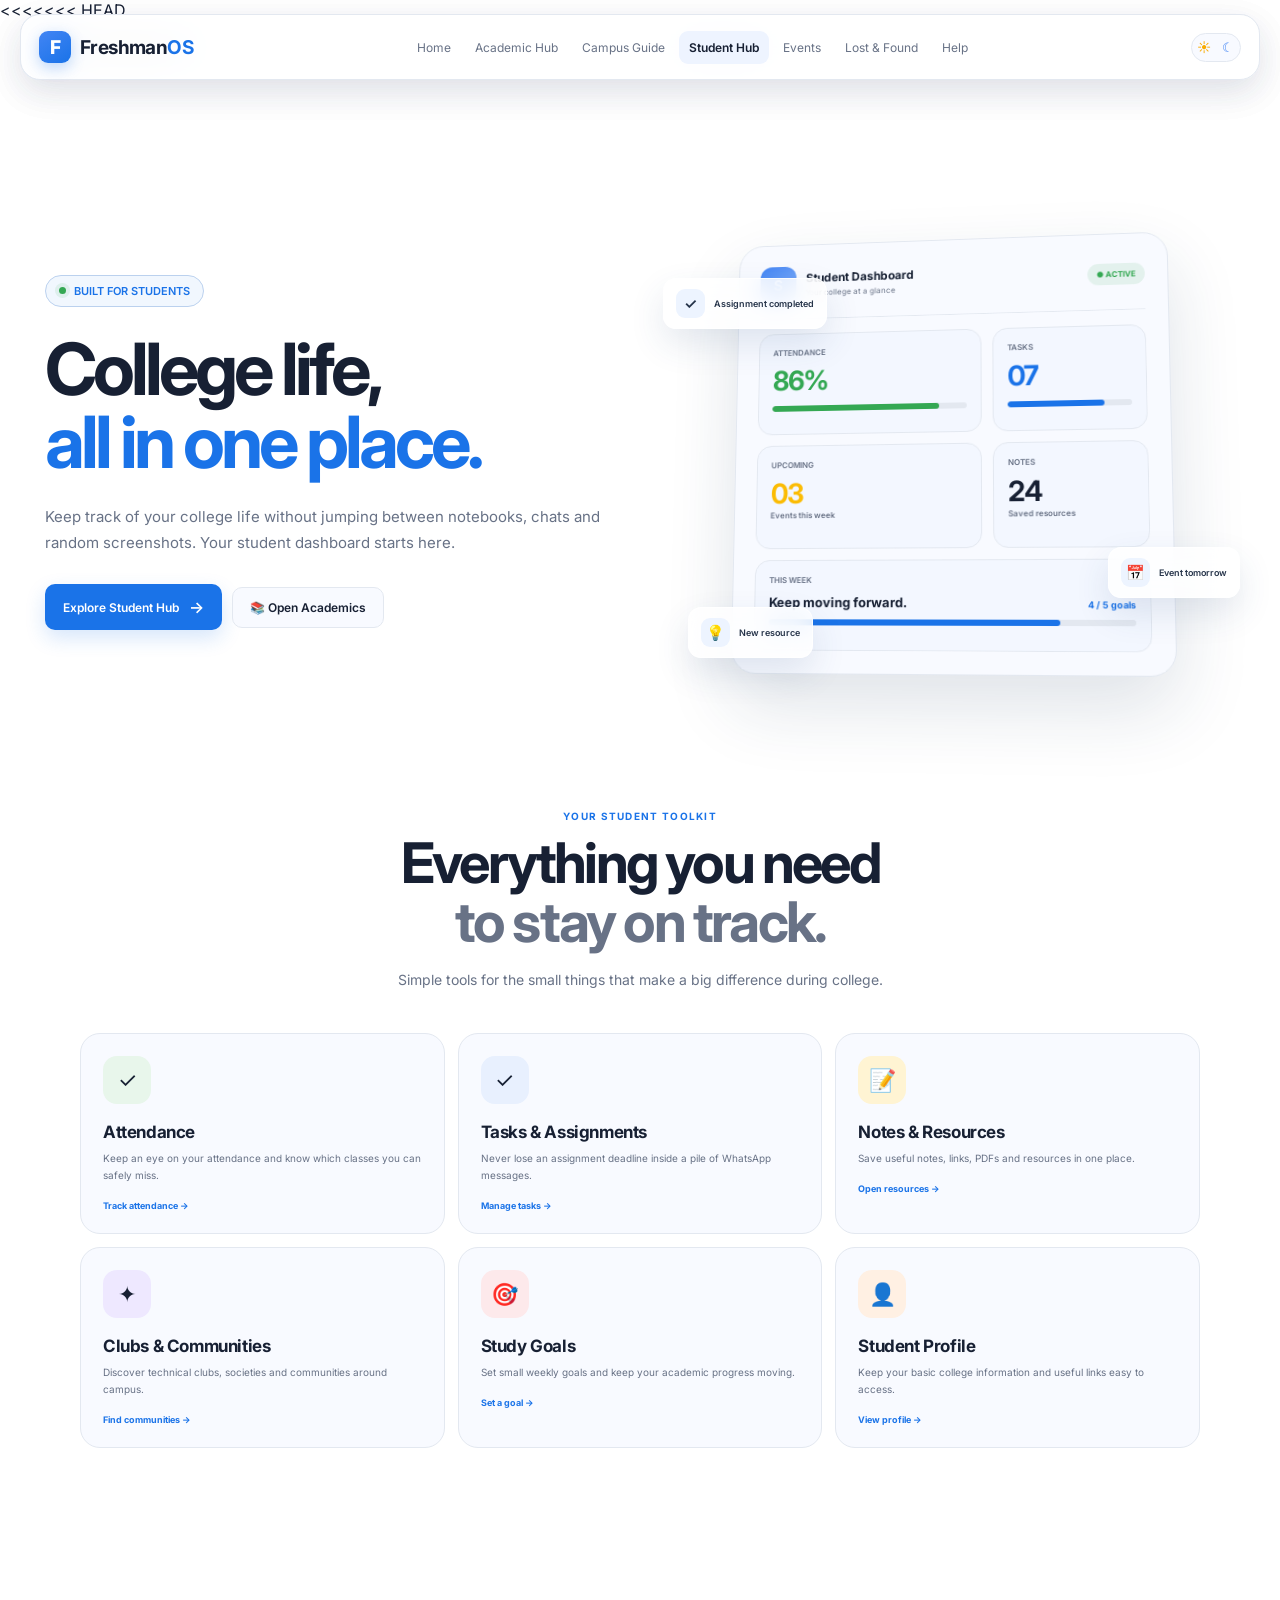
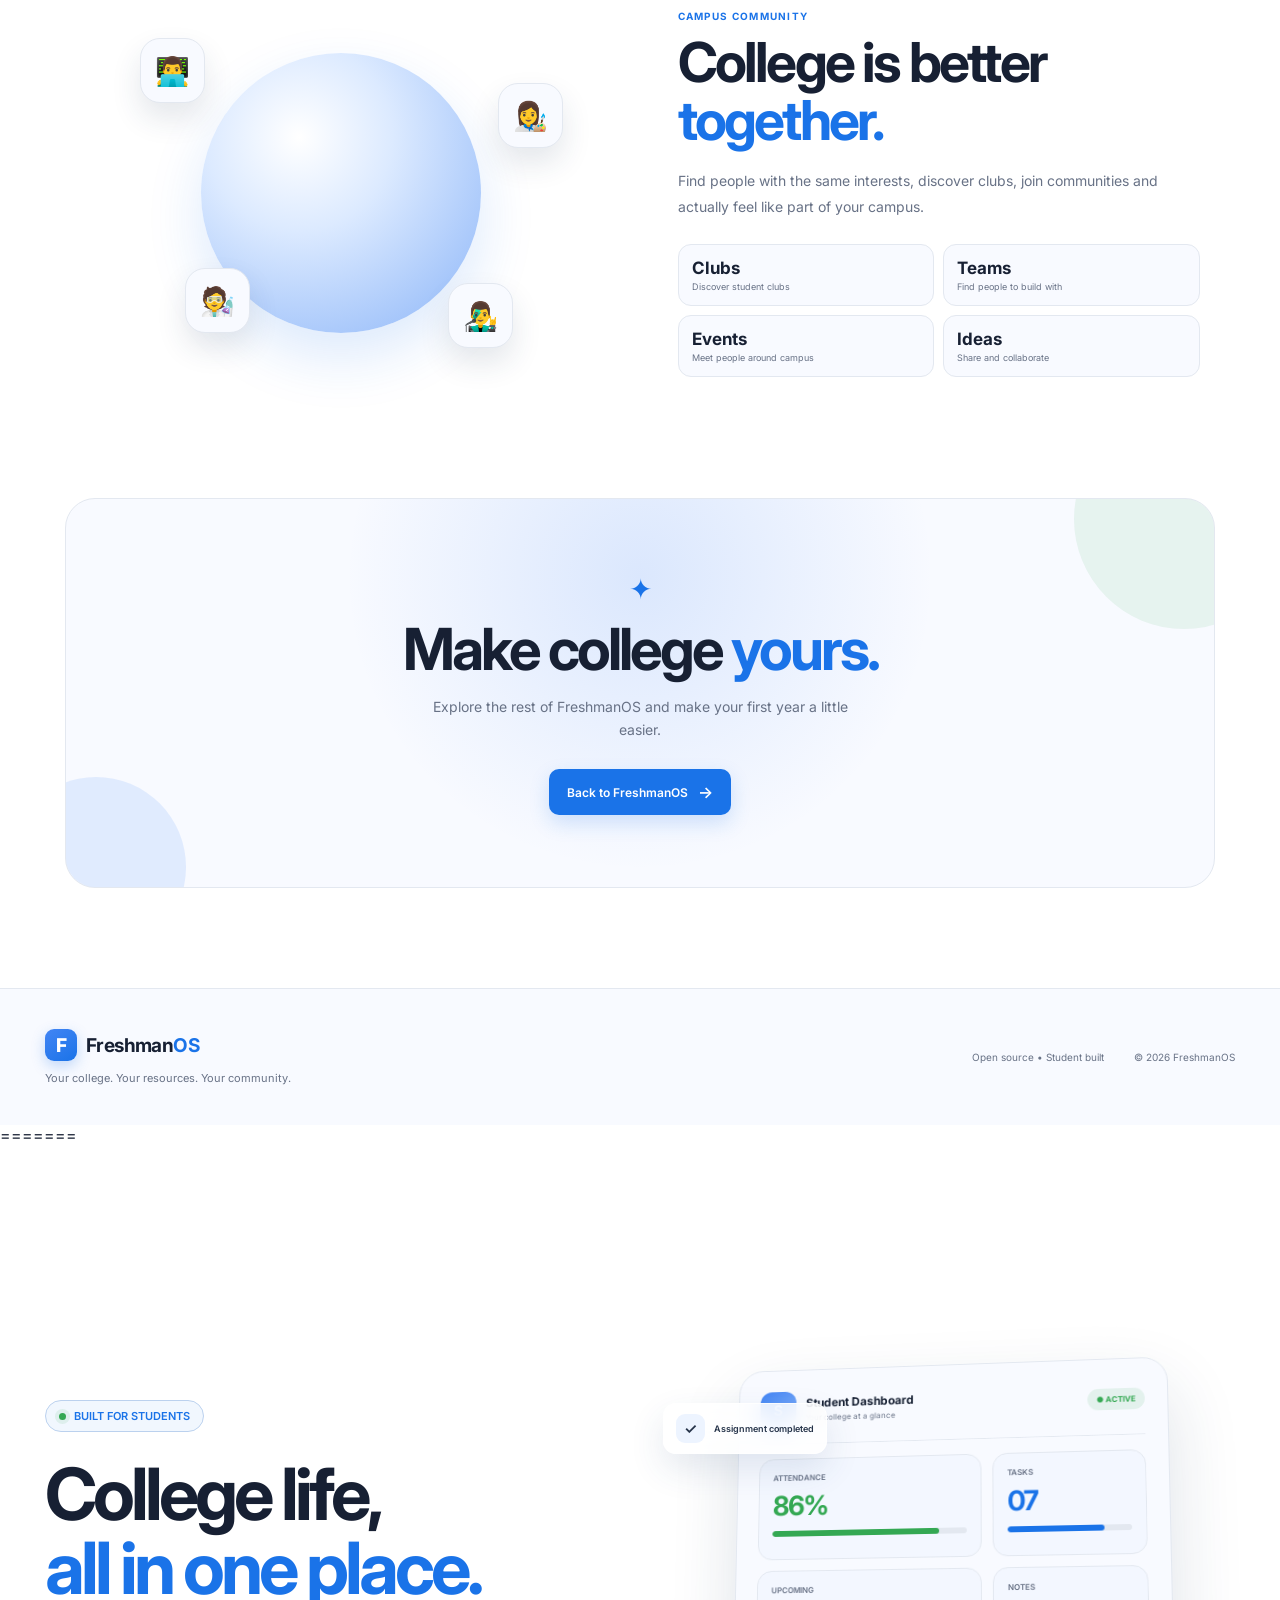
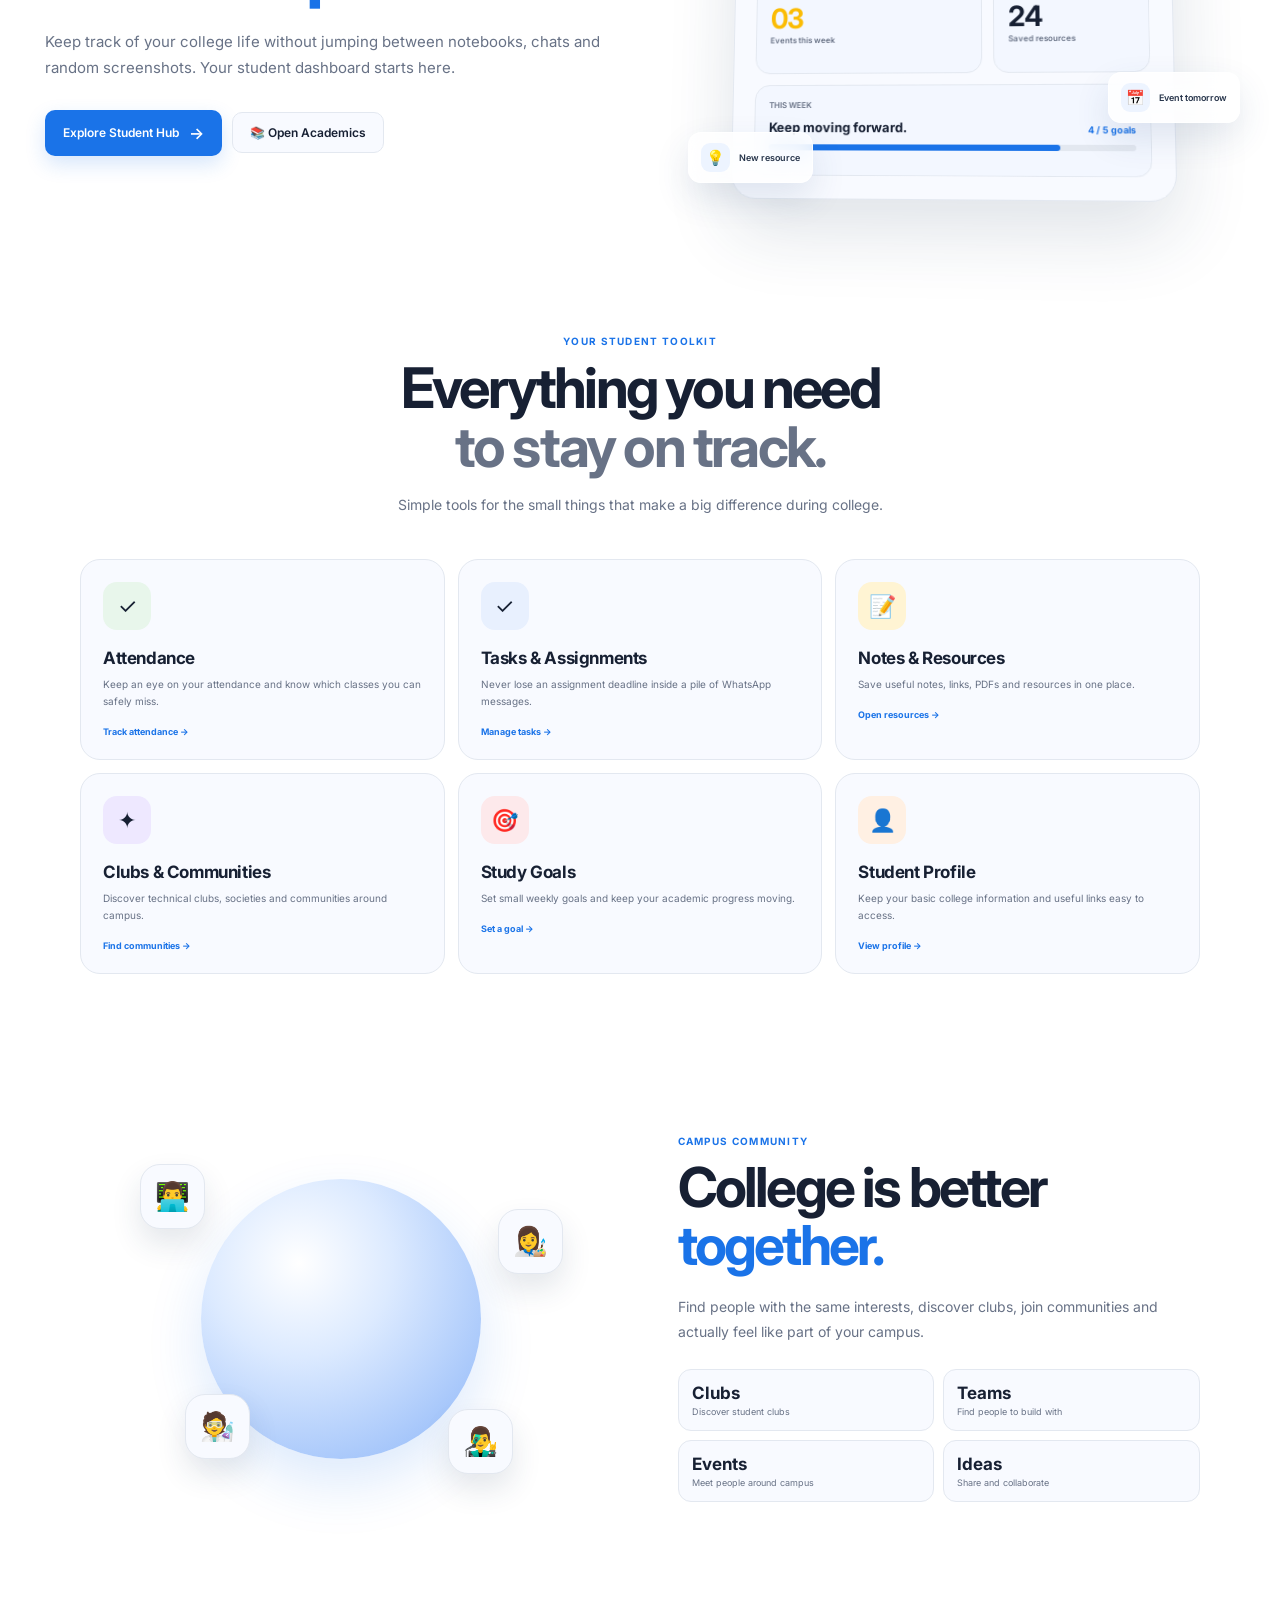
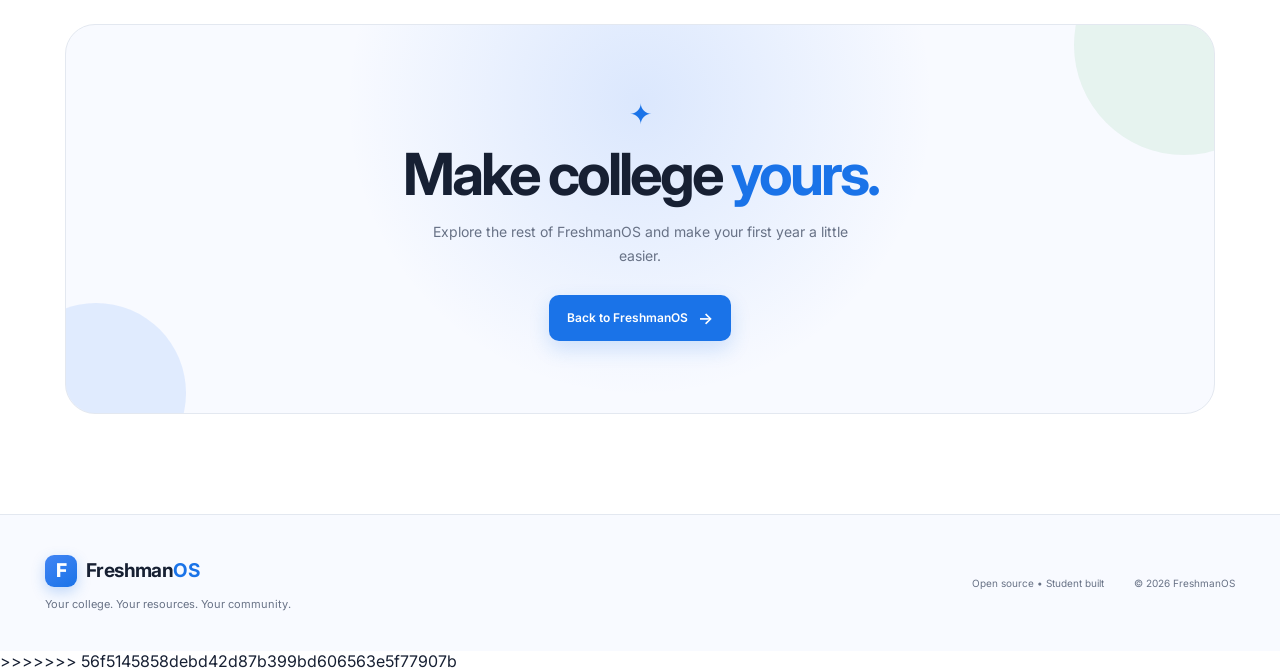
<file: student/index.html>
<<<<<<< HEAD
<!DOCTYPE html>
<html lang="en">

<head>

    <meta charset="UTF-8">

    <meta
        name="viewport"
        content="width=device-width, initial-scale=1.0"
    >

    <title>Student Hub — FreshmanOS</title>


    <link rel="preconnect" href="https://fonts.googleapis.com">

    <link
        rel="preconnect"
        href="https://fonts.gstatic.com"
        crossorigin
    >

    <link
        href="https://fonts.googleapis.com/css2?family=Google+Sans:wght@400;500;600;700&family=Inter:wght@400;500;600;700;800&display=swap"
        rel="stylesheet"
    >


<style>

/* =========================================================
   FRESHMANOS — STUDENT HUB
========================================================= */

:root {

    --bg: #ffffff;
    --surface: #f8faff;
    --surface2: #eef4ff;

    --text: #172033;
    --muted: #687286;

    --border: #e3e8f0;

    --blue: #1a73e8;
    --green: #34a853;
    --yellow: #fbbc04;
    --red: #ea4335;
    --purple: #8e63d2;

    --shadow:
        0 12px 35px rgba(36,54,86,.08);
}


body.dark {

    --bg: #101217;
    --surface: #171a21;
    --surface2: #1d2330;

    --text: #f5f7fb;
    --muted: #a3abba;

    --border: #292f3a;

    --blue: #8ab4f8;
    --green: #81c995;
    --yellow: #fdd663;
    --red: #f28b82;
    --purple: #b99af7;

    --shadow:
        0 15px 40px rgba(0,0,0,.35);
}


/* =========================================================
   RESET
========================================================= */

* {
    margin: 0;
    padding: 0;
    box-sizing: border-box;
}

html {
    scroll-behavior: smooth;
}

body {

    margin: 0;

    font-family:
        "Google Sans",
        "Inter",
        Arial,
        sans-serif;

    background: var(--bg);

    color: var(--text);

    overflow-x: hidden;

    transition:
        background .3s ease,
        color .3s ease;
}

a {
    color: inherit;
    text-decoration: none;
}

button,
input {
    font-family: inherit;
}


/* =========================================================
   NAVBAR
========================================================= */

.navbar {

    position: fixed;

    top: 14px;
    left: 50%;

    transform: translateX(-50%);

    width: calc(100% - 40px);

    max-width: 1380px;

    z-index: 1000;

    background:
        color-mix(
            in srgb,
            var(--bg) 90%,
            transparent
        );

    backdrop-filter: blur(18px);

    border: 1px solid var(--border);

    border-radius: 20px;

    box-shadow: var(--shadow);
}

.nav-inner {

    height: 64px;

    padding: 0 18px;

    display: flex;

    align-items: center;

    justify-content: space-between;
}


/* BRAND */

.brand {

    display: flex;

    align-items: center;

    gap: 9px;

    font-size: 19px;

    font-weight: 700;

    letter-spacing: -.6px;

    white-space: nowrap;
}

.brand-mark {

    width: 32px;
    height: 32px;

    display: flex;

    align-items: center;
    justify-content: center;

    border-radius: 9px;

    background:
        linear-gradient(
            145deg,
            #4285f4,
            #1a73e8
        );

    color: white;

    font-weight: 800;

    box-shadow:
        0 5px 14px
        rgba(26,115,232,.25);
}

.blue {
    color: var(--blue);
}


/* NAV LINKS */

.nav-links {

    display: flex;

    align-items: center;

    gap: 4px;
}

.nav-links a {

    padding: 9px 10px;

    border-radius: 9px;

    color: var(--muted);

    font-size: 12px;

    transition: .2s ease;
}

.nav-links a:hover {

    color: var(--text);

    background: var(--surface);
}

.nav-links a.active {

    color: var(--text);

    background: var(--surface2);

    font-weight: 600;
}


/* ACTIONS */

.nav-actions {

    display: flex;

    align-items: center;

    gap: 8px;
}

.theme-toggle {

    width: 50px;
    height: 29px;

    border: 1px solid var(--border);

    border-radius: 999px;

    background: var(--surface);

    display: flex;

    align-items: center;

    justify-content: space-around;

    color: var(--muted);

    cursor: pointer;
}

.theme-toggle span:first-child {
    color: #f9ab00;
}

.theme-toggle span:last-child {
    color: #4285f4;
}

.mobile-menu-btn {

    display: none;

    width: 34px;
    height: 34px;

    border: 1px solid var(--border);

    border-radius: 9px;

    background: var(--surface);

    color: var(--text);

    cursor: pointer;

    font-size: 18px;
}


/* MOBILE NAV */

.mobile-nav {

    display: none;

    padding: 10px 18px 18px;

    border-top: 1px solid var(--border);

    flex-direction: column;
}

.mobile-nav.active {
    display: flex;
}

.mobile-nav a {

    padding: 12px;

    border-radius: 10px;

    color: var(--muted);

    font-size: 13px;
}

.mobile-nav a.active {

    color: var(--blue);

    background: var(--surface2);
}


/* =========================================================
   HERO
========================================================= */

.student-hero {

    max-width: 1250px;

    min-height: 790px;

    margin: auto;

    padding:
        155px 30px
        80px;

    display: grid;

    grid-template-columns:
        1fr 1fr;

    align-items: center;

    gap: 45px;
}


/* LEFT */

.hero-copy {

    position: relative;

    z-index: 5;
}

.eyebrow {

    display: inline-flex;

    align-items: center;

    gap: 8px;

    padding: 8px 13px;

    border: 1px solid
        color-mix(
            in srgb,
            var(--blue) 20%,
            var(--border)
        );

    border-radius: 999px;

    color: var(--blue);

    background:
        color-mix(
            in srgb,
            var(--blue) 6%,
            transparent
        );

    font-size: 11px;

    font-weight: 600;
}

.eyebrow-dot {

    width: 7px;
    height: 7px;

    border-radius: 50%;

    background: var(--green);

    box-shadow:
        0 0 0 4px
        rgba(52,168,83,.1);
}


.hero-copy h1 {

    max-width: 620px;

    margin-top: 25px;

    font-size:
        clamp(
            48px,
            6vw,
            72px
        );

    line-height: 1.02;

    letter-spacing: -4px;

    font-weight: 700;
}

.hero-copy h1 span {

    display: block;

    color: var(--blue);
}

.hero-copy > p {

    max-width: 560px;

    margin-top: 25px;

    color: var(--muted);

    font-size: 15px;

    line-height: 1.75;
}


/* =========================================================
   HERO ACTIONS
========================================================= */

.hero-actions {

    display: flex;

    align-items: center;

    flex-wrap: wrap;

    gap: 10px;

    margin-top: 28px;
}

.primary-button {

    display: inline-flex;

    align-items: center;

    gap: 10px;

    padding: 13px 18px;

    border: 0;

    border-radius: 10px;

    background: var(--blue);

    color: white;

    font-size: 12px;

    font-weight: 600;

    cursor: pointer;

    box-shadow:
        0 8px 20px
        rgba(26,115,232,.18);

    transition: .25s ease;
}

.primary-button:hover {

    transform:
        translateY(-3px);

    box-shadow:
        0 14px 28px
        rgba(26,115,232,.25);
}

.primary-button span {

    font-size: 16px;

    transition: .25s;
}

.primary-button:hover span {

    transform:
        translateX(4px);
}

.secondary-button {

    display: inline-flex;

    align-items: center;

    gap: 8px;

    padding: 12px 17px;

    border: 1px solid var(--border);

    border-radius: 10px;

    background: var(--surface);

    color: var(--text);

    font-size: 12px;

    font-weight: 600;

    cursor: pointer;

    transition: .2s;
}

.secondary-button:hover {

    border-color: var(--blue);

    color: var(--blue);

    transform:
        translateY(-2px);
}


/* =========================================================
   HERO VISUAL
========================================================= */

.hero-visual {

    position: relative;

    height: 500px;

    display: flex;

    align-items: center;

    justify-content: center;

    perspective: 1200px;
}


.visual-glow {

    position: absolute;

    width: 430px;
    height: 430px;

    border-radius: 50%;

    background:
        radial-gradient(
            circle,
            rgba(66,133,244,.17),
            transparent 68%
        );

    filter: blur(12px);
}


/* MAIN DASHBOARD */

.student-dashboard {

    position: relative;

    width: 440px;

    min-height: 350px;

    padding: 22px;

    border:
        1px solid var(--border);

    border-radius: 25px;

    background: var(--surface);

    box-shadow:
        0 30px 70px
        rgba(30,55,90,.14);

    transform:
        rotateX(7deg)
        rotateY(-7deg);

    transform-style: preserve-3d;

    z-index: 3;

    transition:
        transform .2s ease;
}


/* DASHBOARD HEADER */

.dashboard-header {

    display: flex;

    align-items: center;

    justify-content: space-between;

    padding-bottom: 17px;

    border-bottom:
        1px solid var(--border);
}

.dashboard-user {

    display: flex;

    align-items: center;

    gap: 10px;
}

.avatar {

    width: 38px;
    height: 38px;

    display: grid;

    place-items: center;

    border-radius: 12px;

    background:
        linear-gradient(
            145deg,
            #4285f4,
            #8ab4f8
        );

    color: white;

    font-size: 15px;

    font-weight: 700;
}

.dashboard-user strong {

    display: block;

    font-size: 12px;
}

.dashboard-user span {

    display: block;

    margin-top: 3px;

    color: var(--muted);

    font-size: 8px;
}

.dashboard-status {

    padding: 6px 9px;

    border-radius: 999px;

    background:
        rgba(52,168,83,.10);

    color: var(--green);

    font-size: 8px;

    font-weight: 700;
}


/* DASHBOARD GRID */

.dashboard-grid {

    display: grid;

    grid-template-columns:
        1.2fr .8fr;

    gap: 11px;

    margin-top: 15px;
}


.dash-card {

    min-height: 105px;

    padding: 14px;

    border:
        1px solid var(--border);

    border-radius: 15px;

    background:
        color-mix(
            in srgb,
            var(--surface2) 55%,
            var(--surface)
        );

    transition: .2s;
}

.dash-card:hover {

    transform:
        translateY(-3px);

    border-color:
        color-mix(
            in srgb,
            var(--blue) 25%,
            var(--border)
        );
}

.dash-card.wide {

    grid-column: span 2;

    min-height: 90px;
}

.dash-label {

    color: var(--muted);

    font-size: 8px;

    font-weight: 600;
}

.dash-number {

    margin-top: 7px;

    font-size: 28px;

    font-weight: 700;

    letter-spacing: -1px;
}

.dash-blue {
    color: var(--blue);
}

.dash-green {
    color: var(--green);
}

.dash-yellow {
    color: var(--yellow);
}

.progress {

    height: 6px;

    margin-top: 9px;

    border-radius: 999px;

    background:
        var(--border);

    overflow: hidden;
}

.progress span {

    display: block;

    height: 100%;

    width: 78%;

    border-radius: inherit;

    background: var(--blue);
}

.progress.green span {
    width: 86%;
    background: var(--green);
}

.progress.yellow span {
    width: 63%;
    background: var(--yellow);
}


/* FLOATING CARDS */

.floating-card {

    position: absolute;

    z-index: 10;

    display: flex;

    align-items: center;

    gap: 9px;

    padding: 10px 12px;

    border:
        1px solid
        rgba(255,255,255,.8);

    border-radius: 13px;

    background:
        rgba(255,255,255,.82);

    backdrop-filter: blur(12px);

    color: #26344a;

    box-shadow:
        0 15px 35px
        rgba(39,73,120,.12);

    font-size: 9px;

    font-weight: 600;

    animation:
        float 5s ease-in-out infinite;
}

body.dark .floating-card {

    background:
        rgba(28,32,42,.93);

    border-color:
        rgba(255,255,255,.08);

    color: white;
}

.float-icon {

    width: 29px;
    height: 29px;

    display: grid;

    place-items: center;

    border-radius: 9px;

    background: #edf4ff;

    font-size: 15px;
}

.float-one {

    top: 75px;

    left: 0;
}

.float-two {

    right: -5px;

    bottom: 105px;

    animation-delay: -1.5s;
}

.float-three {

    left: 25px;

    bottom: 45px;

    animation-delay: -3s;
}

@keyframes float {

    0%,
    100% {
        transform: translateY(0);
    }

    50% {
        transform: translateY(-10px);
    }
}


/* =========================================================
   QUICK TOOLS
========================================================= */

.tools-section {

    max-width: 1180px;

    margin: auto;

    padding:
        0 30px
        90px;
}

.section-header {

    max-width: 650px;

    margin: auto;

    text-align: center;
}

.section-label {

    margin-bottom: 12px;

    color: var(--blue);

    font-size: 10px;

    font-weight: 700;

    letter-spacing: 1.3px;
}

.section-header h2 {

    font-size:
        clamp(
            38px,
            5vw,
            56px
        );

    line-height: 1.05;

    letter-spacing: -2.8px;
}

.section-header h2 span {

    display: block;

    color: var(--muted);
}

.section-header p {

    margin-top: 16px;

    color: var(--muted);

    font-size: 14px;

    line-height: 1.7;
}


/* TOOL GRID */

.tool-grid {

    display: grid;

    grid-template-columns:
        repeat(3,1fr);

    gap: 13px;

    margin-top: 42px;
}

.tool-card {

    min-height: 180px;

    padding: 22px;

    border:
        1px solid var(--border);

    border-radius: 20px;

    background: var(--surface);

    transition:
        transform .25s ease,
        box-shadow .25s ease,
        border-color .25s ease;
}

.tool-card:hover {

    transform:
        translateY(-6px);

    box-shadow:
        var(--shadow);

    border-color:
        color-mix(
            in srgb,
            var(--blue) 25%,
            var(--border)
        );
}

.tool-icon {

    width: 48px;
    height: 48px;

    display: grid;

    place-items: center;

    border-radius: 14px;

    font-size: 22px;

    margin-bottom: 18px;
}

.blue-bg {
    background: #e8f0fe;
}

.green-bg {
    background: #e8f6eb;
}

.yellow-bg {
    background: #fff4d3;
}

.purple-bg {
    background: #eee8ff;
}

.red-bg {
    background: #fde9eb;
}

.orange-bg {
    background: #fff0e3;
}

body.dark .blue-bg,
body.dark .green-bg,
body.dark .yellow-bg,
body.dark .purple-bg,
body.dark .red-bg,
body.dark .orange-bg {
    background: var(--surface2);
}

.tool-card h3 {

    font-size: 17px;

    letter-spacing: -.4px;
}

.tool-card p {

    margin-top: 8px;

    color: var(--muted);

    font-size: 10px;

    line-height: 1.7;
}

.tool-link {

    display: inline-flex;

    align-items: center;

    gap: 5px;

    margin-top: 16px;

    color: var(--blue);

    font-size: 9px;

    font-weight: 700;
}


/* =========================================================
   COMMUNITY SECTION
========================================================= */

.community {

    max-width: 1180px;

    margin: auto;

    padding:
        70px 30px
        100px;

    display: grid;

    grid-template-columns:
        1fr 1fr;

    align-items: center;

    gap: 75px;
}


/* COMMUNITY VISUAL */

.community-visual {

    position: relative;

    min-height: 370px;

    display: flex;

    align-items: center;

    justify-content: center;
}

.community-orb {

    width: 280px;
    height: 280px;

    border-radius: 50%;

    background:
        radial-gradient(
            circle at 35% 30%,
            #ffffff,
            #dceaff 35%,
            #8ab4f8
        );

    box-shadow:
        0 25px 55px
        rgba(26,115,232,.15);
}

body.dark .community-orb {

    background:
        radial-gradient(
            circle at 35% 30%,
            #536d98,
            #30496d 50%,
            #1c2b42
        );
}


/* PEOPLE */

.person {

    position: absolute;

    width: 65px;
    height: 65px;

    display: grid;

    place-items: center;

    border-radius: 20px;

    background: var(--surface);

    border:
        1px solid var(--border);

    box-shadow:
        0 15px 30px
        rgba(30,55,90,.12);

    font-size: 28px;

    animation:
        float 4s ease-in-out infinite;
}

.person-one {

    top: 30px;
    left: 60px;
}

.person-two {

    top: 75px;
    right: 40px;

    animation-delay: -1s;
}

.person-three {

    bottom: 45px;
    left: 105px;

    animation-delay: -2s;
}

.person-four {

    right: 90px;
    bottom: 30px;

    animation-delay: -3s;
}


/* COMMUNITY COPY */

.community-copy h2 {

    max-width: 550px;

    font-size:
        clamp(
            38px,
            5vw,
            55px
        );

    line-height: 1.05;

    letter-spacing: -2.8px;
}

.community-copy h2 span {

    display: block;

    color: var(--blue);
}

.community-copy > p {

    max-width: 500px;

    margin-top: 19px;

    color: var(--muted);

    font-size: 14px;

    line-height: 1.8;
}


/* COMMUNITY STATS */

.community-points {

    display: grid;

    grid-template-columns:
        repeat(2,1fr);

    gap: 9px;

    margin-top: 25px;
}

.community-point {

    padding: 13px;

    border:
        1px solid var(--border);

    border-radius: 13px;

    background: var(--surface);
}

.community-point strong {

    display: block;

    font-size: 17px;
}

.community-point span {

    display: block;

    margin-top: 3px;

    color: var(--muted);

    font-size: 9px;
}


/* =========================================================
   CTA
========================================================= */

.student-cta {

    position: relative;

    max-width: 1150px;

    min-height: 390px;

    margin:
        20px auto
        100px;

    padding: 30px;

    border-radius: 30px;

    display: flex;

    align-items: center;

    justify-content: center;

    text-align: center;

    overflow: hidden;

    background:
        radial-gradient(
            circle at 50% 20%,
            rgba(66,133,244,.16),
            transparent 45%
        ),
        var(--surface);

    border:
        1px solid var(--border);
}

.cta-content {

    position: relative;

    z-index: 3;

    max-width: 620px;
}

.cta-star {

    margin-bottom: 14px;

    color: var(--blue);

    font-size: 28px;

    animation:
        spin 8s linear infinite;
}

@keyframes spin {

    to {
        transform: rotate(360deg);
    }
}

.cta-content h2 {

    font-size:
        clamp(
            40px,
            5vw,
            58px
        );

    line-height: 1;

    letter-spacing: -3px;
}

.cta-content h2 span {

    color: var(--blue);
}

.cta-content p {

    max-width: 450px;

    margin:
        17px auto
        27px;

    color: var(--muted);

    font-size: 14px;

    line-height: 1.7;
}

.cta-orb {

    position: absolute;

    border-radius: 50%;
}

.orb-one {

    width: 180px;
    height: 180px;

    left: -60px;
    bottom: -70px;

    background:
        rgba(66,133,244,.13);
}

.orb-two {

    width: 220px;
    height: 220px;

    right: -80px;
    top: -90px;

    background:
        rgba(52,168,83,.09);
}


/* =========================================================
   FOOTER
========================================================= */

footer {

    border-top:
        1px solid var(--border);

    background: var(--surface);
}

.footer-inner {

    max-width: 1250px;

    margin: auto;

    padding:
        40px 30px;

    display: flex;

    align-items: center;

    justify-content: space-between;
}

.footer-brand p {

    margin-top: 10px;

    color: var(--muted);

    font-size: 11px;
}

.footer-right {

    display: flex;

    gap: 30px;

    color: var(--muted);

    font-size: 10px;
}


/* =========================================================
   RESPONSIVE
========================================================= */

@media (max-width: 1050px) {

    .nav-links a {

        padding: 8px 5px;

        font-size: 10px;
    }

    .student-hero {

        gap: 10px;
    }

    .student-dashboard {

        transform:
            scale(.88)
            rotateX(7deg)
            rotateY(-7deg);
    }
}


@media (max-width: 850px) {

    .nav-links {
        display: none;
    }

    .mobile-menu-btn {
        display: block;
    }

    .student-hero {

        grid-template-columns: 1fr;

        text-align: center;

        padding-top: 135px;
    }

    .hero-copy {

        display: flex;

        flex-direction: column;

        align-items: center;
    }

    .hero-copy > p {
        max-width: 600px;
    }

    .hero-actions {
        justify-content: center;
    }

    .hero-visual {
        margin-top: 10px;
    }

    .tool-grid {
        grid-template-columns:
            repeat(2,1fr);
    }

    .community {

        grid-template-columns: 1fr;

        text-align: center;

        gap: 40px;
    }

    .community-copy {

        display: flex;

        flex-direction: column;

        align-items: center;
    }
}


@media (max-width: 560px) {

    .navbar {

        width:
            calc(100% - 20px);

        top: 8px;
    }

    .nav-inner {
        height: 58px;
    }

    .student-hero {

        padding:
            120px 18px
            40px;
    }

    .hero-copy h1 {

        font-size: 45px;

        letter-spacing: -2.5px;
    }

    .hero-copy > p {
        font-size: 14px;
    }

    .hero-actions {

        flex-direction: column;

        width: 100%;
    }

    .primary-button,
    .secondary-button {

        justify-content: center;

        width: 100%;
    }

    .hero-visual {

        height: 400px;

        overflow: hidden;
    }

    .student-dashboard {

        width: 370px;

        transform:
            scale(.72)
            rotateX(6deg)
            rotateY(-5deg);
    }

    .float-one {
        left: -5px;
    }

    .float-two {
        right: -5px;
    }

    .tools-section {

        padding:
            0 18px
            70px;
    }

    .tool-grid {

        grid-template-columns: 1fr;

        margin-top: 32px;
    }

    .community {

        padding:
            60px 18px
            80px;
    }

    .community-visual {

        min-height: 320px;
    }

    .community-orb {

        width: 235px;
        height: 235px;
    }

    .person-one {
        left: 15px;
    }

    .person-two {
        right: 10px;
    }

    .person-three {
        left: 45px;
    }

    .person-four {
        right: 35px;
    }

    .community-points {

        grid-template-columns: 1fr;
    }

    .student-cta {

        margin:
            20px 15px
            70px;

        min-height: 330px;

        padding: 25px;
    }

    .footer-inner {

        flex-direction: column;

        align-items: flex-start;

        gap: 25px;
    }

    .footer-right {

        flex-direction: column;

        gap: 8px;
    }
}

</style>

</head>


<body>


<!-- =====================================================
     NAVBAR
===================================================== -->

<header class="navbar">

    <div class="nav-inner">


        <a
            href="../index.html"
            class="brand"
        >

            <div class="brand-mark">
                F
            </div>

            <span>
                Freshman<span class="blue">OS</span>
            </span>

        </a>



        <nav class="nav-links">

            <a href="../index.html">
                Home
            </a>

            <a href="../academic/index.html">
                Academic Hub
            </a>

            <a href="../campus/index.html">
                Campus Guide
            </a>

            <a
                href="index.html"
                class="active"
            >
                Student Hub
            </a>

            <a href="../events/index.html">
                Events
            </a>

            <a href="../lost-found/index.html">
                Lost & Found
            </a>

            <a href="../help/index.html">
                Help
            </a>

        </nav>



        <div class="nav-actions">

            <button
                class="theme-toggle"
                id="themeToggle"
                aria-label="Toggle theme"
            >

                <span>☀</span>
                <span>☾</span>

            </button>


            <button
                class="mobile-menu-btn"
                id="menuButton"
                aria-label="Open menu"
            >
                ☰
            </button>

        </div>

    </div>



    <div
        class="mobile-nav"
        id="mobileNav"
    >

        <a href="../index.html">
            Home
        </a>

        <a href="../academic/index.html">
            Academic Hub
        </a>

        <a href="../campus/index.html">
            Campus Guide
        </a>

        <a
            href="index.html"
            class="active"
        >
            Student Hub
        </a>

        <a href="../events/index.html">
            Events
        </a>

        <a href="../lost-found/index.html">
            Lost & Found
        </a>

        <a href="../help/index.html">
            Help
        </a>

    </div>

</header>



<!-- =====================================================
     HERO
===================================================== -->

<main>


<section class="student-hero">


    <div class="hero-copy">


        <div class="eyebrow">

            <span class="eyebrow-dot"></span>

            BUILT FOR STUDENTS

        </div>


        <h1>

            College life,

            <span>
                all in one place.
            </span>

        </h1>


        <p>

            Keep track of your college life without
            jumping between notebooks, chats and random
            screenshots. Your student dashboard starts here.

        </p>


        <div class="hero-actions">

            <a
                href="#tools"
                class="primary-button"
            >

                Explore Student Hub

                <span>
                    →
                </span>

            </a>


            <a
                href="../academic/index.html"
                class="secondary-button"
            >

                📚 Open Academics

            </a>

        </div>


    </div>



    <!-- DASHBOARD -->

    <div class="hero-visual">

        <div class="visual-glow"></div>


        <div
            class="student-dashboard"
            id="studentDashboard"
        >


            <div class="dashboard-header">


                <div class="dashboard-user">

                    <div class="avatar">
                        S
                    </div>

                    <div>

                        <strong>
                            Student Dashboard
                        </strong>

                        <span>
                            Your college at a glance
                        </span>

                    </div>

                </div>


                <div class="dashboard-status">
                    ● ACTIVE
                </div>

            </div>



            <div class="dashboard-grid">


                <div class="dash-card">

                    <span class="dash-label">
                        ATTENDANCE
                    </span>

                    <div class="dash-number dash-green">
                        86%
                    </div>

                    <div class="progress green">
                        <span></span>
                    </div>

                </div>



                <div class="dash-card">

                    <span class="dash-label">
                        TASKS
                    </span>

                    <div class="dash-number dash-blue">
                        07
                    </div>

                    <div class="progress">
                        <span></span>
                    </div>

                </div>



                <div class="dash-card">

                    <span class="dash-label">
                        UPCOMING
                    </span>

                    <div class="dash-number dash-yellow">
                        03
                    </div>

                    <span class="dash-label">
                        Events this week
                    </span>

                </div>



                <div class="dash-card">

                    <span class="dash-label">
                        NOTES
                    </span>

                    <div class="dash-number">
                        24
                    </div>

                    <span class="dash-label">
                        Saved resources
                    </span>

                </div>



                <div class="dash-card wide">

                    <span class="dash-label">
                        THIS WEEK
                    </span>

                    <div
                        style="
                        display:flex;
                        justify-content:space-between;
                        align-items:end;
                        margin-top:9px;
                        "
                    >

                        <strong
                            style="
                            font-size:13px;
                            "
                        >
                            Keep moving forward.
                        </strong>

                        <span
                            style="
                            color:var(--blue);
                            font-size:9px;
                            font-weight:700;
                            "
                        >
                            4 / 5 goals
                        </span>

                    </div>

                    <div class="progress">
                        <span
                            style="width:80%"
                        ></span>
                    </div>

                </div>


            </div>

        </div>



        <div class="floating-card float-one">

            <span class="float-icon">
                ✓
            </span>

            Assignment completed

        </div>


        <div class="floating-card float-two">

            <span class="float-icon">
                📅
            </span>

            Event tomorrow

        </div>


        <div class="floating-card float-three">

            <span class="float-icon">
                💡
            </span>

            New resource

        </div>


    </div>

</section>



<!-- =====================================================
     TOOLS
===================================================== -->

<section
    class="tools-section"
    id="tools"
>


    <div class="section-header">

        <div class="section-label">
            YOUR STUDENT TOOLKIT
        </div>

        <h2>

            Everything you need

            <span>
                to stay on track.
            </span>

        </h2>

        <p>

            Simple tools for the small things that
            make a big difference during college.

        </p>

    </div>



    <div class="tool-grid">


        <!-- ATTENDANCE -->

        <article class="tool-card">

            <div class="tool-icon green-bg">
                ✓
            </div>

            <h3>
                Attendance
            </h3>

            <p>
                Keep an eye on your attendance and
                know which classes you can safely miss.
            </p>

            <a
                href="#"
                class="tool-link"
                data-feature="Attendance Tracker"
            >
                Track attendance →
            </a>

        </article>



        <!-- TASKS -->

        <article class="tool-card">

            <div class="tool-icon blue-bg">
                ✓
            </div>

            <h3>
                Tasks & Assignments
            </h3>

            <p>
                Never lose an assignment deadline
                inside a pile of WhatsApp messages.
            </p>

            <a
                href="#"
                class="tool-link"
                data-feature="Task Manager"
            >
                Manage tasks →
            </a>

        </article>



        <!-- NOTES -->

        <article class="tool-card">

            <div class="tool-icon yellow-bg">
                📝
            </div>

            <h3>
                Notes & Resources
            </h3>

            <p>
                Save useful notes, links, PDFs and
                resources in one place.
            </p>

            <a
                href="#"
                class="tool-link"
                data-feature="Notes & Resources"
            >
                Open resources →
            </a>

        </article>



        <!-- CLUBS -->

        <article class="tool-card">

            <div class="tool-icon purple-bg">
                ✦
            </div>

            <h3>
                Clubs & Communities
            </h3>

            <p>
                Discover technical clubs, societies
                and communities around campus.
            </p>

            <a
                href="#"
                class="tool-link"
                data-feature="Clubs & Communities"
            >
                Find communities →
            </a>

        </article>



        <!-- STUDY -->

        <article class="tool-card">

            <div class="tool-icon red-bg">
                🎯
            </div>

            <h3>
                Study Goals
            </h3>

            <p>
                Set small weekly goals and keep your
                academic progress moving.
            </p>

            <a
                href="#"
                class="tool-link"
                data-feature="Study Goals"
            >
                Set a goal →
            </a>

        </article>



        <!-- PROFILE -->

        <article class="tool-card">

            <div class="tool-icon orange-bg">
                👤
            </div>

            <h3>
                Student Profile
            </h3>

            <p>
                Keep your basic college information
                and useful links easy to access.
            </p>

            <a
                href="#"
                class="tool-link"
                data-feature="Student Profile"
            >
                View profile →
            </a>

        </article>


    </div>

</section>



<!-- =====================================================
     COMMUNITY
===================================================== -->

<section class="community">


    <div class="community-visual">


        <div class="community-orb"></div>


        <div class="person person-one">
            👨‍💻
        </div>

        <div class="person person-two">
            👩‍🎨
        </div>

        <div class="person person-three">
            🧑‍🔬
        </div>

        <div class="person person-four">
            👨‍🎤
        </div>


    </div>



    <div class="community-copy">


        <div class="section-label">
            CAMPUS COMMUNITY
        </div>


        <h2>

            College is better

            <span>
                together.
            </span>

        </h2>


        <p>

            Find people with the same interests,
            discover clubs, join communities and
            actually feel like part of your campus.

        </p>


        <div class="community-points">


            <div class="community-point">

                <strong>
                    Clubs
                </strong>

                <span>
                    Discover student clubs
                </span>

            </div>


            <div class="community-point">

                <strong>
                    Teams
                </strong>

                <span>
                    Find people to build with
                </span>

            </div>


            <div class="community-point">

                <strong>
                    Events
                </strong>

                <span>
                    Meet people around campus
                </span>

            </div>


            <div class="community-point">

                <strong>
                    Ideas
                </strong>

                <span>
                    Share and collaborate
                </span>

            </div>


        </div>


    </div>

</section>



<!-- =====================================================
     CTA
===================================================== -->

<section class="student-cta">


    <div class="cta-orb orb-one"></div>

    <div class="cta-orb orb-two"></div>


    <div class="cta-content">


        <div class="cta-star">
            ✦
        </div>


        <h2>

            Make college

            <span>
                yours.
            </span>

        </h2>


        <p>

            Explore the rest of FreshmanOS and
            make your first year a little easier.

        </p>


        <a
            href="../index.html"
            class="primary-button"
        >

            Back to FreshmanOS

            <span>
                →
            </span>

        </a>


    </div>

</section>


</main>



<!-- =====================================================
     FOOTER
===================================================== -->

<footer>

    <div class="footer-inner">


        <div class="footer-brand">


            <a
                href="../index.html"
                class="brand"
            >

                <div class="brand-mark">
                    F
                </div>

                <span>
                    Freshman<span class="blue">OS</span>
                </span>

            </a>


            <p>
                Your college. Your resources.
                Your community.
            </p>


        </div>



        <div class="footer-right">

            <span>
                Open source • Student built
            </span>

            <span>
                © 2026 FreshmanOS
            </span>

        </div>


    </div>

</footer>



<script>

/* =========================================================
   THEME
========================================================= */

const themeToggle =
    document.getElementById("themeToggle");


const savedTheme =
    localStorage.getItem(
        "freshmanos-theme"
    );


if (savedTheme === "dark") {

    document.body.classList.add("dark");

}


themeToggle?.addEventListener(
    "click",
    () => {

        document.body.classList.toggle(
            "dark"
        );


        const isDark =
            document.body.classList.contains(
                "dark"
            );


        localStorage.setItem(
            "freshmanos-theme",
            isDark
                ? "dark"
                : "light"
        );

    }
);


/* =========================================================
   MOBILE MENU
========================================================= */

const menuButton =
    document.getElementById(
        "menuButton"
    );


const mobileNav =
    document.getElementById(
        "mobileNav"
    );


menuButton?.addEventListener(
    "click",
    () => {

        mobileNav.classList.toggle(
            "active"
        );

    }
);


mobileNav
    ?.querySelectorAll("a")
    .forEach(link => {

        link.addEventListener(
            "click",
            () => {

                mobileNav.classList.remove(
                    "active"
                );

            }
        );

    });


/* =========================================================
   DASHBOARD 3D
========================================================= */

const dashboard =
    document.getElementById(
        "studentDashboard"
    );


const visual =
    document.querySelector(
        ".hero-visual"
    );


visual?.addEventListener(
    "mousemove",
    event => {

        if (!dashboard) return;


        const rect =
            visual.getBoundingClientRect();


        const x =
            event.clientX -
            rect.left;


        const y =
            event.clientY -
            rect.top;


        const centerX =
            rect.width / 2;


        const centerY =
            rect.height / 2;


        const rotateY =
            ((x - centerX) /
                centerX) * 5;


        const rotateX =
            ((centerY - y) /
                centerY) * 4;


        dashboard.style.transform =
            `
            rotateX(${rotateX + 7}deg)
            rotateY(${rotateY - 7}deg)
            `;

    }
);


visual?.addEventListener(
    "mouseleave",
    () => {

        if (!dashboard) return;


        dashboard.style.transform =
            `
            rotateX(7deg)
            rotateY(-7deg)
            `;

    }
);


/* =========================================================
   TOOL BUTTONS
========================================================= */

document
    .querySelectorAll(
        ".tool-link"
    )
    .forEach(link => {

        link.addEventListener(
            "click",
            event => {

                event.preventDefault();


                const feature =
                    link.dataset.feature;


                alert(
                    feature +
                    "\n\nThis Student Hub feature is ready to be connected to the FreshmanOS backend. 🚀"
                );

            }
        );

    });


/* =========================================================
   SCROLL REVEAL
========================================================= */

const revealElements =
    document.querySelectorAll(
        ".tool-card, .community-point, .stat-card"
    );


const observer =
    new IntersectionObserver(
        entries => {

            entries.forEach(entry => {

                if (
                    entry.isIntersecting
                ) {

                    entry.target.style.opacity =
                        "1";

                    entry.target.style.transform =
                        "translateY(0)";

                }

            });

        },
        {
            threshold: .12
        }
    );


revealElements.forEach(
    element => {

        element.style.opacity =
            "0";

        element.style.transform =
            "translateY(18px)";

        element.style.transition =
            "opacity .5s ease, transform .5s ease";

        observer.observe(element);

    }
);

</script>

</body>
=======
<!DOCTYPE html>
<html lang="en">

<head>

    <meta charset="UTF-8">

    <meta
        name="viewport"
        content="width=device-width, initial-scale=1.0"
    >

    <title>Student Hub — FreshmanOS</title>


    <link rel="preconnect" href="https://fonts.googleapis.com">

    <link
        rel="preconnect"
        href="https://fonts.gstatic.com"
        crossorigin
    >

    <link
        href="https://fonts.googleapis.com/css2?family=Google+Sans:wght@400;500;600;700&family=Inter:wght@400;500;600;700;800&display=swap"
        rel="stylesheet"
    >


<style>

/* =========================================================
   FRESHMANOS — STUDENT HUB
========================================================= */

:root {

    --bg: #ffffff;
    --surface: #f8faff;
    --surface2: #eef4ff;

    --text: #172033;
    --muted: #687286;

    --border: #e3e8f0;

    --blue: #1a73e8;
    --green: #34a853;
    --yellow: #fbbc04;
    --red: #ea4335;
    --purple: #8e63d2;

    --shadow:
        0 12px 35px rgba(36,54,86,.08);
}


body.dark {

    --bg: #101217;
    --surface: #171a21;
    --surface2: #1d2330;

    --text: #f5f7fb;
    --muted: #a3abba;

    --border: #292f3a;

    --blue: #8ab4f8;
    --green: #81c995;
    --yellow: #fdd663;
    --red: #f28b82;
    --purple: #b99af7;

    --shadow:
        0 15px 40px rgba(0,0,0,.35);
}


/* =========================================================
   RESET
========================================================= */

* {
    margin: 0;
    padding: 0;
    box-sizing: border-box;
}

html {
    scroll-behavior: smooth;
}

body {

    margin: 0;

    font-family:
        "Google Sans",
        "Inter",
        Arial,
        sans-serif;

    background: var(--bg);

    color: var(--text);

    overflow-x: hidden;

    transition:
        background .3s ease,
        color .3s ease;
}

a {
    color: inherit;
    text-decoration: none;
}

button,
input {
    font-family: inherit;
}


/* =========================================================
   NAVBAR
========================================================= */

.navbar {

    position: fixed;

    top: 14px;
    left: 50%;

    transform: translateX(-50%);

    width: calc(100% - 40px);

    max-width: 1380px;

    z-index: 1000;

    background:
        color-mix(
            in srgb,
            var(--bg) 90%,
            transparent
        );

    backdrop-filter: blur(18px);

    border: 1px solid var(--border);

    border-radius: 20px;

    box-shadow: var(--shadow);
}

.nav-inner {

    height: 64px;

    padding: 0 18px;

    display: flex;

    align-items: center;

    justify-content: space-between;
}


/* BRAND */

.brand {

    display: flex;

    align-items: center;

    gap: 9px;

    font-size: 19px;

    font-weight: 700;

    letter-spacing: -.6px;

    white-space: nowrap;
}

.brand-mark {

    width: 32px;
    height: 32px;

    display: flex;

    align-items: center;
    justify-content: center;

    border-radius: 9px;

    background:
        linear-gradient(
            145deg,
            #4285f4,
            #1a73e8
        );

    color: white;

    font-weight: 800;

    box-shadow:
        0 5px 14px
        rgba(26,115,232,.25);
}

.blue {
    color: var(--blue);
}


/* NAV LINKS */

.nav-links {

    display: flex;

    align-items: center;

    gap: 4px;
}

.nav-links a {

    padding: 9px 10px;

    border-radius: 9px;

    color: var(--muted);

    font-size: 12px;

    transition: .2s ease;
}

.nav-links a:hover {

    color: var(--text);

    background: var(--surface);
}

.nav-links a.active {

    color: var(--text);

    background: var(--surface2);

    font-weight: 600;
}


/* ACTIONS */

.nav-actions {

    display: flex;

    align-items: center;

    gap: 8px;
}

.theme-toggle {

    width: 50px;
    height: 29px;

    border: 1px solid var(--border);

    border-radius: 999px;

    background: var(--surface);

    display: flex;

    align-items: center;

    justify-content: space-around;

    color: var(--muted);

    cursor: pointer;
}

.theme-toggle span:first-child {
    color: #f9ab00;
}

.theme-toggle span:last-child {
    color: #4285f4;
}

.mobile-menu-btn {

    display: none;

    width: 34px;
    height: 34px;

    border: 1px solid var(--border);

    border-radius: 9px;

    background: var(--surface);

    color: var(--text);

    cursor: pointer;

    font-size: 18px;
}


/* MOBILE NAV */

.mobile-nav {

    display: none;

    padding: 10px 18px 18px;

    border-top: 1px solid var(--border);

    flex-direction: column;
}

.mobile-nav.active {
    display: flex;
}

.mobile-nav a {

    padding: 12px;

    border-radius: 10px;

    color: var(--muted);

    font-size: 13px;
}

.mobile-nav a.active {

    color: var(--blue);

    background: var(--surface2);
}


/* =========================================================
   HERO
========================================================= */

.student-hero {

    max-width: 1250px;

    min-height: 790px;

    margin: auto;

    padding:
        155px 30px
        80px;

    display: grid;

    grid-template-columns:
        1fr 1fr;

    align-items: center;

    gap: 45px;
}


/* LEFT */

.hero-copy {

    position: relative;

    z-index: 5;
}

.eyebrow {

    display: inline-flex;

    align-items: center;

    gap: 8px;

    padding: 8px 13px;

    border: 1px solid
        color-mix(
            in srgb,
            var(--blue) 20%,
            var(--border)
        );

    border-radius: 999px;

    color: var(--blue);

    background:
        color-mix(
            in srgb,
            var(--blue) 6%,
            transparent
        );

    font-size: 11px;

    font-weight: 600;
}

.eyebrow-dot {

    width: 7px;
    height: 7px;

    border-radius: 50%;

    background: var(--green);

    box-shadow:
        0 0 0 4px
        rgba(52,168,83,.1);
}


.hero-copy h1 {

    max-width: 620px;

    margin-top: 25px;

    font-size:
        clamp(
            48px,
            6vw,
            72px
        );

    line-height: 1.02;

    letter-spacing: -4px;

    font-weight: 700;
}

.hero-copy h1 span {

    display: block;

    color: var(--blue);
}

.hero-copy > p {

    max-width: 560px;

    margin-top: 25px;

    color: var(--muted);

    font-size: 15px;

    line-height: 1.75;
}


/* =========================================================
   HERO ACTIONS
========================================================= */

.hero-actions {

    display: flex;

    align-items: center;

    flex-wrap: wrap;

    gap: 10px;

    margin-top: 28px;
}

.primary-button {

    display: inline-flex;

    align-items: center;

    gap: 10px;

    padding: 13px 18px;

    border: 0;

    border-radius: 10px;

    background: var(--blue);

    color: white;

    font-size: 12px;

    font-weight: 600;

    cursor: pointer;

    box-shadow:
        0 8px 20px
        rgba(26,115,232,.18);

    transition: .25s ease;
}

.primary-button:hover {

    transform:
        translateY(-3px);

    box-shadow:
        0 14px 28px
        rgba(26,115,232,.25);
}

.primary-button span {

    font-size: 16px;

    transition: .25s;
}

.primary-button:hover span {

    transform:
        translateX(4px);
}

.secondary-button {

    display: inline-flex;

    align-items: center;

    gap: 8px;

    padding: 12px 17px;

    border: 1px solid var(--border);

    border-radius: 10px;

    background: var(--surface);

    color: var(--text);

    font-size: 12px;

    font-weight: 600;

    cursor: pointer;

    transition: .2s;
}

.secondary-button:hover {

    border-color: var(--blue);

    color: var(--blue);

    transform:
        translateY(-2px);
}


/* =========================================================
   HERO VISUAL
========================================================= */

.hero-visual {

    position: relative;

    height: 500px;

    display: flex;

    align-items: center;

    justify-content: center;

    perspective: 1200px;
}


.visual-glow {

    position: absolute;

    width: 430px;
    height: 430px;

    border-radius: 50%;

    background:
        radial-gradient(
            circle,
            rgba(66,133,244,.17),
            transparent 68%
        );

    filter: blur(12px);
}


/* MAIN DASHBOARD */

.student-dashboard {

    position: relative;

    width: 440px;

    min-height: 350px;

    padding: 22px;

    border:
        1px solid var(--border);

    border-radius: 25px;

    background: var(--surface);

    box-shadow:
        0 30px 70px
        rgba(30,55,90,.14);

    transform:
        rotateX(7deg)
        rotateY(-7deg);

    transform-style: preserve-3d;

    z-index: 3;

    transition:
        transform .2s ease;
}


/* DASHBOARD HEADER */

.dashboard-header {

    display: flex;

    align-items: center;

    justify-content: space-between;

    padding-bottom: 17px;

    border-bottom:
        1px solid var(--border);
}

.dashboard-user {

    display: flex;

    align-items: center;

    gap: 10px;
}

.avatar {

    width: 38px;
    height: 38px;

    display: grid;

    place-items: center;

    border-radius: 12px;

    background:
        linear-gradient(
            145deg,
            #4285f4,
            #8ab4f8
        );

    color: white;

    font-size: 15px;

    font-weight: 700;
}

.dashboard-user strong {

    display: block;

    font-size: 12px;
}

.dashboard-user span {

    display: block;

    margin-top: 3px;

    color: var(--muted);

    font-size: 8px;
}

.dashboard-status {

    padding: 6px 9px;

    border-radius: 999px;

    background:
        rgba(52,168,83,.10);

    color: var(--green);

    font-size: 8px;

    font-weight: 700;
}


/* DASHBOARD GRID */

.dashboard-grid {

    display: grid;

    grid-template-columns:
        1.2fr .8fr;

    gap: 11px;

    margin-top: 15px;
}


.dash-card {

    min-height: 105px;

    padding: 14px;

    border:
        1px solid var(--border);

    border-radius: 15px;

    background:
        color-mix(
            in srgb,
            var(--surface2) 55%,
            var(--surface)
        );

    transition: .2s;
}

.dash-card:hover {

    transform:
        translateY(-3px);

    border-color:
        color-mix(
            in srgb,
            var(--blue) 25%,
            var(--border)
        );
}

.dash-card.wide {

    grid-column: span 2;

    min-height: 90px;
}

.dash-label {

    color: var(--muted);

    font-size: 8px;

    font-weight: 600;
}

.dash-number {

    margin-top: 7px;

    font-size: 28px;

    font-weight: 700;

    letter-spacing: -1px;
}

.dash-blue {
    color: var(--blue);
}

.dash-green {
    color: var(--green);
}

.dash-yellow {
    color: var(--yellow);
}

.progress {

    height: 6px;

    margin-top: 9px;

    border-radius: 999px;

    background:
        var(--border);

    overflow: hidden;
}

.progress span {

    display: block;

    height: 100%;

    width: 78%;

    border-radius: inherit;

    background: var(--blue);
}

.progress.green span {
    width: 86%;
    background: var(--green);
}

.progress.yellow span {
    width: 63%;
    background: var(--yellow);
}


/* FLOATING CARDS */

.floating-card {

    position: absolute;

    z-index: 10;

    display: flex;

    align-items: center;

    gap: 9px;

    padding: 10px 12px;

    border:
        1px solid
        rgba(255,255,255,.8);

    border-radius: 13px;

    background:
        rgba(255,255,255,.82);

    backdrop-filter: blur(12px);

    color: #26344a;

    box-shadow:
        0 15px 35px
        rgba(39,73,120,.12);

    font-size: 9px;

    font-weight: 600;

    animation:
        float 5s ease-in-out infinite;
}

body.dark .floating-card {

    background:
        rgba(28,32,42,.93);

    border-color:
        rgba(255,255,255,.08);

    color: white;
}

.float-icon {

    width: 29px;
    height: 29px;

    display: grid;

    place-items: center;

    border-radius: 9px;

    background: #edf4ff;

    font-size: 15px;
}

.float-one {

    top: 75px;

    left: 0;
}

.float-two {

    right: -5px;

    bottom: 105px;

    animation-delay: -1.5s;
}

.float-three {

    left: 25px;

    bottom: 45px;

    animation-delay: -3s;
}

@keyframes float {

    0%,
    100% {
        transform: translateY(0);
    }

    50% {
        transform: translateY(-10px);
    }
}


/* =========================================================
   QUICK TOOLS
========================================================= */

.tools-section {

    max-width: 1180px;

    margin: auto;

    padding:
        0 30px
        90px;
}

.section-header {

    max-width: 650px;

    margin: auto;

    text-align: center;
}

.section-label {

    margin-bottom: 12px;

    color: var(--blue);

    font-size: 10px;

    font-weight: 700;

    letter-spacing: 1.3px;
}

.section-header h2 {

    font-size:
        clamp(
            38px,
            5vw,
            56px
        );

    line-height: 1.05;

    letter-spacing: -2.8px;
}

.section-header h2 span {

    display: block;

    color: var(--muted);
}

.section-header p {

    margin-top: 16px;

    color: var(--muted);

    font-size: 14px;

    line-height: 1.7;
}


/* TOOL GRID */

.tool-grid {

    display: grid;

    grid-template-columns:
        repeat(3,1fr);

    gap: 13px;

    margin-top: 42px;
}

.tool-card {

    min-height: 180px;

    padding: 22px;

    border:
        1px solid var(--border);

    border-radius: 20px;

    background: var(--surface);

    transition:
        transform .25s ease,
        box-shadow .25s ease,
        border-color .25s ease;
}

.tool-card:hover {

    transform:
        translateY(-6px);

    box-shadow:
        var(--shadow);

    border-color:
        color-mix(
            in srgb,
            var(--blue) 25%,
            var(--border)
        );
}

.tool-icon {

    width: 48px;
    height: 48px;

    display: grid;

    place-items: center;

    border-radius: 14px;

    font-size: 22px;

    margin-bottom: 18px;
}

.blue-bg {
    background: #e8f0fe;
}

.green-bg {
    background: #e8f6eb;
}

.yellow-bg {
    background: #fff4d3;
}

.purple-bg {
    background: #eee8ff;
}

.red-bg {
    background: #fde9eb;
}

.orange-bg {
    background: #fff0e3;
}

body.dark .blue-bg,
body.dark .green-bg,
body.dark .yellow-bg,
body.dark .purple-bg,
body.dark .red-bg,
body.dark .orange-bg {
    background: var(--surface2);
}

.tool-card h3 {

    font-size: 17px;

    letter-spacing: -.4px;
}

.tool-card p {

    margin-top: 8px;

    color: var(--muted);

    font-size: 10px;

    line-height: 1.7;
}

.tool-link {

    display: inline-flex;

    align-items: center;

    gap: 5px;

    margin-top: 16px;

    color: var(--blue);

    font-size: 9px;

    font-weight: 700;
}


/* =========================================================
   COMMUNITY SECTION
========================================================= */

.community {

    max-width: 1180px;

    margin: auto;

    padding:
        70px 30px
        100px;

    display: grid;

    grid-template-columns:
        1fr 1fr;

    align-items: center;

    gap: 75px;
}


/* COMMUNITY VISUAL */

.community-visual {

    position: relative;

    min-height: 370px;

    display: flex;

    align-items: center;

    justify-content: center;
}

.community-orb {

    width: 280px;
    height: 280px;

    border-radius: 50%;

    background:
        radial-gradient(
            circle at 35% 30%,
            #ffffff,
            #dceaff 35%,
            #8ab4f8
        );

    box-shadow:
        0 25px 55px
        rgba(26,115,232,.15);
}

body.dark .community-orb {

    background:
        radial-gradient(
            circle at 35% 30%,
            #536d98,
            #30496d 50%,
            #1c2b42
        );
}


/* PEOPLE */

.person {

    position: absolute;

    width: 65px;
    height: 65px;

    display: grid;

    place-items: center;

    border-radius: 20px;

    background: var(--surface);

    border:
        1px solid var(--border);

    box-shadow:
        0 15px 30px
        rgba(30,55,90,.12);

    font-size: 28px;

    animation:
        float 4s ease-in-out infinite;
}

.person-one {

    top: 30px;
    left: 60px;
}

.person-two {

    top: 75px;
    right: 40px;

    animation-delay: -1s;
}

.person-three {

    bottom: 45px;
    left: 105px;

    animation-delay: -2s;
}

.person-four {

    right: 90px;
    bottom: 30px;

    animation-delay: -3s;
}


/* COMMUNITY COPY */

.community-copy h2 {

    max-width: 550px;

    font-size:
        clamp(
            38px,
            5vw,
            55px
        );

    line-height: 1.05;

    letter-spacing: -2.8px;
}

.community-copy h2 span {

    display: block;

    color: var(--blue);
}

.community-copy > p {

    max-width: 500px;

    margin-top: 19px;

    color: var(--muted);

    font-size: 14px;

    line-height: 1.8;
}


/* COMMUNITY STATS */

.community-points {

    display: grid;

    grid-template-columns:
        repeat(2,1fr);

    gap: 9px;

    margin-top: 25px;
}

.community-point {

    padding: 13px;

    border:
        1px solid var(--border);

    border-radius: 13px;

    background: var(--surface);
}

.community-point strong {

    display: block;

    font-size: 17px;
}

.community-point span {

    display: block;

    margin-top: 3px;

    color: var(--muted);

    font-size: 9px;
}


/* =========================================================
   CTA
========================================================= */

.student-cta {

    position: relative;

    max-width: 1150px;

    min-height: 390px;

    margin:
        20px auto
        100px;

    padding: 30px;

    border-radius: 30px;

    display: flex;

    align-items: center;

    justify-content: center;

    text-align: center;

    overflow: hidden;

    background:
        radial-gradient(
            circle at 50% 20%,
            rgba(66,133,244,.16),
            transparent 45%
        ),
        var(--surface);

    border:
        1px solid var(--border);
}

.cta-content {

    position: relative;

    z-index: 3;

    max-width: 620px;
}

.cta-star {

    margin-bottom: 14px;

    color: var(--blue);

    font-size: 28px;

    animation:
        spin 8s linear infinite;
}

@keyframes spin {

    to {
        transform: rotate(360deg);
    }
}

.cta-content h2 {

    font-size:
        clamp(
            40px,
            5vw,
            58px
        );

    line-height: 1;

    letter-spacing: -3px;
}

.cta-content h2 span {

    color: var(--blue);
}

.cta-content p {

    max-width: 450px;

    margin:
        17px auto
        27px;

    color: var(--muted);

    font-size: 14px;

    line-height: 1.7;
}

.cta-orb {

    position: absolute;

    border-radius: 50%;
}

.orb-one {

    width: 180px;
    height: 180px;

    left: -60px;
    bottom: -70px;

    background:
        rgba(66,133,244,.13);
}

.orb-two {

    width: 220px;
    height: 220px;

    right: -80px;
    top: -90px;

    background:
        rgba(52,168,83,.09);
}


/* =========================================================
   FOOTER
========================================================= */

footer {

    border-top:
        1px solid var(--border);

    background: var(--surface);
}

.footer-inner {

    max-width: 1250px;

    margin: auto;

    padding:
        40px 30px;

    display: flex;

    align-items: center;

    justify-content: space-between;
}

.footer-brand p {

    margin-top: 10px;

    color: var(--muted);

    font-size: 11px;
}

.footer-right {

    display: flex;

    gap: 30px;

    color: var(--muted);

    font-size: 10px;
}


/* =========================================================
   RESPONSIVE
========================================================= */

@media (max-width: 1050px) {

    .nav-links a {

        padding: 8px 5px;

        font-size: 10px;
    }

    .student-hero {

        gap: 10px;
    }

    .student-dashboard {

        transform:
            scale(.88)
            rotateX(7deg)
            rotateY(-7deg);
    }
}


@media (max-width: 850px) {

    .nav-links {
        display: none;
    }

    .mobile-menu-btn {
        display: block;
    }

    .student-hero {

        grid-template-columns: 1fr;

        text-align: center;

        padding-top: 135px;
    }

    .hero-copy {

        display: flex;

        flex-direction: column;

        align-items: center;
    }

    .hero-copy > p {
        max-width: 600px;
    }

    .hero-actions {
        justify-content: center;
    }

    .hero-visual {
        margin-top: 10px;
    }

    .tool-grid {
        grid-template-columns:
            repeat(2,1fr);
    }

    .community {

        grid-template-columns: 1fr;

        text-align: center;

        gap: 40px;
    }

    .community-copy {

        display: flex;

        flex-direction: column;

        align-items: center;
    }
}


@media (max-width: 560px) {

    .navbar {

        width:
            calc(100% - 20px);

        top: 8px;
    }

    .nav-inner {
        height: 58px;
    }

    .student-hero {

        padding:
            120px 18px
            40px;
    }

    .hero-copy h1 {

        font-size: 45px;

        letter-spacing: -2.5px;
    }

    .hero-copy > p {
        font-size: 14px;
    }

    .hero-actions {

        flex-direction: column;

        width: 100%;
    }

    .primary-button,
    .secondary-button {

        justify-content: center;

        width: 100%;
    }

    .hero-visual {

        height: 400px;

        overflow: hidden;
    }

    .student-dashboard {

        width: 370px;

        transform:
            scale(.72)
            rotateX(6deg)
            rotateY(-5deg);
    }

    .float-one {
        left: -5px;
    }

    .float-two {
        right: -5px;
    }

    .tools-section {

        padding:
            0 18px
            70px;
    }

    .tool-grid {

        grid-template-columns: 1fr;

        margin-top: 32px;
    }

    .community {

        padding:
            60px 18px
            80px;
    }

    .community-visual {

        min-height: 320px;
    }

    .community-orb {

        width: 235px;
        height: 235px;
    }

    .person-one {
        left: 15px;
    }

    .person-two {
        right: 10px;
    }

    .person-three {
        left: 45px;
    }

    .person-four {
        right: 35px;
    }

    .community-points {

        grid-template-columns: 1fr;
    }

    .student-cta {

        margin:
            20px 15px
            70px;

        min-height: 330px;

        padding: 25px;
    }

    .footer-inner {

        flex-direction: column;

        align-items: flex-start;

        gap: 25px;
    }

    .footer-right {

        flex-direction: column;

        gap: 8px;
    }
}

</style>

</head>


<body>


<!-- =====================================================
     NAVBAR
===================================================== -->

<header class="navbar">

    <div class="nav-inner">


        <a
            href="../index.html"
            class="brand"
        >

            <div class="brand-mark">
                F
            </div>

            <span>
                Freshman<span class="blue">OS</span>
            </span>

        </a>



        <nav class="nav-links">

            <a href="../index.html">
                Home
            </a>

            <a href="../academic/index.html">
                Academic Hub
            </a>

            <a href="../campus/index.html">
                Campus Guide
            </a>

            <a
                href="index.html"
                class="active"
            >
                Student Hub
            </a>

            <a href="../events/index.html">
                Events
            </a>

            <a href="../lost-found/index.html">
                Lost & Found
            </a>

            <a href="../help/index.html">
                Help
            </a>

        </nav>



        <div class="nav-actions">

            <button
                class="theme-toggle"
                id="themeToggle"
                aria-label="Toggle theme"
            >

                <span>☀</span>
                <span>☾</span>

            </button>


            <button
                class="mobile-menu-btn"
                id="menuButton"
                aria-label="Open menu"
            >
                ☰
            </button>

        </div>

    </div>



    <div
        class="mobile-nav"
        id="mobileNav"
    >

        <a href="../index.html">
            Home
        </a>

        <a href="../academic/index.html">
            Academic Hub
        </a>

        <a href="../campus/index.html">
            Campus Guide
        </a>

        <a
            href="index.html"
            class="active"
        >
            Student Hub
        </a>

        <a href="../events/index.html">
            Events
        </a>

        <a href="../lost-found/index.html">
            Lost & Found
        </a>

        <a href="../help/index.html">
            Help
        </a>

    </div>

</header>



<!-- =====================================================
     HERO
===================================================== -->

<main>


<section class="student-hero">


    <div class="hero-copy">


        <div class="eyebrow">

            <span class="eyebrow-dot"></span>

            BUILT FOR STUDENTS

        </div>


        <h1>

            College life,

            <span>
                all in one place.
            </span>

        </h1>


        <p>

            Keep track of your college life without
            jumping between notebooks, chats and random
            screenshots. Your student dashboard starts here.

        </p>


        <div class="hero-actions">

            <a
                href="#tools"
                class="primary-button"
            >

                Explore Student Hub

                <span>
                    →
                </span>

            </a>


            <a
                href="../academic/index.html"
                class="secondary-button"
            >

                📚 Open Academics

            </a>

        </div>


    </div>



    <!-- DASHBOARD -->

    <div class="hero-visual">

        <div class="visual-glow"></div>


        <div
            class="student-dashboard"
            id="studentDashboard"
        >


            <div class="dashboard-header">


                <div class="dashboard-user">

                    <div class="avatar">
                        S
                    </div>

                    <div>

                        <strong>
                            Student Dashboard
                        </strong>

                        <span>
                            Your college at a glance
                        </span>

                    </div>

                </div>


                <div class="dashboard-status">
                    ● ACTIVE
                </div>

            </div>



            <div class="dashboard-grid">


                <div class="dash-card">

                    <span class="dash-label">
                        ATTENDANCE
                    </span>

                    <div class="dash-number dash-green">
                        86%
                    </div>

                    <div class="progress green">
                        <span></span>
                    </div>

                </div>



                <div class="dash-card">

                    <span class="dash-label">
                        TASKS
                    </span>

                    <div class="dash-number dash-blue">
                        07
                    </div>

                    <div class="progress">
                        <span></span>
                    </div>

                </div>



                <div class="dash-card">

                    <span class="dash-label">
                        UPCOMING
                    </span>

                    <div class="dash-number dash-yellow">
                        03
                    </div>

                    <span class="dash-label">
                        Events this week
                    </span>

                </div>



                <div class="dash-card">

                    <span class="dash-label">
                        NOTES
                    </span>

                    <div class="dash-number">
                        24
                    </div>

                    <span class="dash-label">
                        Saved resources
                    </span>

                </div>



                <div class="dash-card wide">

                    <span class="dash-label">
                        THIS WEEK
                    </span>

                    <div
                        style="
                        display:flex;
                        justify-content:space-between;
                        align-items:end;
                        margin-top:9px;
                        "
                    >

                        <strong
                            style="
                            font-size:13px;
                            "
                        >
                            Keep moving forward.
                        </strong>

                        <span
                            style="
                            color:var(--blue);
                            font-size:9px;
                            font-weight:700;
                            "
                        >
                            4 / 5 goals
                        </span>

                    </div>

                    <div class="progress">
                        <span
                            style="width:80%"
                        ></span>
                    </div>

                </div>


            </div>

        </div>



        <div class="floating-card float-one">

            <span class="float-icon">
                ✓
            </span>

            Assignment completed

        </div>


        <div class="floating-card float-two">

            <span class="float-icon">
                📅
            </span>

            Event tomorrow

        </div>


        <div class="floating-card float-three">

            <span class="float-icon">
                💡
            </span>

            New resource

        </div>


    </div>

</section>



<!-- =====================================================
     TOOLS
===================================================== -->

<section
    class="tools-section"
    id="tools"
>


    <div class="section-header">

        <div class="section-label">
            YOUR STUDENT TOOLKIT
        </div>

        <h2>

            Everything you need

            <span>
                to stay on track.
            </span>

        </h2>

        <p>

            Simple tools for the small things that
            make a big difference during college.

        </p>

    </div>



    <div class="tool-grid">


        <!-- ATTENDANCE -->

        <article class="tool-card">

            <div class="tool-icon green-bg">
                ✓
            </div>

            <h3>
                Attendance
            </h3>

            <p>
                Keep an eye on your attendance and
                know which classes you can safely miss.
            </p>

            <a
                href="#"
                class="tool-link"
                data-feature="Attendance Tracker"
            >
                Track attendance →
            </a>

        </article>



        <!-- TASKS -->

        <article class="tool-card">

            <div class="tool-icon blue-bg">
                ✓
            </div>

            <h3>
                Tasks & Assignments
            </h3>

            <p>
                Never lose an assignment deadline
                inside a pile of WhatsApp messages.
            </p>

            <a
                href="#"
                class="tool-link"
                data-feature="Task Manager"
            >
                Manage tasks →
            </a>

        </article>



        <!-- NOTES -->

        <article class="tool-card">

            <div class="tool-icon yellow-bg">
                📝
            </div>

            <h3>
                Notes & Resources
            </h3>

            <p>
                Save useful notes, links, PDFs and
                resources in one place.
            </p>

            <a
                href="#"
                class="tool-link"
                data-feature="Notes & Resources"
            >
                Open resources →
            </a>

        </article>



        <!-- CLUBS -->

        <article class="tool-card">

            <div class="tool-icon purple-bg">
                ✦
            </div>

            <h3>
                Clubs & Communities
            </h3>

            <p>
                Discover technical clubs, societies
                and communities around campus.
            </p>

            <a
                href="#"
                class="tool-link"
                data-feature="Clubs & Communities"
            >
                Find communities →
            </a>

        </article>



        <!-- STUDY -->

        <article class="tool-card">

            <div class="tool-icon red-bg">
                🎯
            </div>

            <h3>
                Study Goals
            </h3>

            <p>
                Set small weekly goals and keep your
                academic progress moving.
            </p>

            <a
                href="#"
                class="tool-link"
                data-feature="Study Goals"
            >
                Set a goal →
            </a>

        </article>



        <!-- PROFILE -->

        <article class="tool-card">

            <div class="tool-icon orange-bg">
                👤
            </div>

            <h3>
                Student Profile
            </h3>

            <p>
                Keep your basic college information
                and useful links easy to access.
            </p>

            <a
                href="#"
                class="tool-link"
                data-feature="Student Profile"
            >
                View profile →
            </a>

        </article>


    </div>

</section>



<!-- =====================================================
     COMMUNITY
===================================================== -->

<section class="community">


    <div class="community-visual">


        <div class="community-orb"></div>


        <div class="person person-one">
            👨‍💻
        </div>

        <div class="person person-two">
            👩‍🎨
        </div>

        <div class="person person-three">
            🧑‍🔬
        </div>

        <div class="person person-four">
            👨‍🎤
        </div>


    </div>



    <div class="community-copy">


        <div class="section-label">
            CAMPUS COMMUNITY
        </div>


        <h2>

            College is better

            <span>
                together.
            </span>

        </h2>


        <p>

            Find people with the same interests,
            discover clubs, join communities and
            actually feel like part of your campus.

        </p>


        <div class="community-points">


            <div class="community-point">

                <strong>
                    Clubs
                </strong>

                <span>
                    Discover student clubs
                </span>

            </div>


            <div class="community-point">

                <strong>
                    Teams
                </strong>

                <span>
                    Find people to build with
                </span>

            </div>


            <div class="community-point">

                <strong>
                    Events
                </strong>

                <span>
                    Meet people around campus
                </span>

            </div>


            <div class="community-point">

                <strong>
                    Ideas
                </strong>

                <span>
                    Share and collaborate
                </span>

            </div>


        </div>


    </div>

</section>



<!-- =====================================================
     CTA
===================================================== -->

<section class="student-cta">


    <div class="cta-orb orb-one"></div>

    <div class="cta-orb orb-two"></div>


    <div class="cta-content">


        <div class="cta-star">
            ✦
        </div>


        <h2>

            Make college

            <span>
                yours.
            </span>

        </h2>


        <p>

            Explore the rest of FreshmanOS and
            make your first year a little easier.

        </p>


        <a
            href="../index.html"
            class="primary-button"
        >

            Back to FreshmanOS

            <span>
                →
            </span>

        </a>


    </div>

</section>


</main>



<!-- =====================================================
     FOOTER
===================================================== -->

<footer>

    <div class="footer-inner">


        <div class="footer-brand">


            <a
                href="../index.html"
                class="brand"
            >

                <div class="brand-mark">
                    F
                </div>

                <span>
                    Freshman<span class="blue">OS</span>
                </span>

            </a>


            <p>
                Your college. Your resources.
                Your community.
            </p>


        </div>



        <div class="footer-right">

            <span>
                Open source • Student built
            </span>

            <span>
                © 2026 FreshmanOS
            </span>

        </div>


    </div>

</footer>



<script>

/* =========================================================
   THEME
========================================================= */

const themeToggle =
    document.getElementById("themeToggle");


const savedTheme =
    localStorage.getItem(
        "freshmanos-theme"
    );


if (savedTheme === "dark") {

    document.body.classList.add("dark");

}


themeToggle?.addEventListener(
    "click",
    () => {

        document.body.classList.toggle(
            "dark"
        );


        const isDark =
            document.body.classList.contains(
                "dark"
            );


        localStorage.setItem(
            "freshmanos-theme",
            isDark
                ? "dark"
                : "light"
        );

    }
);


/* =========================================================
   MOBILE MENU
========================================================= */

const menuButton =
    document.getElementById(
        "menuButton"
    );


const mobileNav =
    document.getElementById(
        "mobileNav"
    );


menuButton?.addEventListener(
    "click",
    () => {

        mobileNav.classList.toggle(
            "active"
        );

    }
);


mobileNav
    ?.querySelectorAll("a")
    .forEach(link => {

        link.addEventListener(
            "click",
            () => {

                mobileNav.classList.remove(
                    "active"
                );

            }
        );

    });


/* =========================================================
   DASHBOARD 3D
========================================================= */

const dashboard =
    document.getElementById(
        "studentDashboard"
    );


const visual =
    document.querySelector(
        ".hero-visual"
    );


visual?.addEventListener(
    "mousemove",
    event => {

        if (!dashboard) return;


        const rect =
            visual.getBoundingClientRect();


        const x =
            event.clientX -
            rect.left;


        const y =
            event.clientY -
            rect.top;


        const centerX =
            rect.width / 2;


        const centerY =
            rect.height / 2;


        const rotateY =
            ((x - centerX) /
                centerX) * 5;


        const rotateX =
            ((centerY - y) /
                centerY) * 4;


        dashboard.style.transform =
            `
            rotateX(${rotateX + 7}deg)
            rotateY(${rotateY - 7}deg)
            `;

    }
);


visual?.addEventListener(
    "mouseleave",
    () => {

        if (!dashboard) return;


        dashboard.style.transform =
            `
            rotateX(7deg)
            rotateY(-7deg)
            `;

    }
);


/* =========================================================
   TOOL BUTTONS
========================================================= */

document
    .querySelectorAll(
        ".tool-link"
    )
    .forEach(link => {

        link.addEventListener(
            "click",
            event => {

                event.preventDefault();


                const feature =
                    link.dataset.feature;


                alert(
                    feature +
                    "\n\nThis Student Hub feature is ready to be connected to the FreshmanOS backend. 🚀"
                );

            }
        );

    });


/* =========================================================
   SCROLL REVEAL
========================================================= */

const revealElements =
    document.querySelectorAll(
        ".tool-card, .community-point, .stat-card"
    );


const observer =
    new IntersectionObserver(
        entries => {

            entries.forEach(entry => {

                if (
                    entry.isIntersecting
                ) {

                    entry.target.style.opacity =
                        "1";

                    entry.target.style.transform =
                        "translateY(0)";

                }

            });

        },
        {
            threshold: .12
        }
    );


revealElements.forEach(
    element => {

        element.style.opacity =
            "0";

        element.style.transform =
            "translateY(18px)";

        element.style.transition =
            "opacity .5s ease, transform .5s ease";

        observer.observe(element);

    }
);

</script>

</body>
>>>>>>> 56f5145858debd42d87b399bd606563e5f77907b
</html>
</file>
<file: academic/style.css>
<<<<<<< HEAD
:root {

    --bg: #ffffff;
    --surface: #f8faff;
    --surface-2: #eef4ff;

    --text: #172033;
    --muted: #687286;

    --border: #e3e8f0;

    --blue: #1a73e8;

    --green: #34a853;
    --yellow: #fbbc04;
    --red: #ea4335;

    --shadow:
        0 12px 35px rgba(36,54,86,.08);
}


body.dark {

    --bg: #101217;
    --surface: #171a21;
    --surface-2: #1d2330;

    --text: #f5f7fb;
    --muted: #a3abba;

    --border: #292f3a;

    --blue: #8ab4f8;

    --shadow:
        0 15px 40px rgba(0,0,0,.35);
}


/* =====================================================
   RESET
===================================================== */

* {
    margin: 0;
    padding: 0;
    box-sizing: border-box;
}


html {
    scroll-behavior: smooth;
}


body {

    font-family:
        "Google Sans",
        "Inter",
        Arial,
        sans-serif;

    background: var(--bg);
    color: var(--text);

    overflow-x: hidden;

    transition:
        background .3s,
        color .3s;
}


a {
    text-decoration: none;
    color: inherit;
}


button,
select,
input {
    font-family: inherit;
}


/* =====================================================
   NAVBAR
===================================================== */

.navbar {

    position: fixed;

    top: 14px;
    left: 50%;

    transform: translateX(-50%);

    width: calc(100% - 40px);
    max-width: 1380px;

    z-index: 1000;

    background:
        color-mix(
            in srgb,
            var(--bg) 90%,
            transparent
        );

    backdrop-filter: blur(18px);

    border:
        1px solid var(--border);

    border-radius: 20px;

    box-shadow: var(--shadow);
}


.nav-inner {

    height: 64px;

    padding: 0 18px;

    display: flex;

    align-items: center;

    justify-content: space-between;
}


.brand {

    display: flex;

    align-items: center;

    gap: 9px;

    font-size: 19px;

    font-weight: 700;

    letter-spacing: -.6px;

    white-space: nowrap;
}


.brand-mark {

    width: 32px;
    height: 32px;

    display: flex;

    align-items: center;

    justify-content: center;

    border-radius: 9px;

    background:
        linear-gradient(
            145deg,
            #4285f4,
            #1a73e8
        );

    color: white;

    font-weight: 800;
}


.blue {
    color: var(--blue);
}


.nav-links {

    display: flex;

    align-items: center;

    gap: 4px;
}


.nav-links a {

    padding: 9px 10px;

    border-radius: 9px;

    color: var(--muted);

    font-size: 12px;

    transition: .2s;
}


.nav-links a:hover {

    background: var(--surface);

    color: var(--text);
}


.nav-links a.active {

    color: var(--blue);

    background:
        color-mix(
            in srgb,
            var(--blue) 9%,
            transparent
        );
}


.nav-actions {

    display: flex;

    align-items: center;

    gap: 8px;
}


.theme-toggle {

    width: 50px;
    height: 29px;

    display: flex;

    align-items: center;

    justify-content: space-around;

    border:
        1px solid var(--border);

    border-radius: 999px;

    background: var(--surface);

    color: var(--muted);

    cursor: pointer;
}


.menu-btn {

    display: none;

    border: none;

    background: transparent;

    color: var(--text);

    font-size: 22px;

    cursor: pointer;
}


.mobile-nav {

    display: none;

    padding: 10px 18px 18px;

    border-top:
        1px solid var(--border);

    flex-direction: column;
}


.mobile-nav.active {
    display: flex;
}


.mobile-nav a {

    padding: 12px;

    color: var(--muted);

    font-size: 13px;

    border-radius: 10px;
}


/* =====================================================
   HERO
===================================================== */

.academic-hero {

    max-width: 1200px;

    min-height: 580px;

    margin: auto;

    padding:
        155px 30px
        80px;

    display: grid;

    grid-template-columns:
        1.05fr .95fr;

    align-items: center;

    gap: 50px;
}


.breadcrumb {

    display: flex;

    align-items: center;

    gap: 8px;

    color: var(--muted);

    font-size: 11px;

    margin-bottom: 22px;
}


.breadcrumb a {

    color: var(--blue);

    font-weight: 600;
}


.eyebrow {

    display: inline-flex;

    align-items: center;

    gap: 8px;

    padding: 7px 12px;

    border-radius: 999px;

    color: var(--blue);

    background:
        color-mix(
            in srgb,
            var(--blue) 7%,
            transparent
        );

    border:
        1px solid
        color-mix(
            in srgb,
            var(--blue) 18%,
            var(--border)
        );

    font-size: 10px;

    font-weight: 600;
}


.dot {

    width: 6px;
    height: 6px;

    border-radius: 50%;

    background: var(--green);
}


.hero-content h1 {

    max-width: 620px;

    margin-top: 20px;

    font-size:
        clamp(
            48px,
            6vw,
            70px
        );

    line-height: 1.02;

    letter-spacing: -3.5px;
}


.hero-content h1 span {

    display: block;

    color: var(--blue);
}


.hero-content > p {

    max-width: 560px;

    margin-top: 22px;

    color: var(--muted);

    font-size: 15px;

    line-height: 1.75;
}


/* Search */

.search-box {

    max-width: 540px;

    height: 56px;

    margin-top: 30px;

    padding: 0 14px;

    display: flex;

    align-items: center;

    gap: 11px;

    border:
        1px solid var(--border);

    border-radius: 14px;

    background: var(--surface);

    box-shadow:
        0 8px 25px
        rgba(30,50,80,.06);

    transition: .25s;
}


.search-box:focus-within {

    border-color: var(--blue);

    box-shadow:
        0 8px 25px
        color-mix(
            in srgb,
            var(--blue) 12%,
            transparent
        );
}


.search-icon {

    color: var(--muted);

    font-size: 23px;
}


.search-box input {

    flex: 1;

    border: none;

    outline: none;

    background: transparent;

    color: var(--text);

    font-size: 13px;
}


.search-box input::placeholder {

    color: var(--muted);
}


.search-box kbd {

    padding: 3px 7px;

    border:
        1px solid var(--border);

    border-radius: 5px;

    color: var(--muted);

    font-size: 10px;
}


/* =====================================================
   3D NOTEBOOK
===================================================== */

.academic-visual {

    position: relative;

    height: 400px;

    display: flex;

    align-items: center;

    justify-content: center;

    perspective: 900px;
}


.notebook {

    position: relative;

    z-index: 5;

    width: 240px;
    height: 300px;

    padding: 25px;

    border-radius:
        8px 15px 15px 8px;

    background:
        linear-gradient(
            135deg,
            #4285f4,
            #1a73e8
        );

    color: white;

    transform:
        rotateY(-17deg)
        rotateX(7deg)
        rotateZ(-4deg);

    box-shadow:
        25px 30px 50px
        rgba(26,115,232,.25);

    transition:
        transform .4s ease;
}


.academic-visual:hover .notebook {

    transform:
        rotateY(-5deg)
        rotateX(3deg)
        rotateZ(-2deg)
        translateY(-8px);
}


.notebook-top {

    display: flex;

    justify-content: space-between;

    font-size: 8px;

    opacity: .75;

    letter-spacing: 1px;
}


.notebook-title {

    margin-top: 60px;

    font-size: 28px;

    line-height: 1.05;

    font-weight: 700;

    letter-spacing: -1px;
}


.notebook-lines {

    display: flex;

    flex-direction: column;

    gap: 9px;

    margin-top: 30px;
}


.notebook-lines span {

    height: 2px;

    width: 100%;

    background:
        rgba(255,255,255,.3);

    border-radius: 5px;
}


.notebook-lines span:nth-child(2) {
    width: 75%;
}


.notebook-lines span:nth-child(3) {
    width: 88%;
}


.notebook-lines span:nth-child(4) {
    width: 55%;
}


.notebook-pen {

    position: absolute;

    right: -25px;

    bottom: 35px;

    width: 45px;
    height: 130px;

    display: flex;

    align-items: center;

    justify-content: center;

    border-radius: 20px;

    background:
        linear-gradient(
            90deg,
            #ffca28,
            #fbbc04
        );

    color: #8b6200;

    transform:
        rotate(35deg)
        translateZ(25px);

    box-shadow:
        8px 10px 20px
        rgba(0,0,0,.15);
}


/* Papers */

.paper {

    position: absolute;

    width: 230px;
    height: 285px;

    border-radius: 7px;

    background: white;

    box-shadow:
        0 15px 30px
        rgba(30,50,80,.1);
}


.paper-back {

    transform:
        rotate(12deg)
        translate(55px, 10px);
}


.paper-middle {

    transform:
        rotate(5deg)
        translate(35px, 5px);
}


/* Floating labels */

.floating-item {

    position: absolute;

    z-index: 10;

    display: flex;

    align-items: center;

    gap: 7px;

    padding: 10px 13px;

    border:
        1px solid
        rgba(255,255,255,.8);

    border-radius: 12px;

    background:
        rgba(255,255,255,.88);

    backdrop-filter: blur(10px);

    box-shadow:
        0 12px 30px
        rgba(30,60,100,.1);

    color: #26344d;

    font-size: 10px;

    font-weight: 600;

    animation:
        academicFloat 4s ease-in-out infinite;
}


body.dark .floating-item {

    background:
        rgba(30,34,43,.9);

    border-color:
        rgba(255,255,255,.08);

    color: white;
}


.item-pyq {

    top: 30px;
    left: 30px;
}


.item-lab {

    right: 25px;
    top: 80px;

    animation-delay: -1.2s;
}


.item-notes {

    left: 40px;
    bottom: 45px;

    animation-delay: -2.2s;
}


@keyframes academicFloat {

    0%,
    100% {
        transform: translateY(0);
    }

    50% {
        transform: translateY(-10px);
    }
}


/* =====================================================
   STATS
===================================================== */

.stats {

    max-width: 1140px;

    margin: auto;

    padding:
        0 30px 80px;

    display: grid;

    grid-template-columns:
        repeat(4, 1fr);

    gap: 14px;
}


.stat-card {

    padding: 18px;

    display: flex;

    align-items: center;

    gap: 13px;

    border:
        1px solid var(--border);

    border-radius: 16px;

    background: var(--surface);

    transition: .25s;
}


.stat-card:hover {

    transform:
        translateY(-3px);

    box-shadow: var(--shadow);
}


.stat-icon {

    width: 43px;
    height: 43px;

    display: flex;

    align-items: center;

    justify-content: center;

    border-radius: 12px;

    font-size: 19px;
}


.blue-bg {
    background: #e9f2ff;
}


.yellow-bg {
    background: #fff5d9;
}


.green-bg {
    background: #e8f7ed;
}


.red-bg {
    background: #ffeded;
}


.stat-card strong {

    display: block;

    font-size: 19px;
}


.stat-card span {

    display: block;

    margin-top: 2px;

    color: var(--muted);

    font-size: 9px;
}


/* =====================================================
   SECTIONS
===================================================== */

.subjects-section,
.resources-section,
.recent-section {

    max-width: 1140px;

    margin: auto;

    padding:
        80px 30px;
}


.section-heading {

    display: flex;

    align-items: flex-end;

    justify-content: space-between;

    margin-bottom: 30px;
}


.section-label {

    margin-bottom: 7px;

    color: var(--blue);

    font-size: 9px;

    font-weight: 700;

    letter-spacing: 1.2px;
}


.section-heading h2 {

    font-size: 34px;

    letter-spacing: -1.5px;
}


.section-heading select {

    padding: 10px 13px;

    border:
        1px solid var(--border);

    border-radius: 10px;

    background: var(--surface);

    color: var(--text);

    outline: none;

    font-size: 11px;

    cursor: pointer;
}


/* =====================================================
   SUBJECTS
===================================================== */

.subjects-grid {

    display: grid;

    grid-template-columns:
        repeat(2, 1fr);

    gap: 13px;
}


.subject-card {

    min-height: 145px;

    padding: 21px;

    display: flex;

    align-items: center;

    gap: 17px;

    position: relative;

    border:
        1px solid var(--border);

    border-radius: 18px;

    background: var(--surface);

    transition:
        transform .25s,
        box-shadow .25s,
        border-color .25s;
}


.subject-card:hover {

    transform:
        translateY(-4px);

    box-shadow:
        0 18px 40px
        rgba(30,50,80,.09);

    border-color:
        color-mix(
            in srgb,
            var(--blue) 25%,
            var(--border)
        );
}


.subject-icon {

    flex-shrink: 0;

    width: 57px;
    height: 57px;

    display: flex;

    align-items: center;
    justify-content: center;

    border-radius: 15px;

    font-size: 22px;

    font-weight: 700;
}


.math {
    background: #e9f2ff;
    color: #1a73e8;
}


.physics {
    background: #f0eaff;
    color: #7650c8;
}


.chemistry {
    background: #e9f8ed;
    color: #299447;
}


.programming {
    background: #fff4df;
    color: #d78500;
}


.electrical {
    background: #fff0d4;
    color: #c98500;
}


.communication {
    background: #ffecee;
    color: #d94b5c;
}


.subject-info {

    padding-right: 35px;
}


.subject-code {

    color: var(--blue);

    font-size: 8px;

    font-weight: 700;

    letter-spacing: .8px;
}


.subject-info h3 {

    margin-top: 5px;

    font-size: 16px;
}


.subject-info p {

    margin-top: 6px;

    color: var(--muted);

    font-size: 10px;

    line-height: 1.5;
}


.open-subject {

    position: absolute;

    right: 18px;

    bottom: 18px;

    width: 31px;
    height: 31px;

    border: none;

    border-radius: 50%;

    background: var(--surface-2);

    color: var(--blue);

    cursor: pointer;

    transition: .2s;
}


.open-subject:hover {

    background: var(--blue);

    color: white;

    transform:
        translateX(3px);
}


.no-results {

    display: none;

    padding: 50px;

    text-align: center;

    color: var(--muted);

    font-size: 13px;
}


/* =====================================================
   RESOURCES
===================================================== */

.resource-grid {

    display: grid;

    grid-template-columns:
        repeat(4, 1fr);

    gap: 13px;
}


.resource-card {

    min-height: 220px;

    padding: 20px;

    display: flex;

    flex-direction: column;

    border:
        1px solid var(--border);

    border-radius: 18px;

    background: var(--surface);

    transition: .25s;
}


.resource-card:hover {

    transform:
        translateY(-4px);

    box-shadow:
        0 18px 40px
        rgba(30,50,80,.08);
}


.resource-icon {

    width: 45px;
    height: 45px;

    display: flex;

    align-items: center;
    justify-content: center;

    border-radius: 13px;

    background: var(--surface-2);

    font-size: 19px;
}


.resource-card span {

    display: block;

    margin-top: 25px;

    color: var(--blue);

    font-size: 8px;

    font-weight: 700;

    text-transform: uppercase;

    letter-spacing: .6px;
}


.resource-card h3 {

    margin-top: 5px;

    font-size: 15px;
}


.resource-card p {

    margin-top: 7px;

    color: var(--muted);

    font-size: 10px;

    line-height: 1.6;
}


.resource-card button {

    width: 30px;
    height: 30px;

    margin-top: auto;

    border: none;

    border-radius: 50%;

    background: var(--surface-2);

    color: var(--blue);

    cursor: pointer;
}


/* =====================================================
   RECENT
===================================================== */

.recent-list {

    display: flex;

    flex-direction: column;

    gap: 9px;
}


.recent-item {

    min-height: 75px;

    padding: 13px 16px;

    display: flex;

    align-items: center;

    gap: 14px;

    border:
        1px solid var(--border);

    border-radius: 14px;

    background: var(--surface);

    transition: .2s;
}


.recent-item:hover {

    border-color:
        color-mix(
            in srgb,
            var(--blue) 25%,
            var(--border)
        );
}


.file-icon {

    width: 40px;
    height: 40px;

    display: flex;

    align-items: center;
    justify-content: center;

    border-radius: 9px;

    font-size: 8px;

    font-weight: 700;
}


.pdf {

    background: #ffecec;

    color: #d93025;
}


.doc {

    background: #eaf2ff;

    color: #1a73e8;
}


.file-info {

    flex: 1;
}


.file-info h3 {

    font-size: 12px;
}


.file-info span {

    display: block;

    margin-top: 4px;

    color: var(--muted);

    font-size: 9px;
}


.file-size {

    color: var(--muted);

    font-size: 9px;
}


.download-btn {

    width: 32px;
    height: 32px;

    border: none;

    border-radius: 8px;

    background: var(--surface-2);

    color: var(--blue);

    cursor: pointer;

    transition: .2s;
}


.download-btn:hover {

    background: var(--blue);

    color: white;
}


/* =====================================================
   FOOTER
===================================================== */

footer {

    margin-top: 70px;

    border-top:
        1px solid var(--border);

    background: var(--surface);
}


.footer-inner {

    max-width: 1200px;

    margin: auto;

    padding:
        40px 30px;

    display: flex;

    align-items: center;

    justify-content: space-between;
}


.footer-brand p {

    margin-top: 9px;

    color: var(--muted);

    font-size: 10px;
}


.footer-right {

    display: flex;

    gap: 25px;

    color: var(--muted);

    font-size: 9px;
}


/* =====================================================
   MODAL
===================================================== */

.modal-overlay {

    position: fixed;

    inset: 0;

    z-index: 2000;

    display: none;

    align-items: center;

    justify-content: center;

    padding: 20px;

    background:
        rgba(10,15,25,.55);

    backdrop-filter: blur(7px);
}


.modal-overlay.active {

    display: flex;
}


.resource-modal {

    position: relative;

    width: 100%;

    max-width: 430px;

    padding: 30px;

    border:
        1px solid var(--border);

    border-radius: 24px;

    background: var(--bg);

    box-shadow:
        0 30px 80px
        rgba(0,0,0,.25);

    animation:
        modalIn .25s ease;
}


@keyframes modalIn {

    from {
        opacity: 0;

        transform:
            translateY(20px)
            scale(.96);
    }

    to {
        opacity: 1;

        transform:
            translateY(0)
            scale(1);
    }
}


.close-modal {

    position: absolute;

    right: 18px;
    top: 18px;

    width: 32px;
    height: 32px;

    border: none;

    border-radius: 50%;

    background: var(--surface-2);

    color: var(--text);

    font-size: 20px;

    cursor: pointer;
}


.modal-icon {

    width: 55px;
    height: 55px;

    display: flex;

    align-items: center;
    justify-content: center;

    border-radius: 15px;

    background: #e9f2ff;

    font-size: 25px;
}


.modal-code {

    display: block;

    margin-top: 20px;

    color: var(--blue);

    font-size: 9px;

    font-weight: 700;

    letter-spacing: 1px;
}


.resource-modal h2 {

    margin-top: 5px;

    font-size: 27px;

    letter-spacing: -1px;
}


.resource-modal > p {

    margin-top: 7px;

    color: var(--muted);

    font-size: 11px;

    line-height: 1.6;
}


.modal-options {

    display: flex;

    flex-direction: column;

    gap: 7px;

    margin-top: 22px;
}


.modal-options button {

    width: 100%;

    padding: 14px;

    display: flex;

    align-items: center;

    justify-content: space-between;

    border:
        1px solid var(--border);

    border-radius: 11px;

    background: var(--surface);

    color: var(--text);

    text-align: left;

    font-size: 11px;

    cursor: pointer;

    transition: .2s;
}


.modal-options button:hover {

    border-color: var(--blue);

    color: var(--blue);

    transform:
        translateX(3px);
}


/* =====================================================
   RESPONSIVE
===================================================== */

@media(max-width: 1050px) {

    .nav-links a {

        padding:
            8px 5px;

        font-size: 10px;
    }

    .academic-hero {

        gap: 15px;
    }

    .resource-grid {

        grid-template-columns:
            repeat(2, 1fr);
    }

}


@media(max-width: 850px) {

    .nav-links {

        display: none;
    }

    .menu-btn {

        display: block;
    }

    .academic-hero {

        grid-template-columns: 1fr;

        text-align: center;

        padding-top: 140px;
    }

    .hero-content {

        display: flex;

        flex-direction: column;

        align-items: center;
    }

    .academic-visual {

        margin-top: 10px;
    }

    .stats {

        grid-template-columns:
            repeat(2, 1fr);
    }

}


@media(max-width: 600px) {

    .navbar {

        width:
            calc(100% - 20px);

        top: 8px;
    }

    .academic-hero {

        padding:
            120px 18px
            50px;
    }

    .hero-content h1 {

        font-size: 44px;

        letter-spacing: -2.5px;
    }

    .search-box {

        width: 100%;
    }

    .academic-visual {

        height: 340px;

        transform:
            scale(.78);
    }

    .stats {

        padding:
            0 18px
            50px;
    }

    .subjects-section,
    .resources-section,
    .recent-section {

        padding:
            60px 18px;
    }

    .subjects-grid {

        grid-template-columns: 1fr;
    }

    .resource-grid {

        grid-template-columns: 1fr;
    }

    .section-heading h2 {

        font-size: 29px;
    }

    .recent-item {

        padding: 11px;
    }

    .file-size {

        display: none;
    }

    .footer-inner {

        flex-direction: column;

        align-items: flex-start;

        gap: 25px;
    }

    .footer-right {

        flex-direction: column;

        gap: 7px;
    }
=======
:root {

    --bg: #ffffff;
    --surface: #f8faff;
    --surface-2: #eef4ff;

    --text: #172033;
    --muted: #687286;

    --border: #e3e8f0;

    --blue: #1a73e8;

    --green: #34a853;
    --yellow: #fbbc04;
    --red: #ea4335;

    --shadow:
        0 12px 35px rgba(36,54,86,.08);
}


body.dark {

    --bg: #101217;
    --surface: #171a21;
    --surface-2: #1d2330;

    --text: #f5f7fb;
    --muted: #a3abba;

    --border: #292f3a;

    --blue: #8ab4f8;

    --shadow:
        0 15px 40px rgba(0,0,0,.35);
}


/* =====================================================
   RESET
===================================================== */

* {
    margin: 0;
    padding: 0;
    box-sizing: border-box;
}


html {
    scroll-behavior: smooth;
}


body {

    font-family:
        "Google Sans",
        "Inter",
        Arial,
        sans-serif;

    background: var(--bg);
    color: var(--text);

    overflow-x: hidden;

    transition:
        background .3s,
        color .3s;
}


a {
    text-decoration: none;
    color: inherit;
}


button,
select,
input {
    font-family: inherit;
}


/* =====================================================
   NAVBAR
===================================================== */

.navbar {

    position: fixed;

    top: 14px;
    left: 50%;

    transform: translateX(-50%);

    width: calc(100% - 40px);
    max-width: 1380px;

    z-index: 1000;

    background:
        color-mix(
            in srgb,
            var(--bg) 90%,
            transparent
        );

    backdrop-filter: blur(18px);

    border:
        1px solid var(--border);

    border-radius: 20px;

    box-shadow: var(--shadow);
}


.nav-inner {

    height: 64px;

    padding: 0 18px;

    display: flex;

    align-items: center;

    justify-content: space-between;
}


.brand {

    display: flex;

    align-items: center;

    gap: 9px;

    font-size: 19px;

    font-weight: 700;

    letter-spacing: -.6px;

    white-space: nowrap;
}


.brand-mark {

    width: 32px;
    height: 32px;

    display: flex;

    align-items: center;

    justify-content: center;

    border-radius: 9px;

    background:
        linear-gradient(
            145deg,
            #4285f4,
            #1a73e8
        );

    color: white;

    font-weight: 800;
}


.blue {
    color: var(--blue);
}


.nav-links {

    display: flex;

    align-items: center;

    gap: 4px;
}


.nav-links a {

    padding: 9px 10px;

    border-radius: 9px;

    color: var(--muted);

    font-size: 12px;

    transition: .2s;
}


.nav-links a:hover {

    background: var(--surface);

    color: var(--text);
}


.nav-links a.active {

    color: var(--blue);

    background:
        color-mix(
            in srgb,
            var(--blue) 9%,
            transparent
        );
}


.nav-actions {

    display: flex;

    align-items: center;

    gap: 8px;
}


.theme-toggle {

    width: 50px;
    height: 29px;

    display: flex;

    align-items: center;

    justify-content: space-around;

    border:
        1px solid var(--border);

    border-radius: 999px;

    background: var(--surface);

    color: var(--muted);

    cursor: pointer;
}


.menu-btn {

    display: none;

    border: none;

    background: transparent;

    color: var(--text);

    font-size: 22px;

    cursor: pointer;
}


.mobile-nav {

    display: none;

    padding: 10px 18px 18px;

    border-top:
        1px solid var(--border);

    flex-direction: column;
}


.mobile-nav.active {
    display: flex;
}


.mobile-nav a {

    padding: 12px;

    color: var(--muted);

    font-size: 13px;

    border-radius: 10px;
}


/* =====================================================
   HERO
===================================================== */

.academic-hero {

    max-width: 1200px;

    min-height: 580px;

    margin: auto;

    padding:
        155px 30px
        80px;

    display: grid;

    grid-template-columns:
        1.05fr .95fr;

    align-items: center;

    gap: 50px;
}


.breadcrumb {

    display: flex;

    align-items: center;

    gap: 8px;

    color: var(--muted);

    font-size: 11px;

    margin-bottom: 22px;
}


.breadcrumb a {

    color: var(--blue);

    font-weight: 600;
}


.eyebrow {

    display: inline-flex;

    align-items: center;

    gap: 8px;

    padding: 7px 12px;

    border-radius: 999px;

    color: var(--blue);

    background:
        color-mix(
            in srgb,
            var(--blue) 7%,
            transparent
        );

    border:
        1px solid
        color-mix(
            in srgb,
            var(--blue) 18%,
            var(--border)
        );

    font-size: 10px;

    font-weight: 600;
}


.dot {

    width: 6px;
    height: 6px;

    border-radius: 50%;

    background: var(--green);
}


.hero-content h1 {

    max-width: 620px;

    margin-top: 20px;

    font-size:
        clamp(
            48px,
            6vw,
            70px
        );

    line-height: 1.02;

    letter-spacing: -3.5px;
}


.hero-content h1 span {

    display: block;

    color: var(--blue);
}


.hero-content > p {

    max-width: 560px;

    margin-top: 22px;

    color: var(--muted);

    font-size: 15px;

    line-height: 1.75;
}


/* Search */

.search-box {

    max-width: 540px;

    height: 56px;

    margin-top: 30px;

    padding: 0 14px;

    display: flex;

    align-items: center;

    gap: 11px;

    border:
        1px solid var(--border);

    border-radius: 14px;

    background: var(--surface);

    box-shadow:
        0 8px 25px
        rgba(30,50,80,.06);

    transition: .25s;
}


.search-box:focus-within {

    border-color: var(--blue);

    box-shadow:
        0 8px 25px
        color-mix(
            in srgb,
            var(--blue) 12%,
            transparent
        );
}


.search-icon {

    color: var(--muted);

    font-size: 23px;
}


.search-box input {

    flex: 1;

    border: none;

    outline: none;

    background: transparent;

    color: var(--text);

    font-size: 13px;
}


.search-box input::placeholder {

    color: var(--muted);
}


.search-box kbd {

    padding: 3px 7px;

    border:
        1px solid var(--border);

    border-radius: 5px;

    color: var(--muted);

    font-size: 10px;
}


/* =====================================================
   3D NOTEBOOK
===================================================== */

.academic-visual {

    position: relative;

    height: 400px;

    display: flex;

    align-items: center;

    justify-content: center;

    perspective: 900px;
}


.notebook {

    position: relative;

    z-index: 5;

    width: 240px;
    height: 300px;

    padding: 25px;

    border-radius:
        8px 15px 15px 8px;

    background:
        linear-gradient(
            135deg,
            #4285f4,
            #1a73e8
        );

    color: white;

    transform:
        rotateY(-17deg)
        rotateX(7deg)
        rotateZ(-4deg);

    box-shadow:
        25px 30px 50px
        rgba(26,115,232,.25);

    transition:
        transform .4s ease;
}


.academic-visual:hover .notebook {

    transform:
        rotateY(-5deg)
        rotateX(3deg)
        rotateZ(-2deg)
        translateY(-8px);
}


.notebook-top {

    display: flex;

    justify-content: space-between;

    font-size: 8px;

    opacity: .75;

    letter-spacing: 1px;
}


.notebook-title {

    margin-top: 60px;

    font-size: 28px;

    line-height: 1.05;

    font-weight: 700;

    letter-spacing: -1px;
}


.notebook-lines {

    display: flex;

    flex-direction: column;

    gap: 9px;

    margin-top: 30px;
}


.notebook-lines span {

    height: 2px;

    width: 100%;

    background:
        rgba(255,255,255,.3);

    border-radius: 5px;
}


.notebook-lines span:nth-child(2) {
    width: 75%;
}


.notebook-lines span:nth-child(3) {
    width: 88%;
}


.notebook-lines span:nth-child(4) {
    width: 55%;
}


.notebook-pen {

    position: absolute;

    right: -25px;

    bottom: 35px;

    width: 45px;
    height: 130px;

    display: flex;

    align-items: center;

    justify-content: center;

    border-radius: 20px;

    background:
        linear-gradient(
            90deg,
            #ffca28,
            #fbbc04
        );

    color: #8b6200;

    transform:
        rotate(35deg)
        translateZ(25px);

    box-shadow:
        8px 10px 20px
        rgba(0,0,0,.15);
}


/* Papers */

.paper {

    position: absolute;

    width: 230px;
    height: 285px;

    border-radius: 7px;

    background: white;

    box-shadow:
        0 15px 30px
        rgba(30,50,80,.1);
}


.paper-back {

    transform:
        rotate(12deg)
        translate(55px, 10px);
}


.paper-middle {

    transform:
        rotate(5deg)
        translate(35px, 5px);
}


/* Floating labels */

.floating-item {

    position: absolute;

    z-index: 10;

    display: flex;

    align-items: center;

    gap: 7px;

    padding: 10px 13px;

    border:
        1px solid
        rgba(255,255,255,.8);

    border-radius: 12px;

    background:
        rgba(255,255,255,.88);

    backdrop-filter: blur(10px);

    box-shadow:
        0 12px 30px
        rgba(30,60,100,.1);

    color: #26344d;

    font-size: 10px;

    font-weight: 600;

    animation:
        academicFloat 4s ease-in-out infinite;
}


body.dark .floating-item {

    background:
        rgba(30,34,43,.9);

    border-color:
        rgba(255,255,255,.08);

    color: white;
}


.item-pyq {

    top: 30px;
    left: 30px;
}


.item-lab {

    right: 25px;
    top: 80px;

    animation-delay: -1.2s;
}


.item-notes {

    left: 40px;
    bottom: 45px;

    animation-delay: -2.2s;
}


@keyframes academicFloat {

    0%,
    100% {
        transform: translateY(0);
    }

    50% {
        transform: translateY(-10px);
    }
}


/* =====================================================
   STATS
===================================================== */

.stats {

    max-width: 1140px;

    margin: auto;

    padding:
        0 30px 80px;

    display: grid;

    grid-template-columns:
        repeat(4, 1fr);

    gap: 14px;
}


.stat-card {

    padding: 18px;

    display: flex;

    align-items: center;

    gap: 13px;

    border:
        1px solid var(--border);

    border-radius: 16px;

    background: var(--surface);

    transition: .25s;
}


.stat-card:hover {

    transform:
        translateY(-3px);

    box-shadow: var(--shadow);
}


.stat-icon {

    width: 43px;
    height: 43px;

    display: flex;

    align-items: center;

    justify-content: center;

    border-radius: 12px;

    font-size: 19px;
}


.blue-bg {
    background: #e9f2ff;
}


.yellow-bg {
    background: #fff5d9;
}


.green-bg {
    background: #e8f7ed;
}


.red-bg {
    background: #ffeded;
}


.stat-card strong {

    display: block;

    font-size: 19px;
}


.stat-card span {

    display: block;

    margin-top: 2px;

    color: var(--muted);

    font-size: 9px;
}


/* =====================================================
   SECTIONS
===================================================== */

.subjects-section,
.resources-section,
.recent-section {

    max-width: 1140px;

    margin: auto;

    padding:
        80px 30px;
}


.section-heading {

    display: flex;

    align-items: flex-end;

    justify-content: space-between;

    margin-bottom: 30px;
}


.section-label {

    margin-bottom: 7px;

    color: var(--blue);

    font-size: 9px;

    font-weight: 700;

    letter-spacing: 1.2px;
}


.section-heading h2 {

    font-size: 34px;

    letter-spacing: -1.5px;
}


.section-heading select {

    padding: 10px 13px;

    border:
        1px solid var(--border);

    border-radius: 10px;

    background: var(--surface);

    color: var(--text);

    outline: none;

    font-size: 11px;

    cursor: pointer;
}


/* =====================================================
   SUBJECTS
===================================================== */

.subjects-grid {

    display: grid;

    grid-template-columns:
        repeat(2, 1fr);

    gap: 13px;
}


.subject-card {

    min-height: 145px;

    padding: 21px;

    display: flex;

    align-items: center;

    gap: 17px;

    position: relative;

    border:
        1px solid var(--border);

    border-radius: 18px;

    background: var(--surface);

    transition:
        transform .25s,
        box-shadow .25s,
        border-color .25s;
}


.subject-card:hover {

    transform:
        translateY(-4px);

    box-shadow:
        0 18px 40px
        rgba(30,50,80,.09);

    border-color:
        color-mix(
            in srgb,
            var(--blue) 25%,
            var(--border)
        );
}


.subject-icon {

    flex-shrink: 0;

    width: 57px;
    height: 57px;

    display: flex;

    align-items: center;
    justify-content: center;

    border-radius: 15px;

    font-size: 22px;

    font-weight: 700;
}


.math {
    background: #e9f2ff;
    color: #1a73e8;
}


.physics {
    background: #f0eaff;
    color: #7650c8;
}


.chemistry {
    background: #e9f8ed;
    color: #299447;
}


.programming {
    background: #fff4df;
    color: #d78500;
}


.electrical {
    background: #fff0d4;
    color: #c98500;
}


.communication {
    background: #ffecee;
    color: #d94b5c;
}


.subject-info {

    padding-right: 35px;
}


.subject-code {

    color: var(--blue);

    font-size: 8px;

    font-weight: 700;

    letter-spacing: .8px;
}


.subject-info h3 {

    margin-top: 5px;

    font-size: 16px;
}


.subject-info p {

    margin-top: 6px;

    color: var(--muted);

    font-size: 10px;

    line-height: 1.5;
}


.open-subject {

    position: absolute;

    right: 18px;

    bottom: 18px;

    width: 31px;
    height: 31px;

    border: none;

    border-radius: 50%;

    background: var(--surface-2);

    color: var(--blue);

    cursor: pointer;

    transition: .2s;
}


.open-subject:hover {

    background: var(--blue);

    color: white;

    transform:
        translateX(3px);
}


.no-results {

    display: none;

    padding: 50px;

    text-align: center;

    color: var(--muted);

    font-size: 13px;
}


/* =====================================================
   RESOURCES
===================================================== */

.resource-grid {

    display: grid;

    grid-template-columns:
        repeat(4, 1fr);

    gap: 13px;
}


.resource-card {

    min-height: 220px;

    padding: 20px;

    display: flex;

    flex-direction: column;

    border:
        1px solid var(--border);

    border-radius: 18px;

    background: var(--surface);

    transition: .25s;
}


.resource-card:hover {

    transform:
        translateY(-4px);

    box-shadow:
        0 18px 40px
        rgba(30,50,80,.08);
}


.resource-icon {

    width: 45px;
    height: 45px;

    display: flex;

    align-items: center;
    justify-content: center;

    border-radius: 13px;

    background: var(--surface-2);

    font-size: 19px;
}


.resource-card span {

    display: block;

    margin-top: 25px;

    color: var(--blue);

    font-size: 8px;

    font-weight: 700;

    text-transform: uppercase;

    letter-spacing: .6px;
}


.resource-card h3 {

    margin-top: 5px;

    font-size: 15px;
}


.resource-card p {

    margin-top: 7px;

    color: var(--muted);

    font-size: 10px;

    line-height: 1.6;
}


.resource-card button {

    width: 30px;
    height: 30px;

    margin-top: auto;

    border: none;

    border-radius: 50%;

    background: var(--surface-2);

    color: var(--blue);

    cursor: pointer;
}


/* =====================================================
   RECENT
===================================================== */

.recent-list {

    display: flex;

    flex-direction: column;

    gap: 9px;
}


.recent-item {

    min-height: 75px;

    padding: 13px 16px;

    display: flex;

    align-items: center;

    gap: 14px;

    border:
        1px solid var(--border);

    border-radius: 14px;

    background: var(--surface);

    transition: .2s;
}


.recent-item:hover {

    border-color:
        color-mix(
            in srgb,
            var(--blue) 25%,
            var(--border)
        );
}


.file-icon {

    width: 40px;
    height: 40px;

    display: flex;

    align-items: center;
    justify-content: center;

    border-radius: 9px;

    font-size: 8px;

    font-weight: 700;
}


.pdf {

    background: #ffecec;

    color: #d93025;
}


.doc {

    background: #eaf2ff;

    color: #1a73e8;
}


.file-info {

    flex: 1;
}


.file-info h3 {

    font-size: 12px;
}


.file-info span {

    display: block;

    margin-top: 4px;

    color: var(--muted);

    font-size: 9px;
}


.file-size {

    color: var(--muted);

    font-size: 9px;
}


.download-btn {

    width: 32px;
    height: 32px;

    border: none;

    border-radius: 8px;

    background: var(--surface-2);

    color: var(--blue);

    cursor: pointer;

    transition: .2s;
}


.download-btn:hover {

    background: var(--blue);

    color: white;
}


/* =====================================================
   FOOTER
===================================================== */

footer {

    margin-top: 70px;

    border-top:
        1px solid var(--border);

    background: var(--surface);
}


.footer-inner {

    max-width: 1200px;

    margin: auto;

    padding:
        40px 30px;

    display: flex;

    align-items: center;

    justify-content: space-between;
}


.footer-brand p {

    margin-top: 9px;

    color: var(--muted);

    font-size: 10px;
}


.footer-right {

    display: flex;

    gap: 25px;

    color: var(--muted);

    font-size: 9px;
}


/* =====================================================
   MODAL
===================================================== */

.modal-overlay {

    position: fixed;

    inset: 0;

    z-index: 2000;

    display: none;

    align-items: center;

    justify-content: center;

    padding: 20px;

    background:
        rgba(10,15,25,.55);

    backdrop-filter: blur(7px);
}


.modal-overlay.active {

    display: flex;
}


.resource-modal {

    position: relative;

    width: 100%;

    max-width: 430px;

    padding: 30px;

    border:
        1px solid var(--border);

    border-radius: 24px;

    background: var(--bg);

    box-shadow:
        0 30px 80px
        rgba(0,0,0,.25);

    animation:
        modalIn .25s ease;
}


@keyframes modalIn {

    from {
        opacity: 0;

        transform:
            translateY(20px)
            scale(.96);
    }

    to {
        opacity: 1;

        transform:
            translateY(0)
            scale(1);
    }
}


.close-modal {

    position: absolute;

    right: 18px;
    top: 18px;

    width: 32px;
    height: 32px;

    border: none;

    border-radius: 50%;

    background: var(--surface-2);

    color: var(--text);

    font-size: 20px;

    cursor: pointer;
}


.modal-icon {

    width: 55px;
    height: 55px;

    display: flex;

    align-items: center;
    justify-content: center;

    border-radius: 15px;

    background: #e9f2ff;

    font-size: 25px;
}


.modal-code {

    display: block;

    margin-top: 20px;

    color: var(--blue);

    font-size: 9px;

    font-weight: 700;

    letter-spacing: 1px;
}


.resource-modal h2 {

    margin-top: 5px;

    font-size: 27px;

    letter-spacing: -1px;
}


.resource-modal > p {

    margin-top: 7px;

    color: var(--muted);

    font-size: 11px;

    line-height: 1.6;
}


.modal-options {

    display: flex;

    flex-direction: column;

    gap: 7px;

    margin-top: 22px;
}


.modal-options button {

    width: 100%;

    padding: 14px;

    display: flex;

    align-items: center;

    justify-content: space-between;

    border:
        1px solid var(--border);

    border-radius: 11px;

    background: var(--surface);

    color: var(--text);

    text-align: left;

    font-size: 11px;

    cursor: pointer;

    transition: .2s;
}


.modal-options button:hover {

    border-color: var(--blue);

    color: var(--blue);

    transform:
        translateX(3px);
}


/* =====================================================
   RESPONSIVE
===================================================== */

@media(max-width: 1050px) {

    .nav-links a {

        padding:
            8px 5px;

        font-size: 10px;
    }

    .academic-hero {

        gap: 15px;
    }

    .resource-grid {

        grid-template-columns:
            repeat(2, 1fr);
    }

}


@media(max-width: 850px) {

    .nav-links {

        display: none;
    }

    .menu-btn {

        display: block;
    }

    .academic-hero {

        grid-template-columns: 1fr;

        text-align: center;

        padding-top: 140px;
    }

    .hero-content {

        display: flex;

        flex-direction: column;

        align-items: center;
    }

    .academic-visual {

        margin-top: 10px;
    }

    .stats {

        grid-template-columns:
            repeat(2, 1fr);
    }

}


@media(max-width: 600px) {

    .navbar {

        width:
            calc(100% - 20px);

        top: 8px;
    }

    .academic-hero {

        padding:
            120px 18px
            50px;
    }

    .hero-content h1 {

        font-size: 44px;

        letter-spacing: -2.5px;
    }

    .search-box {

        width: 100%;
    }

    .academic-visual {

        height: 340px;

        transform:
            scale(.78);
    }

    .stats {

        padding:
            0 18px
            50px;
    }

    .subjects-section,
    .resources-section,
    .recent-section {

        padding:
            60px 18px;
    }

    .subjects-grid {

        grid-template-columns: 1fr;
    }

    .resource-grid {

        grid-template-columns: 1fr;
    }

    .section-heading h2 {

        font-size: 29px;
    }

    .recent-item {

        padding: 11px;
    }

    .file-size {

        display: none;
    }

    .footer-inner {

        flex-direction: column;

        align-items: flex-start;

        gap: 25px;
    }

    .footer-right {

        flex-direction: column;

        gap: 7px;
    }
>>>>>>> 56f5145858debd42d87b399bd606563e5f77907b
}
</file>
<file: frontend/styles.css>
:root {
  --ink: #202b24;
  --muted: #6c776f;
  --green: #325d43;
  --green-dark: #244431;
  --paper: #fbfcf9;
  --line: #e9ede7;
  --display: 'Manrope', 'DM Sans', sans-serif;
  --body: 'DM Sans', 'Manrope', sans-serif;
}

* { box-sizing: border-box; }
html { scroll-behavior: smooth; scroll-padding-top: 90px; }
body { margin: 0; background: var(--paper); color: var(--ink); font-family: var(--body); -webkit-font-smoothing: antialiased; }
a { color: inherit; text-decoration: none; }
.wrap { width: min(1160px, calc(100% - 64px)); margin: 0 auto; }
.skip-link { position: absolute; top: -60px; left: 18px; z-index: 20; background: white; padding: 12px 16px; border-radius: 10px; }
.skip-link:focus { top: 12px; }

.site-header { height: 78px; border-bottom: 1px solid rgba(32,43,36,.07); background: rgba(251,252,249,.92); position: sticky; top: 0; z-index: 10; backdrop-filter: blur(14px); }
.nav { height: 100%; display: flex; align-items: center; justify-content: space-between; gap: 22px; }
.brand { display: inline-flex; align-items: center; gap: 10px; font: 800 18px var(--display); letter-spacing: -.8px; white-space: nowrap; }
.brand-light { color: #809186; font-weight: 600; }
.brand-mark,.mini-mark { width: 27px; height: 27px; display: grid; grid-template-columns: repeat(2,1fr); gap: 3px; transform: rotate(-7deg); }
.brand-mark span,.mini-mark i { border-radius: 4px 4px 2px 4px; background: var(--green); }
.brand-mark span:nth-child(2),.mini-mark i:nth-child(2) { opacity: .72; }.brand-mark span:nth-child(3),.mini-mark i:nth-child(3) { opacity: .48; }.brand-mark span:nth-child(4),.mini-mark i:nth-child(4) { opacity: .83; }
.nav-links { display: flex; align-items: center; gap: clamp(12px,1.6vw,23px); }
.nav-link { font-size: 11px; color: #778179; font-weight: 600; white-space: nowrap; transition: color .2s ease; }
.nav-link:hover,.nav-link.active { color: var(--green); }
.nav-cta { border: 1px solid #dfe6df; border-radius: 9px; padding: 10px 14px; font-size: 11px; font-weight: 700; color: var(--green); white-space: nowrap; transition: all .2s ease; }
.nav-cta span { margin-left: 8px; }.nav-cta:hover { color: white; background: var(--green); border-color: var(--green); }
.menu-toggle { display: none; }

.hero { min-height: 635px; padding-top: 83px; padding-bottom: 66px; display: grid; grid-template-columns: 1fr 1fr; grid-template-rows: 1fr auto; align-items: center; column-gap: 34px; position: relative; overflow: hidden; }
.hero-copy { padding: 2px 0 35px 20px; position: relative; z-index: 1; }
.eyebrow { display: flex; align-items: center; gap: 9px; color: #7d8a7e; font-size: 9px; font-weight: 700; letter-spacing: 1.8px; }
.eyebrow-dot { width: 7px; height: 7px; background: #7ea481; border-radius: 50%; box-shadow: 0 0 0 4px #eaf1e9; }
h1,h2,h3,p { margin-top: 0; }
h1 { max-width: 555px; margin: 27px 0 15px; font: 800 clamp(43px,5.2vw,68px)/1.08 var(--display); letter-spacing: -4px; }
h1 > span,h2 > span { color: var(--green); }
.hero-tagline { margin: 0 0 12px; color: var(--green); font: 700 14px var(--display); letter-spacing: -.1px; }
.hero-description { max-width: 415px; color: var(--muted); font-size: 13px; line-height: 1.8; }
.hero-actions { display: flex; align-items: center; gap: 25px; margin-top: 28px; }
.button { min-height: 46px; padding: 0 17px; display: inline-flex; align-items: center; justify-content: center; gap: 18px; border-radius: 9px; font-size: 11px; font-weight: 700; transition: transform .2s ease, box-shadow .2s ease, background .2s ease; }
.button:hover { transform: translateY(-2px); box-shadow: 0 9px 20px rgba(28,53,35,.16); }
.button-primary { color: white; background: var(--green); box-shadow: 0 7px 15px rgba(50,93,67,.17); }.button-primary:hover { background: var(--green-dark); }
.button-primary span { font-size: 16px; font-weight: 400; }
.text-link { color: #66736a; font-size: 11px; font-weight: 700; }.text-link span { margin-left: 7px; color: var(--green); }
.hero-proof { display: flex; align-items: center; gap: 12px; margin-top: 37px; color: #7d887f; font-size: 10px; }
.avatar-stack { display: flex; padding-left: 3px; }.avatar-stack span { width: 25px; height: 25px; margin-left: -4px; display: grid; place-items: center; border: 2px solid var(--paper); border-radius: 50%; color: #536457; background: #d8e5d5; font-size: 8px; font-weight: 700; }.avatar-stack span:nth-child(2) { background: #f2d7c5; }.avatar-stack span:nth-child(3) { background: #dfd9ef; }.avatar-stack span:nth-child(4) { color: white; background: var(--green); }
.hero-art { height: 445px; min-width: 0; display: grid; place-items: center; position: relative; }
.orbit { position: absolute; border: 1px solid #ecf0e9; border-radius: 50%; transform: rotate(-24deg); }.orbit-one { width: 500px; height: 278px; }.orbit-two { width: 420px; height: 350px; transform: rotate(34deg); }
.sun-shape { width: 304px; height: 304px; position: absolute; border-radius: 50%; background: #e9efe4; right: 28px; top: 35px; }
.campus-card { width: min(365px, 82%); height: 344px; padding: 17px 18px 0; position: relative; z-index: 1; overflow: hidden; border: 1px solid #e8ece6; border-radius: 16px; background: rgba(255,255,255,.96); box-shadow: 0 24px 65px rgba(47,68,49,.13), 0 3px 8px rgba(47,68,49,.04); transform: rotate(2deg); }
.campus-top { height: 27px; display: flex; align-items: center; gap: 8px; color: #8b978c; font-size: 7px; font-weight: 700; letter-spacing: 1.2px; }.mini-mark { width: 16px; height: 16px; gap: 2px; }.mini-mark i { border-radius: 2px; }.live-dot { margin-left: auto; width: 6px; height: 6px; border-radius: 50%; background: #7eaa83; box-shadow: 0 0 0 3px #eef5ed; }
.campus-map { height: 238px; position: relative; overflow: hidden; border-radius: 9px; background-color: #f3f5ef; background-image: radial-gradient(#dfe6da 1px,transparent 1px); background-size: 14px 14px; }
.map-path { position: absolute; background: #fff; border: 1px solid #e5e9e1; border-radius: 30px; transform: rotate(-31deg); }.path-a { width: 430px; height: 25px; top: 103px; left: -53px; }.path-b { width: 350px; height: 22px; top: 102px; left: 34px; transform: rotate(49deg); }.path-c { width: 250px; height: 16px; top: 37px; left: 110px; transform: rotate(4deg); }
.map-block { position: absolute; background: #dce8d6; border-radius: 5px; }.block-a { width: 61px; height: 44px; top: 28px; left: 25px; }.block-b { width: 80px; height: 49px; top: 152px; left: 43px; background: #e7e2d6; }.block-c { width: 74px; height: 45px; top: 27px; right: 34px; background: #e7e2d6; }.block-d { width: 72px; height: 53px; bottom: 13px; right: 37px; }
.map-tree { position: absolute; color: #7a9a79; font-size: 15px; }.tree-a { top: 83px; left: 24px; }.tree-b { top: 151px; left: 161px; }.tree-c { top: 25px; right: 119px; }.tree-d { bottom: 24px; right: 134px; }
.map-pin { position: absolute; width: 28px; height: 28px; display: grid; place-items: center; border: 3px solid white; border-radius: 50% 50% 50% 4px; transform: rotate(-45deg); color: white; box-shadow: 0 3px 8px rgba(31,49,34,.2); }.map-pin span { transform: rotate(45deg); font-size: 10px; }.pin-library { left: 106px; top: 48px; background: #d49770; }.pin-you { right: 106px; bottom: 42px; background: var(--green); animation: pulse 2.3s infinite; }
.map-label { position: absolute; color: #7c867d; font-size: 6px; font-weight: 700; letter-spacing: .8px; }.label-library { top: 81px; left: 90px; }.label-you { right: 83px; bottom: 28px; color: var(--green); }
.campus-bottom { height: 60px; display: flex; align-items: center; justify-content: space-between; }.bottom-label { display: block; margin-bottom: 4px; color: #91a092; font-size: 6px; font-weight: 700; letter-spacing: 1px; }.campus-bottom strong { font: 700 11px var(--display); }.arrow-circle { width: 27px; height: 27px; display: grid; place-items: center; border-radius: 50%; color: white; background: var(--green); font-size: 13px; }
.float-card { display: flex; align-items: center; gap: 9px; padding: 10px 12px; position: absolute; z-index: 2; border: 1px solid rgba(231,236,228,.9); border-radius: 11px; background: #fff; box-shadow: 0 12px 30px rgba(47,68,49,.12); animation: float 5s ease-in-out infinite; }.float-card strong,.float-card small { display: block; white-space: nowrap; }.float-card strong { font: 700 9px var(--display); }.float-card small { margin-top: 3px; color: #8a958b; font-size: 7px; }.float-resource { top: 79px; left: 1px; }.float-event { right: -2px; bottom: 63px; animation-delay: -2s; }.float-icon { width: 30px; height: 30px; display: grid; place-items: center; border-radius: 8px; background: #eaf1e8; color: var(--green); font-size: 14px; }.float-check { display: grid; place-items: center; width: 15px; height: 15px; margin-left: 2px; border-radius: 50%; color: white; background: #75a17a; font-size: 9px; }.event-date { width: 30px; height: 32px; display: grid; place-content: center; text-align: center; border-radius: 7px; color: #ae6f50; background: #fbede5; }.event-date b { font: 800 12px var(--display); }.event-date small { font-size: 6px; font-weight: 700; }
.sparkle { position: absolute; color: #d3a17a; }.sparkle-a { top: 52px; right: 33px; font-size: 22px; }.sparkle-b { bottom: 73px; left: 29px; color: #8ba78a; font-size: 20px; }
.hero-bottom-note { grid-column: 1 / -1; display: flex; align-items: center; justify-content: center; gap: 14px; color: #a0aaa0; font-size: 7px; font-weight: 700; letter-spacing: 2px; }.note-line { width: 47px; height: 1px; background: #dfe5dd; }

.features-section { padding: 90px 0 72px; background: #f3f6f0; border-top: 1px solid #edf0ea; border-bottom: 1px solid #e9eee7; }
.section-heading { display: flex; align-items: end; justify-content: space-between; gap: 40px; margin-bottom: 38px; }.section-heading h2,.closing h2 { margin: 19px 0 0; font: 800 clamp(34px,4vw,48px)/1.14 var(--display); letter-spacing: -2.5px; }.section-heading > p { max-width: 295px; margin-bottom: 5px; color: #778179; font-size: 12px; line-height: 1.8; }
.feature-grid { display: grid; grid-template-columns: repeat(3,1fr); gap: 14px; }.feature-card { min-height: 236px; padding: 21px 21px 17px; display: flex; flex-direction: column; align-items: flex-start; border: 1px solid rgba(48,61,50,.045); border-radius: 13px; box-shadow: 0 6px 18px rgba(31,49,34,.035); transition: transform .25s ease, box-shadow .25s ease; }.feature-card:hover { transform: translateY(-5px); box-shadow: 0 14px 30px rgba(31,49,34,.09); }.card-sage { background: #e7efe4; }.card-lilac { background: #ece9f4; }.card-peach { background: #f5e9e1; }.card-yellow { background: #f4f0dd; }.card-blue { background: #e3edf0; }.card-rose { background: #f1e5e6; }
.card-top { width: 100%; display: flex; justify-content: space-between; align-items: flex-start; }.feature-icon { width: 42px; height: 42px; display: grid; place-items: center; border: 1px solid rgba(53,75,55,.08); border-radius: 11px; background: rgba(255,255,255,.55); font-size: 20px; }.card-arrow { width: 25px; height: 25px; display: grid; place-items: center; color: #738177; border: 1px solid rgba(53,75,55,.12); border-radius: 50%; font-size: 12px; transition: all .2s ease; }.feature-card:hover .card-arrow { color: #fff; background: var(--green); border-color: var(--green); }
.card-index { margin-top: 16px; color: #849084; font-size: 7px; font-weight: 700; letter-spacing: 1.4px; }.feature-card h3 { margin: 7px 0 5px; font: 700 16px var(--display); letter-spacing: -.5px; }.feature-card p { max-width: 260px; margin-bottom: 14px; color: #69736b; font-size: 10px; line-height: 1.65; }.card-foot { width: 100%; margin-top: auto; padding-top: 10px; display: flex; align-items: center; justify-content: space-between; border-top: 1px solid rgba(45,65,48,.10); color: #6f7a70; font-size: 8px; font-weight: 600; }.card-foot span { color: var(--green); font-size: 13px; }
.section-signoff { margin-top: 37px; display: flex; align-items: center; justify-content: center; gap: 13px; color: #879186; font-size: 10px; }.signoff-star { color: #9bae98; font-size: 15px; }
.closing { min-height: 246px; margin-top: 60px; margin-bottom: 54px; padding: 45px 58px; display: flex; align-items: center; justify-content: space-between; position: relative; overflow: hidden; border-radius: 16px; color: white; background: #345c42; }.closing .eyebrow { color: #c5d4c3; }.closing .eyebrow-dot { background: #abc89f; box-shadow: 0 0 0 4px rgba(255,255,255,.1); }.closing h2 { margin-top: 14px; font-size: 37px; }.closing h2 > span { color: #cfdfc9; }.button-light { position: relative; z-index: 1; color: #345c42; background: #f8faf6; }.closing-doodle { position: absolute; right: 24%; top: 4px; color: rgba(224,239,217,.13); font-size: 175px; }
.footer { min-height: 78px; display: flex; align-items: center; justify-content: space-between; border-top: 1px solid var(--line); color: #8a948b; font-size: 9px; }.footer-brand { color: var(--ink); font-size: 14px; }.footer .brand-mark { width: 22px; height: 22px; }.footer p { margin: 0; }

@keyframes float { 0%,100% { transform: translateY(0); } 50% { transform: translateY(-7px); } }
@keyframes pulse { 0%,100% { box-shadow: 0 3px 8px rgba(31,49,34,.2),0 0 0 0 rgba(50,93,67,.2); } 50% { box-shadow: 0 3px 8px rgba(31,49,34,.2),0 0 0 7px rgba(50,93,67,0); } }
@media (prefers-reduced-motion: reduce) { *,*::before,*::after { scroll-behavior: auto !important; animation-duration: .01ms !important; animation-iteration-count: 1 !important; transition-duration: .01ms !important; } }

@media (max-width: 1020px) {
  .nav-links { gap: 11px; }.nav-link { font-size: 9px; }.nav-cta { padding: 9px 10px; }
  .hero { min-height: 590px; padding-top: 61px; }.hero-copy { padding-left: 0; }.hero-art { transform: scale(.91); }
}
@media (max-width: 760px) {
  .wrap { width: min(100% - 38px, 560px); }.site-header { height: 67px; }.nav { gap: 12px; }.brand { font-size: 17px; }.nav-cta { margin-left: auto; }.menu-toggle { width: 39px; height: 39px; display: grid; place-content: center; gap: 5px; border: 1px solid #e3e9e2; border-radius: 9px; background: transparent; }.menu-toggle span { width: 15px; height: 1.5px; background: var(--green); }
  .nav-links { display: none; position: absolute; top: 66px; left: 0; right: 0; padding: 14px 19px 19px; flex-direction: column; align-items: stretch; gap: 0; border-bottom: 1px solid var(--line); background: var(--paper); box-shadow: 0 12px 20px rgba(31,49,34,.07); }.nav-links.open { display: flex; }.nav-link { padding: 12px 4px; border-bottom: 1px solid #edf0eb; font-size: 12px; }.nav-link:last-child { border-bottom: 0; }
  .hero { padding-top: 65px; padding-bottom: 25px; display: flex; flex-direction: column; align-items: stretch; gap: 0; }.hero-copy { padding-bottom: 0; }.hero h1 { margin-top: 23px; font-size: clamp(44px,11vw,62px); letter-spacing: -3px; }.hero-description { font-size: 12px; }.hero-proof { margin-top: 27px; }.hero-art { width: 100%; height: 375px; margin-top: 12px; transform: scale(.92); transform-origin: center; }.sun-shape { width: 265px; height: 265px; right: 3%; top: 34px; }.campus-card { width: min(365px,78%); }.float-resource { left: -4px; top: 50px; }.float-event { right: -7px; bottom: 47px; }.hero-bottom-note { margin-top: 0; font-size: 6px; }
  .features-section { padding: 68px 0 55px; }.section-heading { display: block; margin-bottom: 27px; }.section-heading h2 { font-size: 39px; }.section-heading > p { margin-top: 15px; font-size: 11px; }.feature-grid { grid-template-columns: repeat(2,1fr); gap: 11px; }.feature-card { min-height: 230px; padding: 16px 15px 14px; }.feature-card h3 { font-size: 14px; }.feature-card p { font-size: 9px; }.card-foot { font-size: 7px; }.closing { min-height: 240px; margin-top: 38px; margin-bottom: 35px; padding: 34px 27px; align-items: flex-start; flex-direction: column; gap: 22px; }.closing h2 { font-size: 34px; }.closing-doodle { right: 0; top: 8px; font-size: 130px; }.footer { min-height: 90px; flex-wrap: wrap; padding: 18px 0; gap: 8px; }.footer p { display: none; }
}
@media (max-width: 430px) {
  .wrap { width: calc(100% - 32px); }.nav-cta { font-size: 10px; }.hero-actions { gap: 15px; }.button { gap: 11px; padding: 0 13px; font-size: 10px; }.text-link { font-size: 10px; }.hero-art { height: 345px; transform: scale(.85); width: 118%; margin-left: -9%; margin-top: 0; }.campus-card { width: 79%; }.feature-grid { grid-template-columns: 1fr; }.feature-card { min-height: 207px; padding: 19px; }.feature-card p { max-width: 290px; font-size: 10px; }.card-foot { font-size: 8px; }.section-signoff { font-size: 8px; gap: 8px; }.footer > span { max-width: 190px; text-align: right; line-height: 1.6; }
}
</file>
